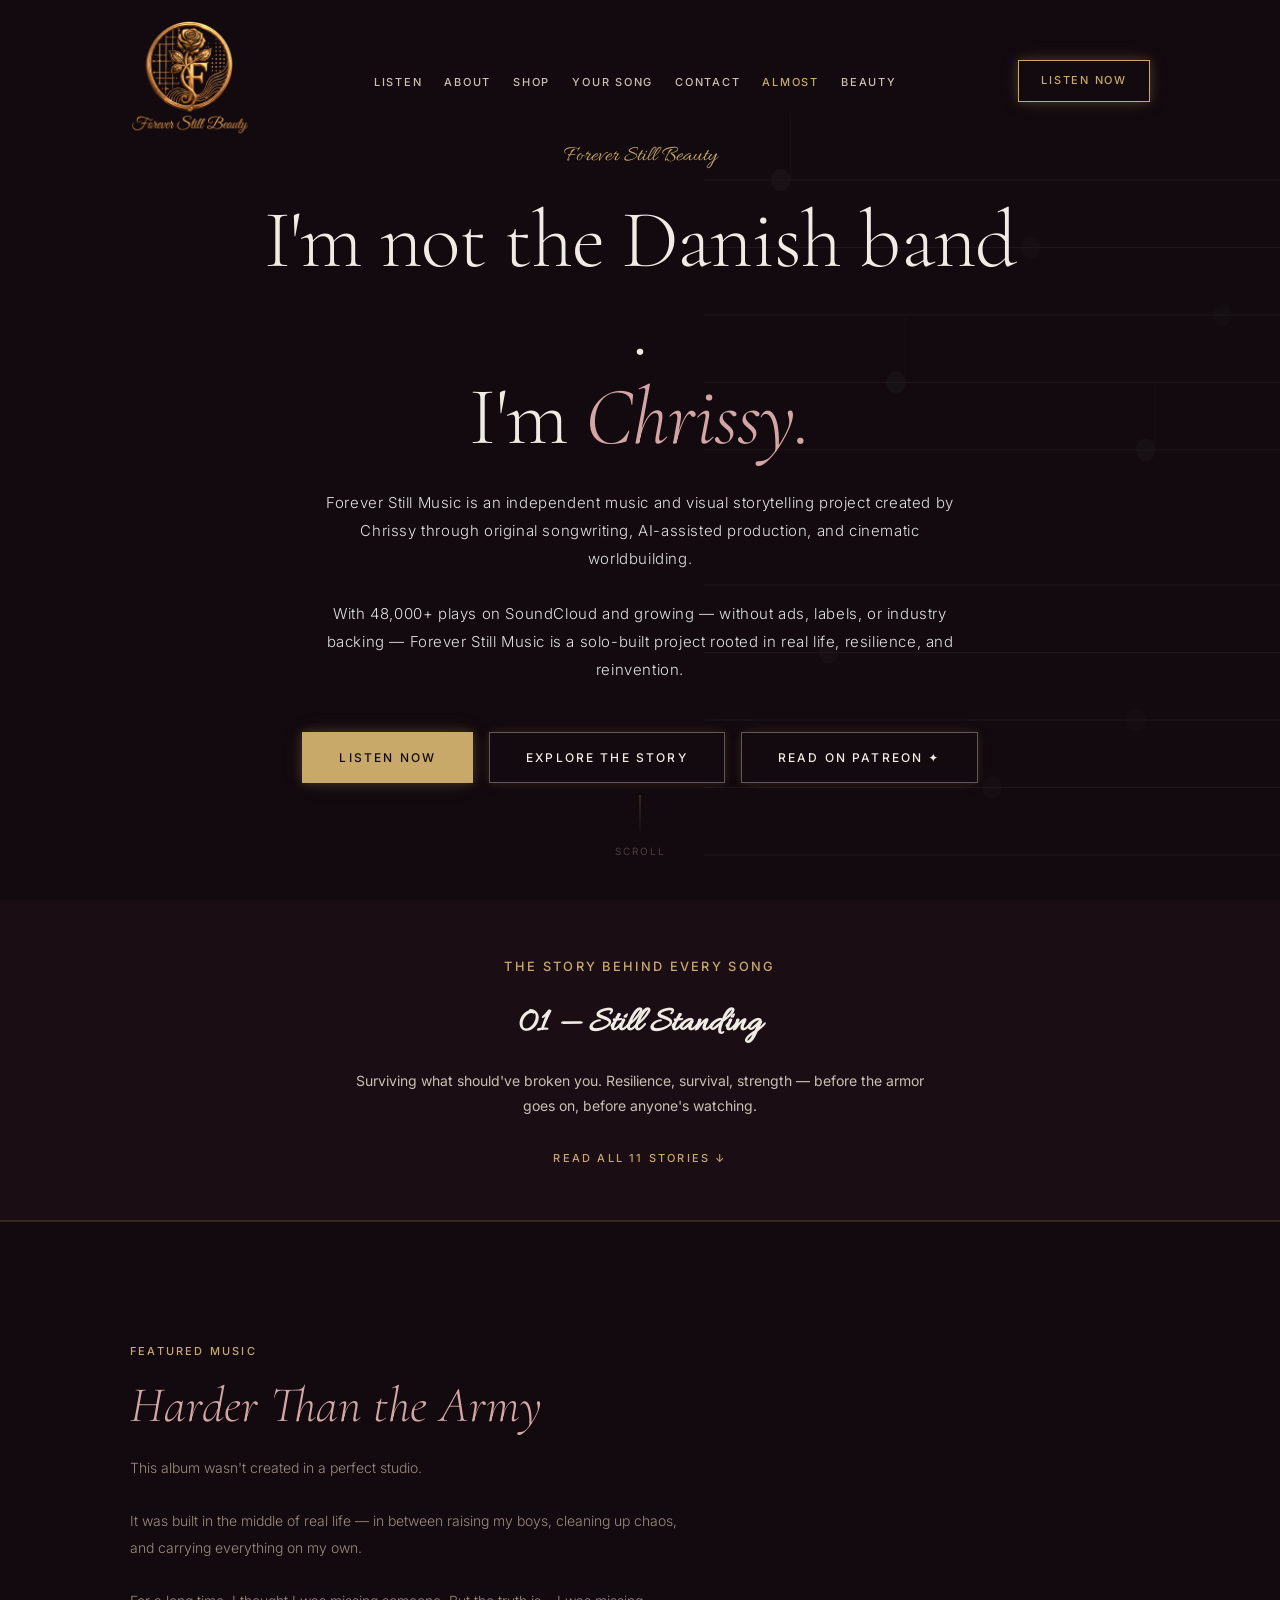
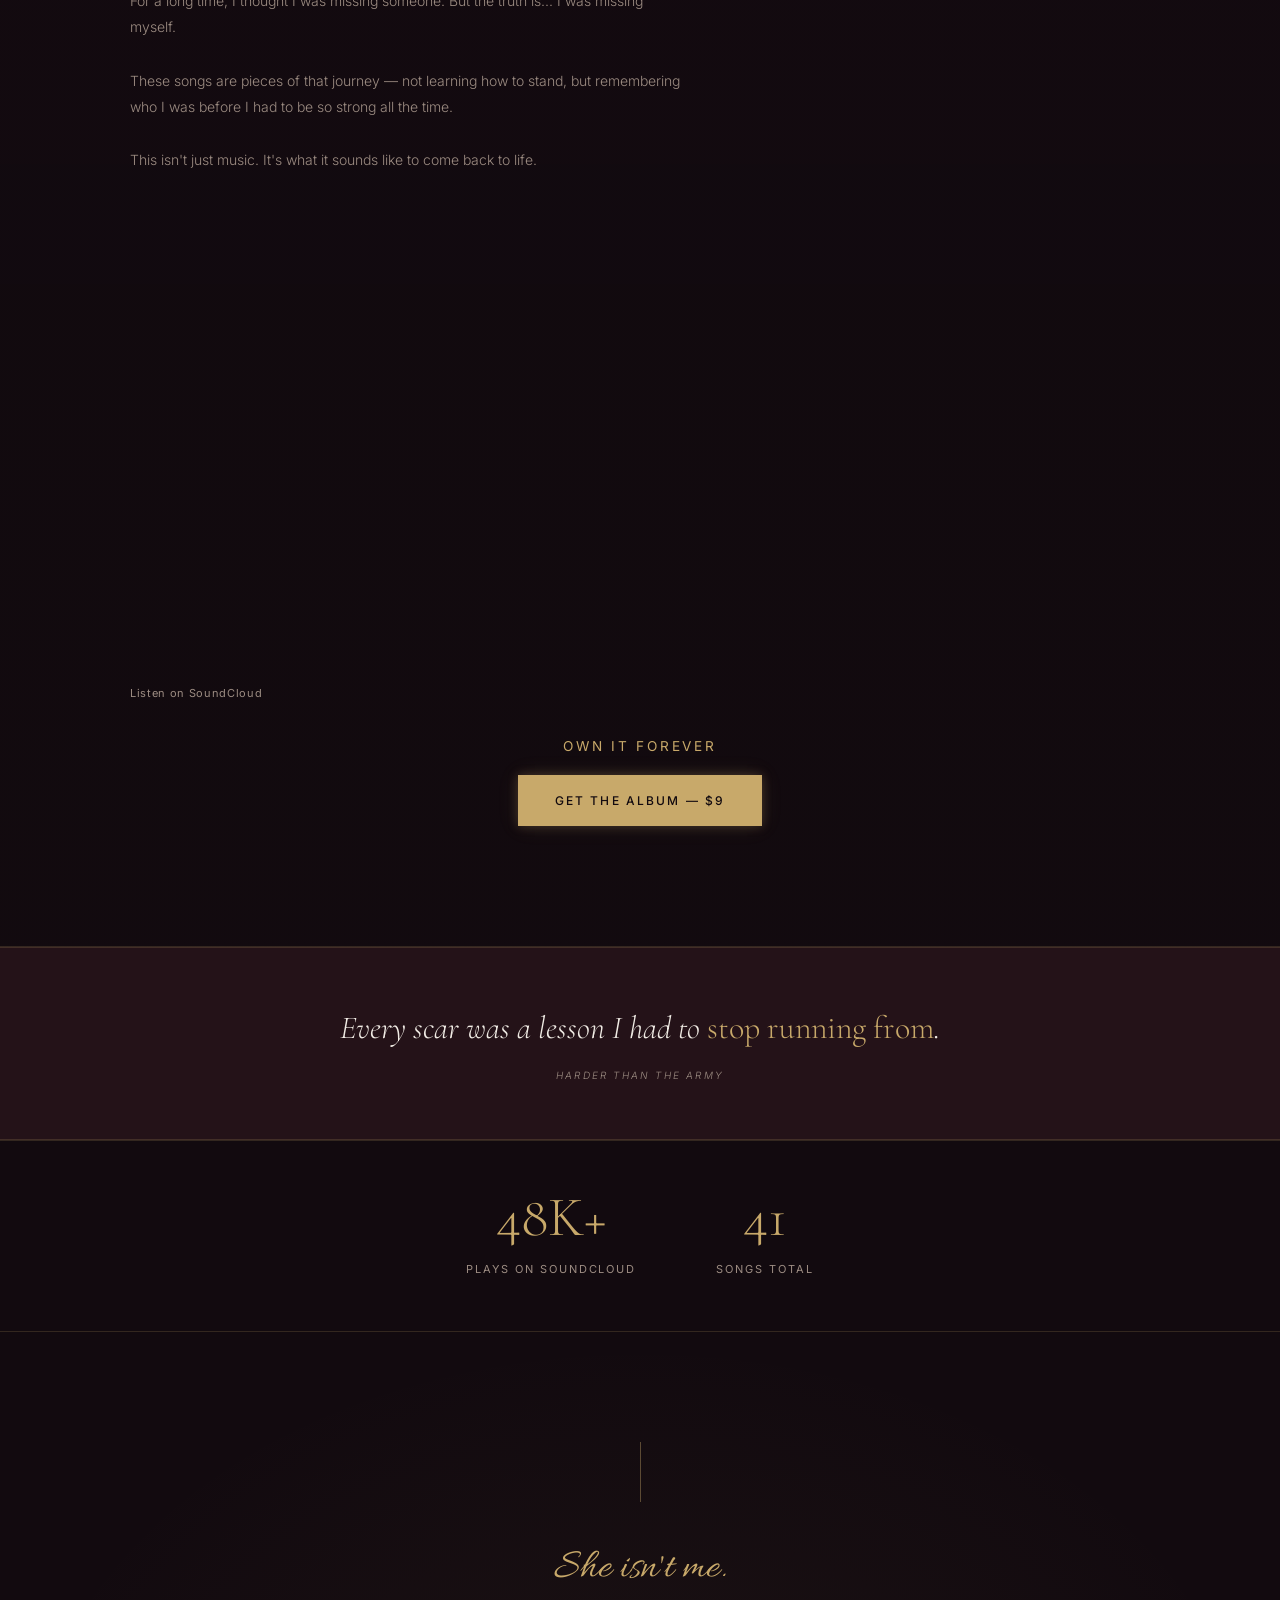
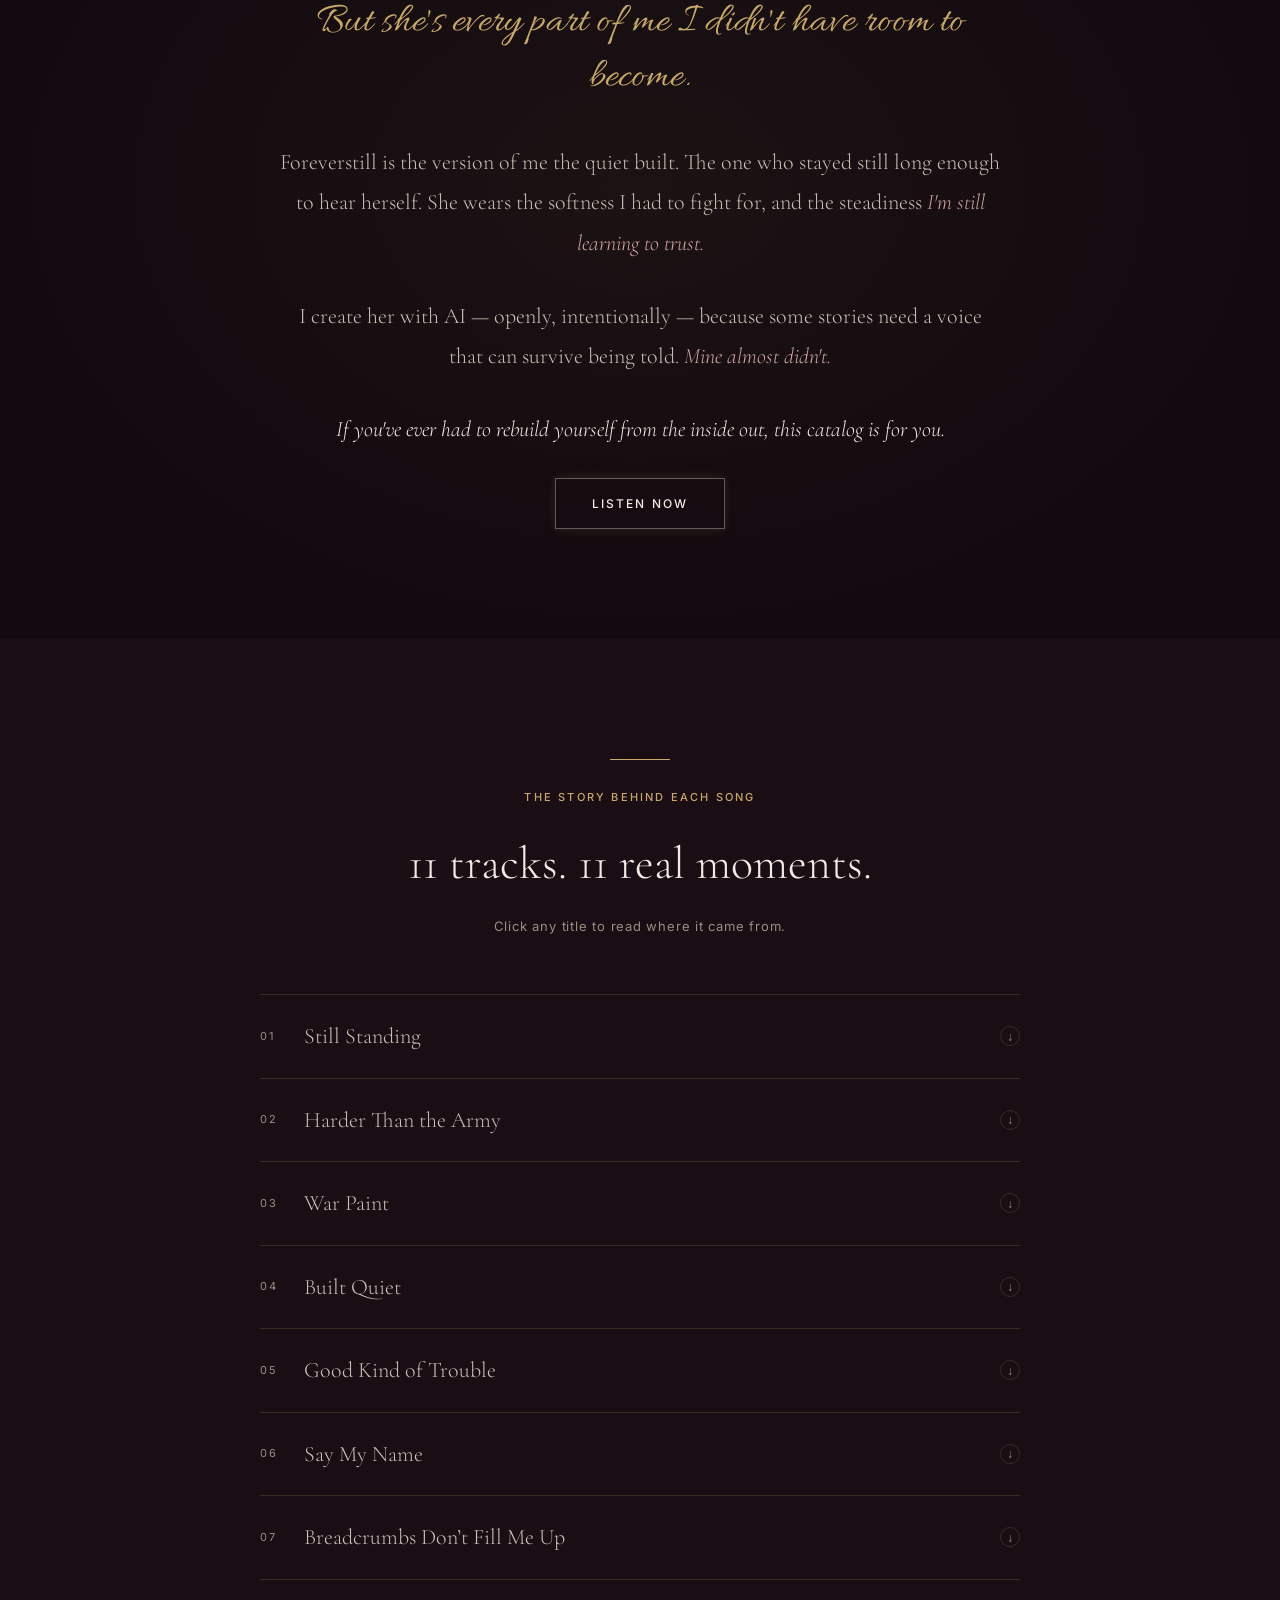
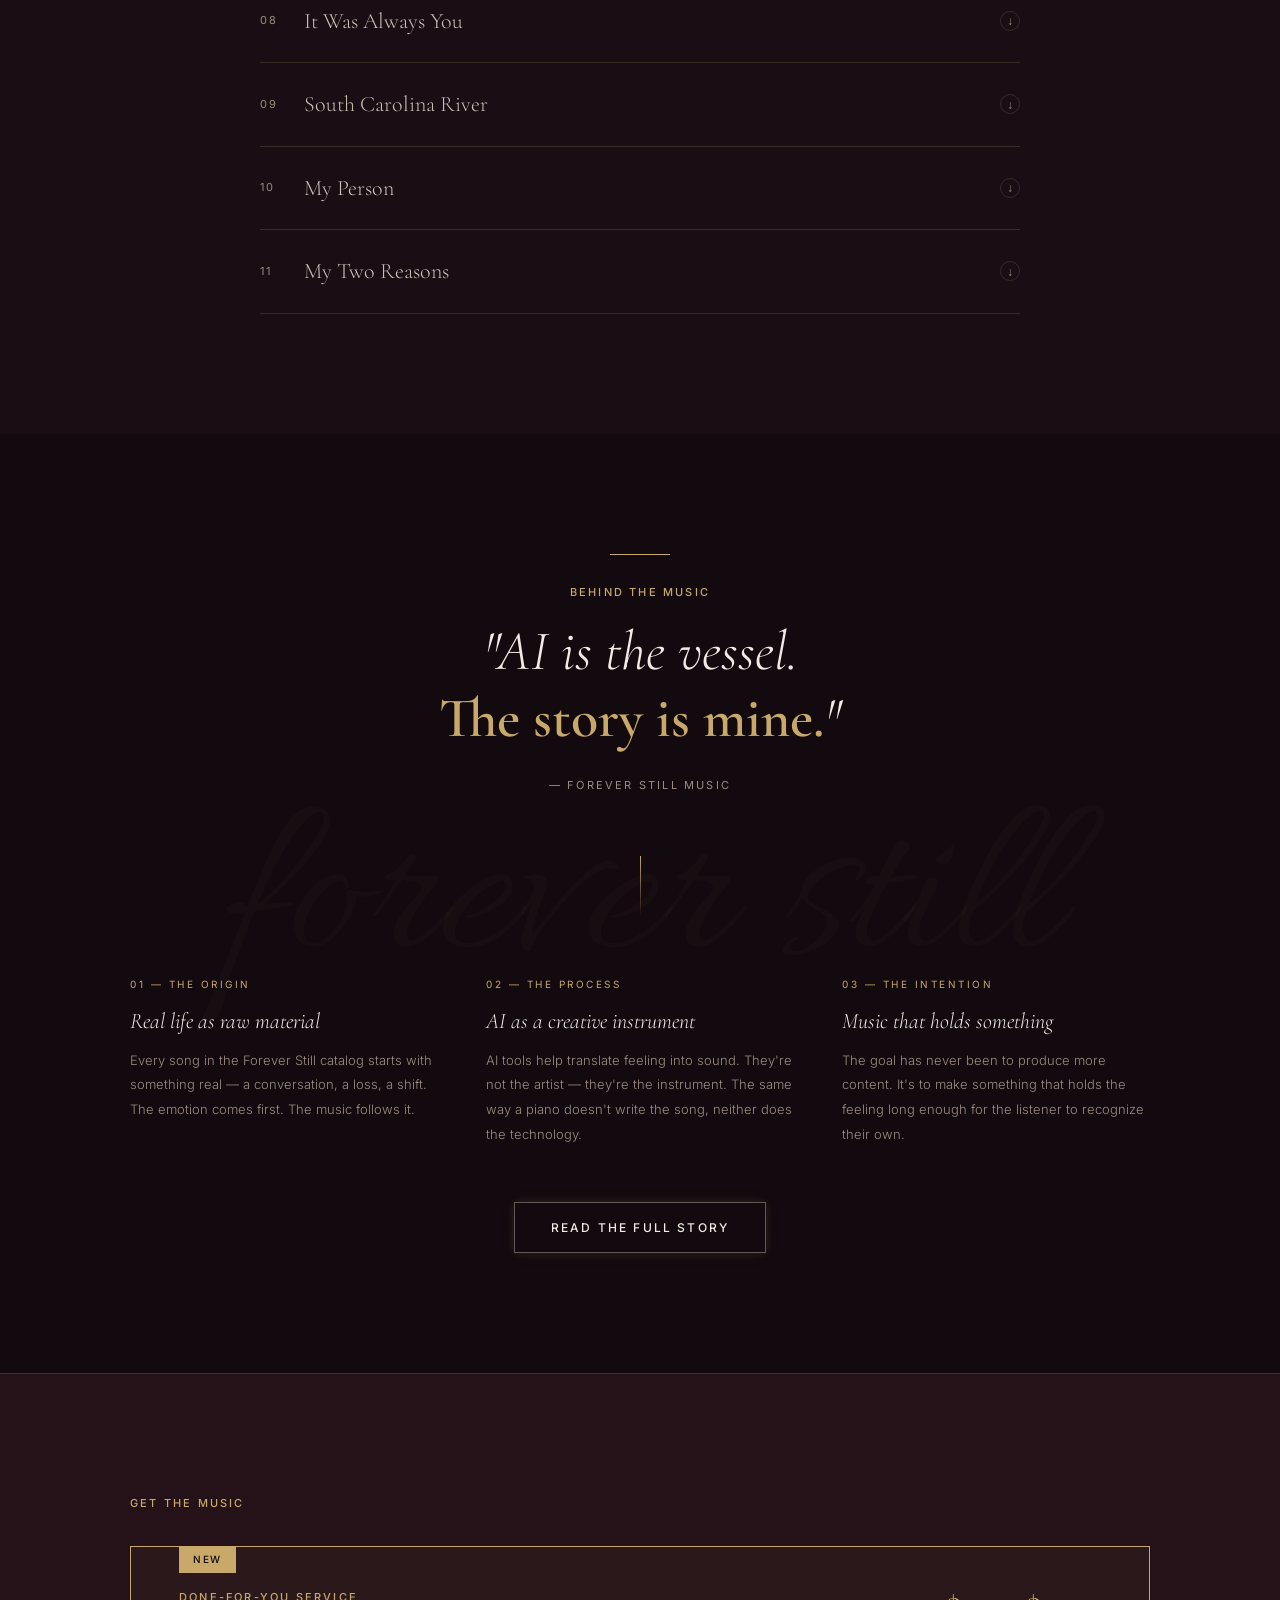
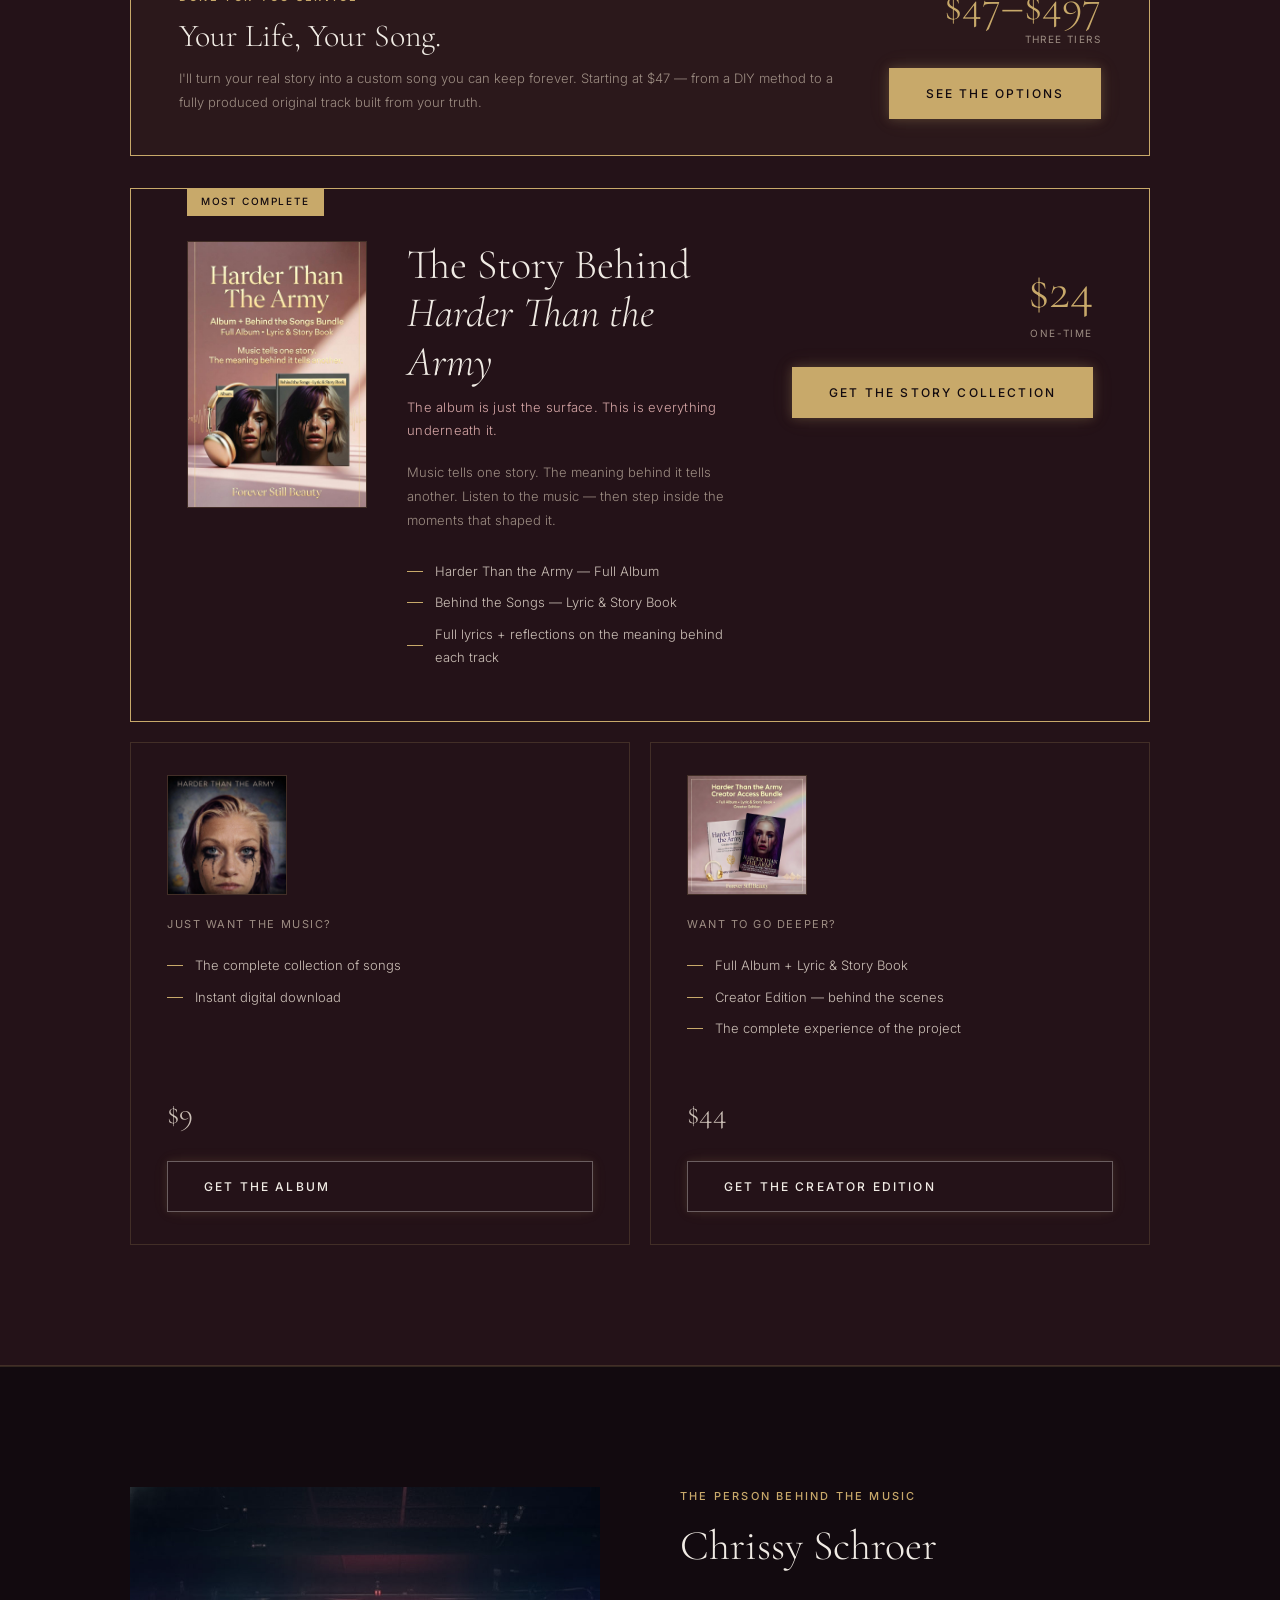
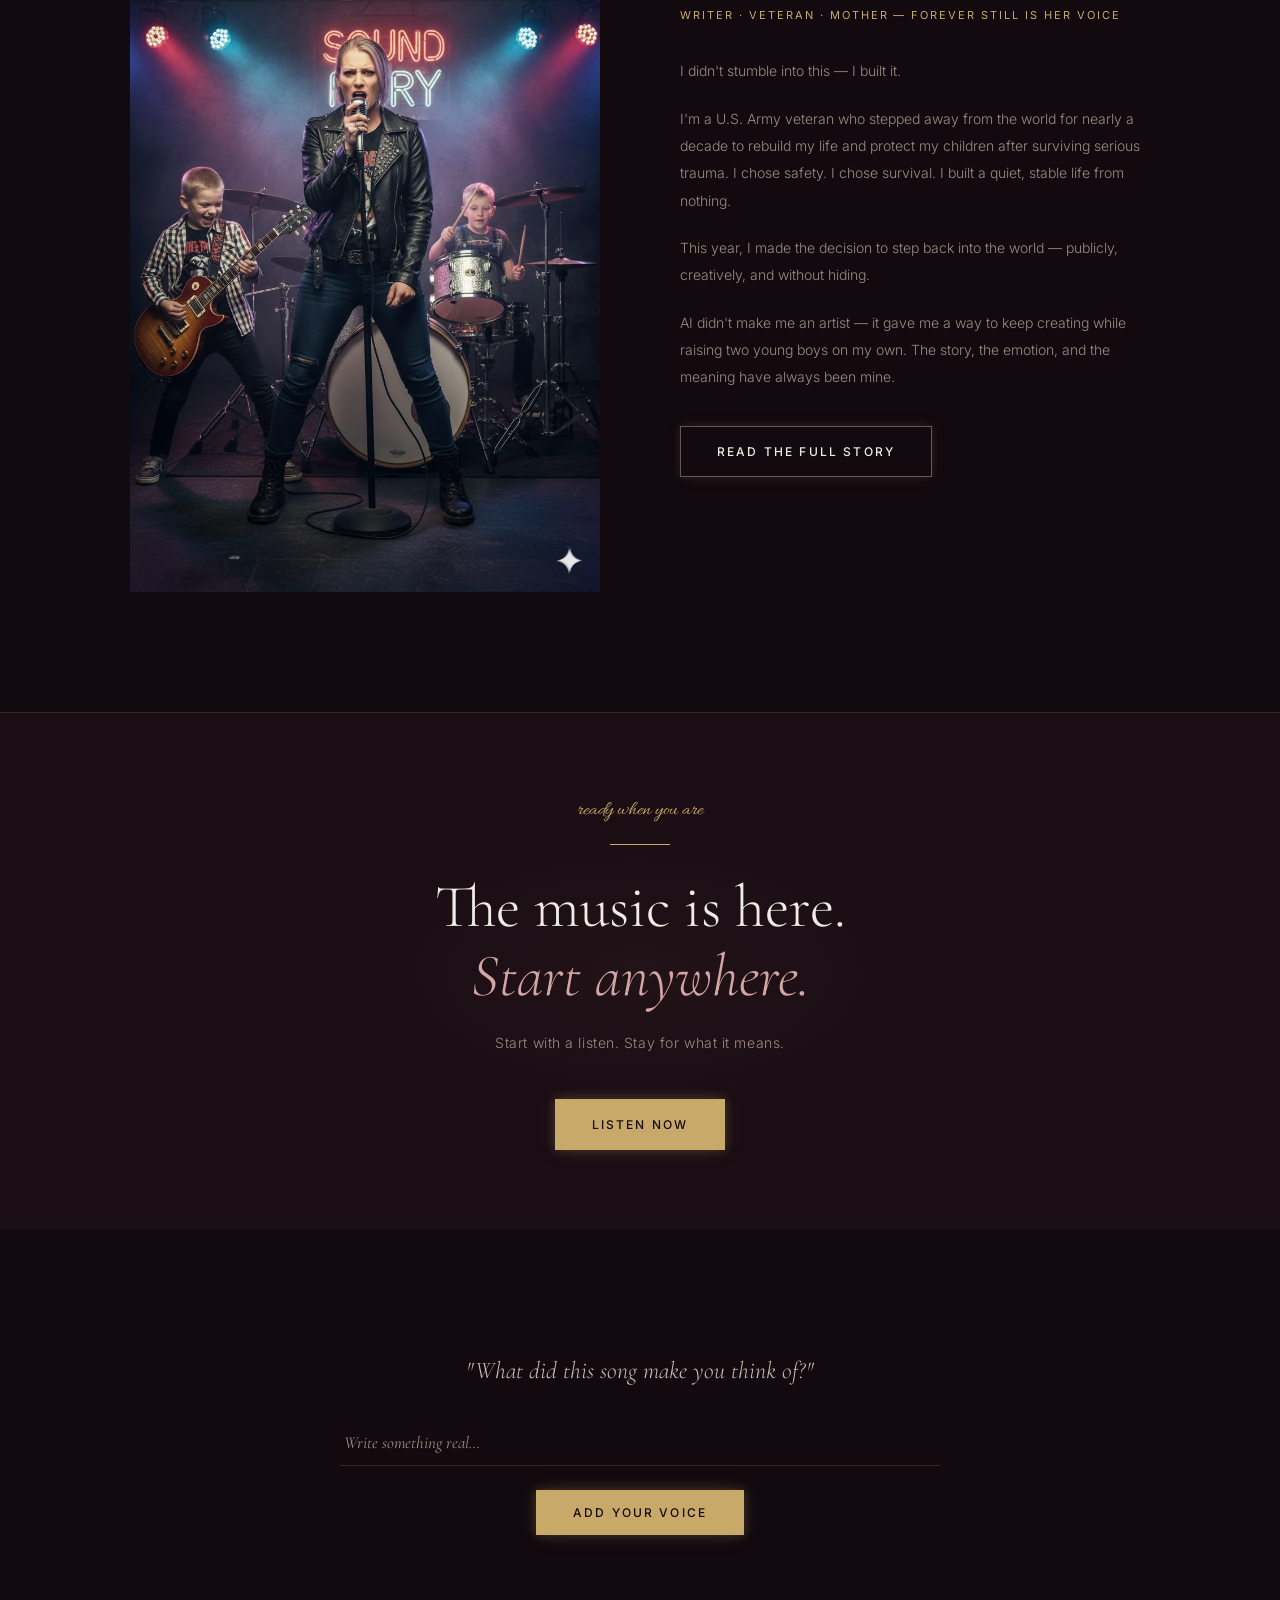
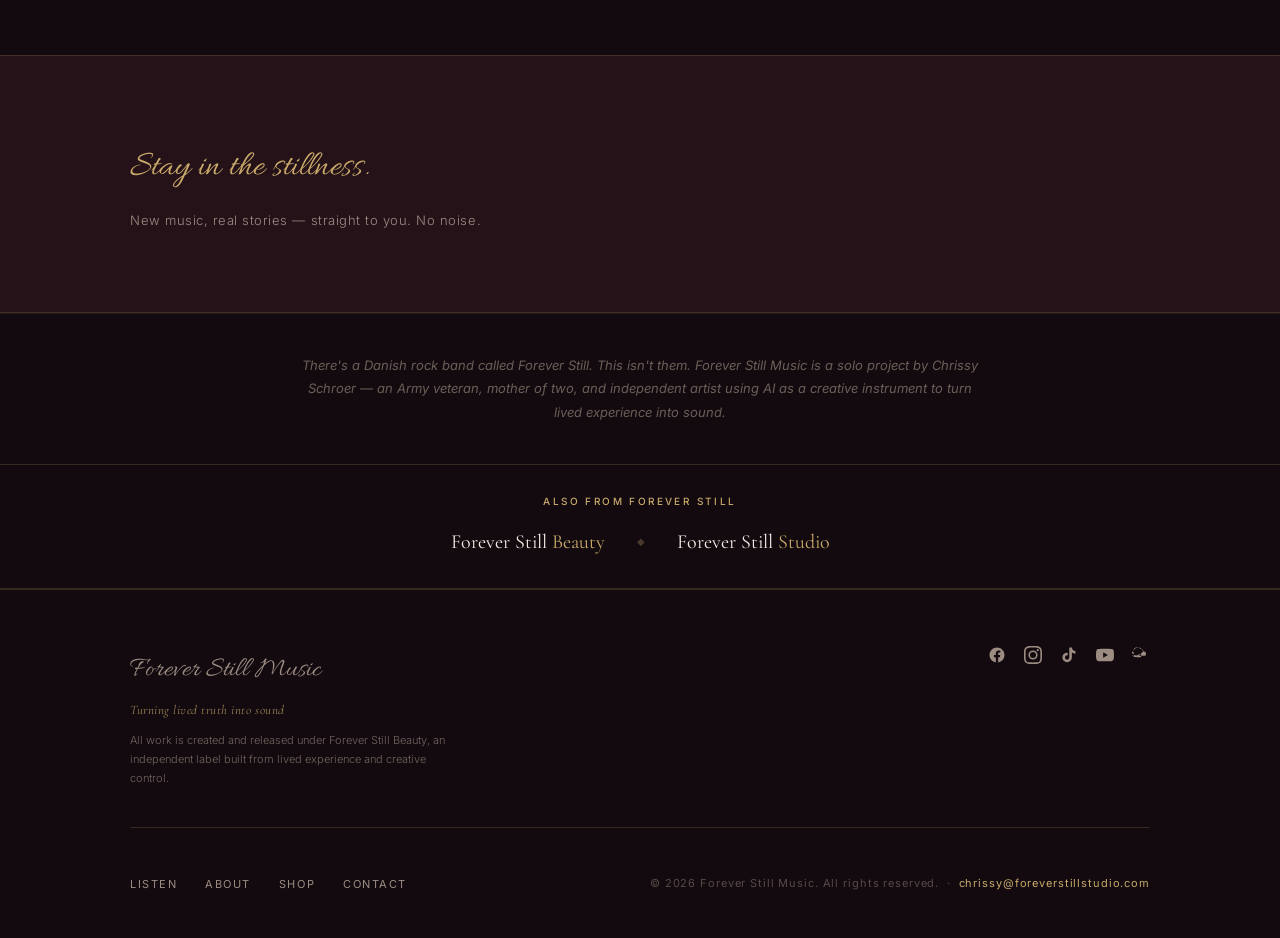
<file: index.html>
<!DOCTYPE html>
<html lang="en">
<head>
  <meta charset="UTF-8" />
  <meta name="msvalidate.01" content="E0C6E18F4C0CC4E89583FDD7A9A06F0D" />
  <meta name="viewport" content="width=device-width, initial-scale=1.0" />
  <title>Forever Still Music — Chrissy Schroer | Veteran-built, AI-assisted music</title>
  <meta name="description" content="Veteran-built, AI-assisted music by Chrissy Schroer. 11-track debut album, 41 songs. 48K+ plays — no label, no ads. (Not the Danish band.)">

  <!-- Open Graph -->
  <meta property="og:title" content="Forever Still Music — Chrissy Schroer">
  <meta property="og:description" content="Veteran-built, AI-assisted music. 48K+ plays. Not the Danish band.">
  <meta property="og:image" content="https://www.foreverstillbeauty.com/images/album-cover.jpg">
  <meta property="og:url" content="https://www.foreverstillbeauty.com/">
  <meta property="og:type" content="website">
  <meta property="og:site_name" content="Forever Still Music">
  <link rel="canonical" href="https://www.foreverstillbeauty.com/">

  <!-- Twitter -->
  <meta name="twitter:card" content="summary_large_image">
  <meta name="twitter:title" content="Forever Still Music — Chrissy Schroer">
  <meta name="twitter:description" content="Veteran-built, AI-assisted music. 11-track debut album. 41 songs in the full catalog.">
  <meta name="twitter:image" content="https://www.foreverstillbeauty.com/images/album-cover.jpg">

  <!-- Schema.org Structured Data -->
  <script type="application/ld+json">
  {
    "@context": "https://schema.org",
    "@type": "MusicGroup",
    "name": "Forever Still Music",
    "description": "Veteran-built, AI-assisted music by Chrissy Schroer. 11 tracks from real life.",
    "url": "https://www.foreverstillbeauty.com",
    "image": "https://www.foreverstillbeauty.com/images/album-cover.jpg",
    "foundingDate": "2026",
    "founder": {
      "@type": "Person",
      "name": "Chrissy Schroer"
    },
    "sameAs": [
      "https://open.spotify.com/artist/",
      "https://music.apple.com/"
    ]
  }
  </script>

  <script type="application/ld+json">
  {
    "@context": "https://schema.org",
    "@type": "Organization",
    "name": "Forever Still Music",
    "url": "https://www.foreverstillbeauty.com",
    "logo": "https://www.foreverstillbeauty.com/images/logo.png",
    "description": "Independent music project by Chrissy Schroer combining AI voice technology with real storytelling",
    "contactPoint": {
      "@type": "ContactPoint",
      "contactType": "Customer Support",
      "url": "https://www.foreverstillbeauty.com/contact.html"
    }
  }
  </script>

  <!-- MailerLite Universal -->
  <script>
    (function(w,d,e,u,f,l,n){w[f]=w[f]||function(){(w[f].q=w[f].q||[])
    .push(arguments);},l=d.createElement(e),l.async=1,l.src=u,
    n=d.getElementsByTagName(e)[0],n.parentNode.insertBefore(l,n);})
    (window,document,'script','https://assets.mailerlite.com/js/universal.js','ml');
    ml('account', '2173538');
  </script>
  <!-- End MailerLite Universal -->

  <!-- Fonts -->
  <link rel="preconnect" href="https://fonts.googleapis.com" />
  <link rel="preconnect" href="https://fonts.gstatic.com" crossorigin />
  <link rel="preload" href="https://fonts.googleapis.com/css2?family=Cormorant+Garamond:ital,wght@0,300;0,400;0,600;1,300;1,400&family=Playfair+Display:ital,wght@0,400;0,700;1,400&family=Libre+Baskerville:ital,wght@0,400;0,700;1,400&family=Allura&family=Inter:wght@300;400;500&display=swap" as="style" onload="this.onload=null;this.rel='stylesheet'">
  <noscript><link rel="stylesheet" href="https://fonts.googleapis.com/css2?family=Cormorant+Garamond:ital,wght@0,300;0,400;0,600;1,300;1,400&family=Playfair+Display:ital,wght@0,400;0,700;1,400&family=Libre+Baskerville:ital,wght@0,400;0,700;1,400&family=Allura&family=Inter:wght@300;400;500&display=swap"></noscript><style>
    /* ── Letter Float Animation ────────────────────────────────── */
    @keyframes charFloat {
      0%, 100% { transform: translateY(0px); }
      50%       { transform: translateY(-5px); }
    }
    .char {
      display: inline-block;
      animation: charFloat 3.2s ease-in-out infinite;
    }

    /* ── Nav Link Wave ─────────────────────────────────────────── */
    @keyframes navWave {
      0%, 100% { transform: translateY(0px); }
      50%       { transform: translateY(-3px); }
    }
    .nav__links li { animation: navWave 3.5s ease-in-out infinite; }
    .nav__links li:nth-child(1) { animation-delay: 0s; }
    .nav__links li:nth-child(2) { animation-delay: 0.18s; }
    .nav__links li:nth-child(3) { animation-delay: 0.36s; }
    .nav__links li:nth-child(4) { animation-delay: 0.54s; }
    .nav__links li:nth-child(5) { animation-delay: 0.72s; }
    .nav__links li:nth-child(6) { animation-delay: 0.90s; }

    /* ── Reset & Base ──────────────────────────────────────────── */
    *, *::before, *::after { box-sizing: border-box; margin: 0; padding: 0; }

    :root {
      --bg:          #120a0f;
      --bg-soft:     #1a0d14;
      --bg-warm:     #241218;
      --gold:        #C8A96A;
      --gold-dim:    #a8894a;
      --blush:       #d4a5a5;
      --rose:        #c4897a;
      --text:        #f0ebe4;
      --text-muted:  #9c8c82;
      --text-soft:   #cbbfb6;
      --rule:        rgba(200, 169, 106, 0.18);

      --font-display: 'Cormorant Garamond', Georgia, serif;
      --font-serif:   'Playfair Display', Georgia, serif;
      --font-body:    'Libre Baskerville', Georgia, serif;
      --font-script:  'Allura', cursive;
      --font-sans:    'Inter', system-ui, sans-serif;

      --max-w: 1100px;
      --section-gap: 120px;
    }

    html { scroll-behavior: smooth; }

    body {
      background-color: var(--bg);
      color: var(--text);
      font-family: var(--font-body);
      font-size: 17px;
      line-height: 1.75;
      -webkit-font-smoothing: antialiased;
    }

    img { display: block; max-width: 100%; }
    a { color: inherit; text-decoration: none; }

    /* ── Layout Utilities ──────────────────────────────────────── */
    .container {
      width: 100%;
      max-width: var(--max-w);
      margin: 0 auto;
      padding: 0 40px;
    }

    .section { padding: var(--section-gap) 0; }
    .section--tight { padding: 80px 0; }

    .rule {
      width: 60px;
      height: 1px;
      background: var(--gold);
      margin: 0 auto 28px;
    }
    .rule--left { margin-left: 0; }

    .eyebrow {
      font-family: var(--font-sans);
      font-size: 11px;
      font-weight: 500;
      letter-spacing: 0.2em;
      text-transform: uppercase;
      color: var(--gold);
      margin-bottom: 16px;
    }

    /* ── Buttons ───────────────────────────────────────────────── */
    .btn {
      display: inline-block;
      font-family: var(--font-sans);
      font-size: 12px;
      font-weight: 500;
      letter-spacing: 0.18em;
      text-transform: uppercase;
      padding: 14px 36px;
      border: 1px solid currentColor;
      transition: background 0.3s ease, color 0.3s ease, border-color 0.3s ease, box-shadow 0.4s ease;
      cursor: pointer;
    }

    .btn--primary {
      background: var(--gold);
      border-color: var(--gold);
      color: var(--bg);
      box-shadow: 0 0 10px rgba(200,169,106,0.25), 0 0 22px rgba(200,169,106,0.1);
    }
    .btn--primary:hover {
      background: transparent;
      color: var(--gold);
      box-shadow: 0 0 18px rgba(200,169,106,0.55), 0 0 44px rgba(200,169,106,0.22), inset 0 0 12px rgba(200,169,106,0.08);
    }

    .btn--ghost {
      background: transparent;
      border-color: rgba(240, 235, 228, 0.35);
      color: var(--text);
      box-shadow: 0 0 8px rgba(200,169,106,0.12), 0 0 18px rgba(200,169,106,0.06);
    }
    .btn--ghost:hover {
      border-color: var(--gold);
      color: var(--gold);
      box-shadow: 0 0 18px rgba(200,169,106,0.45), 0 0 44px rgba(200,169,106,0.18), inset 0 0 12px rgba(200,169,106,0.06);
    }

    /* ── Navigation ────────────────────────────────────────────── */
    @keyframes logoFloat {
      0%, 100% { transform: translateY(0px); }
      50%       { transform: translateY(-8px); }
    }

    .nav {
      position: fixed;
      top: 0; left: 0; right: 0;
      z-index: 100;
      padding: 16px 0;
      background: transparent;
      transition: background 0.5s ease, backdrop-filter 0.5s ease, padding 0.4s ease;
    }
    .nav.scrolled {
      background: rgba(18, 10, 15, 0.88);
      backdrop-filter: blur(18px);
      -webkit-backdrop-filter: blur(18px);
      padding: 10px 0;
      border-bottom: 1px solid var(--rule);
    }

    .nav__inner {
      display: flex;
      align-items: center;
      justify-content: space-between;
    }

    .nav__logo {
      font-family: var(--font-script);
      font-size: 28px;
      color: var(--text);
      letter-spacing: 0.02em;
      line-height: 1;
    }
    .nav__logo span { color: var(--gold); }

    /* floating gold logo */
    .nav__logo img {
      filter: sepia(0.6) saturate(1.8) hue-rotate(-8deg) brightness(0.92) contrast(1.05);
      animation: logoFloat 4s ease-in-out infinite;
      transition: filter 0.3s ease;
    }
    @media (max-width: 768px) {
      .nav__logo img { height: 80px !important; }
    }
    .nav__logo img:hover {
      filter: sepia(0.4) saturate(2.2) hue-rotate(-8deg) brightness(1.05) contrast(1.05);
    }

    .nav__links {
      display: flex;
      gap: 22px;
      list-style: none;
    }
    .nav__links a {
      font-family: var(--font-sans);
      font-size: 11px;
      font-weight: 500;
      letter-spacing: 0.16em;
      text-transform: uppercase;
      color: var(--text-soft);
      transition: color 0.2s ease;
    }
    .nav__links a:hover { color: var(--gold); }

    .nav__cta {
      font-family: var(--font-sans);
      font-size: 11px;
      font-weight: 500;
      letter-spacing: 0.16em;
      text-transform: uppercase;
      color: var(--gold);
      border: 1px solid var(--gold);
      padding: 10px 22px;
      transition: background 0.2s ease, color 0.2s ease, box-shadow 0.4s ease;
      box-shadow: 0 0 10px rgba(200,169,106,0.25), 0 0 22px rgba(200,169,106,0.1);
    }
    .nav__cta:hover { background: var(--gold); color: var(--bg); box-shadow: 0 0 18px rgba(200,169,106,0.55), 0 0 44px rgba(200,169,106,0.22); }

    /* hamburger */
    .nav__hamburger {
      display: none;
      flex-direction: column;
      gap: 5px;
      cursor: pointer;
      background: none;
      border: none;
      padding: 4px;
    }
    .nav__hamburger span {
      display: block;
      width: 24px;
      height: 1px;
      background: var(--text);
      transition: transform 0.3s ease, opacity 0.3s ease;
    }

    /* ── Hero ──────────────────────────────────────────────────── */
    .hero {
      position: relative;
      min-height: 100vh;
      display: flex;
      align-items: center;
      overflow: hidden;
      padding-top: 100px;
      padding-bottom: 80px;
    }

    .hero__bg {
      position: absolute;
      inset: 0;
      overflow: hidden;
      z-index: 0;
    }

    .hero__bg-video {
      position: absolute;
      inset: 0;
      width: 100%;
      height: 100%;
      object-fit: cover;
      object-position: center 25%;
    }

    /* Dialled-back overlay — just enough for text legibility */
    .hero__bg::before {
      content: '';
      position: absolute;
      inset: 0;
      z-index: 1;
      background:
        linear-gradient(to right, rgba(18,10,15,0.45) 30%, rgba(18,10,15,0.2) 100%),
        linear-gradient(to bottom, rgba(18,10,15,0.15) 0%, rgba(18,10,15,0.4) 100%);
    }

    /* ── 3D Particle Canvas ─────────────────────────────────────── */
    #heroParticles {
      position: absolute;
      inset: 0;
      z-index: 1;
      pointer-events: none;
      mix-blend-mode: screen;
    }

    /* Decorative score lines */
    .hero__lines {
      position: absolute;
      right: 0;
      top: 0;
      bottom: 0;
      width: 45%;
      pointer-events: none;
      overflow: hidden;
      opacity: 0.06;
    }
    .hero__lines svg { width: 100%; height: 100%; }

    .hero__content {
      position: relative;
      z-index: 2;
      max-width: 760px;
      margin: 0 auto;
      text-align: center;
    }

    .hero__script {
      font-family: var(--font-script);
      font-size: 22px;
      color: var(--gold);
      margin-bottom: 20px;
      display: block;
    }

    .hero__headline {
      font-family: var(--font-display);
      font-size: clamp(46px, 7vw, 82px);
      font-weight: 300;
      line-height: 1.08;
      letter-spacing: -0.01em;
      color: var(--text);
      margin-bottom: 28px;
    }
    .hero__headline em {
      font-style: italic;
      color: var(--blush);
    }

    .hero__sub {
      font-family: var(--font-sans);
      font-size: 15px;
      font-weight: 300;
      color: rgba(255,255,255,0.88);
      letter-spacing: 0.04em;
      line-height: 1.85;
      max-width: 640px;
      margin: 0 auto 48px;
    }

    .hero__ctas {
      display: flex;
      gap: 16px;
      flex-wrap: wrap;
      justify-content: center;
    }

    .hero__scroll {
      position: absolute;
      bottom: 40px;
      left: 50%;
      transform: translateX(-50%);
      display: flex;
      flex-direction: column;
      align-items: center;
      gap: 8px;
      opacity: 0.4;
      z-index: 2;
    }
    .hero__scroll span {
      font-family: var(--font-sans);
      font-size: 10px;
      letter-spacing: 0.2em;
      text-transform: uppercase;
      color: var(--text-muted);
    }
    .hero__scroll-line {
      width: 1px;
      height: 40px;
      background: linear-gradient(to bottom, var(--gold), transparent);
      animation: scrollPulse 2s ease-in-out infinite;
    }
    @keyframes scrollPulse {
      0%, 100% { opacity: 0.4; transform: scaleY(1); }
      50%       { opacity: 0.8; transform: scaleY(1.2); }
    }

    /* ── Featured Music ────────────────────────────────────────── */
    .music {
      position: relative;
      background:
        linear-gradient(rgba(18,10,15,0.68), rgba(18,10,15,0.72)),
        url('images/hero.jpg') left 35% / cover fixed;
      border-top: 1px solid var(--rule);
      border-bottom: 1px solid var(--rule);
    }

    .music__intro {
      max-width: 560px;
      margin-bottom: 48px;
    }

    .music__title {
      font-family: var(--font-display);
      font-size: clamp(32px, 4vw, 50px);
      font-weight: 300;
      line-height: 1.15;
      color: var(--text);
      margin-bottom: 20px;
    }
    .music__title em { font-style: italic; color: var(--blush); }

    .music__desc {
      font-family: var(--font-sans);
      font-size: 14px;
      font-weight: 300;
      color: var(--text-muted);
      line-height: 1.9;
      margin-bottom: 0;
    }

    /* Embed wrapper */
    .music__embed {
      width: 100%;
      overflow: hidden;
    }
    .music__embed iframe {
      width: 100%;
      display: block;
      border: none;
      overflow: hidden;
    }
    .music__embed-credit {
      margin-top: 12px;
      font-family: var(--font-sans);
      font-size: 11px;
      color: var(--text-muted);
      letter-spacing: 0.06em;
    }
    .music__embed-credit a {
      color: var(--text-muted);
      text-decoration: none;
      transition: color 0.2s ease;
    }
    .music__embed-credit a:hover { color: var(--gold); }

    /* ── Manifesto ─────────────────────────────────────────────── */
    .manifesto {
      padding: 110px 0;
      text-align: center;
      position: relative;
    }
    .manifesto::before {
      content: '';
      position: absolute;
      inset: 0;
      background: radial-gradient(ellipse at center, rgba(200,169,106,0.05) 0%, transparent 70%);
      pointer-events: none;
    }
    .manifesto__inner {
      max-width: 720px;
      margin: 0 auto;
    }
    .manifesto__opener {
      font-family: var(--font-script);
      font-size: clamp(28px, 4vw, 42px);
      color: var(--gold);
      line-height: 1.3;
      margin-bottom: 36px;
      display: block;
    }
    .manifesto__body {
      font-family: var(--font-display);
      font-size: clamp(17px, 2.2vw, 22px);
      font-weight: 300;
      line-height: 1.85;
      color: var(--text-soft);
      margin-bottom: 32px;
    }
    .manifesto__body em {
      font-style: italic;
      color: var(--blush);
    }
    .manifesto__close {
      font-family: var(--font-display);
      font-size: clamp(17px, 2.2vw, 22px);
      font-weight: 300;
      font-style: italic;
      color: var(--text);
      line-height: 1.85;
    }
    .manifesto__rule {
      width: 1px;
      height: 60px;
      background: var(--gold);
      opacity: 0.4;
      margin: 0 auto 40px;
    }

    /* ── Stats strip ──────────────────────────────────────────── */
    .stats {
      border-top: 1px solid var(--rule);
      border-bottom: 1px solid var(--rule);
      padding: 48px 0;
    }
    .stats__inner {
      display: flex;
      justify-content: center;
      gap: 80px;
      flex-wrap: wrap;
    }
    .stats__item {
      text-align: center;
    }
    .stats__num {
      font-family: var(--font-display);
      font-size: clamp(36px, 5vw, 56px);
      font-weight: 300;
      color: var(--gold);
      line-height: 1;
      display: block;
      margin-bottom: 8px;
    }
    .stats__label {
      font-family: var(--font-sans);
      font-size: 11px;
      letter-spacing: 0.18em;
      text-transform: uppercase;
      color: var(--text-muted);
    }

    /* ── Brand Story ───────────────────────────────────────────── */
    .story {
      text-align: center;
      position: relative;
      overflow: hidden;
    }

    .story__bg-text {
      position: absolute;
      top: 50%;
      left: 50%;
      transform: translate(-50%, -50%);
      font-family: var(--font-script);
      font-size: clamp(120px, 18vw, 240px);
      color: rgba(200, 169, 106, 0.03);
      white-space: nowrap;
      pointer-events: none;
      user-select: none;
      line-height: 1;
    }

    .story__content { position: relative; z-index: 2; }

    .story__quote {
      font-family: var(--font-display);
      font-size: clamp(28px, 4.5vw, 56px);
      font-weight: 300;
      font-style: italic;
      color: var(--text);
      line-height: 1.2;
      max-width: 760px;
      margin: 0 auto 24px;
    }
    .story__quote strong {
      font-style: normal;
      font-weight: 600;
      color: var(--gold);
    }

    .story__attribution {
      font-family: var(--font-sans);
      font-size: 11px;
      letter-spacing: 0.2em;
      text-transform: uppercase;
      color: var(--text-muted);
      margin-bottom: 60px;
    }

    .story__divider {
      width: 1px;
      height: 60px;
      background: linear-gradient(to bottom, var(--gold), transparent);
      margin: 0 auto 60px;
    }

    .story__body {
      display: grid;
      grid-template-columns: repeat(3, 1fr);
      gap: 48px;
      text-align: left;
      margin-bottom: 56px;
    }

    .story__pillar {}
    .story__pillar-num {
      font-family: var(--font-sans);
      font-size: 10px;
      letter-spacing: 0.25em;
      color: var(--gold);
      text-transform: uppercase;
      margin-bottom: 14px;
    }
    .story__pillar-heading {
      font-family: var(--font-display);
      font-size: 22px;
      font-weight: 300;
      font-style: italic;
      color: var(--text);
      margin-bottom: 12px;
      line-height: 1.3;
    }
    .story__pillar-text {
      font-family: var(--font-sans);
      font-size: 13px;
      font-weight: 300;
      color: var(--text-muted);
      line-height: 1.9;
    }

    /* ── Offer ─────────────────────────────────────────────────── */
    .offer {
      background: var(--bg-warm);
      border-top: 1px solid var(--rule);
      border-bottom: 1px solid var(--rule);
    }

    /* Primary card — full width, gold border */
    .offer__primary {
      border: 1px solid var(--gold);
      padding: 52px 56px;
      margin-bottom: 20px;
      display: grid;
      grid-template-columns: 1fr auto;
      gap: 48px;
      align-items: start;
      position: relative;
    }

    .offer__primary-badge {
      position: absolute;
      top: -1px;
      left: 56px;
      background: var(--gold);
      color: var(--bg);
      font-family: var(--font-sans);
      font-size: 10px;
      font-weight: 500;
      letter-spacing: 0.16em;
      text-transform: uppercase;
      padding: 5px 14px;
    }

    .offer__primary-title {
      font-family: var(--font-display);
      font-size: clamp(28px, 3.5vw, 42px);
      font-weight: 300;
      color: var(--text);
      line-height: 1.15;
      margin-bottom: 10px;
    }

    .offer__primary-sub {
      font-family: var(--font-sans);
      font-size: 13px;
      font-weight: 300;
      color: var(--blush);
      margin-bottom: 18px;
      letter-spacing: 0.02em;
    }

    .offer__primary-desc {
      font-family: var(--font-sans);
      font-size: 13px;
      font-weight: 300;
      color: var(--text-muted);
      line-height: 1.85;
      margin-bottom: 28px;
      max-width: 480px;
    }

    .offer__list {
      list-style: none;
      margin-bottom: 0;
      display: flex;
      flex-direction: column;
      gap: 9px;
    }
    .offer__list li {
      font-family: var(--font-sans);
      font-size: 13px;
      font-weight: 300;
      color: var(--text-soft);
      display: flex;
      align-items: center;
      gap: 12px;
    }
    .offer__list li::before {
      content: '';
      width: 16px;
      height: 1px;
      background: var(--gold);
      flex-shrink: 0;
    }

    .offer__primary-action {
      display: flex;
      flex-direction: column;
      align-items: flex-end;
      gap: 20px;
      padding-top: 24px;
      flex-shrink: 0;
    }

    .offer__price-block { text-align: right; }
    .offer__price-num {
      font-family: var(--font-display);
      font-size: 52px;
      font-weight: 300;
      color: var(--gold);
      line-height: 1;
      display: block;
    }
    .offer__price-label {
      font-family: var(--font-sans);
      font-size: 10px;
      letter-spacing: 0.16em;
      text-transform: uppercase;
      color: var(--text-muted);
    }

    /* Secondary cards row — two smaller cards side by side */
    .offer__secondary-row {
      display: grid;
      grid-template-columns: 1fr 1fr;
      gap: 20px;
    }

    .offer__secondary {
      border: 1px solid var(--rule);
      padding: 32px 36px;
      display: flex;
      flex-direction: column;
      gap: 0;
    }

    .offer__secondary-label {
      font-family: var(--font-sans);
      font-size: 11px;
      font-weight: 400;
      letter-spacing: 0.14em;
      text-transform: uppercase;
      color: var(--text-muted);
      margin-bottom: 20px;
    }

    .offer__secondary .offer__list { margin-bottom: 24px; flex: 1; }

    .offer__secondary-price {
      font-family: var(--font-display);
      font-size: 30px;
      font-weight: 300;
      color: var(--text-soft);
      margin-bottom: 20px;
      display: block;
    }

    @media (max-width: 900px) {
      .offer__primary {
        grid-template-columns: 1fr;
        padding: 44px 32px;
        gap: 32px;
      }
      .offer__primary-badge { left: 32px; }
      .offer__primary-action { align-items: flex-start; }
      .offer__price-block { text-align: left; }
      .offer__secondary-row { grid-template-columns: 1fr; }
    }

    @media (max-width: 560px) {
      .offer__primary { padding: 36px 24px; }
      .offer__primary-badge { left: 24px; }
      .offer__secondary { padding: 28px 24px; }
      .offer__primary [style*="grid-template-columns"] {
        grid-template-columns: 1fr !important;
      }
    }

    /* ── About ─────────────────────────────────────────────────── */
    .about {
      border-top: 1px solid var(--rule);
    }

    .about__inner {
      display: grid;
      grid-template-columns: 1fr 1fr;
      gap: 80px;
      align-items: start;
    }

    .about__image {
      position: relative;
    }

    .about__photo {
      width: 100%;
      display: block;
      object-fit: cover;
      object-position: top center;
      filter: grayscale(15%);
    }

    .about__copy {}

    .about__title {
      font-family: var(--font-display);
      font-size: clamp(28px, 3.5vw, 42px);
      font-weight: 300;
      color: var(--text);
      line-height: 1.15;
      margin-bottom: 36px;
    }

    .about__body {
      font-family: var(--font-sans);
      font-size: 14px;
      font-weight: 300;
      color: var(--text-muted);
      line-height: 1.95;
      display: flex;
      flex-direction: column;
      gap: 20px;
    }

    .about__body p { margin: 0; }

    @media (max-width: 900px) {
      .about__inner {
        grid-template-columns: 1fr;
        gap: 40px;
      }
      .about__photo {
        max-height: 500px;
        width: 100%;
      }
    }

    /* ── Final CTA ─────────────────────────────────────────────── */
    .final-cta {
      background: var(--bg-soft);
      border-top: 1px solid var(--rule);
      text-align: center;
      position: relative;
      overflow: hidden;
    }

    .final-cta__glow {
      position: absolute;
      top: 50%;
      left: 50%;
      transform: translate(-50%, -50%);
      width: 600px;
      height: 300px;
      background: radial-gradient(ellipse, rgba(200, 169, 106, 0.04) 0%, transparent 70%);
      pointer-events: none;
    }

    .final-cta__content { position: relative; z-index: 2; }

    .final-cta__script {
      font-family: var(--font-script);
      font-size: 20px;
      color: var(--gold);
      display: block;
      margin-bottom: 16px;
    }

    .final-cta__headline {
      font-family: var(--font-display);
      font-size: clamp(34px, 5vw, 60px);
      font-weight: 300;
      line-height: 1.15;
      color: var(--text);
      margin-bottom: 20px;
    }
    .final-cta__headline em { font-style: italic; color: var(--blush); }

    .final-cta__sub {
      font-family: var(--font-sans);
      font-size: 14px;
      font-weight: 300;
      color: var(--text-muted);
      margin-bottom: 44px;
      letter-spacing: 0.04em;
    }

    .final-cta__actions {
      display: flex;
      gap: 16px;
      justify-content: center;
      flex-wrap: wrap;
    }

    /* ── Lyric Rotator ─────────────────────────────────────────── */
    .lyric-strip {
      padding: 56px 0;
      text-align: center;
      background: var(--bg-warm);
      border-top: 1px solid var(--rule);
      border-bottom: 1px solid var(--rule);
      position: relative;
      overflow: hidden;
      min-height: 120px;
      display: flex;
      align-items: center;
    }
    .lyric-strip__inner { position: relative; width: 100%; }
    .lyric-strip__line {
      font-family: var(--font-display);
      font-size: clamp(20px, 3vw, 32px);
      font-style: italic;
      font-weight: 300;
      color: var(--text);
      max-width: 800px;
      margin: 0 auto;
      line-height: 1.5;
      opacity: 0;
      transition: opacity 0.8s ease;
    }
    .lyric-strip__line.visible { opacity: 1; }
    .lyric-strip__line em { color: var(--gold); font-style: normal; }
    .lyric-strip__tag {
      display: block;
      font-family: var(--font-sans);
      font-size: 10px;
      letter-spacing: 0.22em;
      text-transform: uppercase;
      color: var(--text-muted);
      margin-top: 16px;
    }

    /* ── Song Accordion ─────────────────────────────────────────── */
    .catalog { background: var(--bg-soft); }
    .catalog__header { text-align: center; margin-bottom: 56px; }
    .catalog__title {
      font-family: var(--font-display);
      font-size: clamp(28px, 4vw, 46px);
      font-weight: 300;
      color: var(--text);
      margin-bottom: 12px;
    }
    .catalog__sub {
      font-family: var(--font-sans);
      font-size: 13px;
      color: var(--text-muted);
      letter-spacing: 0.06em;
    }
    .track-list { max-width: 760px; margin: 0 auto; }
    .track-item { border-bottom: 1px solid var(--rule); }
    .track-item:first-child { border-top: 1px solid var(--rule); }
    .track-item__header {
      display: flex;
      align-items: center;
      justify-content: space-between;
      padding: 22px 0;
      cursor: pointer;
      gap: 16px;
    }
    .track-item__header:hover .track-item__title { color: var(--gold); }
    .track-item__num {
      font-family: var(--font-sans);
      font-size: 11px;
      color: var(--text-muted);
      letter-spacing: 0.14em;
      min-width: 28px;
    }
    .track-item__title {
      font-family: var(--font-display);
      font-size: clamp(17px, 2vw, 22px);
      font-weight: 300;
      color: var(--text-soft);
      flex: 1;
      transition: color 0.2s ease;
    }
    .track-item.open .track-item__title { color: var(--gold); }
    .track-item__arrow {
      width: 20px;
      height: 20px;
      border: 1px solid var(--rule);
      border-radius: 50%;
      display: flex;
      align-items: center;
      justify-content: center;
      flex-shrink: 0;
      transition: transform 0.35s ease, border-color 0.2s ease;
      color: var(--text-muted);
      font-size: 12px;
    }
    .track-item.open .track-item__arrow {
      transform: rotate(180deg);
      border-color: var(--gold);
      color: var(--gold);
    }
    .track-item__body {
      max-height: 0;
      overflow: hidden;
      transition: max-height 0.4s ease, padding 0.3s ease;
    }
    .track-item.open .track-item__body { max-height: 200px; padding-bottom: 24px; }
    .track-item__story {
      font-family: var(--font-body);
      font-size: 15px;
      font-weight: 300;
      color: var(--text-muted);
      line-height: 1.85;
      padding-left: 44px;
      border-left: 2px solid var(--rule);
      margin-left: 28px;
    }

    /* ── Fan Wall ───────────────────────────────────────────────── */
    .fan-wall { padding: var(--section-gap) 0; }
    .fan-wall__header { text-align: center; margin-bottom: 56px; }
    .fan-wall__title {
      font-family: var(--font-display);
      font-size: clamp(26px, 3.5vw, 42px);
      font-weight: 300;
      color: var(--text);
      margin-bottom: 12px;
    }
    .fan-wall__sub {
      font-family: var(--font-sans);
      font-size: 13px;
      color: var(--text-muted);
    }
    .fan-wall__grid {
      display: grid;
      grid-template-columns: repeat(auto-fill, minmax(260px, 1fr));
      gap: 20px;
      margin-bottom: 56px;
    }
    .fan-card {
      background: var(--bg-soft);
      border: 1px solid var(--rule);
      padding: 24px 28px;
      font-family: var(--font-display);
      font-size: 16px;
      font-style: italic;
      font-weight: 300;
      color: var(--text-soft);
      line-height: 1.65;
      opacity: 0;
      transform: translateY(12px);
      animation: fanCardIn 0.5s ease forwards;
    }
    .fan-card span {
      display: block;
      font-family: var(--font-sans);
      font-size: 10px;
      font-style: normal;
      letter-spacing: 0.14em;
      text-transform: uppercase;
      color: var(--gold);
      margin-top: 14px;
      opacity: 0.7;
    }
    @keyframes fanCardIn {
      to { opacity: 1; transform: translateY(0); }
    }
    .fan-wall__form {
      max-width: 600px;
      margin: 0 auto;
      text-align: center;
    }
    .fan-wall__prompt {
      font-family: var(--font-display);
      font-size: clamp(18px, 2.5vw, 24px);
      font-weight: 300;
      font-style: italic;
      color: var(--text-soft);
      margin-bottom: 28px;
    }
    .fan-wall__input {
      width: 100%;
      background: transparent;
      border: 1px solid var(--rule);
      border-top: none;
      border-left: none;
      border-right: none;
      color: var(--text);
      font-family: var(--font-display);
      font-size: 17px;
      font-style: italic;
      padding: 12px 4px;
      outline: none;
      transition: border-color 0.3s ease;
      margin-bottom: 24px;
      display: block;
    }
    .fan-wall__input::placeholder { color: var(--text-muted); }
    .fan-wall__input:focus { border-color: var(--gold); }
    .fan-wall__thanks {
      display: none;
      font-family: var(--font-script);
      font-size: 28px;
      color: var(--gold);
    }

    /* ── Footer ────────────────────────────────────────────────── */
    /* ── Email Capture ────────────────────────────────────────── */
    .capture {
      padding: 80px 0;
      background: var(--bg-warm);
      border-top: 1px solid var(--rule);
      border-bottom: 1px solid var(--rule);
    }
    .capture__inner {
      display: flex;
      align-items: center;
      justify-content: space-between;
      gap: 48px;
      flex-wrap: wrap;
    }
    .capture__text { flex: 1; min-width: 240px; }
    .capture__script {
      font-family: var(--font-script);
      font-size: 36px;
      color: var(--gold);
      display: block;
      margin-bottom: 10px;
    }
    .capture__sub {
      font-family: var(--font-sans);
      font-size: 13px;
      font-weight: 300;
      color: var(--text-muted);
      letter-spacing: 0.04em;
    }
    .capture__form { flex: 1; min-width: 280px; }

    /* Override MailerLite form styles to match brand */
    .capture__form .ml-form-embedWrapper,
    .capture__form .ml-embedded { width: 100% !important; }
    .capture__form input[type="email"] {
      background: rgba(240,235,228,0.06) !important;
      border: 1px solid var(--rule) !important;
      border-radius: 0 !important;
      color: var(--text) !important;
      font-family: var(--font-sans) !important;
      font-size: 14px !important;
      padding: 14px 18px !important;
      width: 100% !important;
      outline: none !important;
    }
    .capture__form input[type="email"]::placeholder { color: var(--text-muted) !important; }
    .capture__form input[type="email"]:focus { border-color: var(--gold) !important; }
    .capture__form button[type="submit"],
    .capture__form .ml-form-embedSubmit button {
      background: var(--gold) !important;
      border: none !important;
      border-radius: 0 !important;
      color: var(--bg) !important;
      font-family: var(--font-sans) !important;
      font-size: 11px !important;
      font-weight: 500 !important;
      letter-spacing: 0.18em !important;
      text-transform: uppercase !important;
      padding: 14px 32px !important;
      cursor: pointer !important;
      transition: background 0.2s !important;
      width: 100% !important;
      margin-top: 10px !important;
    }
    .capture__form button[type="submit"]:hover { background: #d4b87a !important; }

    @media (max-width: 700px) {
      .capture__inner { flex-direction: column; text-align: center; }
    }

    .footer {
      border-top: 1px solid var(--rule);
      padding: 56px 0 40px;
    }

    .footer__top {
      display: flex;
      align-items: flex-start;
      justify-content: space-between;
      gap: 32px;
      flex-wrap: wrap;
      margin-bottom: 40px;
      padding-bottom: 40px;
      border-bottom: 1px solid var(--rule);
    }

    .footer__brand {}

    .footer__logo {
      font-family: var(--font-script);
      font-size: 28px;
      color: var(--text-muted);
      display: block;
      margin-bottom: 4px;
    }

    .footer__tagline {
      font-family: var(--font-display);
      font-size: 13px;
      font-style: italic;
      color: var(--gold);
      opacity: 0.75;
      margin-bottom: 10px;
      letter-spacing: 0.04em;
    }

    .footer__label {
      font-family: var(--font-sans);
      font-size: 11px;
      font-weight: 300;
      color: var(--text-muted);
      max-width: 320px;
      line-height: 1.7;
      opacity: 0.7;
    }

    .footer__social {
      display: flex;
      gap: 18px;
      align-items: center;
    }

    .footer__social a {
      color: var(--text-muted);
      transition: color 0.2s ease;
      display: flex;
      align-items: center;
    }
    .footer__social a:hover { color: var(--gold); }
    .footer__social svg { width: 18px; height: 18px; fill: currentColor; }

    .footer__inner {
      display: flex;
      align-items: center;
      justify-content: space-between;
      gap: 24px;
      flex-wrap: wrap;
    }

    .footer__logo-sm {
      font-family: var(--font-script);
      font-size: 22px;
      color: var(--text-muted);
    }

    .footer__links {
      display: flex;
      gap: 28px;
      list-style: none;
    }
    .footer__links a {
      font-family: var(--font-sans);
      font-size: 11px;
      letter-spacing: 0.14em;
      text-transform: uppercase;
      color: var(--text-muted);
      transition: color 0.2s ease;
    }
    .footer__links a:hover { color: var(--gold); }

    .footer__copy {
      font-family: var(--font-sans);
      font-size: 11px;
      color: rgba(156, 140, 130, 0.5);
      letter-spacing: 0.08em;
    }

    /* ── Mobile Nav Drawer ─────────────────────────────────────── */
    .nav__drawer {
      display: none;
      position: fixed;
      top: 0; right: 0;
      width: 280px;
      height: 100vh;
      background: rgba(13, 11, 11, 0.97);
      backdrop-filter: blur(16px);
      border-left: 1px solid var(--rule);
      z-index: 200;
      padding: 80px 40px 40px;
      transform: translateX(100%);
      transition: transform 0.35s cubic-bezier(0.4, 0, 0.2, 1);
      flex-direction: column;
      gap: 8px;
    }
    .nav__drawer.open { transform: translateX(0); }
    .nav__drawer a {
      font-family: var(--font-sans);
      font-size: 13px;
      letter-spacing: 0.14em;
      text-transform: uppercase;
      color: var(--text-soft);
      padding: 14px 0;
      border-bottom: 1px solid rgba(255,255,255,0.05);
      display: block;
      transition: color 0.2s ease;
    }
    .nav__drawer a:hover { color: var(--gold); }
    .nav__close {
      position: absolute;
      top: 24px; right: 24px;
      background: none;
      border: none;
      color: var(--text-muted);
      cursor: pointer;
      font-size: 22px;
      line-height: 1;
    }

    /* ── Responsive ────────────────────────────────────────────── */
    @media (max-width: 900px) {
      :root { --section-gap: 80px; }
      .container { padding: 0 24px; }

      .nav__links, .nav__cta { display: none; }
      .nav__hamburger { display: flex; }
      .nav__drawer { display: flex; }

      .music__inner,
      .story__body { grid-template-columns: 1fr; gap: 48px; }

      .footer__inner { flex-direction: column; text-align: center; }
      .footer__links { flex-wrap: wrap; justify-content: center; }
    }

    @media (max-width: 560px) {
      :root { --section-gap: 64px; }
      .hero__ctas { flex-direction: column; }
      .btn { text-align: center; }
      .final-cta__actions { flex-direction: column; align-items: center; }
    }
  </style>
</head>

<body>

  <!-- ── Navigation ──────────────────────────────────────────── -->
  <nav class="nav" id="nav">
    <div class="container">
      <div class="nav__inner">
        <a href="/" class="nav__logo"><img src="images/logo.png" alt="Forever Still Music" style="height:130px;width:auto;display:block;padding:4px 0;"></a>
        <ul class="nav__links">
          <li><a href="#music">Listen</a></li>
          <li><a href="about.html">About</a></li>
          <li><a href="#offer">Shop</a></li>
          <li><a href="method.html">Your Song</a></li>
          <li><a href="contact.html">Contact</a></li>
          <li><a href="almost.html" style="color:var(--gold);">Almost</a></li>
          <li><a href="beauty.html">Beauty</a></li>
        </ul>
        <a href="#music" class="nav__cta">Listen Now</a>
        <button class="nav__hamburger" id="hamburger" aria-label="Open menu">
          <span></span><span></span><span></span>
        </button>
      </div>
    </div>
  </nav>

  <!-- Mobile Drawer -->
  <nav class="nav__drawer" id="drawer">
    <button class="nav__close" id="drawerClose">✕</button>
    <a href="#music">Listen</a>
    <a href="about.html">About</a>
    <a href="#offer">Shop</a>
    <a href="method.html">Your Song</a>
    <a href="contact.html">Contact</a>
    <a href="almost.html" style="color: var(--gold);">Almost</a>
    <a href="beauty.html">Beauty</a>
    <a href="#music" style="color: var(--gold); margin-top: 16px;">Listen Now →</a>
  </nav>

  <!-- ── Hero ────────────────────────────────────────────────── -->
  <section class="hero">
    <div class="hero__bg">
      <video
        class="hero__bg-video"
        src="images/flowerscrawl.mp4"
        autoplay
        muted
        playsinline
        aria-hidden="true"
      ></video>
    </div>

    <!-- 3D Particle Field -->
    <canvas id="heroParticles" aria-hidden="true"></canvas>

    <!-- Decorative music staff lines -->
    <div class="hero__lines" aria-hidden="true">
      <svg viewBox="0 0 600 800" preserveAspectRatio="none" xmlns="http://www.w3.org/2000/svg">
        <line x1="0" y1="160" x2="600" y2="160" stroke="white" stroke-width="0.8"/>
        <line x1="0" y1="220" x2="600" y2="220" stroke="white" stroke-width="0.8"/>
        <line x1="0" y1="280" x2="600" y2="280" stroke="white" stroke-width="0.8"/>
        <line x1="0" y1="340" x2="600" y2="340" stroke="white" stroke-width="0.8"/>
        <line x1="0" y1="400" x2="600" y2="400" stroke="white" stroke-width="0.8"/>
        <line x1="0" y1="520" x2="600" y2="520" stroke="white" stroke-width="0.8"/>
        <line x1="0" y1="580" x2="600" y2="580" stroke="white" stroke-width="0.8"/>
        <line x1="0" y1="640" x2="600" y2="640" stroke="white" stroke-width="0.8"/>
        <line x1="0" y1="700" x2="600" y2="700" stroke="white" stroke-width="0.8"/>
        <line x1="0" y1="760" x2="600" y2="760" stroke="white" stroke-width="0.8"/>
        <!-- Note dots -->
        <circle cx="80"  cy="160" r="10" fill="white" opacity="0.5"/>
        <circle cx="200" cy="340" r="10" fill="white" opacity="0.4"/>
        <circle cx="340" cy="220" r="10" fill="white" opacity="0.3"/>
        <circle cx="460" cy="400" r="10" fill="white" opacity="0.4"/>
        <circle cx="540" cy="280" r="10" fill="white" opacity="0.2"/>
        <circle cx="130" cy="580" r="10" fill="white" opacity="0.35"/>
        <circle cx="300" cy="700" r="10" fill="white" opacity="0.3"/>
        <circle cx="450" cy="640" r="10" fill="white" opacity="0.25"/>
        <!-- Stems -->
        <line x1="90"  y1="160" x2="90"  y2="100" stroke="white" stroke-width="0.8" opacity="0.5"/>
        <line x1="210" y1="340" x2="210" y2="280" stroke="white" stroke-width="0.8" opacity="0.4"/>
        <line x1="350" y1="220" x2="350" y2="160" stroke="white" stroke-width="0.8" opacity="0.3"/>
        <line x1="470" y1="400" x2="470" y2="340" stroke="white" stroke-width="0.8" opacity="0.4"/>
      </svg>
    </div>

    <div class="container">
      <div class="hero__content">
        <span class="hero__script">Forever Still Beauty</span>
        <h1 class="hero__headline">
          I'm not the Danish band.<br />
          I'm <em>Chrissy.</em>
        </h1>
        <p class="hero__sub">
          Forever Still Music is an independent music and visual storytelling project created by Chrissy through original songwriting, AI-assisted production, and cinematic worldbuilding.<br /><br />
With 48,000+ plays on SoundCloud and growing — without ads, labels, or industry backing — Forever Still Music is a solo-built project rooted in real life, resilience, and reinvention.
        </p>
        <div class="hero__ctas">
          <a href="#music" class="btn btn--primary">Listen Now</a>
          <a href="#story" class="btn btn--ghost">Explore the Story</a>
          <a href="https://www.patreon.com/cw/ForeverStillBeauty" target="_blank" rel="noopener" class="btn btn--ghost">Read on Patreon ✦</a>
        </div>
      </div>
    </div>

    <div class="hero__scroll" aria-hidden="true">
      <div class="hero__scroll-line"></div>
      <span>Scroll</span>
    </div>
  </section>

  <!-- ── Track Teaser ─────────────────────────────────────────── -->
  <section style="text-align:center;padding:56px 20px 48px;background:var(--bg-soft);border-bottom:1px solid var(--rule);">
    <p class="eyebrow" style="letter-spacing:0.18em;text-transform:uppercase;font-size:0.8rem;color:var(--gold);margin-bottom:16px;">The story behind every song</p>
    <h3 style="font-family:var(--font-script);font-size:2.2rem;color:var(--text);margin:0 0 12px;">01 — Still Standing</h3>
    <p style="max-width:600px;margin:0 auto 24px;font-family:var(--font-sans);font-size:14px;line-height:1.8;color:var(--text-soft);">Surviving what should've broken you. Resilience, survival, strength — before the armor goes on, before anyone's watching.</p>
    <a href="#catalog" style="color:var(--gold);text-decoration:none;font-family:var(--font-sans);font-size:11px;font-weight:500;letter-spacing:0.2em;text-transform:uppercase;">Read all 11 stories ↓</a>
  </section>

  <!-- ── Featured Music ───────────────────────────────────────── -->
  <section class="section music" id="music">
    <div class="container">

      <!-- Intro text -->
      <div class="music__intro">
        <p class="eyebrow">Featured Music</p>
        <h2 class="music__title"><em>Harder Than the Army</em></h2>
        <p class="music__desc">
          This album wasn't created in a perfect studio.<br><br>
          It was built in the middle of real life — in between raising my boys, cleaning up chaos,
          and carrying everything on my own.<br><br>
          For a long time, I thought I was missing someone.
          But the truth is... I was missing myself.<br><br>
          These songs are pieces of that journey — not learning how to stand,
          but remembering who I was before I had to be so strong all the time.<br><br>
          This isn't just music. It's what it sounds like to come back to life.
        </p>
      </div>

      <!-- SoundCloud Player -->
      <div class="music__embed">
        <iframe
          width="100%"
          height="450"
          scrolling="no"
          allow="autoplay"
          src="https://w.soundcloud.com/player/?url=https%3A//api.soundcloud.com/playlists/soundcloud%253Aplaylists%253A2210693447&color=%23C8A96A&auto_play=false&hide_related=true&show_comments=false&show_user=true&show_reposts=false&show_teaser=false&visual=true">
        </iframe>
        <div class="music__embed-credit">
          <a href="https://soundcloud.com/foreverstillbeauty" target="_blank" rel="noopener">Listen on SoundCloud</a>
        </div>
      </div>

      <!-- Available now -->
      <div style="text-align:center;padding:2rem 0 0;">
        <p style="font-family:var(--font-sans);font-size:0.85rem;letter-spacing:0.2em;text-transform:uppercase;color:var(--gold);margin-bottom:1rem;">Own it forever</p>
        <a href="https://payhip.com/b/01goR" target="_blank" rel="noopener" class="btn btn--primary">Get the Album — $9</a>
      </div>

    </div>
  </section>

  <!-- ── Lyric Rotator ───────────────────────────────────────── -->
  <div class="lyric-strip">
    <div class="container">
      <div class="lyric-strip__inner">
        <p class="lyric-strip__line" id="lyricLine"></p>
      </div>
    </div>
  </div>

  <!-- ── Stats ───────────────────────────────────────────────── -->
  <section class="stats">
    <div class="container">
      <div class="stats__inner">
        <div class="stats__item">
          <span class="stats__num">48K+</span>
          <span class="stats__label">Plays on SoundCloud</span>
        </div>
        <div class="stats__item">
          <span class="stats__num">41</span>
          <span class="stats__label">Songs Total</span>
        </div>
      </div>
    </div>
  </section>

  <!-- ── Manifesto ───────────────────────────────────────────── -->
  <section class="manifesto">
    <div class="container">
      <div class="manifesto__inner">
        <div class="manifesto__rule"></div>
        <span class="manifesto__opener">She isn't me.<br/>But she's every part of me I didn't have room to become.</span>
        <p class="manifesto__body">
          Foreverstill is the version of me the quiet built. The one who stayed still long enough to hear herself.
          She wears the softness I had to fight for, and the steadiness <em>I'm still learning to trust.</em>
        </p>
        <p class="manifesto__body">
          I create her with AI — openly, intentionally — because some stories need a voice that can survive being told.
          <em>Mine almost didn't.</em>
        </p>
        <p class="manifesto__close">
          If you've ever had to rebuild yourself from the inside out,
          this catalog is for you.
        </p>
        <a href="#music" class="btn btn--ghost" style="margin-top: 28px; display: inline-block;">Listen Now</a>
      </div>
    </div>
  </section>

  <!-- ── Song Story Accordion ────────────────────────────────── -->
  <section class="section catalog" id="catalog">
    <div class="container">
      <div class="catalog__header">
        <div class="rule"></div>
        <p class="eyebrow">The Story Behind Each Song</p>
        <h2 class="catalog__title">11 tracks. 11 real moments.</h2>
        <p class="catalog__sub">Click any title to read where it came from.</p>
      </div>
      <div class="track-list">

        <div class="track-item">
          <div class="track-item__header">
            <span class="track-item__num">01</span>
            <span class="track-item__title">Still Standing</span>
            <span class="track-item__arrow">↓</span>
          </div>
          <div class="track-item__body">
            <p class="track-item__story">Surviving what should've broken you. Resilience, survival, strength — before the armor goes on, before anyone's watching.</p>
          </div>
        </div>

        <div class="track-item">
          <div class="track-item__header">
            <span class="track-item__num">02</span>
            <span class="track-item__title">Harder Than the Army</span>
            <span class="track-item__arrow">↓</span>
          </div>
          <div class="track-item__body">
            <p class="track-item__story">The fight didn't end when I got out. This one is about the war that followed me home — the one no one gives you a discharge from.</p>
          </div>
        </div>

        <div class="track-item">
          <div class="track-item__header">
            <span class="track-item__num">03</span>
            <span class="track-item__title">War Paint</span>
            <span class="track-item__arrow">↓</span>
          </div>
          <div class="track-item__body">
            <p class="track-item__story">Getting dressed for battles no one sees. The rituals of showing up when everything in you wants to disappear.</p>
          </div>
        </div>

        <div class="track-item">
          <div class="track-item__header">
            <span class="track-item__num">04</span>
            <span class="track-item__title">Built Quiet</span>
            <span class="track-item__arrow">↓</span>
          </div>
          <div class="track-item__body">
            <p class="track-item__story">I rebuilt my life without anyone noticing. No announcement, no applause — just one quiet decision at a time until I was standing again.</p>
          </div>
        </div>

        <div class="track-item">
          <div class="track-item__header">
            <span class="track-item__num">05</span>
            <span class="track-item__title">Good Kind of Trouble</span>
            <span class="track-item__arrow">↓</span>
          </div>
          <div class="track-item__body">
            <p class="track-item__story">Choosing growth even when it costs everything. The moment you stop playing it safe and start becoming who you were supposed to be.</p>
          </div>
        </div>

        <div class="track-item">
          <div class="track-item__header">
            <span class="track-item__num">06</span>
            <span class="track-item__title">Say My Name</span>
            <span class="track-item__arrow">↓</span>
          </div>
          <div class="track-item__body">
            <p class="track-item__story">Wanting to be seen, not just needed. This is about the difference between being someone's everything and being no one's person.</p>
          </div>
        </div>

        <div class="track-item">
          <div class="track-item__header">
            <span class="track-item__num">07</span>
            <span class="track-item__title">Breadcrumbs Don’t Fill Me Up</span>
            <span class="track-item__arrow">↓</span>
          </div>
          <div class="track-item__body">
            <p class="track-item__story">Almost love isn’t enough anymore. Self-worth, letting go, and finally deciding you deserve more than someone who can’t quite choose you.</p>
          </div>
        </div>

        <div class="track-item">
          <div class="track-item__header">
            <span class="track-item__num">08</span>
            <span class="track-item__title">It Was Always You</span>
            <span class="track-item__arrow">↓</span>
          </div>
          <div class="track-item__body">
            <p class="track-item__story">Knowing it was real — even if it didn't last. Some love doesn't disappear just because it ended. This is that.</p>
          </div>
        </div>

        <div class="track-item">
          <div class="track-item__header">
            <span class="track-item__num">09</span>
            <span class="track-item__title">South Carolina River</span>
            <span class="track-item__arrow">↓</span>
          </div>
          <div class="track-item__body">
            <p class="track-item__story">Where everything changed and never went back. A place, a moment, a before-and-after line you can't uncross.</p>
          </div>
        </div>

        <div class="track-item">
          <div class="track-item__header">
            <span class="track-item__num">10</span>
            <span class="track-item__title">My Person</span>
            <span class="track-item__arrow">↓</span>
          </div>
          <div class="track-item__body">
            <p class="track-item__story">The one who stayed when everything fell apart. Not a love song — a loyalty song. For the person who showed up when it cost them something.</p>
          </div>
        </div>

        <div class="track-item">
          <div class="track-item__header">
            <span class="track-item__num">11</span>
            <span class="track-item__title">My Two Reasons</span>
            <span class="track-item__arrow">↓</span>
          </div>
          <div class="track-item__body">
            <p class="track-item__story">Why I kept going when I had nothing left. This one is for my boys — the whole reason the rest of the album exists.</p>
          </div>
        </div>

      </div>
    </div>
  </section>

  <!-- ── Brand Story ──────────────────────────────────────────── -->
  <section class="section story" id="story">
    <div class="story__bg-text" aria-hidden="true">forever still</div>
    <div class="container">
      <div class="story__content">
        <div class="rule"></div>
        <p class="eyebrow" style="text-align:center;">Behind the Music</p>
        <blockquote class="story__quote">
          "AI is the vessel.<br />
          <strong>The story is mine.</strong>"
        </blockquote>
        <p class="story__attribution">— Forever Still Music</p>

        <div class="story__divider"></div>

        <div class="story__body">
          <div class="story__pillar">
            <p class="story__pillar-num">01 &mdash; The Origin</p>
            <h3 class="story__pillar-heading">Real life as raw material</h3>
            <p class="story__pillar-text">
              Every song in the Forever Still catalog starts with something real — a conversation, a loss, a shift. The emotion comes first. The music follows it.
            </p>
          </div>
          <div class="story__pillar">
            <p class="story__pillar-num">02 &mdash; The Process</p>
            <h3 class="story__pillar-heading">AI as a creative instrument</h3>
            <p class="story__pillar-text">
              AI tools help translate feeling into sound. They're not the artist — they're the instrument. The same way a piano doesn't write the song, neither does the technology.
            </p>
          </div>
          <div class="story__pillar">
            <p class="story__pillar-num">03 &mdash; The Intention</p>
            <h3 class="story__pillar-heading">Music that holds something</h3>
            <p class="story__pillar-text">
              The goal has never been to produce more content. It's to make something that holds the feeling long enough for the listener to recognize their own.
            </p>
          </div>
        </div>

        <a href="about.html" class="btn btn--ghost">Read the Full Story</a>
      </div>
    </div>
  </section>

  <!-- ── Offer ────────────────────────────────────────────────── -->
  <section class="section offer" id="offer">
    <div class="container">
      <p class="eyebrow" style="margin-bottom:32px;">Get the Music</p>

      <!-- Your Life Your Song promo -->
      <div style="border:1px solid var(--gold);padding:36px 48px;margin-bottom:32px;display:flex;align-items:center;justify-content:space-between;gap:32px;flex-wrap:wrap;background:rgba(200,169,106,0.04);position:relative;overflow:hidden;">
        <div style="position:absolute;top:-1px;left:48px;background:var(--gold);color:var(--bg);font-family:var(--font-sans);font-size:10px;font-weight:500;letter-spacing:0.16em;text-transform:uppercase;padding:5px 14px;">New</div>
        <div style="flex:1;min-width:240px;">
          <p style="font-family:var(--font-sans);font-size:11px;font-weight:500;letter-spacing:0.2em;text-transform:uppercase;color:var(--gold);margin-bottom:10px;">Done-for-You Service</p>
          <h3 style="font-family:'Cormorant Garamond',Georgia,serif;font-size:clamp(22px,3vw,32px);font-weight:300;color:var(--text);line-height:1.2;margin-bottom:10px;">Your Life, Your Song.</h3>
          <p style="font-family:var(--font-sans);font-size:13px;font-weight:300;color:var(--text-muted);line-height:1.85;">I'll turn your real story into a custom song you can keep forever. Starting at $47 — from a DIY method to a fully produced original track built from your truth.</p>
        </div>
        <div style="flex-shrink:0;text-align:right;">
          <p style="font-family:'Cormorant Garamond',Georgia,serif;font-size:44px;font-weight:300;color:var(--gold);line-height:1;margin-bottom:4px;">$47–$497</p>
          <p style="font-family:var(--font-sans);font-size:10px;letter-spacing:0.14em;text-transform:uppercase;color:var(--text-muted);margin-bottom:20px;">Three tiers</p>
          <a href="method.html" class="btn btn--primary">See the Options</a>
        </div>
      </div>

      <!-- PRIMARY: Story Collection -->
      <div class="offer__primary">
        <span class="offer__primary-badge">Most Complete</span>

        <div style="display:grid; grid-template-columns: 180px 1fr; gap:40px; align-items:start;">
          <img src="images/lyricbundle.jpg" alt="Story Collection — lyric booklet cover" loading="lazy" style="width:100%; display:block; border:1px solid var(--rule);" />
          <div>
            <h2 class="offer__primary-title">The Story Behind <em>Harder Than the Army</em></h2>
            <p class="offer__primary-sub">The album is just the surface. This is everything underneath it.</p>
            <p class="offer__primary-desc">Music tells one story. The meaning behind it tells another. Listen to the music — then step inside the moments that shaped it.</p>
            <ul class="offer__list">
              <li>Harder Than the Army — Full Album</li>
              <li>Behind the Songs — Lyric &amp; Story Book</li>
              <li>Full lyrics + reflections on the meaning behind each track</li>
            </ul>
          </div>
        </div>

        <div class="offer__primary-action">
          <div class="offer__price-block">
            <span class="offer__price-num">$24</span>
            <span class="offer__price-label">One-time</span>
          </div>
          <a href="https://payhip.com/b/zPAKv" class="btn btn--primary" target="_blank" rel="noopener">Get the Story Collection</a>
        </div>
      </div>

      <!-- SECONDARY: Two smaller options -->
      <div class="offer__secondary-row">

        <!-- Just the album -->
        <div class="offer__secondary">
          <img src="images/album-cover.jpg" alt="Harder Than the Army — album cover" loading="lazy" style="width:100%; max-width:120px; display:block; margin-bottom:20px; border:1px solid var(--rule);" />
          <p class="offer__secondary-label">Just want the music?</p>
          <ul class="offer__list">
            <li>The complete collection of songs</li>
            <li>Instant digital download</li>
          </ul>
          <span class="offer__secondary-price" style="margin-top:auto; padding-top:24px;">$9</span>
          <a href="https://payhip.com/b/01goR" class="btn btn--ghost" target="_blank" rel="noopener">Get the Album</a>
        </div>

        <!-- Creator edition -->
        <div class="offer__secondary">
          <img src="images/creatorbundlepic.jpg" alt="Creator Edition cover" loading="lazy" style="width:100%; max-width:120px; display:block; margin-bottom:20px; border:1px solid var(--rule);" />
          <p class="offer__secondary-label">Want to go deeper?</p>
          <ul class="offer__list">
            <li>Full Album + Lyric &amp; Story Book</li>
            <li>Creator Edition — behind the scenes</li>
            <li>The complete experience of the project</li>
          </ul>
          <span class="offer__secondary-price" style="padding-top:24px;">$44</span>
          <a href="https://payhip.com/b/uwU0M" class="btn btn--ghost" target="_blank" rel="noopener">Get the Creator Edition</a>
        </div>

      </div>
    </div>
  </section>

  <!-- ── About ───────────────────────────────────────────────── -->
  <section class="section about" id="about">
    <div class="container">
      <div class="about__inner">

        <!-- Photo -->
        <div class="about__image">
          <img
            src="images/kids_band.jpg"
            alt="Chrissy Schroer on stage with her two sons"
            class="about__photo"
          />
        </div>

        <!-- Copy -->
        <div class="about__copy">
          <p class="eyebrow">The person behind the music</p>
          <h2 class="about__title">Chrissy Schroer</h2>
          <p style="font-family:var(--font-sans);font-size:11px;letter-spacing:0.18em;text-transform:uppercase;color:var(--gold);margin-bottom:32px;">Writer · Veteran · Mother — Forever Still is her voice</p>
          <div class="about__body">
            <p>I didn't stumble into this — I built it.</p>
            <p>I'm a U.S. Army veteran who stepped away from the world for nearly a decade to rebuild my life and protect my children after surviving serious trauma. I chose safety. I chose survival. I built a quiet, stable life from nothing.</p>
            <p>This year, I made the decision to step back into the world — publicly, creatively, and without hiding.</p>
            <p>AI didn't make me an artist — it gave me a way to keep creating while raising two young boys on my own. The story, the emotion, and the meaning have always been mine.</p>
          </div>
          <a href="about.html" class="btn btn--ghost" style="margin-top:36px; display:inline-block;">Read the Full Story</a>
        </div>

      </div>
    </div>
  </section>

  <!-- ── Final CTA ─────────────────────────────────────────────── -->
  <section class="section--tight final-cta">
    <div class="final-cta__glow" aria-hidden="true"></div>
    <div class="container">
      <div class="final-cta__content">
        <span class="final-cta__script">ready when you are</span>
        <div class="rule"></div>
        <h2 class="final-cta__headline">
          The music is here.<br />
          <em>Start anywhere.</em>
        </h2>
        <p class="final-cta__sub">Start with a listen. Stay for what it means.</p>
        <div class="final-cta__actions">
          <a href="#music" class="btn btn--primary">Listen Now</a>
        </div>
      </div>
    </div>
  </section>

  <!-- ── Fan Wall ────────────────────────────────────────────── -->
  <section class="fan-wall" id="fan-wall">
    <div class="container">
      <!-- TESTIMONIAL DISPLAY HIDDEN — RE-ENABLE WHEN 3+ REAL SUBMISSIONS COLLECTED -->
      <!--
      <div class="fan-wall__header">
        <div class="rule"></div>
        <p class="eyebrow">What listeners are feeling</p>
        <h2 class="fan-wall__title">This song made me think of…</h2>
        <p class="fan-wall__sub">Real moments from people who've been still long enough to listen.</p>
      </div>
      <div class="fan-wall__grid" id="fanGrid"></div>
      -->
      <div class="fan-wall__form">
        <p class="fan-wall__prompt">"What did this song make you think of?"</p>
        <input type="text" class="fan-wall__input" id="fanInput" placeholder="Write something real…" maxlength="120" />
        <button class="btn btn--primary" id="fanSubmit">Add Your Voice</button>
        <p class="fan-wall__thanks" id="fanThanks">Thank you. ✦</p>
      </div>
    </div>
  </section>

  <!-- ── Email Capture ───────────────────────────────────────── -->
  <section class="capture">
    <div class="container">
      <div class="capture__inner">
        <div class="capture__text">
          <span class="capture__script">Stay in the stillness.</span>
          <p class="capture__sub">New music, real stories — straight to you. No noise.</p>
        </div>
        <div class="capture__form">
          <div class="ml-embedded" data-form="aswWyA"></div>
        </div>
      </div>
    </div>
  </section>

  <!-- ── Footer ───────────────────────────────────────────────── -->
  <!-- ── Danish Band SEO Disambiguation ──────────────────────── -->
  <section style="background:#120a0f;padding:40px 40px;text-align:center;border-top:1px solid rgba(200,169,106,0.1);">
    <p style="font-family:'Inter',sans-serif;font-size:13px;font-style:italic;color:#6b5f58;max-width:680px;margin:0 auto;line-height:1.8;">
      There's a Danish rock band called Forever Still. This isn't them. Forever Still Music is a solo project by Chrissy Schroer — an Army veteran, mother of two, and independent artist using AI as a creative instrument to turn lived experience into sound.
    </p>
  </section>

  <!-- Also from Forever Still -->
  <section style="background:#120a0f;border-top:1px solid rgba(200,169,106,0.2);border-bottom:1px solid rgba(200,169,106,0.2);padding:28px 40px;text-align:center;">
    <p style="font-family:'Inter',sans-serif;font-size:10px;font-weight:500;letter-spacing:0.24em;text-transform:uppercase;color:#C8A96A;margin-bottom:14px;">Also from Forever Still</p>
    <div style="display:flex;align-items:center;justify-content:center;gap:32px;flex-wrap:wrap;">
      <a href="https://www.foreverstillbeauty.com" target="_blank" rel="noopener" style="font-family:'Cormorant Garamond',Georgia,serif;font-size:20px;font-weight:400;color:#f0ebe4;text-decoration:none;">Forever Still <span style="color:#C8A96A;">Beauty</span></a>
      <span style="color:rgba(200,169,106,0.3);font-size:10px;">◆</span>
      <a href="https://www.foreverstillstudio.com" target="_blank" rel="noopener" style="font-family:'Cormorant Garamond',Georgia,serif;font-size:20px;font-weight:400;color:#f0ebe4;text-decoration:none;">Forever Still <span style="color:#C8A96A;">Studio</span></a>
    </div>
  </section>

  <footer class="footer">
    <div class="container">

      <div class="footer__top">
        <div class="footer__brand">
          <a href="index.html" class="footer__logo">Forever Still Music</a>
          <p class="footer__tagline">Turning lived truth into sound</p>
          <p class="footer__label">All work is created and released under Forever Still Beauty, an independent label built from lived experience and creative control.</p>
        </div>
        <div class="footer__social">
          <!-- Facebook -->
          <a href="https://www.facebook.com/clschroer" target="_blank" rel="noopener" aria-label="Facebook">
            <svg viewBox="0 0 24 24" xmlns="http://www.w3.org/2000/svg"><path d="M22 12c0-5.523-4.477-10-10-10S2 6.477 2 12c0 4.991 3.657 9.128 8.438 9.878v-6.987H7.9v-2.89h2.538V9.845c0-2.506 1.492-3.89 3.777-3.89 1.094 0 2.238.195 2.238.195v2.46h-1.26c-1.243 0-1.63.771-1.63 1.562V12h2.773l-.443 2.89h-2.33v6.988C18.343 21.128 22 16.991 22 12z"/></svg>
          </a>
          <!-- Instagram -->
          <a href="https://www.instagram.com/chrissyraine/" target="_blank" rel="noopener" aria-label="Instagram">
            <svg viewBox="0 0 24 24" xmlns="http://www.w3.org/2000/svg"><path d="M12 2.163c3.204 0 3.584.012 4.85.07 3.252.148 4.771 1.691 4.919 4.919.058 1.265.069 1.645.069 4.849 0 3.205-.012 3.584-.069 4.849-.149 3.225-1.664 4.771-4.919 4.919-1.266.058-1.644.07-4.85.07-3.204 0-3.584-.012-4.849-.07-3.26-.149-4.771-1.699-4.919-4.92-.058-1.265-.07-1.644-.07-4.849 0-3.204.013-3.583.07-4.849.149-3.227 1.664-4.771 4.919-4.919 1.266-.057 1.645-.069 4.849-.069zm0-2.163c-3.259 0-3.667.014-4.947.072-4.358.2-6.78 2.618-6.98 6.98-.059 1.281-.073 1.689-.073 4.948 0 3.259.014 3.668.072 4.948.2 4.358 2.618 6.78 6.98 6.98 1.281.058 1.689.072 4.948.072 3.259 0 3.668-.014 4.948-.072 4.354-.2 6.782-2.618 6.979-6.98.059-1.28.073-1.689.073-4.948 0-3.259-.014-3.667-.072-4.947-.196-4.354-2.617-6.78-6.979-6.98-1.281-.059-1.69-.073-4.949-.073zm0 5.838a6.162 6.162 0 100 12.324 6.162 6.162 0 000-12.324zM12 16a4 4 0 110-8 4 4 0 010 8zm6.406-11.845a1.44 1.44 0 100 2.881 1.44 1.44 0 000-2.881z"/></svg>
          </a>
          <!-- TikTok -->
          <a href="https://www.tiktok.com/@foreverstillbeauty" target="_blank" rel="noopener" aria-label="TikTok">
            <svg viewBox="0 0 24 24" xmlns="http://www.w3.org/2000/svg"><path d="M19.59 6.69a4.83 4.83 0 01-3.77-4.25V2h-3.45v13.67a2.89 2.89 0 01-2.88 2.5 2.89 2.89 0 01-2.89-2.89 2.89 2.89 0 012.89-2.89c.28 0 .54.04.79.1V9.01a6.32 6.32 0 00-.79-.05 6.34 6.34 0 00-6.34 6.34 6.34 6.34 0 006.34 6.34 6.34 6.34 0 006.33-6.34V8.69a8.18 8.18 0 004.78 1.52V6.76a4.85 4.85 0 01-1.01-.07z"/></svg>
          </a>
          <!-- YouTube -->
          <a href="https://www.youtube.com/@foreverstillbeauty" target="_blank" rel="noopener" aria-label="YouTube">
            <svg viewBox="0 0 24 24" xmlns="http://www.w3.org/2000/svg"><path d="M23.498 6.186a3.016 3.016 0 00-2.122-2.136C19.505 3.545 12 3.545 12 3.545s-7.505 0-9.377.505A3.017 3.017 0 00.502 6.186C0 8.07 0 12 0 12s0 3.93.502 5.814a3.016 3.016 0 002.122 2.136c1.871.505 9.376.505 9.376.505s7.505 0 9.377-.505a3.015 3.015 0 002.122-2.136C24 15.93 24 12 24 12s0-3.93-.502-5.814zM9.545 15.568V8.432L15.818 12l-6.273 3.568z"/></svg>
          </a>
          <!-- SoundCloud -->
          <a href="https://soundcloud.com/foreverstillbeauty" target="_blank" rel="noopener" aria-label="SoundCloud">
            <svg viewBox="0 0 24 24" xmlns="http://www.w3.org/2000/svg"><path d="M1.175 12.225c-.017 0-.034.003-.05.006a.64.64 0 00-.496.635c0 .35.284.635.634.635h.012l.438-1.276h-.538zm1.502 0c-.068 0-.137.007-.203.02l-.355 1.256.355 1.054c.066.013.135.02.203.02a1.3 1.3 0 100-2.35zm2.302.14a1.159 1.159 0 00-1.158 1.16 1.159 1.159 0 102.317 0 1.16 1.16 0 00-1.159-1.16zm2.6-.508a1.667 1.667 0 100 3.335 1.667 1.667 0 000-3.335zm2.9-1.117a2.178 2.178 0 100 4.355 2.178 2.178 0 000-4.355zm4.6-3.84c-.21 0-.418.016-.624.046C13.956 3.82 11.514 2 8.65 2 6.73 2 4.997 2.756 3.72 3.986 3.02 4.657 2.5 5.494 2.193 6.426c-.135.003-.27.009-.404.02C.786 6.55 0 7.447 0 8.538c0 1.094.79 1.982 1.77 1.982h.405l.355-1.271-.355-1.065h-.405c-.49 0-.889-.398-.889-.888 0-.487.398-.885.888-.885.14 0 .274.034.393.095C2.23 6.3 2.19 6.09 2.19 5.87c0-1.5.8-2.814 2-3.55a4.92 4.92 0 012.46-.66c1.62 0 3.072.764 3.993 1.95.28-.065.573-.1.875-.1 2.073 0 3.752 1.68 3.752 3.752 0 .07-.002.14-.006.21.21-.053.433-.082.663-.082 1.52 0 2.752 1.232 2.752 2.752S18.65 12.894 17.13 12.894H9.08"/></svg>
          </a>
        </div>
      </div>

      <div class="footer__inner">
        <ul class="footer__links">
          <li><a href="#music">Listen</a></li>
          <li><a href="about.html">About</a></li>
          <li><a href="#offer">Shop</a></li>
          <li><a href="contact.html">Contact</a></li>
        </ul>
        <p class="footer__copy">&copy; 2026 Forever Still Music. All rights reserved. &nbsp;·&nbsp; <a href="mailto:chrissy@foreverstillstudio.com" style="color:var(--gold);text-decoration:none;">chrissy@foreverstillstudio.com</a></p>
      </div>

    </div>
  </footer>

  <!-- ── Scripts ──────────────────────────────────────────────── -->
  <script>
    // Sticky nav on scroll
    const nav = document.getElementById('nav');
    window.addEventListener('scroll', () => {
      nav.classList.toggle('scrolled', window.scrollY > 60);
    }, { passive: true });

    // Mobile drawer
    const hamburger = document.getElementById('hamburger');
    const drawer    = document.getElementById('drawer');
    const close     = document.getElementById('drawerClose');

    hamburger.addEventListener('click', () => drawer.classList.add('open'));
    close.addEventListener('click', () => drawer.classList.remove('open'));
    drawer.querySelectorAll('a').forEach(a =>
      a.addEventListener('click', () => drawer.classList.remove('open'))
    );

    // Smooth reveal on scroll (lightweight intersection observer)
    const reveals = document.querySelectorAll(
      '.hero__content, .music__intro, .music__embed, .story__quote, .story__body, .offer__primary, .offer__secondary-row, .about__image, .about__copy, .final-cta__content'
    );

    const io = new IntersectionObserver((entries) => {
      entries.forEach(entry => {
        if (entry.isIntersecting) {
          entry.target.style.opacity = '1';
          entry.target.style.transform = 'translateY(0)';
          io.unobserve(entry.target);
        }
      });
    }, { threshold: 0.12 });

    reveals.forEach(el => {
      el.style.opacity = '0';
      el.style.transform = 'translateY(24px)';
      el.style.transition = 'opacity 0.7s ease, transform 0.7s ease';
      io.observe(el);
    });

    // ── Letter-by-letter float animation ───────────────────────
    function animateLetters(selector) {
      document.querySelectorAll(selector).forEach(el => {
        let charIdx = 0;

        function processNode(node) {
          if (node.nodeType === Node.TEXT_NODE) {
            const frag = document.createDocumentFragment();
            for (const char of node.textContent) {
              if (/\s/.test(char)) {
                frag.appendChild(document.createTextNode(char));
              } else {
                const span = document.createElement('span');
                span.className = 'char';
                span.style.animationDelay = (charIdx * 0.055).toFixed(3) + 's';
                span.textContent = char;
                frag.appendChild(span);
                charIdx++;
              }
            }
            node.parentNode.replaceChild(frag, node);
          } else if (node.nodeType === Node.ELEMENT_NODE && node.tagName !== 'BR') {
            Array.from(node.childNodes).forEach(processNode);
          }
        }

        Array.from(el.childNodes).forEach(processNode);
      });
    }

    // Apply to hero headline + hero script text
    animateLetters('.hero__headline, .hero__script');

    // ── Lyric Rotator ──────────────────────────────────────────
    const lyrics = [
      { line: 'Every scar was a lesson I had to <em>stop running from</em>.', tag: 'Harder Than the Army' },
      { line: 'The quiet was the loudest thing I\'d ever had to <em>sit with</em>.', tag: 'Harder Than the Army' },
      { line: 'She stood still long enough to finally <em>hear herself</em>.', tag: 'Forever Still' },
      { line: 'Some goodbyes are the kindest thing love ever <em>did for me</em>.', tag: 'Harder Than the Army' },
    ];

    const lyricEl = document.getElementById('lyricLine');
    let lyricIdx = 0;

    function setLyric(idx) {
      lyricEl.innerHTML = lyrics[idx].line +
        '<span class="lyric-strip__tag">' + lyrics[idx].tag + '</span>';
    }

    // Show first lyric immediately
    setLyric(0);
    requestAnimationFrame(() => lyricEl.classList.add('visible'));

    setInterval(() => {
      lyricEl.classList.remove('visible');
      setTimeout(() => {
        lyricIdx = (lyricIdx + 1) % lyrics.length;
        setLyric(lyricIdx);
        lyricEl.classList.add('visible');
      }, 900);
    }, 5000);

    // ── Song Accordion ─────────────────────────────────────────
    document.querySelectorAll('.track-item__header').forEach(header => {
      header.addEventListener('click', () => {
        const item = header.closest('.track-item');
        const isOpen = item.classList.contains('open');
        // Close all
        document.querySelectorAll('.track-item').forEach(t => t.classList.remove('open'));
        // Open clicked one if it wasn't already open
        if (!isOpen) item.classList.add('open');
      });
    });

    // ── Fan Wall ───────────────────────────────────────────────
    const seeded = [
      { msg: 'My divorce. The whole album felt like someone had been in the room with me.', tag: '— anonymous listener' },
      { msg: 'The moment I stopped pretending I was okay.', tag: '— via website' },
      { msg: 'My mom. I couldn\'t explain why. I just sat there and cried.', tag: '— anonymous listener' },
      { msg: 'Every night I chose my kids over everything else and felt invisible for it.', tag: '— via website' },
      { msg: 'A version of myself I thought I\'d lost. This brought her back.', tag: '— anonymous listener' },
      { msg: 'The year I had to rebuild from nothing. This is exactly what that sounded like.', tag: '— via website' },
    ];

    const fanGrid = document.getElementById('fanGrid');

    function renderFanCards(cards) {
      fanGrid.innerHTML = '';
      cards.forEach((c, i) => {
        const div = document.createElement('div');
        div.className = 'fan-card';
        div.style.animationDelay = (i * 0.07) + 's';
        div.innerHTML = '“' + c.msg + '”<span>' + c.tag + '</span>';
        fanGrid.appendChild(div);
      });
    }

    const stored = JSON.parse(localStorage.getItem('fsm_fan_wall') || '[]');
    renderFanCards([...seeded, ...stored]);

    const fanInput  = document.getElementById('fanInput');
    const fanSubmit = document.getElementById('fanSubmit');
    const fanThanks = document.getElementById('fanThanks');

    fanSubmit.addEventListener('click', () => {
      const val = fanInput.value.trim();
      if (!val) return;
      const entry = { msg: val, tag: '— new listener' };
      const updated = [...stored, entry];
      localStorage.setItem('fsm_fan_wall', JSON.stringify(updated));
      renderFanCards([...seeded, ...updated]);
      fanInput.style.display = 'none';
      fanSubmit.style.display = 'none';
      fanThanks.style.display = 'block';
    });

    // ── 3D Hero Particle Field ─────────────────────────────────
    (function initParticles() {
      const canvas = document.getElementById('heroParticles');
      if (!canvas) return;
      const ctx = canvas.getContext('2d');
      const isMobile = window.innerWidth < 768;
      const COUNT = isMobile ? 180 : 520;
      const FOCAL = 520;

      let W, H, CX, CY;
      let rotX = 0, rotY = 0, rotZ = 0;
      let targetRotX = 0, targetRotY = 0;

      const COLORS = [
        '200,169,106','212,184,130','180,145,85',
        '240,220,160','255,200,100','220,190,120'
      ];

      function resize() {
        const dpr = Math.min(window.devicePixelRatio || 1, 2);
        const hero = canvas.parentElement;
        W = hero.offsetWidth; H = hero.offsetHeight;
        if (!W || !H) { W = window.innerWidth; H = window.innerHeight; }
        canvas.width  = W * dpr; canvas.height = H * dpr;
        canvas.style.width = W + 'px'; canvas.style.height = H + 'px';
        ctx.setTransform(dpr, 0, 0, dpr, 0, 0); // reset before scaling — prevents accumulation
        CX = W / 2; CY = H / 2;
      }

      function Star(isInit) {
        this.reset = function(rnd) {
          this.x = (Math.random() - 0.5) * 3200;
          this.y = (Math.random() - 0.5) * 3200;
          this.z = rnd ? (Math.random() - 0.5) * 2200 : 1600;
          this.sz    = Math.random() * 1.6 + 0.15;
          this.color = COLORS[Math.floor(Math.random() * COLORS.length)];
          this.op    = Math.random() * 0.75 + 0.2;
          this.ph    = Math.random() * Math.PI * 2;
          this.phSpd = Math.random() * 0.018 + 0.004;
          this.spd   = Math.random() * 0.4 + 0.06;
        };
        this.reset(isInit);

        this.update = function() {
          this.z  -= this.spd;
          this.ph += this.phSpd;
          if (this.z < -FOCAL - 300) this.reset(false);
        };

        this.draw = function() {
          let x = this.x, y = this.y, z = this.z;
          // rotY
          let cY = Math.cos(rotY), sY = Math.sin(rotY);
          let nx = x*cY + z*sY, nz = -x*sY + z*cY; x=nx; z=nz;
          // rotX
          let cX = Math.cos(rotX), sX = Math.sin(rotX);
          let ny = y*cX - z*sX, nz2 = y*sX + z*cX; y=ny; z=nz2;
          // autoZ
          let cZ = Math.cos(rotZ), sZ = Math.sin(rotZ);
          nx = x*cZ - y*sZ; ny = x*sZ + y*cZ; x=nx; y=ny;

          const depth = FOCAL + z;
          if (depth <= 1) return;
          const sc = FOCAL / depth;
          const px = x*sc + CX, py = y*sc + CY;
          if (px < -20||px > W+20||py < -20||py > H+20) return;

          const size  = this.sz * sc * 2.8;
          const twink = 0.55 + 0.45 * Math.sin(this.ph);
          const alpha = Math.min(1, this.op * sc * twink * 2.2);
          if (alpha < 0.02 || size < 0.1) return;

          ctx.beginPath();
          ctx.arc(px, py, Math.max(0.2, size), 0, Math.PI*2);
          ctx.fillStyle = `rgba(${this.color},${alpha})`;
          ctx.fill();

          if (size > 0.9) {
            const g = ctx.createRadialGradient(px,py,0, px,py,size*4.5);
            g.addColorStop(0, `rgba(${this.color},${alpha*0.4})`);
            g.addColorStop(1, `rgba(${this.color},0)`);
            ctx.beginPath();
            ctx.arc(px, py, size*4.5, 0, Math.PI*2);
            ctx.fillStyle = g;
            ctx.fill();
          }
        };
      }

      let stars = [];

      function init() {
        resize();
        stars = Array.from({length: COUNT}, () => new Star(true));
        window.addEventListener('resize', resize, {passive:true});
        document.addEventListener('mousemove', e => {
          targetRotY = ((e.clientX/window.innerWidth)  - 0.5) * 0.55;
          targetRotX = ((e.clientY/window.innerHeight) - 0.5) * 0.38;
        }, {passive:true});
        document.addEventListener('touchmove', e => {
          const t = e.touches[0];
          targetRotY = ((t.clientX/window.innerWidth)  - 0.5) * 0.3;
          targetRotX = ((t.clientY/window.innerHeight) - 0.5) * 0.2;
        }, {passive:true});
      }

      function animate() {
        ctx.clearRect(0, 0, W, H);
        rotX += (targetRotX - rotX) * 0.032;
        rotY += (targetRotY - rotY) * 0.032;
        rotZ += 0.00045;
        stars.forEach(s => { s.update(); s.draw(); });
        requestAnimationFrame(animate);
      }

      // Small delay ensures hero is fully painted before reading dimensions
      setTimeout(function() { init(); requestAnimationFrame(animate); }, 120);
    })();

    // ── 3D Card Tilt ──────────────────────────────────────────────
    (function init3DTilt() {
      const cards = document.querySelectorAll(
        '.track-item, .fan-card, .offer__card'
      );
      cards.forEach(card => {
        card.style.willChange = 'transform';
        card.addEventListener('mousemove', e => {
          const r = card.getBoundingClientRect();
          const x = (e.clientX - r.left) / r.width  - 0.5;
          const y = (e.clientY - r.top)  / r.height - 0.5;
          card.style.transition = 'transform 0.08s ease';
          card.style.transform  =
            `perspective(900px) rotateX(${-y*14}deg) rotateY(${x*14}deg) scale(1.025)`;
          card.style.boxShadow  =
            `${-x*12}px ${-y*12}px 28px rgba(200,169,106,0.18)`;
        });
        card.addEventListener('mouseleave', () => {
          card.style.transition = 'transform 0.55s ease, box-shadow 0.55s ease';
          card.style.transform  = 'perspective(900px) rotateX(0deg) rotateY(0deg) scale(1)';
          card.style.boxShadow  = '';
        });
      });
    })();

    // Fix stale MailerLite success message date
    const fixMLDate = new MutationObserver((mutations, observer) => {
      document.querySelectorAll('.ml-form-successBody, .ml-subscribe-form-success').forEach(el => {
        if (/march\s+27(th)?/i.test(el.innerHTML)) {
          el.innerHTML = el.innerHTML.replace(/march\s+27(th)?/gi, 'July 3rd');
          observer.disconnect(); // done — stop watching
        }
      });
    });
    fixMLDate.observe(document.body, { childList: true, subtree: true });
  </script>
</body>
</html>
</file>
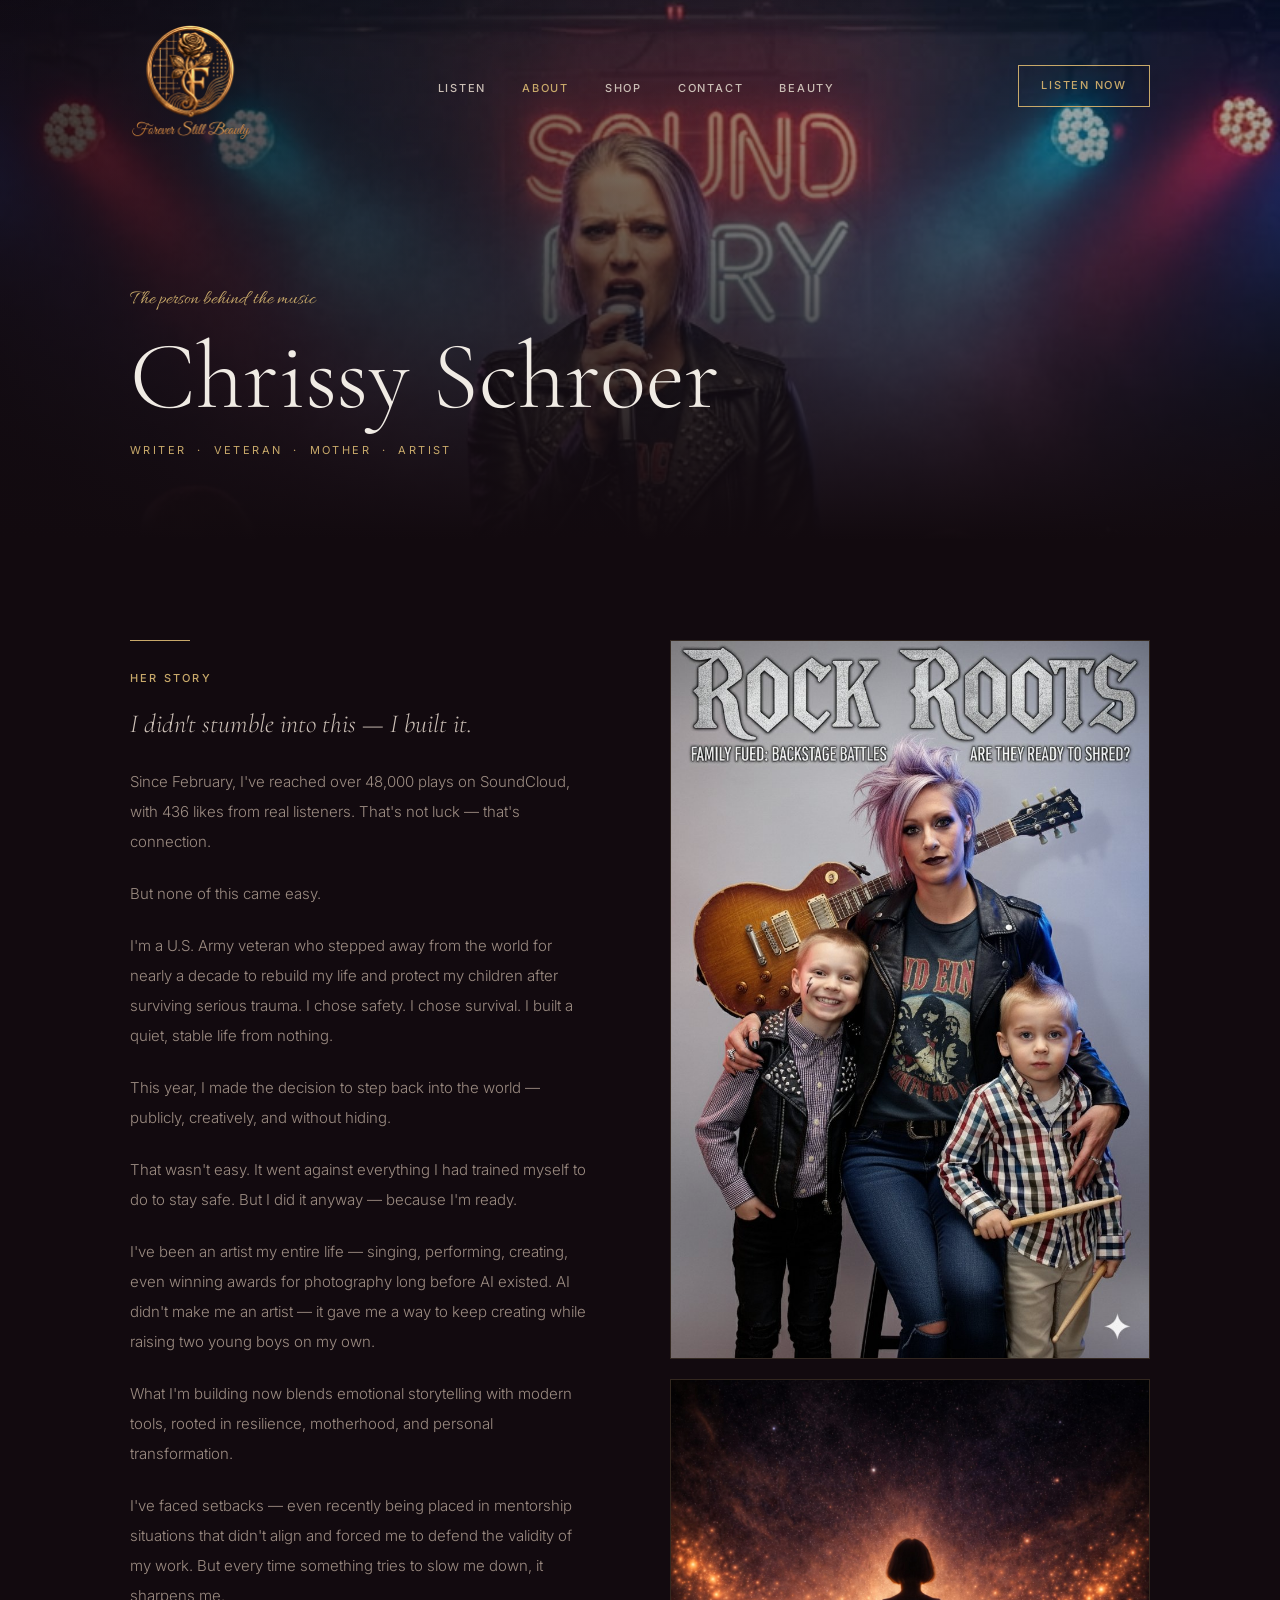
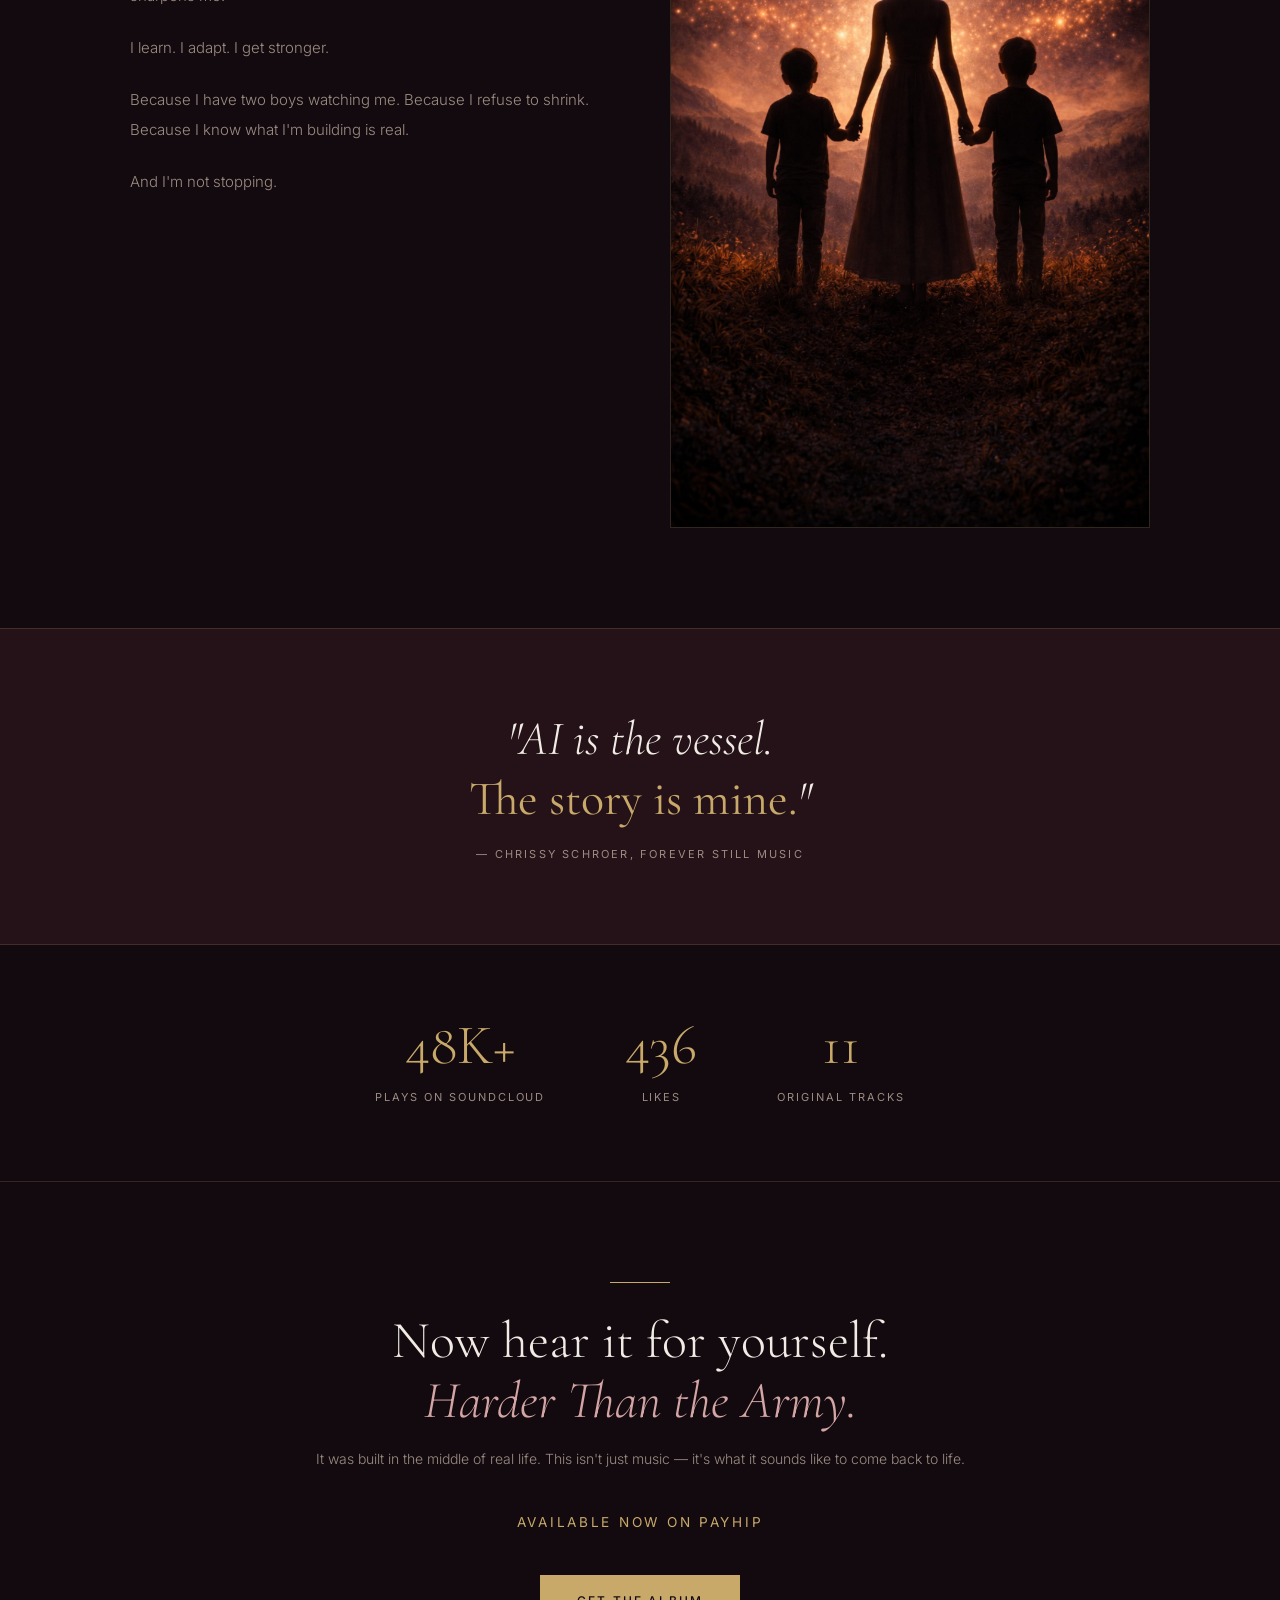
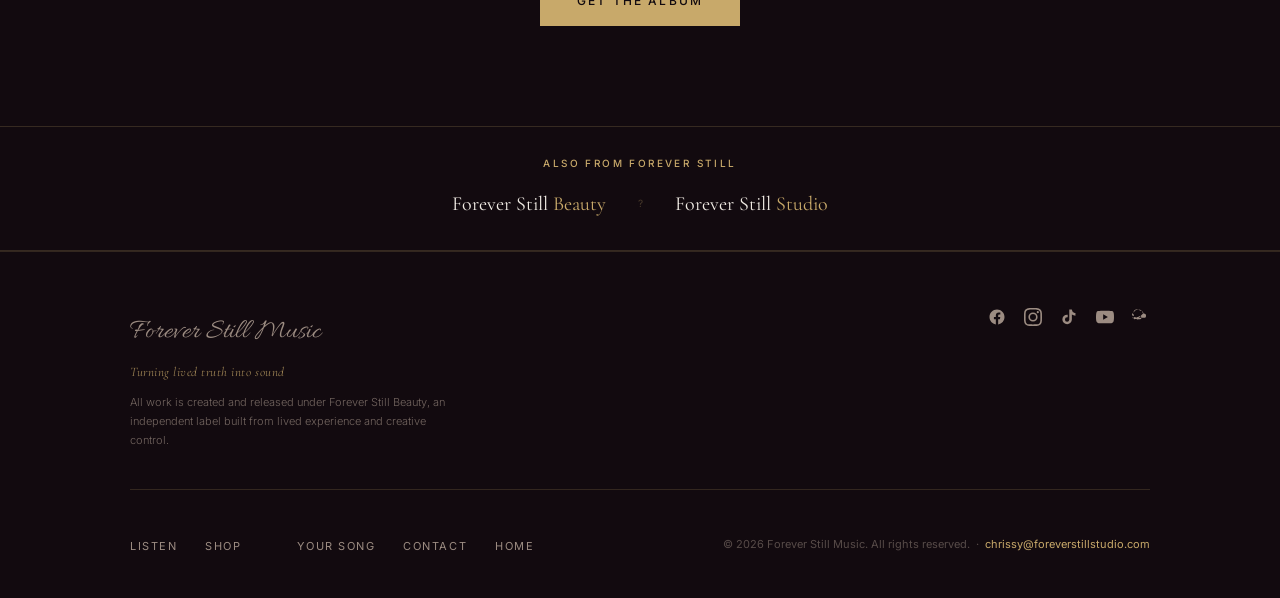
<file: about.html>
<!DOCTYPE html>
<html lang="en">
<head>
  <meta charset="UTF-8" />
  <meta name="msvalidate.01" content="E0C6E18F4C0CC4E89583FDD7A9A06F0D" />
  <meta name="viewport" content="width=device-width, initial-scale=1.0" />
  <title>About Chrissy Schroer — Forever Still Music</title>
  <meta name="description" content="Chrissy Schroer is a writer, veteran, and mother of two. Forever Still is her AI voice. This is the story behind the music." />
  <link rel="canonical" href="https://www.foreverstillbeauty.com/about.html">

  <!-- Open Graph -->
  <meta property="og:title" content="About Chrissy Schroer — Forever Still Music">
  <meta property="og:description" content="Chrissy Schroer is a writer, veteran, and mother of two. Forever Still is her AI voice. This is the story behind the music.">
  <meta property="og:image" content="https://www.foreverstillbeauty.com/images/chrissy.jpg">
  <meta property="og:url" content="https://www.foreverstillbeauty.com/about.html">
  <meta property="og:type" content="website">
  <meta property="og:site_name" content="Forever Still Music">

  <!-- Twitter -->
  <meta name="twitter:card" content="summary_large_image">
  <meta name="twitter:title" content="About Chrissy Schroer — Forever Still Music">
  <meta name="twitter:description" content="The veteran, mother, and artist behind Forever Still Music.">
  <meta name="twitter:image" content="https://www.foreverstillbeauty.com/images/chrissy.jpg">

  <!-- Schema.org Structured Data -->
  <script type="application/ld+json">
  {
    "@context": "https://schema.org",
    "@type": "Person",
    "name": "Chrissy Schroer",
    "description": "Writer, Army veteran, mother of two, and independent music artist",
    "image": "https://www.foreverstillbeauty.com/images/chrissy.jpg",
    "url": "https://www.foreverstillbeauty.com/about.html",
    "jobTitle": "Music Artist",
    "worksFor": {
      "@type": "Organization",
      "name": "Forever Still Music"
    },
    "knowsAbout": [
      "Music Production",
      "AI Voice Technology",
      "Songwriting",
      "Military Service"
    ]
  }
  </script>

  <script type="application/ld+json">
  {
    "@context": "https://schema.org",
    "@type": "BreadcrumbList",
    "itemListElement": [
      {
        "@type": "ListItem",
        "position": 1,
        "name": "Home",
        "item": "https://www.foreverstillbeauty.com/"
      },
      {
        "@type": "ListItem",
        "position": 2,
        "name": "About",
        "item": "https://www.foreverstillbeauty.com/about.html"
      }
    ]
  }
  </script>

  <link rel="preconnect" href="https://fonts.googleapis.com" />
  <link rel="preconnect" href="https://fonts.gstatic.com" crossorigin />
  <link rel="preload" href="https://fonts.googleapis.com/css2?family=Cormorant+Garamond:ital,wght@0,300;0,400;0,600;1,300;1,400&family=Playfair+Display:ital,wght@0,400;0,700;1,400&family=Libre+Baskerville:ital,wght@0,400;0,700;1,400&family=Allura&family=Inter:wght@300;400;500&display=swap" as="style" onload="this.onload=null;this.rel='stylesheet'">
  <noscript><link rel="stylesheet" href="https://fonts.googleapis.com/css2?family=Cormorant+Garamond:ital,wght@0,300;0,400;0,600;1,300;1,400&family=Playfair+Display:ital,wght@0,400;0,700;1,400&family=Libre+Baskerville:ital,wght@0,400;0,700;1,400&family=Allura&family=Inter:wght@300;400;500&display=swap"></noscript><style>
    *, *::before, *::after { box-sizing: border-box; margin: 0; padding: 0; }

    :root {
      --bg:         #120a0f;
      --bg-soft:    #1a0d14;
      --bg-warm:    #241218;
      --gold:       #C8A96A;
      --blush:      #d4a5a5;
      --text:       #f0ebe4;
      --text-muted: #9c8c82;
      --text-soft:  #cbbfb6;
      --rule:       rgba(200, 169, 106, 0.18);
      --font-display: 'Cormorant Garamond', Georgia, serif;
      --font-script:  'Allura', cursive;
      --font-sans:    'Inter', system-ui, sans-serif;
      --max-w: 1100px;
    }

    html { scroll-behavior: smooth; }
    body { background: var(--bg); color: var(--text); font-family: var(--font-sans); font-size: 16px; line-height: 1.75; -webkit-font-smoothing: antialiased; }
    img { display: block; max-width: 100%; }
    a { color: inherit; text-decoration: none; }

    .container { width: 100%; max-width: var(--max-w); margin: 0 auto; padding: 0 40px; }
    .rule { width: 60px; height: 1px; background: var(--gold); margin-bottom: 28px; }
    .eyebrow { font-family: var(--font-sans); font-size: 11px; font-weight: 500; letter-spacing: 0.2em; text-transform: uppercase; color: var(--gold); margin-bottom: 16px; }

    .btn { display: inline-block; font-family: var(--font-sans); font-size: 12px; font-weight: 500; letter-spacing: 0.18em; text-transform: uppercase; padding: 14px 36px; border: 1px solid currentColor; transition: background 0.25s ease, color 0.25s ease; cursor: pointer; }
    .btn--primary { background: var(--gold); border-color: var(--gold); color: var(--bg); }
    .btn--primary:hover { background: transparent; color: var(--gold); }
    .btn--ghost { background: transparent; border-color: rgba(240,235,228,0.35); color: var(--text); }
    .btn--ghost:hover { border-color: var(--gold); color: var(--gold); }


    /* -- Nav ----------------------------------------------------- */
    @keyframes logoFloat {
      0%, 100% { transform: translateY(0px); }
      50%       { transform: translateY(-8px); }
    }
    .nav { position: fixed; top: 0; left: 0; right: 0; z-index: 100; padding: 16px 0; background: transparent; transition: background 0.5s ease, backdrop-filter 0.5s ease, padding 0.4s ease; }
    .nav.scrolled { background: rgba(18,10,15,0.88); backdrop-filter: blur(18px); -webkit-backdrop-filter: blur(18px); padding: 10px 0; border-bottom: 1px solid var(--rule); }
    .nav__inner { display: flex; align-items: center; justify-content: space-between; }
    .nav__logo { font-family: var(--font-script); font-size: 28px; color: var(--text); }
    .nav__logo span { color: var(--gold); }
    .nav__logo img { filter: sepia(0.6) saturate(1.8) hue-rotate(-8deg) brightness(0.92) contrast(1.05); animation: logoFloat 4s ease-in-out infinite; transition: filter 0.3s ease; }
    .nav__logo img:hover { filter: sepia(0.4) saturate(2.2) hue-rotate(-8deg) brightness(1.05) contrast(1.05); }
    .nav__links { display: flex; gap: 36px; list-style: none; }
    @keyframes navWave { 0%, 100% { transform: translateY(0px); } 50% { transform: translateY(-3px); } }
    .nav__links li { animation: navWave 3.5s ease-in-out infinite; }
    .nav__links li:nth-child(1) { animation-delay: 0s; }
    .nav__links li:nth-child(2) { animation-delay: 0.18s; }
    .nav__links li:nth-child(3) { animation-delay: 0.36s; }
    .nav__links li:nth-child(4) { animation-delay: 0.54s; }
    .nav__links li:nth-child(5) { animation-delay: 0.72s; }
    .nav__links a { font-family: var(--font-sans); font-size: 11px; font-weight: 500; letter-spacing: 0.16em; text-transform: uppercase; color: var(--text-soft); transition: color 0.2s ease; }
    .nav__links a:hover { color: var(--gold); }
    .nav__cta { font-family: var(--font-sans); font-size: 11px; font-weight: 500; letter-spacing: 0.16em; text-transform: uppercase; color: var(--gold); border: 1px solid var(--gold); padding: 10px 22px; transition: background 0.2s ease, color 0.2s ease, box-shadow 0.4s ease; }
    .nav__cta:hover { background: var(--gold); color: var(--bg); box-shadow: 0 0 18px rgba(200,169,106,0.45), 0 0 40px rgba(200,169,106,0.18); }

    /* -- Page Hero ----------------------------------------------- */
    .page-hero {
      position: relative;
      min-height: 60vh;
      display: flex;
      align-items: flex-end;
      padding-bottom: 80px;
      overflow: hidden;
    }

    .page-hero__bg {
      position: absolute;
      inset: 0;
      overflow: hidden;
      z-index: 0;
    }
    .page-hero__bg img {
      position: absolute;
      inset: 0;
      width: 100%;
      height: 100%;
      object-fit: cover;
      object-position: center 20%;
    }
    .page-hero__bg::before {
      content: '';
      position: absolute;
      inset: 0;
      z-index: 1;
      background:
        linear-gradient(to top, rgba(18,10,15,1) 0%, rgba(18,10,15,0.5) 60%, rgba(18,10,15,0.2) 100%),
        linear-gradient(to right, rgba(18,10,15,0.7) 0%, transparent 70%);
    }

    .page-hero__content {
      position: relative;
      z-index: 2;
    }

    .page-hero__script {
      font-family: var(--font-script);
      font-size: 20px;
      color: var(--gold);
      display: block;
      margin-bottom: 12px;
    }

    .page-hero__name {
      font-family: var(--font-display);
      font-size: clamp(48px, 8vw, 96px);
      font-weight: 300;
      line-height: 1;
      color: var(--text);
      margin-bottom: 16px;
    }

    .page-hero__role {
      font-family: var(--font-sans);
      font-size: 11px;
      letter-spacing: 0.22em;
      text-transform: uppercase;
      color: var(--gold);
    }

    /* -- Story section ------------------------------------------- */
    .story { padding: 100px 0; }

    .story__inner {
      display: grid;
      grid-template-columns: 1fr 480px;
      gap: 80px;
      align-items: start;
    }

    .story__body {
      font-family: var(--font-sans);
      font-size: 15px;
      font-weight: 300;
      color: var(--text-muted);
      line-height: 2;
      display: flex;
      flex-direction: column;
      gap: 22px;
    }

    .story__body p { margin: 0; }

    .story__body p.lead {
      font-family: var(--font-display);
      font-size: clamp(20px, 2.5vw, 26px);
      font-weight: 300;
      font-style: italic;
      color: var(--text-soft);
      line-height: 1.55;
    }

    .story__image-stack {
      display: flex;
      flex-direction: column;
      gap: 20px;
      position: sticky;
      top: 100px;
    }

    .story__image-stack img {
      width: 100%;
      display: block;
      border: 1px solid var(--rule);
    }

    .story__image-stack img:first-child {
      filter: grayscale(10%);
    }

    /* -- Quote break --------------------------------------------- */
    .quote-break {
      background: var(--bg-warm);
      border-top: 1px solid var(--rule);
      border-bottom: 1px solid var(--rule);
      padding: 80px 0;
      text-align: center;
    }

    .quote-break__text {
      font-family: var(--font-display);
      font-size: clamp(26px, 4vw, 48px);
      font-weight: 300;
      font-style: italic;
      color: var(--text);
      line-height: 1.25;
      max-width: 720px;
      margin: 0 auto 16px;
    }
    .quote-break__text strong {
      font-style: normal;
      color: var(--gold);
      font-weight: 400;
    }

    .quote-break__attr {
      font-family: var(--font-sans);
      font-size: 11px;
      letter-spacing: 0.2em;
      text-transform: uppercase;
      color: var(--text-muted);
    }

    /* -- Stats --------------------------------------------------- */
    .stats {
      padding: 72px 0;
      border-bottom: 1px solid var(--rule);
    }
    .stats__inner {
      display: flex;
      justify-content: center;
      gap: 80px;
      flex-wrap: wrap;
    }
    .stats__item { text-align: center; }
    .stats__num {
      font-family: var(--font-display);
      font-size: clamp(36px, 5vw, 56px);
      font-weight: 300;
      color: var(--gold);
      line-height: 1;
      display: block;
      margin-bottom: 8px;
    }
    .stats__label {
      font-family: var(--font-sans);
      font-size: 11px;
      letter-spacing: 0.18em;
      text-transform: uppercase;
      color: var(--text-muted);
    }

    /* -- Listen CTA ---------------------------------------------- */
    .listen-cta {
      padding: 100px 0;
      text-align: center;
    }
    .listen-cta__title {
      font-family: var(--font-display);
      font-size: clamp(32px, 4.5vw, 52px);
      font-weight: 300;
      color: var(--text);
      margin-bottom: 16px;
      line-height: 1.15;
    }
    .listen-cta__title em { font-style: italic; color: var(--blush); }
    .listen-cta__sub {
      font-family: var(--font-sans);
      font-size: 14px;
      font-weight: 300;
      color: var(--text-muted);
      margin-bottom: 40px;
    }
    .listen-cta__player { max-width: 700px; margin: 0 auto 40px; }

    /* -- Footer -------------------------------------------------- */
    .footer { border-top: 1px solid var(--rule); padding: 56px 0 40px; }
    .footer__top { display: flex; align-items: flex-start; justify-content: space-between; gap: 32px; flex-wrap: wrap; margin-bottom: 40px; padding-bottom: 40px; border-bottom: 1px solid var(--rule); }
    .footer__logo { font-family: var(--font-script); font-size: 28px; color: var(--text-muted); display: block; margin-bottom: 4px; }
    .footer__tagline { font-family: var(--font-display); font-size: 13px; font-style: italic; color: var(--gold); opacity: 0.75; margin-bottom: 10px; letter-spacing: 0.04em; }
    .footer__label { font-family: var(--font-sans); font-size: 11px; font-weight: 300; color: var(--text-muted); max-width: 320px; line-height: 1.7; opacity: 0.7; }
    .footer__social { display: flex; gap: 18px; align-items: center; }
    .footer__social a { color: var(--text-muted); transition: color 0.2s ease; display: flex; align-items: center; }
    .footer__social a:hover { color: var(--gold); }
    .footer__social svg { width: 18px; height: 18px; fill: currentColor; }
    .footer__inner { display: flex; align-items: center; justify-content: space-between; gap: 24px; flex-wrap: wrap; }
    .footer__links { display: flex; gap: 28px; list-style: none; }
    .footer__links a { font-family: var(--font-sans); font-size: 11px; letter-spacing: 0.14em; text-transform: uppercase; color: var(--text-muted); transition: color 0.2s ease; }
    .footer__links a:hover { color: var(--gold); }
    .footer__copy { font-family: var(--font-sans); font-size: 11px; color: rgba(156,140,130,0.5); }

    /* -- Responsive ---------------------------------------------- */
    @media (max-width: 900px) {
      .container { padding: 0 24px; }
      .nav__links, .nav__cta { display: none; }
      .story__inner { grid-template-columns: 1fr; gap: 48px; }
      .story__image-stack { position: static; flex-direction: row; }
      .story__image-stack img { width: 50%; }
      .stats__inner { gap: 40px; }
      .footer__inner { flex-direction: column; text-align: center; }
      .footer__links { flex-wrap: wrap; justify-content: center; }
    }

    @media (max-width: 560px) {
      .story__image-stack { flex-direction: column; }
      .story__image-stack img { width: 100%; }
    }
  </style>
</head>
<body>

  <!-- Nav -->
  <nav class="nav" id="nav">
    <div class="container">
      <div class="nav__inner">
        <a href="index.html" class="nav__logo"><img src="images/logo.png" alt="Forever Still Music" style="height:140px;width:auto;display:block;padding:8px 0;"></a>
        <ul class="nav__links">
          <li><a href="index.html#music">Listen</a></li>
          <li><a href="about.html" style="color:var(--gold);">About</a></li>
          <li><a href="index.html#offer">Shop</a></li>
          <li><a href="contact.html">Contact</a></li>
          <li><a href="beauty.html">Beauty</a></li>
        </ul>
        <a href="index.html#music" class="nav__cta">Listen Now</a>
      </div>
    </div>
  </nav>

  <!-- Page Hero -->
  <div class="page-hero">
    <div class="page-hero__bg">
      <img src="images/kids_band.jpg" alt="Chrissy Schroer on stage with her two sons" />
    </div>
    <div class="container">
      <div class="page-hero__content">
        <span class="page-hero__script">The person behind the music</span>
        <h1 class="page-hero__name">Chrissy Schroer</h1>
        <p class="page-hero__role">Writer &nbsp;·&nbsp; Veteran &nbsp;·&nbsp; Mother &nbsp;·&nbsp; Artist</p>
      </div>
    </div>
  </div>

  <!-- Story -->
  <section class="story">
    <div class="container">
      <div class="story__inner">

        <!-- Copy -->
        <div>
          <div class="rule"></div>
          <p class="eyebrow">Her Story</p>
          <div class="story__body">
            <p class="lead">I didn't stumble into this — I built it.</p>

            <p>Since February, I've reached over 48,000 plays on SoundCloud, with 436 likes from real listeners. That's not luck — that's connection.</p>

            <p>But none of this came easy.</p>

            <p>I'm a U.S. Army veteran who stepped away from the world for nearly a decade to rebuild my life and protect my children after surviving serious trauma. I chose safety. I chose survival. I built a quiet, stable life from nothing.</p>

            <p>This year, I made the decision to step back into the world — publicly, creatively, and without hiding.</p>

            <p>That wasn't easy. It went against everything I had trained myself to do to stay safe. But I did it anyway — because I'm ready.</p>

            <p>I've been an artist my entire life — singing, performing, creating, even winning awards for photography long before AI existed. AI didn't make me an artist — it gave me a way to keep creating while raising two young boys on my own.</p>

            <p>What I'm building now blends emotional storytelling with modern tools, rooted in resilience, motherhood, and personal transformation.</p>

            <p>I've faced setbacks — even recently being placed in mentorship situations that didn't align and forced me to defend the validity of my work. But every time something tries to slow me down, it sharpens me.</p>

            <p>I learn. I adapt. I get stronger.</p>

            <p>Because I have two boys watching me. Because I refuse to shrink. Because I know what I'm building is real.</p>

            <p>And I'm not stopping.</p>
          </div>
        </div>

        <!-- Images -->
        <div class="story__image-stack">
          <img src="images/kids_cover.jpg" alt="Chrissy Schroer with her two sons" />
          <img src="images/the-muse.jpg" alt="Forever Still, the muse" />
        </div>

      </div>
    </div>
  </section>

  <!-- Quote break -->
  <div class="quote-break">
    <div class="container">
      <p class="quote-break__text">
        "AI is the vessel.<br />
        <strong>The story is mine.</strong>"
      </p>
      <p class="quote-break__attr">— Chrissy Schroer, Forever Still Music</p>
    </div>
  </div>

  <!-- Stats -->
  <section class="stats">
    <div class="container">
      <div class="stats__inner">
        <div class="stats__item">
          <span class="stats__num">48K+</span>
          <span class="stats__label">Plays on SoundCloud</span>
        </div>
        <div class="stats__item">
          <span class="stats__num">436</span>
          <span class="stats__label">Likes</span>
        </div>
<div class="stats__item">
          <span class="stats__num">11</span>
          <span class="stats__label">Original Tracks</span>
        </div>
      </div>
    </div>
  </section>

  <!-- Listen CTA -->
  <section class="listen-cta">
    <div class="container">
      <div class="rule" style="margin: 0 auto 28px;"></div>
      <h2 class="listen-cta__title">Now hear it for yourself.<br /><em>Harder Than the Army.</em></h2>
      <p class="listen-cta__sub">It was built in the middle of real life. This isn't just music — it's what it sounds like to come back to life.</p>
      <div class="listen-cta__player">
        <p style="font-family:var(--font-sans);font-size:0.85rem;letter-spacing:0.2em;text-transform:uppercase;color:var(--gold);margin-bottom:1.5rem;">Available Now on Payhip</p>
      </div>
      <a href="https://payhip.com/b/01goR" class="btn btn--primary" target="_blank" rel="noopener">Get the Album</a>
    </div>
  </section>

  <!-- Footer -->
  <!-- Also from Forever Still -->
  <section style="background:#120a0f;border-top:1px solid rgba(200,169,106,0.2);border-bottom:1px solid rgba(200,169,106,0.2);padding:28px 40px;text-align:center;">
    <p style="font-family:'Inter',sans-serif;font-size:10px;font-weight:500;letter-spacing:0.24em;text-transform:uppercase;color:#C8A96A;margin-bottom:14px;">Also from Forever Still</p>
    <div style="display:flex;align-items:center;justify-content:center;gap:32px;flex-wrap:wrap;">
      <a href="https://www.foreverstillbeauty.com" target="_blank" rel="noopener" style="font-family:'Cormorant Garamond',Georgia,serif;font-size:20px;font-weight:400;color:#f0ebe4;text-decoration:none;">Forever Still <span style="color:#C8A96A;">Beauty</span></a>
      <span style="color:rgba(200,169,106,0.3);font-size:10px;">?</span>
      <a href="https://www.foreverstillstudio.com" target="_blank" rel="noopener" style="font-family:'Cormorant Garamond',Georgia,serif;font-size:20px;font-weight:400;color:#f0ebe4;text-decoration:none;">Forever Still <span style="color:#C8A96A;">Studio</span></a>
    </div>
  </section>

  <footer class="footer">
    <div class="container">
      <div class="footer__top">
        <div class="footer__brand">
          <a href="index.html" class="footer__logo">Forever Still Music</a>
          <p class="footer__tagline">Turning lived truth into sound</p>
          <p class="footer__label">All work is created and released under Forever Still Beauty, an independent label built from lived experience and creative control.</p>
        </div>
        <div class="footer__social">
          <a href="https://www.facebook.com/clschroer" target="_blank" rel="noopener" aria-label="Facebook"><svg viewBox="0 0 24 24"><path d="M22 12c0-5.523-4.477-10-10-10S2 6.477 2 12c0 4.991 3.657 9.128 8.438 9.878v-6.987H7.9v-2.89h2.538V9.845c0-2.506 1.492-3.89 3.777-3.89 1.094 0 2.238.195 2.238.195v2.46h-1.26c-1.243 0-1.63.771-1.63 1.562V12h2.773l-.443 2.89h-2.33v6.988C18.343 21.128 22 16.991 22 12z"/></svg></a>
          <a href="https://www.instagram.com/chrissyraine/" target="_blank" rel="noopener" aria-label="Instagram"><svg viewBox="0 0 24 24"><path d="M12 2.163c3.204 0 3.584.012 4.85.07 3.252.148 4.771 1.691 4.919 4.919.058 1.265.069 1.645.069 4.849 0 3.205-.012 3.584-.069 4.849-.149 3.225-1.664 4.771-4.919 4.919-1.266.058-1.644.07-4.85.07-3.204 0-3.584-.012-4.849-.07-3.26-.149-4.771-1.699-4.919-4.92-.058-1.265-.07-1.644-.07-4.849 0-3.204.013-3.583.07-4.849.149-3.227 1.664-4.771 4.919-4.919 1.266-.057 1.645-.069 4.849-.069zm0-2.163c-3.259 0-3.667.014-4.947.072-4.358.2-6.78 2.618-6.98 6.98-.059 1.281-.073 1.689-.073 4.948 0 3.259.014 3.668.072 4.948.2 4.358 2.618 6.78 6.98 6.98 1.281.058 1.689.072 4.948.072 3.259 0 3.668-.014 4.948-.072 4.354-.2 6.782-2.618 6.979-6.98.059-1.28.073-1.689.073-4.948 0-3.259-.014-3.667-.072-4.947-.196-4.354-2.617-6.78-6.979-6.98-1.281-.059-1.69-.073-4.949-.073zm0 5.838a6.162 6.162 0 100 12.324 6.162 6.162 0 000-12.324zM12 16a4 4 0 110-8 4 4 0 010 8zm6.406-11.845a1.44 1.44 0 100 2.881 1.44 1.44 0 000-2.881z"/></svg></a>
          <a href="https://www.tiktok.com/@foreverstillbeauty" target="_blank" rel="noopener" aria-label="TikTok"><svg viewBox="0 0 24 24"><path d="M19.59 6.69a4.83 4.83 0 01-3.77-4.25V2h-3.45v13.67a2.89 2.89 0 01-2.88 2.5 2.89 2.89 0 01-2.89-2.89 2.89 2.89 0 012.89-2.89c.28 0 .54.04.79.1V9.01a6.32 6.32 0 00-.79-.05 6.34 6.34 0 00-6.34 6.34 6.34 6.34 0 006.34 6.34 6.34 6.34 0 006.33-6.34V8.69a8.18 8.18 0 004.78 1.52V6.76a4.85 4.85 0 01-1.01-.07z"/></svg></a>
          <a href="https://www.youtube.com/@foreverstillbeauty" target="_blank" rel="noopener" aria-label="YouTube"><svg viewBox="0 0 24 24"><path d="M23.498 6.186a3.016 3.016 0 00-2.122-2.136C19.505 3.545 12 3.545 12 3.545s-7.505 0-9.377.505A3.017 3.017 0 00.502 6.186C0 8.07 0 12 0 12s0 3.93.502 5.814a3.016 3.016 0 002.122 2.136c1.871.505 9.376.505 9.376.505s7.505 0 9.377-.505a3.015 3.015 0 002.122-2.136C24 15.93 24 12 24 12s0-3.93-.502-5.814zM9.545 15.568V8.432L15.818 12l-6.273 3.568z"/></svg></a>
          <a href="https://soundcloud.com/foreverstillbeauty" target="_blank" rel="noopener" aria-label="SoundCloud"><svg viewBox="0 0 24 24"><path d="M1.175 12.225c-.017 0-.034.003-.05.006a.64.64 0 00-.496.635c0 .35.284.635.634.635h.012l.438-1.276h-.538zm1.502 0c-.068 0-.137.007-.203.02l-.355 1.256.355 1.054c.066.013.135.02.203.02a1.3 1.3 0 100-2.35zm2.302.14a1.159 1.159 0 00-1.158 1.16 1.159 1.159 0 102.317 0 1.16 1.16 0 00-1.159-1.16zm2.6-.508a1.667 1.667 0 100 3.335 1.667 1.667 0 000-3.335zm2.9-1.117a2.178 2.178 0 100 4.355 2.178 2.178 0 000-4.355zm4.6-3.84c-.21 0-.418.016-.624.046C13.956 3.82 11.514 2 8.65 2 6.73 2 4.997 2.756 3.72 3.986 3.02 4.657 2.5 5.494 2.193 6.426c-.135.003-.27.009-.404.02C.786 6.55 0 7.447 0 8.538c0 1.094.79 1.982 1.77 1.982h.405l.355-1.271-.355-1.065h-.405c-.49 0-.889-.398-.889-.888 0-.487.398-.885.888-.885.14 0 .274.034.393.095C2.23 6.3 2.19 6.09 2.19 5.87c0-1.5.8-2.814 2-3.55a4.92 4.92 0 012.46-.66c1.62 0 3.072.764 3.993 1.95.28-.065.573-.1.875-.1 2.073 0 3.752 1.68 3.752 3.752 0 .07-.002.14-.006.21.21-.053.433-.082.663-.082 1.52 0 2.752 1.232 2.752 2.752S18.65 12.894 17.13 12.894H9.08"/></svg></a>
        </div>
      </div>
      <div class="footer__inner">
        <ul class="footer__links">
          <li><a href="index.html#music">Listen</a></li>
          <li><a href="index.html#offer">Shop</a></li>          <li></li>
          <li><a href="method.html">Your Song</a></li>
          <li><a href="contact.html">Contact</a></li>
          <li><a href="index.html">Home</a></li>
        </ul>
        <p class="footer__copy">&copy; 2026 Forever Still Music. All rights reserved. &nbsp;·&nbsp; <a href="mailto:chrissy@foreverstillstudio.com" style="color:var(--gold);text-decoration:none;">chrissy@foreverstillstudio.com</a></p>
      </div>
    </div>
  </footer>

  <script>
    const nav = document.getElementById('nav');
    window.addEventListener('scroll', () => {
      nav.classList.toggle('scrolled', window.scrollY > 60);
    }, { passive: true });

    // Fade in on scroll
    const reveals = document.querySelectorAll('.story__inner > *, .quote-break__text, .stats__inner, .listen-cta__title, .listen-cta__player');
    const io = new IntersectionObserver((entries) => {
      entries.forEach(e => {
        if (e.isIntersecting) {
          e.target.style.opacity = '1';
          e.target.style.transform = 'translateY(0)';
          io.unobserve(e.target);
        }
      });
    }, { threshold: 0.1 });
    reveals.forEach(el => {
      el.style.opacity = '0';
      el.style.transform = 'translateY(20px)';
      el.style.transition = 'opacity 0.7s ease, transform 0.7s ease';
      io.observe(el);
    });
  </script>
</body>
</html>
</file>
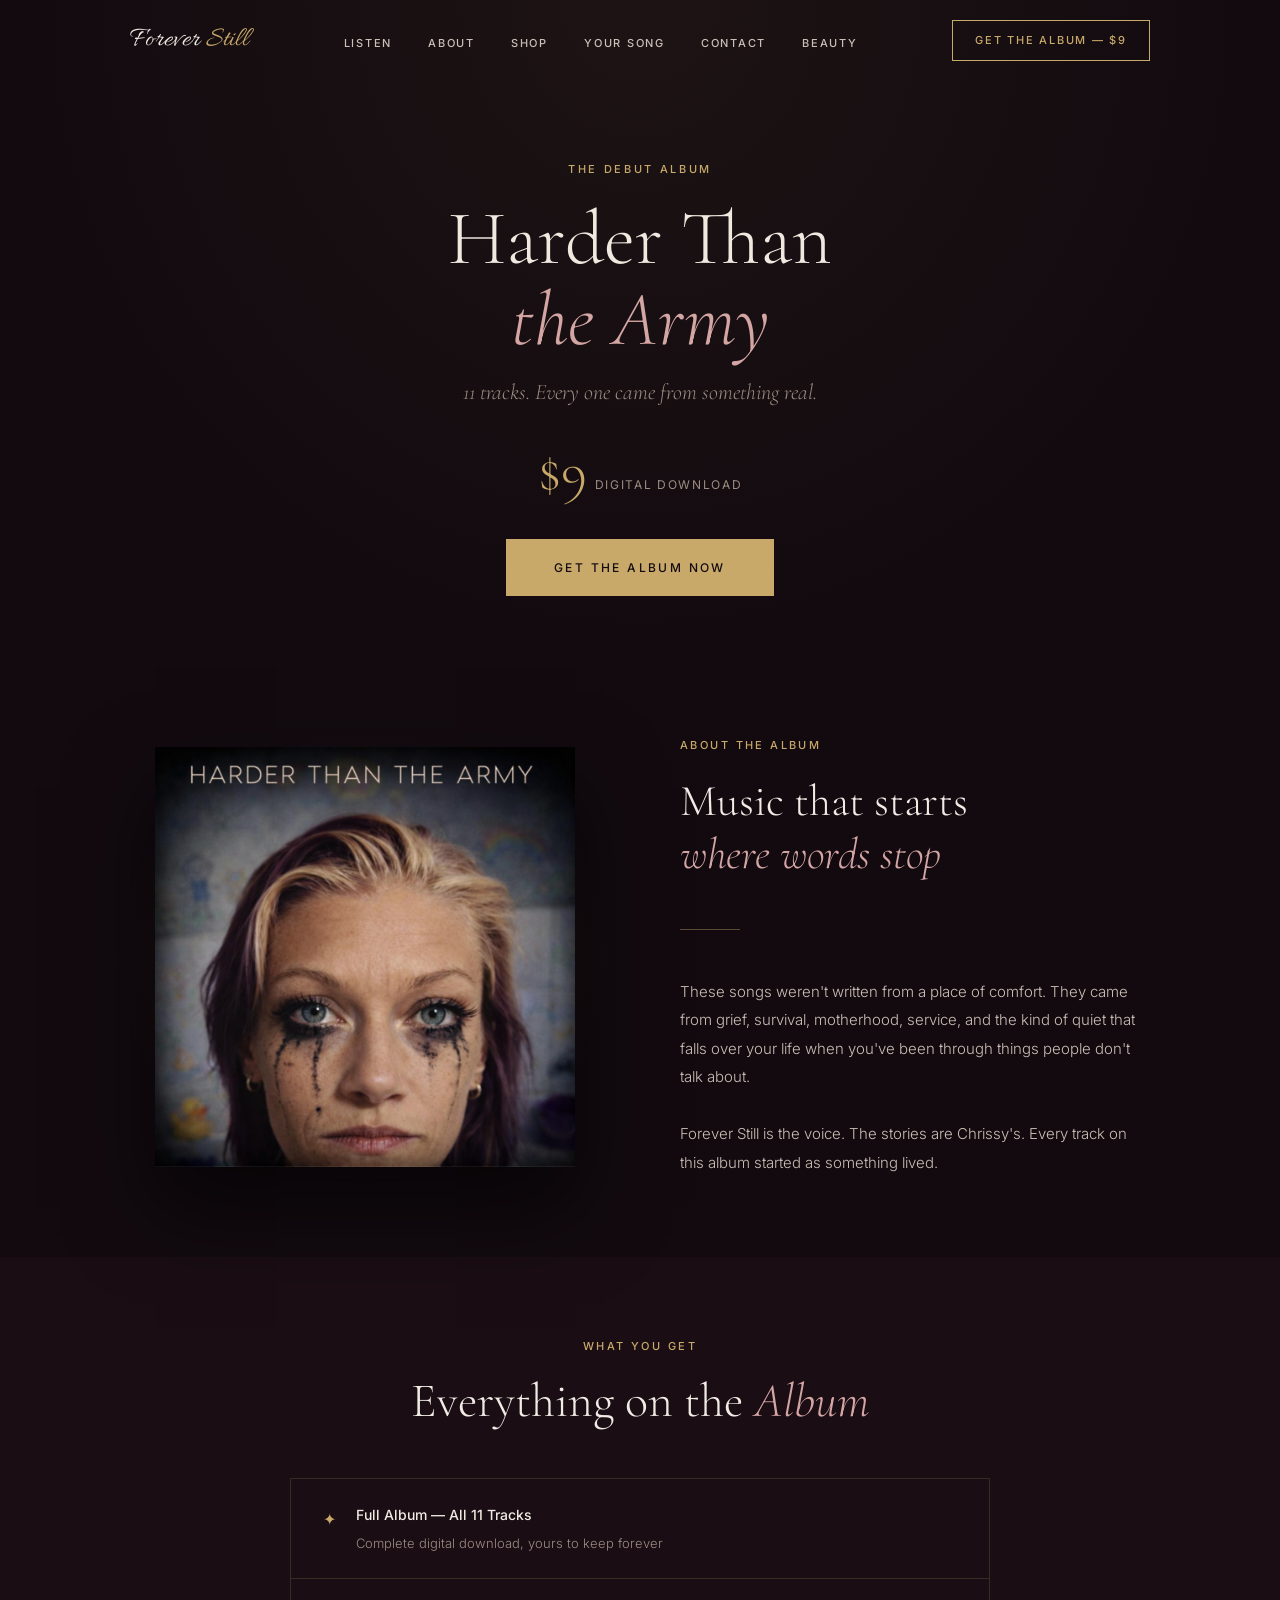
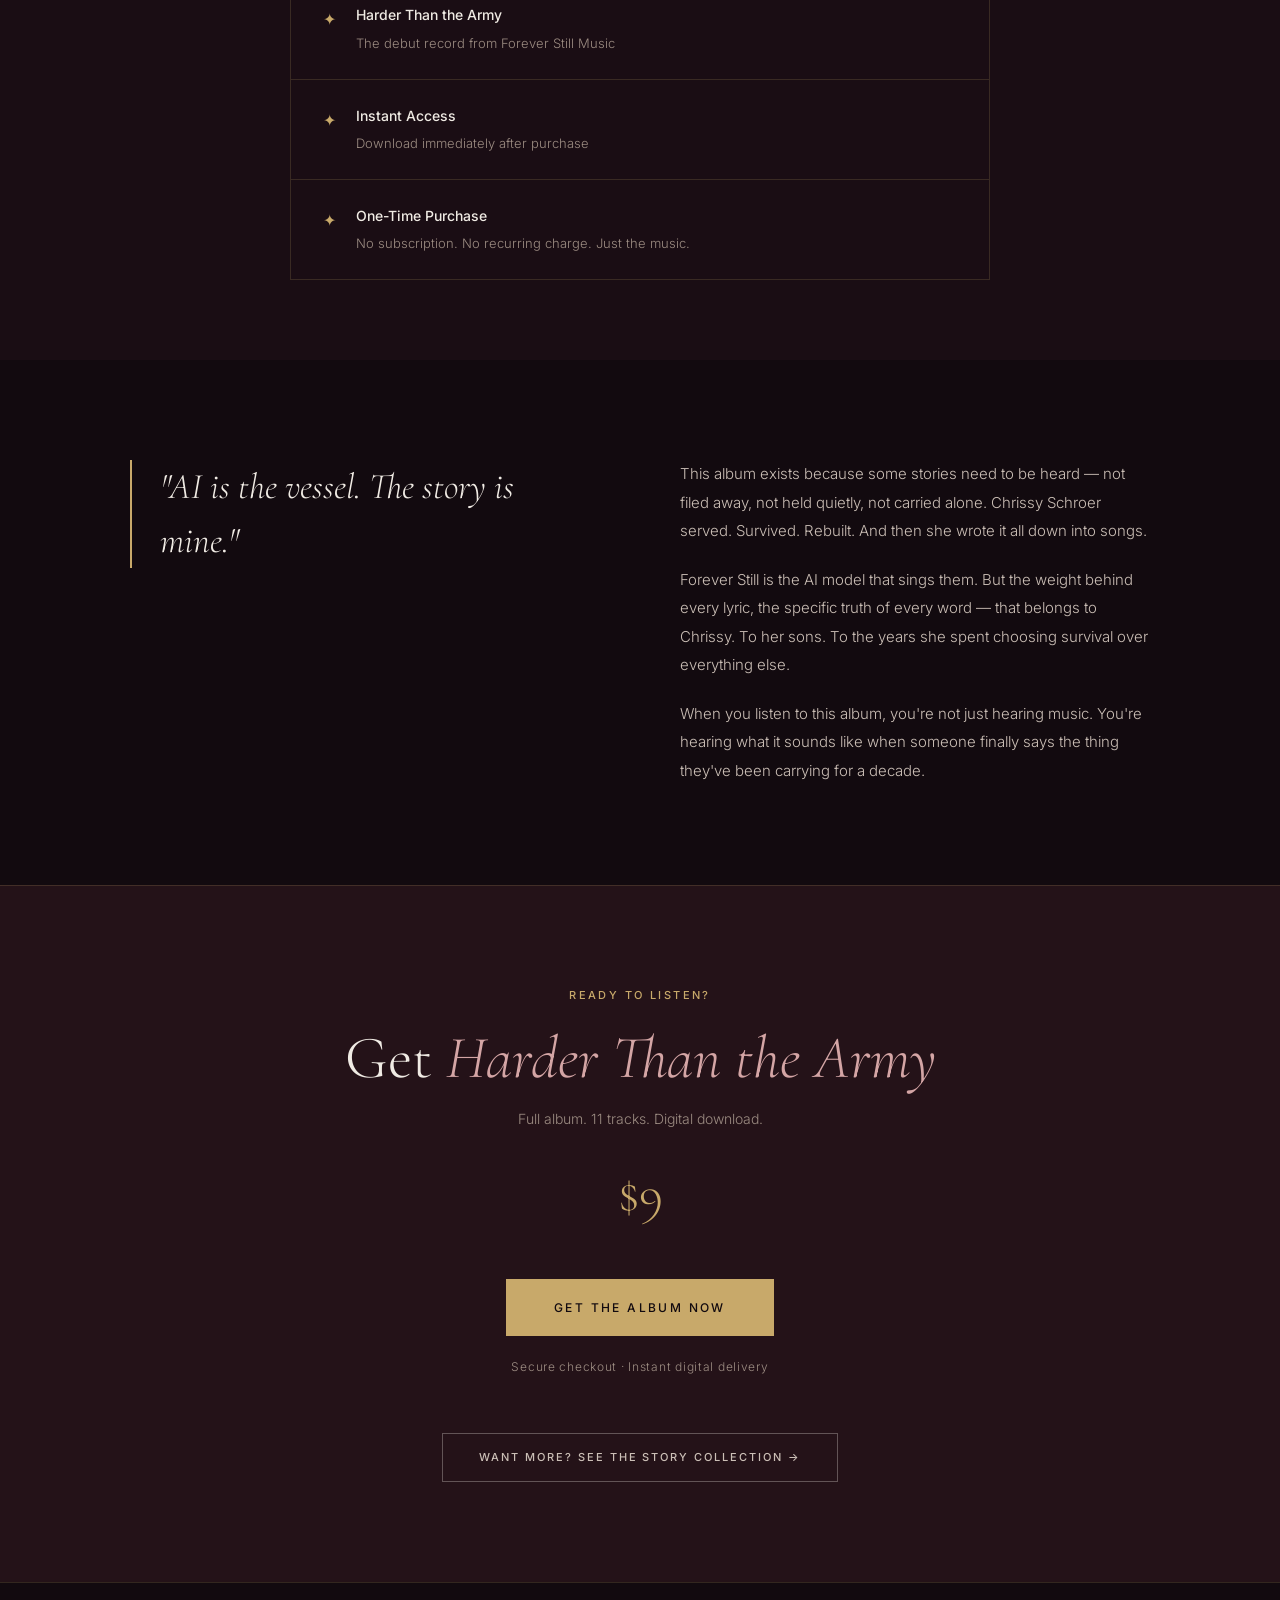
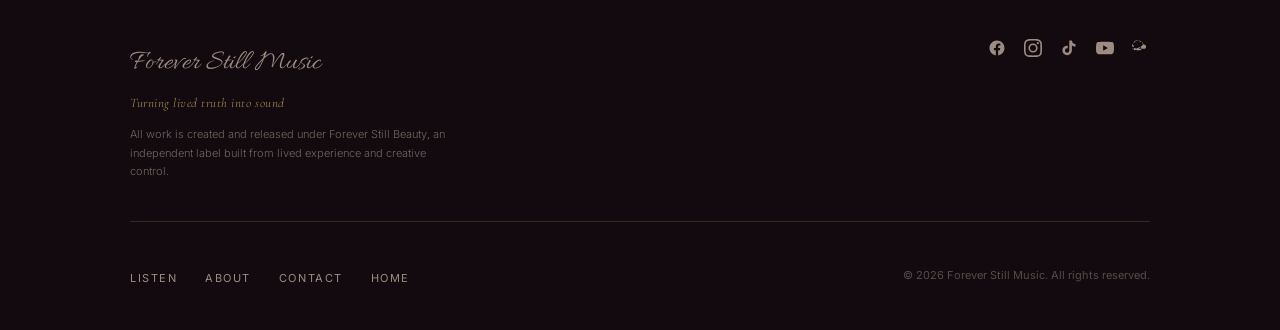
<file: album.html>
﻿<!DOCTYPE html>
<html lang="en">
<head>
  <meta charset="UTF-8" />
  <meta name="msvalidate.01" content="E0C6E18F4C0CC4E89583FDD7A9A06F0D" />
  <meta name="viewport" content="width=device-width, initial-scale=1.0" />
  <title>Harder Than the Army — The Album | Forever Still Music</title>
  <meta name="description" content="11 tracks. Every one came from something real. The debut album from Forever Still Music by Chrissy Schroer — $9 digital download. No label, no ads." />
  <link rel="canonical" href="https://www.foreverstillbeauty.com/album.html">

  <!-- Open Graph -->
  <meta property="og:title" content="Harder Than the Army — The Album | Forever Still Music">
  <meta property="og:description" content="11 tracks. Every one came from something real. The debut album from Forever Still Music by Chrissy Schroer — $9 digital download. No label, no ads.">
  <meta property="og:image" content="https://www.foreverstillbeauty.com/images/album-cover.jpg">
  <meta property="og:url" content="https://www.foreverstillbeauty.com/album.html">
  <meta property="og:type" content="website">
  <meta property="og:site_name" content="Forever Still Music">

  <!-- Twitter -->
  <meta name="twitter:card" content="summary_large_image">
  <meta name="twitter:title" content="Harder Than the Army — The Album | Forever Still Music">
  <meta name="twitter:description" content="11 tracks. Every one came from something real. The debut album from Forever Still Music by Chrissy Schroer — $9 digital download. No label, no ads.">
  <meta name="twitter:image" content="https://www.foreverstillbeauty.com/images/album-cover.jpg">

  <!-- Schema.org Structured Data -->
  <script type="application/ld+json">
  {
    "@context": "https://schema.org",
    "@type": "MusicRecording",
    "name": "Harder Than the Army",
    "byArtist": {
      "@type": "MusicGroup",
      "name": "Forever Still Music",
      "url": "https://www.foreverstillbeauty.com"
    },
    "duration": "PT45M",
    "datePublished": "2026-04-29",
    "image": "https://www.foreverstillbeauty.com/images/album-cover.jpg",
    "description": "11 tracks. Every one came from something real. The debut album from Forever Still Music.",
    "isPartOf": {
      "@type": "MusicAlbum",
      "name": "Harder Than the Army"
    }
  }
  </script>

  <script type="application/ld+json">
  {
    "@context": "https://schema.org",
    "@type": "Product",
    "name": "Harder Than the Army — The Album",
    "description": "11 tracks. Every one came from something real. The debut album from Forever Still Music by Chrissy Schroer — $9 digital download. No label, no ads.",
    "image": "https://www.foreverstillbeauty.com/images/album-cover.jpg",
    "brand": {
      "@type": "Brand",
      "name": "Forever Still Music"
    },
    "offers": {
      "@type": "Offer",
      "price": "9.00",
      "priceCurrency": "USD",
      "url": "https://payhip.com/b/01goR",
      "availability": "https://schema.org/InStock"
    },
    "aggregateRating": {
      "@type": "AggregateRating",
      "ratingValue": "5",
      "bestRating": "5",
      "worstRating": "1",
      "ratingCount": "1"
    }
  }
  </script>

  <script type="application/ld+json">
  {
    "@context": "https://schema.org",
    "@type": "FAQPage",
    "mainEntity": [
      {
        "@type": "Question",
        "name": "What is Forever Still Music?",
        "acceptedAnswer": {
          "@type": "Answer",
          "text": "Forever Still Music is the debut album by Chrissy Schroer, an Army veteran and independent artist. The 11 tracks are built from real-life experiences and created with AI-assisted production."
        }
      },
      {
        "@type": "Question",
        "name": "How do I get the album?",
        "acceptedAnswer": {
          "@type": "Answer",
          "text": "The album is available as a digital download for $9 USD. You can purchase it through the Payhip store link."
        }
      },
      {
        "@type": "Question",
        "name": "Is this really AI?",
        "acceptedAnswer": {
          "@type": "Answer",
          "text": "Forever Still is Chrissy Schroer's AI voice creation. It's AI-assisted music production combined with real songwriting and storytelling from a real artist."
        }
      }
    ]
  }
  </script>

  <link rel="preconnect" href="https://fonts.googleapis.com" />
  <link rel="preconnect" href="https://fonts.gstatic.com" crossorigin />
  <link rel="preload" href="https://fonts.googleapis.com/css2?family=Cormorant+Garamond:ital,wght@0,300;0,400;0,600;1,300;1,400&family=Playfair+Display:ital,wght@0,400;0,700;1,400&family=Allura&family=Inter:wght@300;400;500&display=swap" as="style" onload="this.onload=null;this.rel='stylesheet'">
  <noscript><link rel="stylesheet" href="https://fonts.googleapis.com/css2?family=Cormorant+Garamond:ital,wght@0,300;0,400;0,600;1,300;1,400&family=Playfair+Display:ital,wght@0,400;0,700;1,400&family=Allura&family=Inter:wght@300;400;500&display=swap"></noscript><style>
    *, *::before, *::after { box-sizing: border-box; margin: 0; padding: 0; }
    :root {
      --bg: #120a0f; --bg-soft: #1a0d14; --bg-warm: #241218;
      --gold: #C8A96A; --gold-dim: #a8894a; --blush: #d4a5a5; --rose: #c4897a;
      --text: #f0ebe4; --text-muted: #9c8c82; --text-soft: #cbbfb6;
      --rule: rgba(200,169,106,0.18);
      --font-display: 'Cormorant Garamond', Georgia, serif;
      --font-serif: 'Playfair Display', Georgia, serif;
      --font-script: 'Allura', cursive;
      --font-sans: 'Inter', system-ui, sans-serif;
      --max-w: 1100px;
    }
    html { scroll-behavior: smooth; }
    body { background: var(--bg); color: var(--text); font-family: var(--font-sans); font-size: 16px; line-height: 1.75; -webkit-font-smoothing: antialiased; }
    a { color: inherit; text-decoration: none; }
    img { display: block; max-width: 100%; }
    .container { width: 100%; max-width: var(--max-w); margin: 0 auto; padding: 0 40px; }

    /* Nav */
    @keyframes logoFloat { 0%, 100% { transform: translateY(0px); } 50% { transform: translateY(-8px); } }
    .nav { position: fixed; top: 0; left: 0; right: 0; z-index: 100; padding: 16px 0; background: transparent; transition: background 0.5s ease, backdrop-filter 0.5s ease, padding 0.4s ease; }
    .nav.scrolled { background: rgba(18,10,15,0.88); backdrop-filter: blur(18px); -webkit-backdrop-filter: blur(18px); padding: 10px 0; border-bottom: 1px solid var(--rule); }
    .nav__inner { display: flex; align-items: center; justify-content: space-between; }
    .nav__logo { font-family: var(--font-script); font-size: 28px; color: var(--text); }
    .nav__logo span { color: var(--gold); }
    .nav__logo img { filter: sepia(0.6) saturate(1.8) hue-rotate(-8deg) brightness(0.92) contrast(1.05); animation: logoFloat 4s ease-in-out infinite; transition: filter 0.3s ease; }
    .nav__logo img:hover { filter: sepia(0.4) saturate(2.2) hue-rotate(-8deg) brightness(1.05) contrast(1.05); }
    .nav__links { display: flex; gap: 36px; list-style: none; }
    @keyframes navWave { 0%, 100% { transform: translateY(0px); } 50% { transform: translateY(-3px); } }
    .nav__links li { animation: navWave 3.5s ease-in-out infinite; }
    .nav__links li:nth-child(1) { animation-delay: 0s; }
    .nav__links li:nth-child(2) { animation-delay: 0.18s; }
    .nav__links li:nth-child(3) { animation-delay: 0.36s; }
    .nav__links li:nth-child(4) { animation-delay: 0.54s; }
    .nav__links li:nth-child(5) { animation-delay: 0.72s; }
    .nav__links a { font-family: var(--font-sans); font-size: 11px; font-weight: 500; letter-spacing: 0.16em; text-transform: uppercase; color: var(--text-soft); transition: color 0.2s; }
    .nav__links a:hover { color: var(--gold); }
    .nav__cta { font-family: var(--font-sans); font-size: 11px; font-weight: 500; letter-spacing: 0.16em; text-transform: uppercase; padding: 10px 22px; border: 1px solid var(--gold); color: var(--gold); transition: background 0.2s, color 0.2s, box-shadow 0.4s; }
    .nav__cta:hover { background: var(--gold); color: var(--bg); box-shadow: 0 0 18px rgba(200,169,106,0.45), 0 0 40px rgba(200,169,106,0.18); }

    /* Hero */
    .hero { padding: 160px 0 80px; text-align: center; position: relative; overflow: hidden; }
    .hero::before { content: ''; position: absolute; inset: 0; background: radial-gradient(ellipse at center top, rgba(200,169,106,0.06) 0%, transparent 70%); pointer-events: none; }
    .hero__eyebrow { font-family: var(--font-sans); font-size: 11px; font-weight: 500; letter-spacing: 0.24em; text-transform: uppercase; color: var(--gold); margin-bottom: 20px; }
    .hero__title { font-family: var(--font-display); font-size: clamp(42px, 6vw, 80px); font-weight: 300; line-height: 1.05; color: var(--text); margin-bottom: 12px; }
    .hero__title em { font-style: italic; color: var(--blush); }
    .hero__subtitle { font-family: var(--font-display); font-size: clamp(16px, 2vw, 22px); font-weight: 300; font-style: italic; color: var(--text-muted); margin-bottom: 32px; }
    .hero__price { display: inline-flex; align-items: baseline; gap: 8px; margin-bottom: 40px; }
    .hero__amount { font-family: var(--font-display); font-size: 56px; font-weight: 300; color: var(--gold); line-height: 1; }
    .hero__period { font-family: var(--font-sans); font-size: 12px; letter-spacing: 0.14em; text-transform: uppercase; color: var(--text-muted); }
    .btn-primary { display: inline-block; background: var(--gold); color: var(--bg); font-family: var(--font-sans); font-size: 12px; font-weight: 500; letter-spacing: 0.2em; text-transform: uppercase; padding: 18px 48px; transition: background 0.2s, transform 0.2s; }
    .btn-primary:hover { background: #d4b87a; transform: translateY(-1px); box-shadow: 0 0 18px rgba(200,169,106,0.45), 0 0 40px rgba(200,169,106,0.18); }
    .btn-outline { display: inline-block; border: 1px solid rgba(240,235,228,0.3); color: var(--text-soft); font-family: var(--font-sans); font-size: 11px; font-weight: 500; letter-spacing: 0.18em; text-transform: uppercase; padding: 14px 36px; transition: border-color 0.2s, color 0.2s; }
    .btn-outline:hover { border-color: var(--gold); color: var(--gold); box-shadow: 0 0 18px rgba(200,169,106,0.35), 0 0 40px rgba(200,169,106,0.14); }

    /* Product visual */
    .product-visual { padding: 60px 0 80px; }
    .product-visual__inner { display: grid; grid-template-columns: 1fr 1fr; gap: 80px; align-items: center; }
    .product-visual__img { position: relative; }
    .product-visual__img img { width: 100%; max-width: 420px; margin: 0 auto; box-shadow: 0 40px 80px rgba(0,0,0,0.6); }
    .product-visual__img::before { content: ''; position: absolute; inset: -20px; background: radial-gradient(ellipse, rgba(200,169,106,0.08) 0%, transparent 70%); pointer-events: none; }
    .product-visual__text { }
    .product-visual__label { font-family: var(--font-sans); font-size: 11px; font-weight: 500; letter-spacing: 0.22em; text-transform: uppercase; color: var(--gold); margin-bottom: 20px; }
    .product-visual__heading { font-family: var(--font-display); font-size: clamp(28px, 3.5vw, 44px); font-weight: 300; line-height: 1.2; color: var(--text); margin-bottom: 20px; }
    .product-visual__heading em { font-style: italic; color: var(--blush); }
    .product-visual__body { font-family: var(--font-sans); font-size: 15px; font-weight: 300; color: var(--text-soft); line-height: 1.9; }

    /* Divider */
    .divider { width: 60px; height: 1px; background: var(--gold); margin: 48px auto; opacity: 0.4; }
    .divider--left { margin-left: 0; }

    /* Includes */
    .includes { padding: 80px 0; background: var(--bg-soft); }
    .includes__inner { max-width: 700px; margin: 0 auto; text-align: center; }
    .section-label { font-family: var(--font-sans); font-size: 11px; font-weight: 500; letter-spacing: 0.22em; text-transform: uppercase; color: var(--gold); margin-bottom: 16px; }
    .section-title { font-family: var(--font-display); font-size: clamp(28px, 4vw, 48px); font-weight: 300; line-height: 1.2; color: var(--text); margin-bottom: 48px; }
    .section-title em { font-style: italic; color: var(--blush); }
    .includes__list { list-style: none; display: flex; flex-direction: column; gap: 0; text-align: left; border: 1px solid var(--rule); }
    .includes__item { display: flex; align-items: flex-start; gap: 20px; padding: 24px 32px; border-bottom: 1px solid var(--rule); }
    .includes__item:last-child { border-bottom: none; }
    .includes__check { color: var(--gold); font-size: 16px; flex-shrink: 0; margin-top: 2px; }
    .includes__item-text { }
    .includes__item-name { font-family: var(--font-sans); font-size: 14px; font-weight: 500; color: var(--text); margin-bottom: 4px; }
    .includes__item-desc { font-family: var(--font-sans); font-size: 13px; font-weight: 300; color: var(--text-muted); }

    /* Why it matters */
    .why { padding: 100px 0; }
    .why__inner { display: grid; grid-template-columns: 1fr 1fr; gap: 80px; align-items: start; }
    .why__quote { font-family: var(--font-display); font-size: clamp(22px, 3vw, 36px); font-style: italic; font-weight: 300; color: var(--text); line-height: 1.5; padding-left: 28px; border-left: 2px solid var(--gold); }
    .why__body { font-family: var(--font-sans); font-size: 15px; font-weight: 300; color: var(--text-soft); line-height: 1.9; }
    .why__body p + p { margin-top: 20px; }

    /* CTA section */
    .cta-section { padding: 100px 0; text-align: center; background: var(--bg-warm); border-top: 1px solid var(--rule); }
    .cta-section__eyebrow { font-family: var(--font-sans); font-size: 11px; font-weight: 500; letter-spacing: 0.22em; text-transform: uppercase; color: var(--gold); margin-bottom: 20px; }
    .cta-section__title { font-family: var(--font-display); font-size: clamp(32px, 5vw, 60px); font-weight: 300; line-height: 1.1; color: var(--text); margin-bottom: 16px; }
    .cta-section__title em { font-style: italic; color: var(--blush); }
    .cta-section__sub { font-family: var(--font-sans); font-size: 14px; font-weight: 300; color: var(--text-muted); margin-bottom: 16px; }
    .cta-section__price { font-family: var(--font-display); font-size: 52px; font-weight: 300; color: var(--gold); margin-bottom: 40px; }
    .cta-section__note { font-family: var(--font-sans); font-size: 12px; font-weight: 300; color: var(--text-muted); margin-top: 20px; letter-spacing: 0.06em; }

    /* Footer */
    .footer { border-top: 1px solid var(--rule); padding: 56px 0 40px; }
    .footer__top { display: flex; align-items: flex-start; justify-content: space-between; gap: 32px; flex-wrap: wrap; margin-bottom: 40px; padding-bottom: 40px; border-bottom: 1px solid var(--rule); }
    .footer__logo { font-family: var(--font-script); font-size: 28px; color: var(--text-muted); display: block; margin-bottom: 4px; }
    .footer__tagline { font-family: var(--font-display); font-size: 13px; font-style: italic; color: var(--gold); opacity: 0.75; margin-bottom: 10px; letter-spacing: 0.04em; }
    .footer__label { font-family: var(--font-sans); font-size: 11px; font-weight: 300; color: var(--text-muted); max-width: 320px; line-height: 1.7; opacity: 0.7; }
    .footer__social { display: flex; gap: 18px; align-items: center; }
    .footer__social a { color: var(--text-muted); transition: color 0.2s; display: flex; align-items: center; }
    .footer__social a:hover { color: var(--gold); }
    .footer__social svg { width: 18px; height: 18px; fill: currentColor; }
    .footer__inner { display: flex; align-items: center; justify-content: space-between; gap: 24px; flex-wrap: wrap; }
    .footer__links { display: flex; gap: 28px; list-style: none; }
    .footer__links a { font-family: var(--font-sans); font-size: 11px; letter-spacing: 0.14em; text-transform: uppercase; color: var(--text-muted); transition: color 0.2s; }
    .footer__links a:hover { color: var(--gold); }
    .footer__copy { font-family: var(--font-sans); font-size: 11px; color: rgba(156,140,130,0.5); }

    @media (max-width: 900px) {
      .container { padding: 0 24px; }
      .nav__links { display: none; }
      .product-visual__inner { grid-template-columns: 1fr; gap: 48px; }
      .why__inner { grid-template-columns: 1fr; gap: 40px; }
      .footer__top { flex-direction: column; }
      .footer__inner { flex-direction: column; text-align: center; }
      .footer__links { flex-wrap: wrap; justify-content: center; }
    }
  </style>
</head>
<body>

  <nav class="nav" id="nav">
    <div class="container">
      <div class="nav__inner">
        <a href="index.html" class="nav__logo">Forever <span>Still</span></a>
        <ul class="nav__links">
          <li><a href="index.html#music">Listen</a></li>
          <li><a href="about.html">About</a></li>
          <li><a href="index.html#offer">Shop</a></li>
          <li><a href="method.html">Your Song</a></li>
          <li><a href="contact.html">Contact</a></li>
          <li><a href="beauty.html">Beauty</a></li>
        </ul>
        <a href="https://foreverstillbeauty.com/product/harder-than-the-army-album/" target="_blank" class="nav__cta">Get the Album — $9</a>
      </div>
    </div>
  </nav>

  <!-- Hero -->
  <section class="hero">
    <div class="container">
      <p class="hero__eyebrow">The Debut Album</p>
      <h1 class="hero__title">Harder Than<br /><em>the Army</em></h1>
      <p class="hero__subtitle">11 tracks. Every one came from something real.</p>
      <div class="hero__price">
        <span class="hero__amount">$9</span>
        <span class="hero__period">Digital Download</span>
      </div>
      <br />
      <a href="https://foreverstillbeauty.com/product/harder-than-the-army-album/" target="_blank" class="btn-primary">Get the Album Now</a>
    </div>
  </section>

  <!-- Product visual -->
  <section class="product-visual">
    <div class="container">
      <div class="product-visual__inner">
        <div class="product-visual__img">
          <img src="images/album-cover.jpg" alt="Harder Than the Army — album cover" loading="lazy" />
        </div>
        <div class="product-visual__text">
          <p class="product-visual__label">About the Album</p>
          <h2 class="product-visual__heading">Music that starts<br /><em>where words stop</em></h2>
          <div class="divider divider--left"></div>
          <p class="product-visual__body">These songs weren't written from a place of comfort. They came from grief, survival, motherhood, service, and the kind of quiet that falls over your life when you've been through things people don't talk about.<br /><br />Forever Still is the voice. The stories are Chrissy's. Every track on this album started as something lived.</p>
        </div>
      </div>
    </div>
  </section>

  <!-- What's included -->
  <section class="includes">
    <div class="container">
      <div class="includes__inner">
        <p class="section-label">What You Get</p>
        <h2 class="section-title">Everything on the <em>Album</em></h2>
        <ul class="includes__list">
          <li class="includes__item">
            <span class="includes__check">✦</span>
            <div class="includes__item-text">
              <p class="includes__item-name">Full Album — All 11 Tracks</p>
              <p class="includes__item-desc">Complete digital download, yours to keep forever</p>
            </div>
          </li>
          <li class="includes__item">
            <span class="includes__check">✦</span>
            <div class="includes__item-text">
              <p class="includes__item-name">Harder Than the Army</p>
              <p class="includes__item-desc">The debut record from Forever Still Music</p>
            </div>
          </li>
          <li class="includes__item">
            <span class="includes__check">✦</span>
            <div class="includes__item-text">
              <p class="includes__item-name">Instant Access</p>
              <p class="includes__item-desc">Download immediately after purchase</p>
            </div>
          </li>
          <li class="includes__item">
            <span class="includes__check">✦</span>
            <div class="includes__item-text">
              <p class="includes__item-name">One-Time Purchase</p>
              <p class="includes__item-desc">No subscription. No recurring charge. Just the music.</p>
            </div>
          </li>
        </ul>
      </div>
    </div>
  </section>

  <!-- Why it matters -->
  <section class="why">
    <div class="container">
      <div class="why__inner">
        <blockquote class="why__quote">"AI is the vessel. The story is mine."</blockquote>
        <div class="why__body">
          <p>This album exists because some stories need to be heard — not filed away, not held quietly, not carried alone. Chrissy Schroer served. Survived. Rebuilt. And then she wrote it all down into songs.</p>
          <p>Forever Still is the AI model that sings them. But the weight behind every lyric, the specific truth of every word — that belongs to Chrissy. To her sons. To the years she spent choosing survival over everything else.</p>
          <p>When you listen to this album, you're not just hearing music. You're hearing what it sounds like when someone finally says the thing they've been carrying for a decade.</p>
        </div>
      </div>
    </div>
  </section>

  <!-- CTA -->
  <section class="cta-section">
    <div class="container">
      <p class="cta-section__eyebrow">Ready to Listen?</p>
      <h2 class="cta-section__title">Get <em>Harder Than the Army</em></h2>
      <p class="cta-section__sub">Full album. 11 tracks. Digital download.</p>
      <p class="cta-section__price">$9</p>
      <a href="https://foreverstillbeauty.com/product/harder-than-the-army-album/" target="_blank" class="btn-primary">Get the Album Now</a>
      <p class="cta-section__note">Secure checkout · Instant digital delivery</p>
      <br /><br />
      <a href="story-collection.html" class="btn-outline">Want more? See the Story Collection →</a>
    </div>
  </section>

  <!-- Footer -->
  <footer class="footer">
    <div class="container">
      <div class="footer__top">
        <div class="footer__brand">
          <a href="index.html" class="footer__logo">Forever Still Music</a>
          <p class="footer__tagline">Turning lived truth into sound</p>
          <p class="footer__label">All work is created and released under Forever Still Beauty, an independent label built from lived experience and creative control.</p>
        </div>
        <div class="footer__social">
          <a href="https://www.facebook.com/clschroer" target="_blank" rel="noopener" aria-label="Facebook"><svg viewBox="0 0 24 24" fill="currentColor"><path d="M22 12c0-5.523-4.477-10-10-10S2 6.477 2 12c0 4.991 3.657 9.128 8.438 9.878v-6.987H7.9v-2.89h2.538V9.845c0-2.506 1.492-3.89 3.777-3.89 1.094 0 2.238.195 2.238.195v2.46h-1.26c-1.243 0-1.63.771-1.63 1.562V12h2.773l-.443 2.89h-2.33v6.988C18.343 21.128 22 16.991 22 12z"/></svg></a>
          <a href="https://www.instagram.com/chrissyraine/" target="_blank" rel="noopener" aria-label="Instagram"><svg viewBox="0 0 24 24" fill="currentColor"><path d="M12 2.163c3.204 0 3.584.012 4.85.07 3.252.148 4.771 1.691 4.919 4.919.058 1.265.069 1.645.069 4.849 0 3.205-.012 3.584-.069 4.849-.149 3.225-1.664 4.771-4.919 4.919-1.266.058-1.644.07-4.85.07-3.204 0-3.584-.012-4.849-.07-3.26-.149-4.771-1.699-4.919-4.92-.058-1.265-.07-1.644-.07-4.849 0-3.204.013-3.583.07-4.849.149-3.227 1.664-4.771 4.919-4.919 1.266-.057 1.645-.069 4.849-.069zm0-2.163c-3.259 0-3.667.014-4.947.072-4.358.2-6.78 2.618-6.98 6.98-.059 1.281-.073 1.689-.073 4.948 0 3.259.014 3.668.072 4.948.2 4.358 2.618 6.78 6.98 6.98 1.281.058 1.689.072 4.948.072 3.259 0 3.668-.014 4.948-.072 4.354-.2 6.782-2.618 6.979-6.98.059-1.28.073-1.689.073-4.948 0-3.259-.014-3.667-.072-4.947-.196-4.354-2.617-6.78-6.979-6.98-1.281-.059-1.69-.073-4.949-.073zm0 5.838a6.162 6.162 0 100 12.324 6.162 6.162 0 000-12.324zM12 16a4 4 0 110-8 4 4 0 010 8zm6.406-11.845a1.44 1.44 0 100 2.881 1.44 1.44 0 000-2.881z"/></svg></a>
          <a href="https://www.tiktok.com/@foreverstillbeauty" target="_blank" rel="noopener" aria-label="TikTok"><svg viewBox="0 0 24 24" fill="currentColor"><path d="M19.59 6.69a4.83 4.83 0 01-3.77-4.25V2h-3.45v13.67a2.89 2.89 0 01-2.88 2.5 2.89 2.89 0 01-2.89-2.89 2.89 2.89 0 012.89-2.89c.28 0 .54.04.79.1V9.01a6.32 6.32 0 00-.79-.05 6.34 6.34 0 00-6.34 6.34 6.34 6.34 0 006.34 6.34 6.34 6.34 0 006.33-6.34V8.69a8.18 8.18 0 004.78 1.52V6.76a4.85 4.85 0 01-1.01-.07z"/></svg></a>
          <a href="https://www.youtube.com/@foreverstillbeauty" target="_blank" rel="noopener" aria-label="YouTube"><svg viewBox="0 0 24 24" fill="currentColor"><path d="M23.498 6.186a3.016 3.016 0 00-2.122-2.136C19.505 3.545 12 3.545 12 3.545s-7.505 0-9.377.505A3.017 3.017 0 00.502 6.186C0 8.07 0 12 0 12s0 3.93.502 5.814a3.016 3.016 0 002.122 2.136c1.871.505 9.376.505 9.376.505s7.505 0 9.377-.505a3.015 3.015 0 002.122-2.136C24 15.93 24 12 24 12s0-3.93-.502-5.814zM9.545 15.568V8.432L15.818 12l-6.273 3.568z"/></svg></a>
          <a href="https://soundcloud.com/foreverstillbeauty" target="_blank" rel="noopener" aria-label="SoundCloud"><svg viewBox="0 0 24 24" fill="currentColor"><path d="M1.175 12.225c-.017 0-.034.003-.05.006a.64.64 0 00-.496.635c0 .35.284.635.634.635h.012l.438-1.276h-.538zm1.502 0c-.068 0-.137.007-.203.02l-.355 1.256.355 1.054c.066.013.135.02.203.02a1.3 1.3 0 100-2.35zm2.302.14a1.159 1.159 0 00-1.158 1.16 1.159 1.159 0 102.317 0 1.16 1.16 0 00-1.159-1.16zm2.6-.508a1.667 1.667 0 100 3.335 1.667 1.667 0 000-3.335zm2.9-1.117a2.178 2.178 0 100 4.355 2.178 2.178 0 000-4.355zm4.6-3.84c-.21 0-.418.016-.624.046C13.956 3.82 11.514 2 8.65 2 6.73 2 4.997 2.756 3.72 3.986 3.02 4.657 2.5 5.494 2.193 6.426c-.135.003-.27.009-.404.02C.786 6.55 0 7.447 0 8.538c0 1.094.79 1.982 1.77 1.982h.405l.355-1.271-.355-1.065h-.405c-.49 0-.889-.398-.889-.888 0-.487.398-.885.888-.885.14 0 .274.034.393.095C2.23 6.3 2.19 6.09 2.19 5.87c0-1.5.8-2.814 2-3.55a4.92 4.92 0 012.46-.66c1.62 0 3.072.764 3.993 1.95.28-.065.573-.1.875-.1 2.073 0 3.752 1.68 3.752 3.752 0 .07-.002.14-.006.21.21-.053.433-.082.663-.082 1.52 0 2.752 1.232 2.752 2.752S18.65 12.894 17.13 12.894H9.08"/></svg></a>
        </div>
      </div>
      <div class="footer__inner">
        <ul class="footer__links">
          <li><a href="index.html#music">Listen</a></li>
          <li><a href="about.html">About</a></li>          <li><a href="contact.html">Contact</a></li>
          <li><a href="index.html">Home</a></li>
        </ul>
        <p class="footer__copy">&copy; 2026 Forever Still Music. All rights reserved.</p>
      </div>
    </div>
  </footer>

  <script>
    const nav = document.getElementById('nav');
    window.addEventListener('scroll', () => { nav.classList.toggle('scrolled', window.scrollY > 60); }, { passive: true });
  </script>
</body>
</html>
</file>
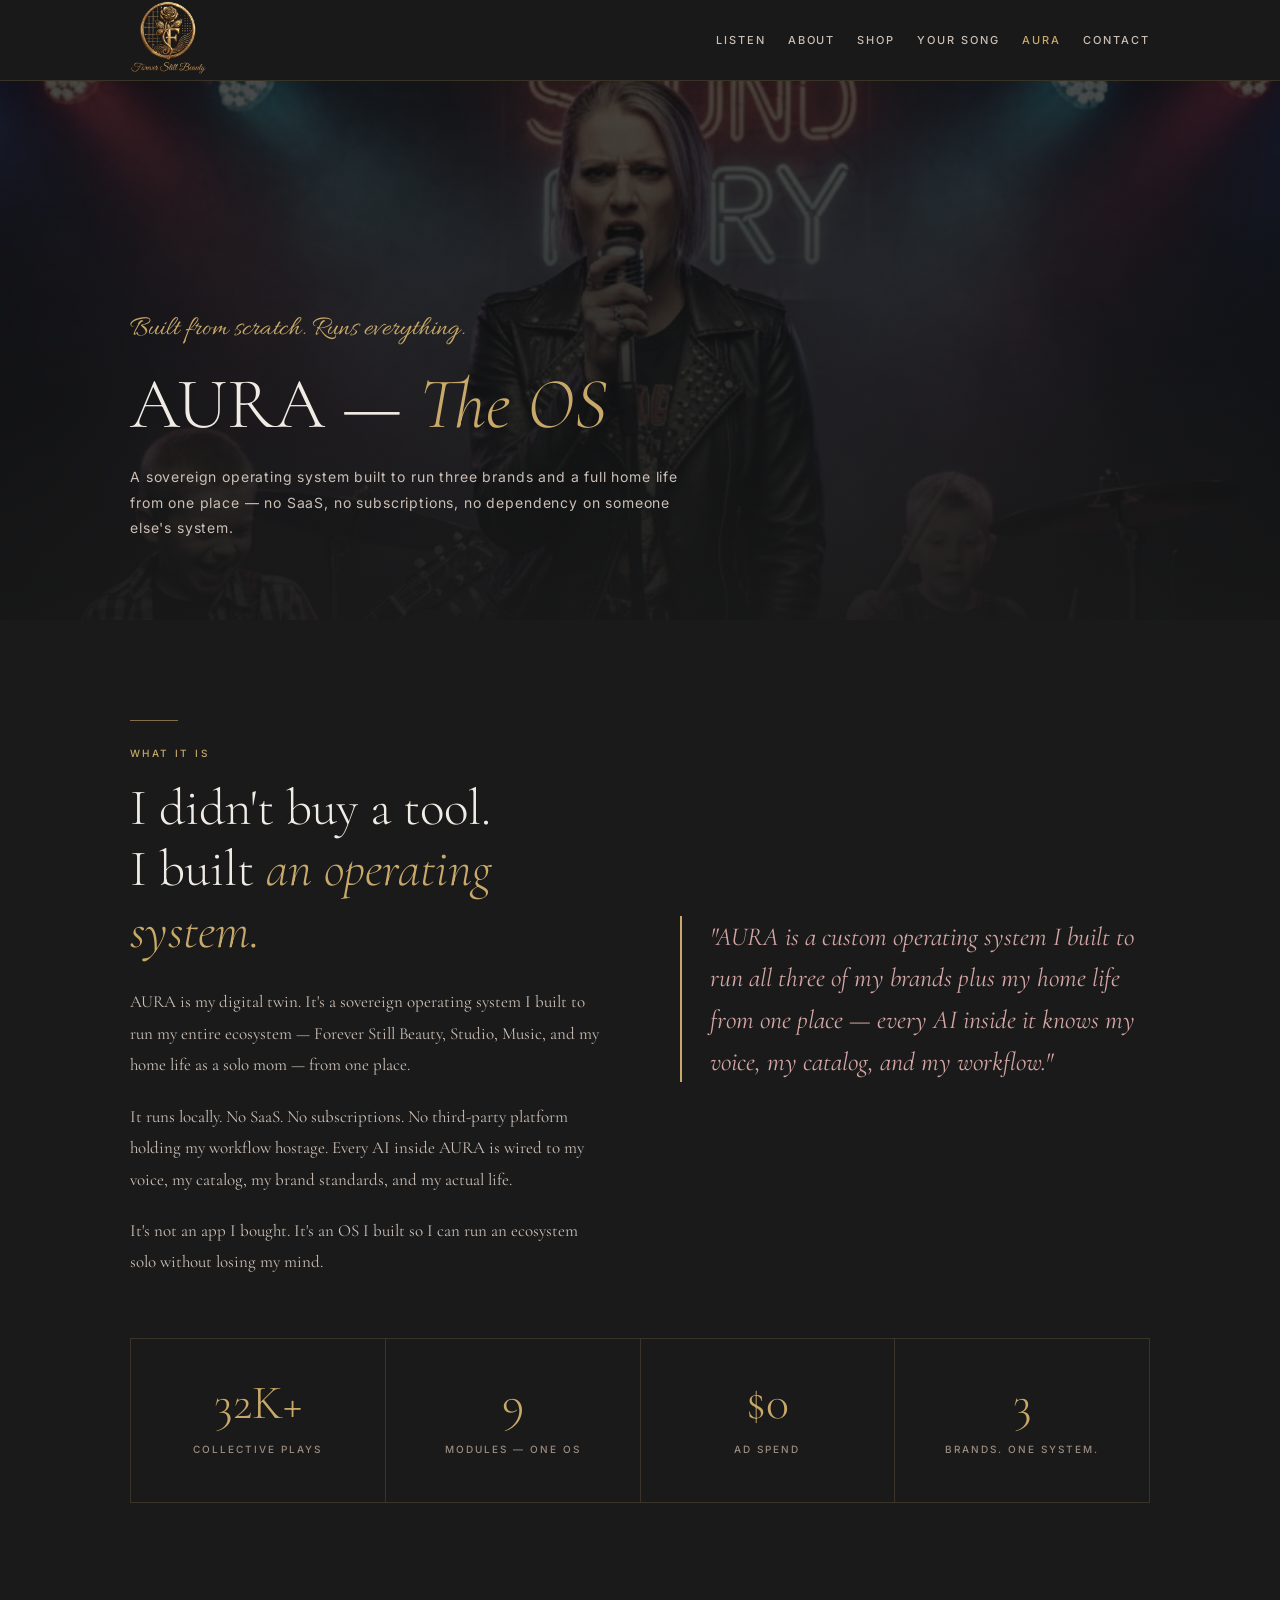
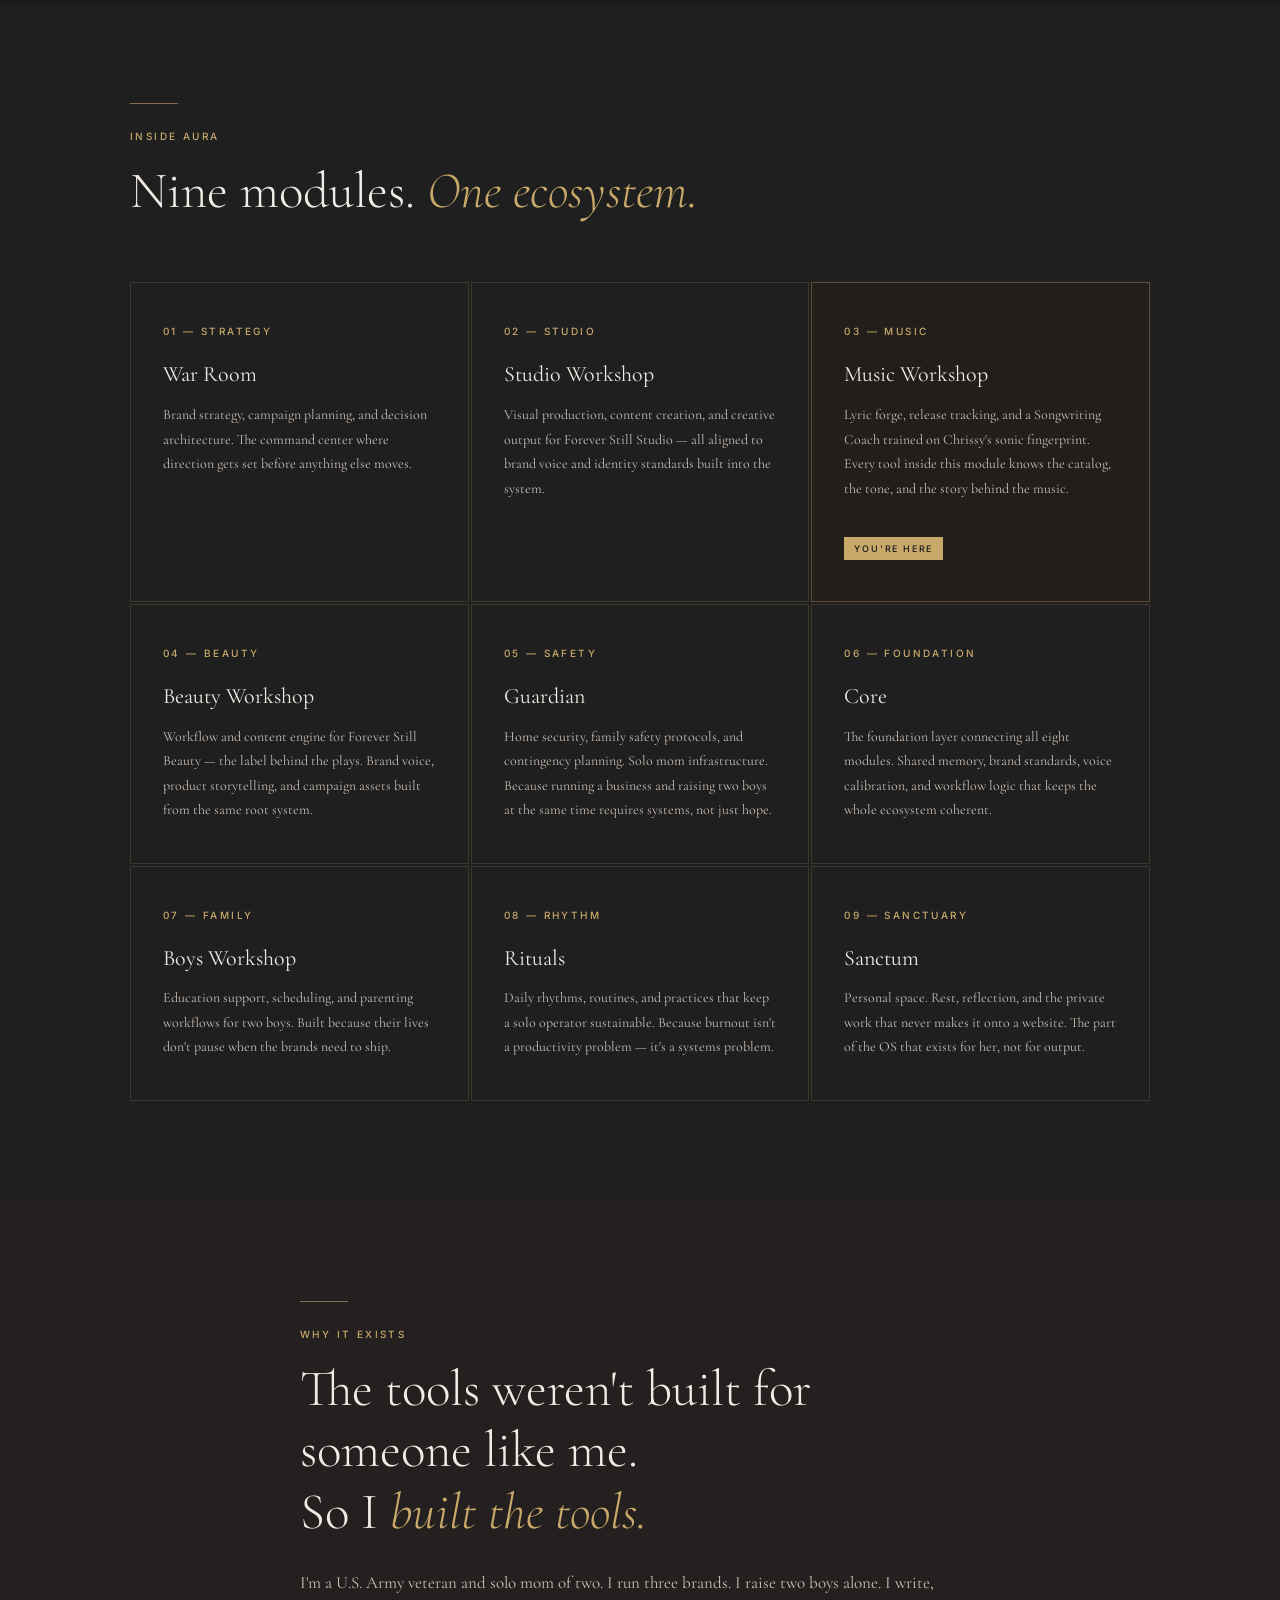
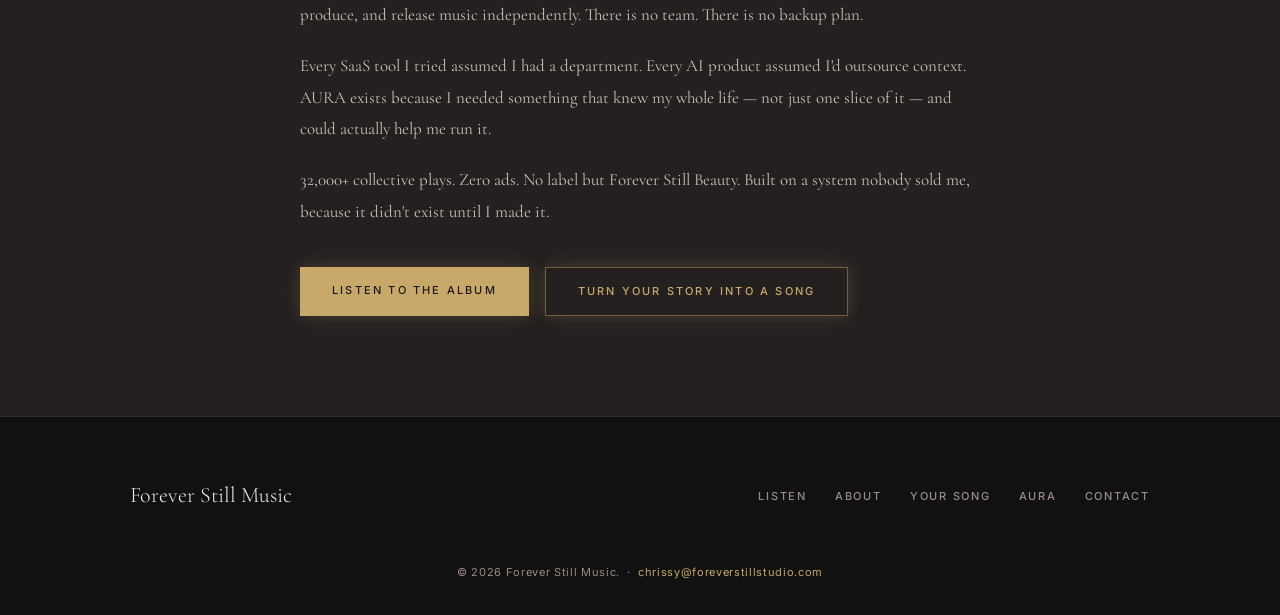
<file: aura-os.html>
<!DOCTYPE html>
<html lang="en">
<head>
  <meta charset="UTF-8" />
  <meta name="msvalidate.01" content="E0C6E18F4C0CC4E89583FDD7A9A06F0D" />
  <meta name="viewport" content="width=device-width, initial-scale=1.0" />

  <title>AURA — The Sovereign Operating System Behind Forever Still Music</title>
  <meta name="description" content="Aura is Chrissy's engineered creative methodology — Visual Minimalism, Sonic Branding, and Strategic Friction. The intentional layer behind Forever Still Music." />

  <!-- SEO -->
  <meta name="keywords" content="AURA OS, sovereign operating system, digital twin, Forever Still Music, Chrissy Schroer, independent artist, AI workflow, custom OS" />
  <link rel="canonical" href="https://www.foreverstillbeauty.com/aura-os.html" />

  <!-- Open Graph -->
  <meta property="og:title" content="AURA — The Sovereign Operating System Behind Forever Still Music" />
  <meta property="og:description" content="I didn't buy a tool. I built an operating system. AURA runs my brands, my music, and my life — from one place." />
  <meta property="og:image" content="https://www.foreverstillbeauty.com/images/hero.jpg" />
  <meta property="og:url" content="https://www.foreverstillbeauty.com/aura-os.html" />
  <meta property="og:type" content="website" />
  <meta property="og:site_name" content="Forever Still Music" />

  <!-- Twitter -->
  <meta name="twitter:card" content="summary_large_image" />
  <meta name="twitter:title" content="AURA — The Sovereign OS Behind Forever Still Music" />
  <meta name="twitter:description" content="Not an app. A sovereign operating system Chrissy built to run three brands from one place." />
  <meta name="twitter:image" content="https://www.foreverstillbeauty.com/images/album-cover.jpg" />

  <!-- Schema.org -->
  <script type="application/ld+json">
  {
    "@context": "https://schema.org",
    "@type": "WebPage",
    "name": "AURA — The Sovereign Operating System Behind Forever Still Music",
    "description": "AURA is the custom AI operating system Chrissy Schroer built to run her three brands from one place.",
    "url": "https://www.foreverstillbeauty.com/aura-os.html",
    "isPartOf": {
      "@type": "WebSite",
      "name": "Forever Still Music",
      "url": "https://www.foreverstillbeauty.com"
    },
    "author": {
      "@type": "Person",
      "name": "Chrissy Schroer"
    }
  }
  </script>

  <!-- Fonts -->
  <link rel="preconnect" href="https://fonts.googleapis.com" />
  <link rel="preconnect" href="https://fonts.gstatic.com" crossorigin />
  <link rel="preload" href="https://fonts.googleapis.com/css2?family=Cormorant+Garamond:ital,wght@0,300;0,400;0,600;1,300;1,400&family=Allura&family=Inter:wght@300;400;500&display=swap" as="style" onload="this.onload=null;this.rel='stylesheet'">
  <noscript><link rel="stylesheet" href="https://fonts.googleapis.com/css2?family=Cormorant+Garamond:ital,wght@0,300;0,400;0,600;1,300;1,400&family=Allura&family=Inter:wght@300;400;500&display=swap"></noscript><style>
    *, *::before, *::after { box-sizing: border-box; margin: 0; padding: 0; }

    :root {
      --bg:          #1a1a1a;
      --bg-soft:     #1f1f1f;
      --bg-warm:     #242020;
      --gold:        #C8A96A;
      --blush:       #d4a5a5;
      --text:        #f0ebe4;
      --text-muted:  #9c8c82;
      --text-soft:   #cbbfb6;
      --rule:        rgba(200, 169, 106, 0.18);

      --font-display: 'Cormorant Garamond', Georgia, serif;
      --font-script:  'Allura', cursive;
      --font-sans:    'Inter', system-ui, sans-serif;
      --max-w: 1100px;
    }

    body {
      background: var(--bg);
      color: var(--text);
      font-family: var(--font-display);
      line-height: 1.7;
      -webkit-font-smoothing: antialiased;
    }

    .container { max-width: var(--max-w); margin: 0 auto; padding: 0 40px; }
    @media (max-width: 600px) { .container { padding: 0 20px; } }

    /* ── NAV ─────────────────────────────────────────────────────── */
    .nav {
      position: fixed; top: 0; left: 0; right: 0; z-index: 100;
      background: rgba(26,26,26,0.92);
      backdrop-filter: blur(12px);
      border-bottom: 1px solid var(--rule);
      transition: background 0.3s;
    }
    .nav__inner {
      display: flex; align-items: center; justify-content: space-between;
      padding: 0 40px; height: 80px; max-width: var(--max-w); margin: 0 auto;
    }
    .nav__logo img { height: 90px; width: auto; display: block; padding: 6px 0; }
    .nav__links { list-style: none; display: flex; gap: 22px; }
    .nav__links a {
      font-family: var(--font-sans); font-size: 11px; font-weight: 500;
      letter-spacing: 0.18em; text-transform: uppercase;
      color: var(--text-soft); text-decoration: none;
      transition: color 0.2s;
    }
    .nav__links a:hover, .nav__links a.active { color: var(--gold); }
    .nav__hamburger {
      display: none; background: none; border: none; cursor: pointer; padding: 8px;
    }
    .nav__hamburger span {
      display: block; width: 22px; height: 1.5px; background: var(--text);
      margin: 5px 0; transition: 0.3s;
    }
    @media (max-width: 768px) {
      .nav__links { display: none; }
      .nav__hamburger { display: block; }
    }

    /* Mobile Drawer */
    .nav__drawer {
      position: fixed; top: 0; right: -100%; width: 80%; max-width: 320px;
      height: 100vh; background: #111; z-index: 200;
      display: flex; flex-direction: column; gap: 0; padding: 80px 40px 40px;
      transition: right 0.35s ease; border-left: 1px solid var(--rule);
    }
    .nav__drawer.open { right: 0; }
    .nav__drawer a {
      font-family: var(--font-sans); font-size: 13px; font-weight: 500;
      letter-spacing: 0.14em; text-transform: uppercase;
      color: var(--text-soft); text-decoration: none;
      padding: 14px 0; border-bottom: 1px solid rgba(255,255,255,0.05);
      transition: color 0.2s;
    }
    .nav__drawer a:hover { color: var(--gold); }
    .nav__close {
      position: absolute; top: 24px; right: 24px;
      background: none; border: none; color: var(--text-muted);
      font-size: 18px; cursor: pointer;
    }

    /* ── PAGE HERO ───────────────────────────────────────────────── */
    .page-hero {
      position: relative; min-height: 60vh;
      display: flex; align-items: flex-end;
      padding-bottom: 80px; overflow: hidden;
      margin-top: 80px;
    }
    .page-hero__bg {
      position: absolute; inset: 0; overflow: hidden; z-index: 0;
    }
    .page-hero__bg img {
      position: absolute; inset: 0; width: 100%; height: 100%;
      object-fit: cover; object-position: center 30%;
      filter: brightness(0.35) saturate(0.6);
    }
    .page-hero__bg::before {
      content: '';
      position: absolute; inset: 0; z-index: 1;
      background: linear-gradient(to bottom, rgba(26,26,26,0.2) 0%, rgba(26,26,26,0.85) 100%);
    }
    .page-hero__content {
      position: relative; z-index: 2;
      max-width: var(--max-w); margin: 0 auto; padding: 0 40px; width: 100%;
    }
    .page-hero__script {
      font-family: var(--font-script); font-size: 28px; color: var(--gold);
      display: block; margin-bottom: 12px;
    }
    .page-hero__name {
      font-family: var(--font-display); font-size: clamp(40px, 6vw, 72px);
      font-weight: 300; line-height: 1.1; color: var(--text);
      margin-bottom: 20px;
    }
    .page-hero__name em { font-style: italic; color: var(--gold); }
    .page-hero__sub {
      font-family: var(--font-sans); font-size: 14px; color: var(--text-soft);
      letter-spacing: 0.06em; max-width: 560px; line-height: 1.8;
    }

    /* ── SECTION BASE ────────────────────────────────────────────── */
    .section { padding: 100px 0; }
    .section--soft { background: var(--bg-soft); }
    .section--warm { background: var(--bg-warm); }

    .eyebrow {
      font-family: var(--font-sans); font-size: 10px; font-weight: 500;
      letter-spacing: 0.24em; text-transform: uppercase; color: var(--gold);
      margin-bottom: 16px; display: block;
    }
    .rule {
      width: 48px; height: 1px; background: var(--gold);
      margin-bottom: 24px; opacity: 0.6;
    }
    h2 {
      font-family: var(--font-display); font-size: clamp(32px, 4vw, 52px);
      font-weight: 300; line-height: 1.2; color: var(--text);
      margin-bottom: 24px;
    }
    h2 em { font-style: italic; color: var(--gold); }
    p { color: var(--text-soft); font-size: 17px; line-height: 1.85; margin-bottom: 20px; }
    p:last-child { margin-bottom: 0; }

    /* ── WHAT IS AURA ────────────────────────────────────────────── */
    .intro__inner {
      display: grid; grid-template-columns: 1fr 1fr; gap: 80px; align-items: center;
    }
    @media (max-width: 768px) { .intro__inner { grid-template-columns: 1fr; gap: 48px; } }

    .intro__lead {
      font-family: var(--font-display); font-size: clamp(20px, 2.5vw, 26px);
      font-style: italic; color: var(--blush); line-height: 1.6;
      border-left: 2px solid var(--gold); padding-left: 28px;
    }

    /* ── MODULE GRID ─────────────────────────────────────────────── */
    .mod-grid {
      display: grid; grid-template-columns: repeat(3, 1fr); gap: 2px;
      margin-top: 60px;
    }
    @media (max-width: 900px) { .mod-grid { grid-template-columns: repeat(2, 1fr); } }
    @media (max-width: 560px) { .mod-grid { grid-template-columns: 1fr; } }

    .mod-card {
      background: var(--bg-soft); padding: 40px 32px;
      border: 1px solid var(--rule); transition: border-color 0.3s;
    }
    .mod-card:hover { border-color: rgba(200,169,106,0.4); }
    .mod-card--featured {
      border-color: rgba(200,169,106,0.35);
      background: #221e1a;
    }
    .mod-card--featured:hover { border-color: rgba(200,169,106,0.65); }

    .mod-card__num {
      font-family: var(--font-sans); font-size: 10px; font-weight: 500;
      letter-spacing: 0.24em; text-transform: uppercase; color: var(--gold);
      margin-bottom: 20px; display: block;
    }
    .mod-card__title {
      font-family: var(--font-display); font-size: 22px; font-weight: 400;
      color: var(--text); margin-bottom: 14px; line-height: 1.3;
    }
    .mod-card p { font-size: 14px; line-height: 1.75; }

    .mod-card__tag {
      display: inline-block; margin-top: 16px;
      font-family: var(--font-sans); font-size: 9px; font-weight: 500;
      letter-spacing: 0.2em; text-transform: uppercase;
      color: #1a1a1a; background: var(--gold);
      padding: 4px 10px;
    }

    /* ── STATS ───────────────────────────────────────────────────── */
    .stats-row {
      display: flex; gap: 0; border: 1px solid var(--rule); margin-top: 60px;
    }
    @media (max-width: 600px) { .stats-row { flex-direction: column; } }
    .stat {
      flex: 1; padding: 40px 32px; text-align: center;
      border-right: 1px solid var(--rule);
    }
    .stat:last-child { border-right: none; }
    .stat__num {
      font-family: var(--font-display); font-size: 48px; font-weight: 300;
      color: var(--gold); line-height: 1; display: block; margin-bottom: 8px;
    }
    .stat__label {
      font-family: var(--font-sans); font-size: 10px; font-weight: 500;
      letter-spacing: 0.2em; text-transform: uppercase; color: var(--text-muted);
    }

    /* ── BUTTONS ─────────────────────────────────────────────────── */
    .btn {
      display: inline-block; padding: 14px 32px;
      font-family: var(--font-sans); font-size: 11px; font-weight: 500;
      letter-spacing: 0.2em; text-transform: uppercase;
      text-decoration: none; transition: all 0.25s; cursor: pointer; border: none;
      box-shadow: 0 0 14px rgba(200,169,106,0.18), 0 0 32px rgba(200,169,106,0.08);
    }
    .btn--primary { background: var(--gold); color: #1a1a1a; }
    .btn--primary:hover { background: #d4b87a; box-shadow: 0 0 22px rgba(200,169,106,0.45), 0 0 55px rgba(200,169,106,0.2); }
    .btn--ghost { background: transparent; color: var(--gold); border: 1px solid rgba(200,169,106,0.45); }
    .btn--ghost:hover { border-color: var(--gold); box-shadow: 0 0 22px rgba(200,169,106,0.35), 0 0 50px rgba(200,169,106,0.15); }

    .cta-row { display: flex; gap: 16px; flex-wrap: wrap; margin-top: 40px; }

    /* ── FOOTER ──────────────────────────────────────────────────── */
    .footer {
      background: #111; border-top: 1px solid var(--rule);
      padding: 60px 0 32px;
    }
    .footer__inner {
      display: flex; align-items: center; justify-content: space-between;
      flex-wrap: wrap; gap: 20px;
    }
    .footer__logo {
      font-family: var(--font-display); font-size: 22px; font-weight: 300;
      color: var(--text); text-decoration: none;
    }
    .footer__links {
      list-style: none; display: flex; gap: 28px; flex-wrap: wrap;
    }
    .footer__links a {
      font-family: var(--font-sans); font-size: 11px; font-weight: 500;
      letter-spacing: 0.16em; text-transform: uppercase;
      color: var(--text-muted); text-decoration: none;
    }
    .footer__links a:hover { color: var(--gold); }
    .footer__copy {
      font-family: var(--font-sans); font-size: 11px; color: var(--text-muted);
      text-align: center; margin-top: 48px; letter-spacing: 0.06em;
    }
  </style>
</head>

<body>

  <!-- ── Nav ─────────────────────────────────────────────────────── -->
  <nav class="nav">
    <div class="nav__inner">
      <a href="/" class="nav__logo"><img src="images/logo.png" alt="Forever Still Music" /></a>
      <ul class="nav__links">
        <li><a href="index.html#music">Listen</a></li>
        <li><a href="about.html">About</a></li>
        <li><a href="index.html#offer">Shop</a></li>
        <li><a href="method.html">Your Song</a></li>
        <li><a href="aura-os.html" class="active">Aura</a></li>
        <li><a href="contact.html">Contact</a></li>
      </ul>
      <button class="nav__hamburger" id="hamburger" aria-label="Open menu">
        <span></span><span></span><span></span>
      </button>
    </div>
  </nav>

  <!-- Mobile Drawer -->
  <nav class="nav__drawer" id="drawer">
    <button class="nav__close" id="drawerClose">✕</button>
    <a href="index.html#music">Listen</a>
    <a href="about.html">About</a>
    <a href="index.html#offer">Shop</a>
    <a href="method.html">Your Song</a>
    <a href="aura-os.html">Aura</a>
    <a href="contact.html">Contact</a>
  </nav>

  <!-- ── Hero ─────────────────────────────────────────────────────── -->
  <div class="page-hero">
    <div class="page-hero__bg">
      <img src="images/kids_band.jpg" alt="" aria-hidden="true" />
    </div>
    <div class="page-hero__content">
      <span class="page-hero__script">Built from scratch. Runs everything.</span>
      <h1 class="page-hero__name">AURA — <em>The OS</em></h1>
      <p class="page-hero__sub">A sovereign operating system built to run three brands and a full home life from one place — no SaaS, no subscriptions, no dependency on someone else's system.</p>
    </div>
  </div>

  <!-- ── What Is AURA ─────────────────────────────────────────────── -->
  <section class="section">
    <div class="container">
      <div class="intro__inner">
        <div>
          <div class="rule"></div>
          <span class="eyebrow">What it is</span>
          <h2>I didn't buy a tool.<br />I built <em>an operating system.</em></h2>
          <p>AURA is my digital twin. It's a sovereign operating system I built to run my entire ecosystem — Forever Still Beauty, Studio, Music, and my home life as a solo mom — from one place.</p>
          <p>It runs locally. No SaaS. No subscriptions. No third-party platform holding my workflow hostage. Every AI inside AURA is wired to my voice, my catalog, my brand standards, and my actual life.</p>
          <p>It's not an app I bought. It's an OS I built so I can run an ecosystem solo without losing my mind.</p>
        </div>
        <div>
          <p class="intro__lead">"AURA is a custom operating system I built to run all three of my brands plus my home life from one place — every AI inside it knows my voice, my catalog, and my workflow."</p>
        </div>
      </div>

      <div class="stats-row">
        <div class="stat">
          <span class="stat__num">32K+</span>
          <span class="stat__label">Collective plays</span>
        </div>
        <div class="stat">
          <span class="stat__num">9</span>
          <span class="stat__label">Modules — one OS</span>
        </div>
        <div class="stat">
          <span class="stat__num">$0</span>
          <span class="stat__label">Ad spend</span>
        </div>
        <div class="stat">
          <span class="stat__num">3</span>
          <span class="stat__label">Brands. One system.</span>
        </div>
      </div>
    </div>
  </section>

  <!-- ── The 9 Modules ────────────────────────────────────────────── -->
  <section class="section section--soft">
    <div class="container">
      <div class="rule"></div>
      <span class="eyebrow">Inside AURA</span>
      <h2>Nine modules. <em>One ecosystem.</em></h2>

      <div class="mod-grid">

        <div class="mod-card">
          <span class="mod-card__num">01 — Strategy</span>
          <div class="mod-card__title">War Room</div>
          <p>Brand strategy, campaign planning, and decision architecture. The command center where direction gets set before anything else moves.</p>
        </div>

        <div class="mod-card">
          <span class="mod-card__num">02 — Studio</span>
          <div class="mod-card__title">Studio Workshop</div>
          <p>Visual production, content creation, and creative output for Forever Still Studio — all aligned to brand voice and identity standards built into the system.</p>
        </div>

        <div class="mod-card mod-card--featured">
          <span class="mod-card__num">03 — Music</span>
          <div class="mod-card__title">Music Workshop</div>
          <p>Lyric forge, release tracking, and a Songwriting Coach trained on Chrissy's sonic fingerprint. Every tool inside this module knows the catalog, the tone, and the story behind the music.</p>
          <span class="mod-card__tag">You're here</span>
        </div>

        <div class="mod-card">
          <span class="mod-card__num">04 — Beauty</span>
          <div class="mod-card__title">Beauty Workshop</div>
          <p>Workflow and content engine for Forever Still Beauty — the label behind the plays. Brand voice, product storytelling, and campaign assets built from the same root system.</p>
        </div>

        <div class="mod-card">
          <span class="mod-card__num">05 — Safety</span>
          <div class="mod-card__title">Guardian</div>
          <p>Home security, family safety protocols, and contingency planning. Solo mom infrastructure. Because running a business and raising two boys at the same time requires systems, not just hope.</p>
        </div>

        <div class="mod-card">
          <span class="mod-card__num">06 — Foundation</span>
          <div class="mod-card__title">Core</div>
          <p>The foundation layer connecting all eight modules. Shared memory, brand standards, voice calibration, and workflow logic that keeps the whole ecosystem coherent.</p>
        </div>

        <div class="mod-card">
          <span class="mod-card__num">07 — Family</span>
          <div class="mod-card__title">Boys Workshop</div>
          <p>Education support, scheduling, and parenting workflows for two boys. Built because their lives don't pause when the brands need to ship.</p>
        </div>

        <div class="mod-card">
          <span class="mod-card__num">08 — Rhythm</span>
          <div class="mod-card__title">Rituals</div>
          <p>Daily rhythms, routines, and practices that keep a solo operator sustainable. Because burnout isn't a productivity problem — it's a systems problem.</p>
        </div>

        <div class="mod-card">
          <span class="mod-card__num">09 — Sanctuary</span>
          <div class="mod-card__title">Sanctum</div>
          <p>Personal space. Rest, reflection, and the private work that never makes it onto a website. The part of the OS that exists for her, not for output.</p>
        </div>

      </div>
    </div>
  </section>

  <!-- ── Why It Exists ─────────────────────────────────────────────── -->
  <section class="section section--warm">
    <div class="container" style="max-width: 760px;">
      <div class="rule"></div>
      <span class="eyebrow">Why it exists</span>
      <h2>The tools weren't built for someone like me.<br />So I <em>built the tools.</em></h2>
      <p>I'm a U.S. Army veteran and solo mom of two. I run three brands. I raise two boys alone. I write, produce, and release music independently. There is no team. There is no backup plan.</p>
      <p>Every SaaS tool I tried assumed I had a department. Every AI product assumed I'd outsource context. AURA exists because I needed something that knew my whole life — not just one slice of it — and could actually help me run it.</p>
      <p>32,000+ collective plays. Zero ads. No label but Forever Still Beauty. Built on a system nobody sold me, because it didn't exist until I made it.</p>

      <div class="cta-row">
        <a href="index.html#music" class="btn btn--primary">Listen to the Album</a>
        <a href="method.html" class="btn btn--ghost">Turn Your Story Into a Song</a>
      </div>
    </div>
  </section>

  <!-- ── Footer ─────────────────────────────────────────────────────── -->
  <footer class="footer">
    <div class="container">
      <div class="footer__inner">
        <a href="index.html" class="footer__logo">Forever Still Music</a>
        <ul class="footer__links">
          <li><a href="index.html#music">Listen</a></li>
          <li><a href="about.html">About</a></li>
          <li><a href="method.html">Your Song</a></li>
          <li><a href="aura-os.html">Aura</a></li>
          <li><a href="contact.html">Contact</a></li>
        </ul>
      </div>
      <p class="footer__copy">&copy; 2026 Forever Still Music. &nbsp;·&nbsp; <a href="mailto:chrissy@foreverstillstudio.com" style="color:var(--gold);text-decoration:none;">chrissy@foreverstillstudio.com</a></p>
    </div>
  </footer>

  <script>
    const hamburger = document.getElementById('hamburger');
    const drawer    = document.getElementById('drawer');
    const close     = document.getElementById('drawerClose');
    hamburger.addEventListener('click', () => drawer.classList.add('open'));
    close.addEventListener('click', () => drawer.classList.remove('open'));
    drawer.querySelectorAll('a').forEach(a =>
      a.addEventListener('click', () => drawer.classList.remove('open'))
    );
  </script>

</body>
</html>
</file>
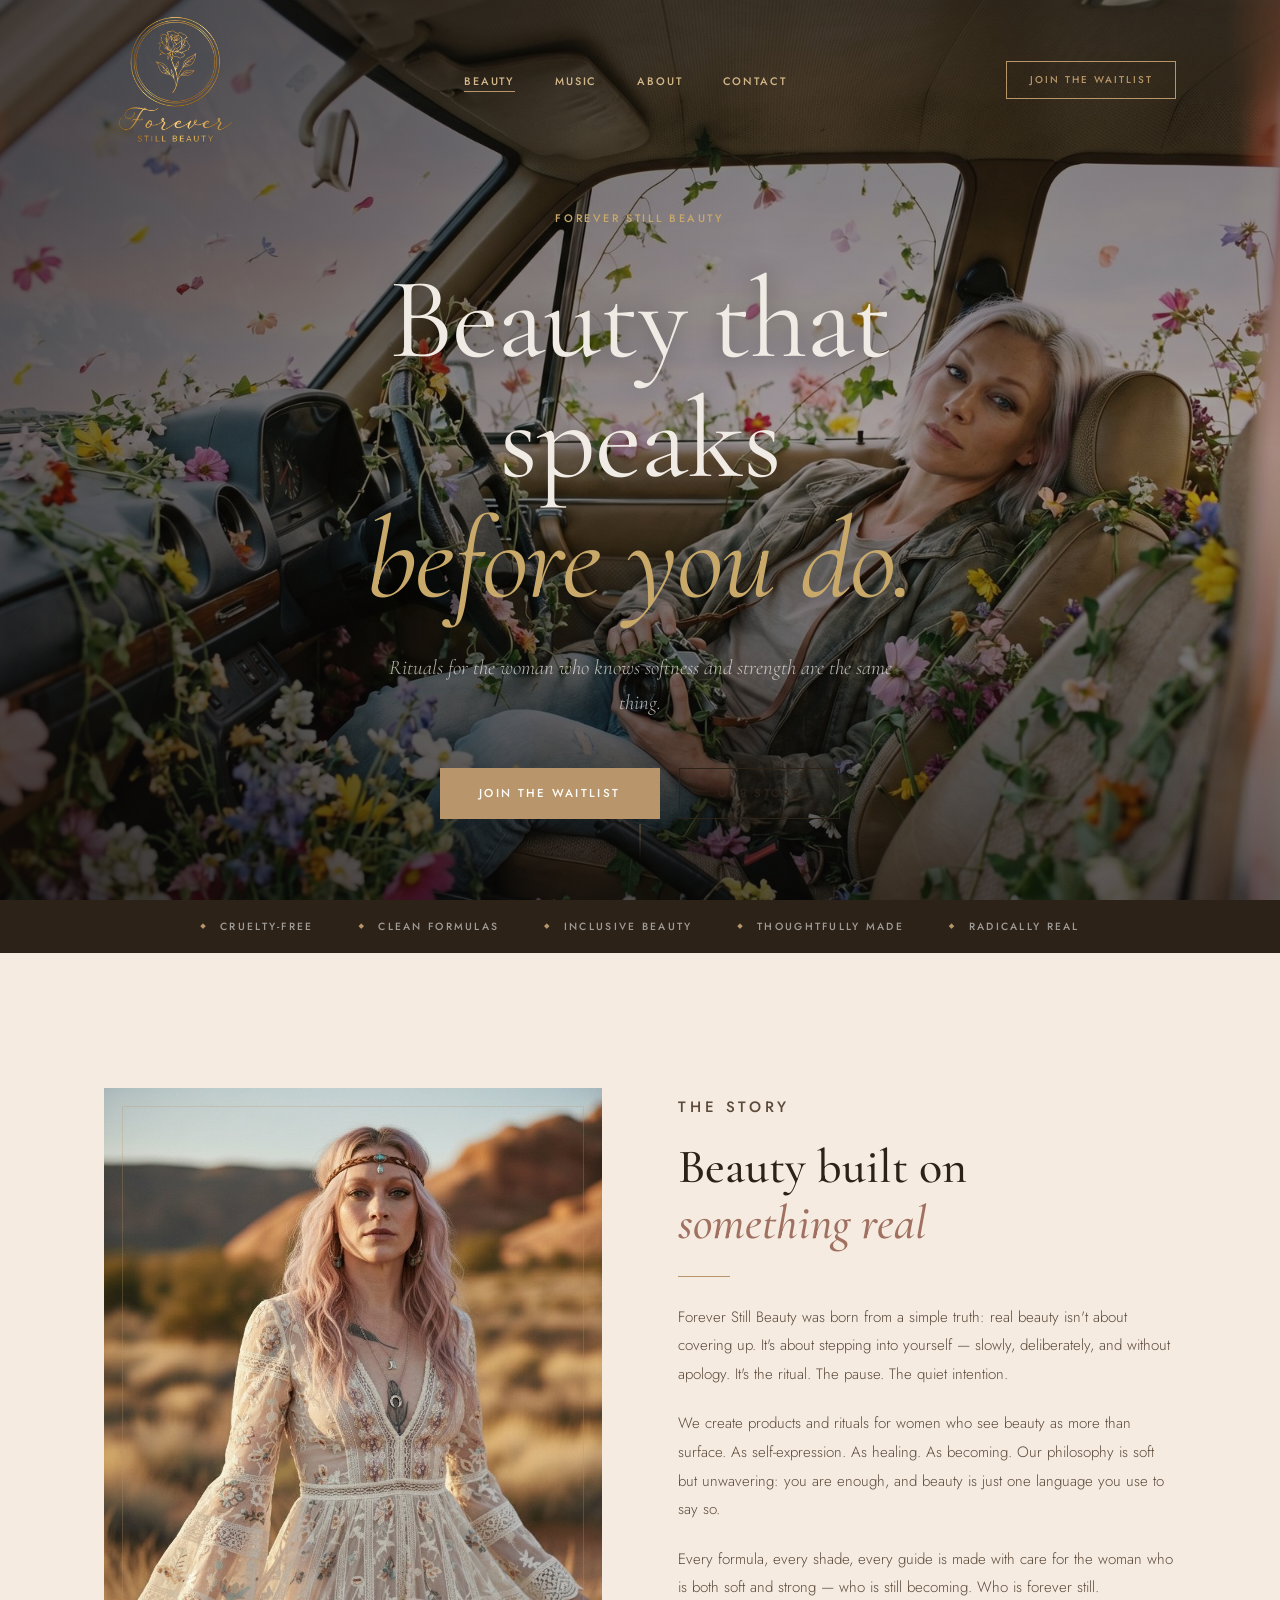
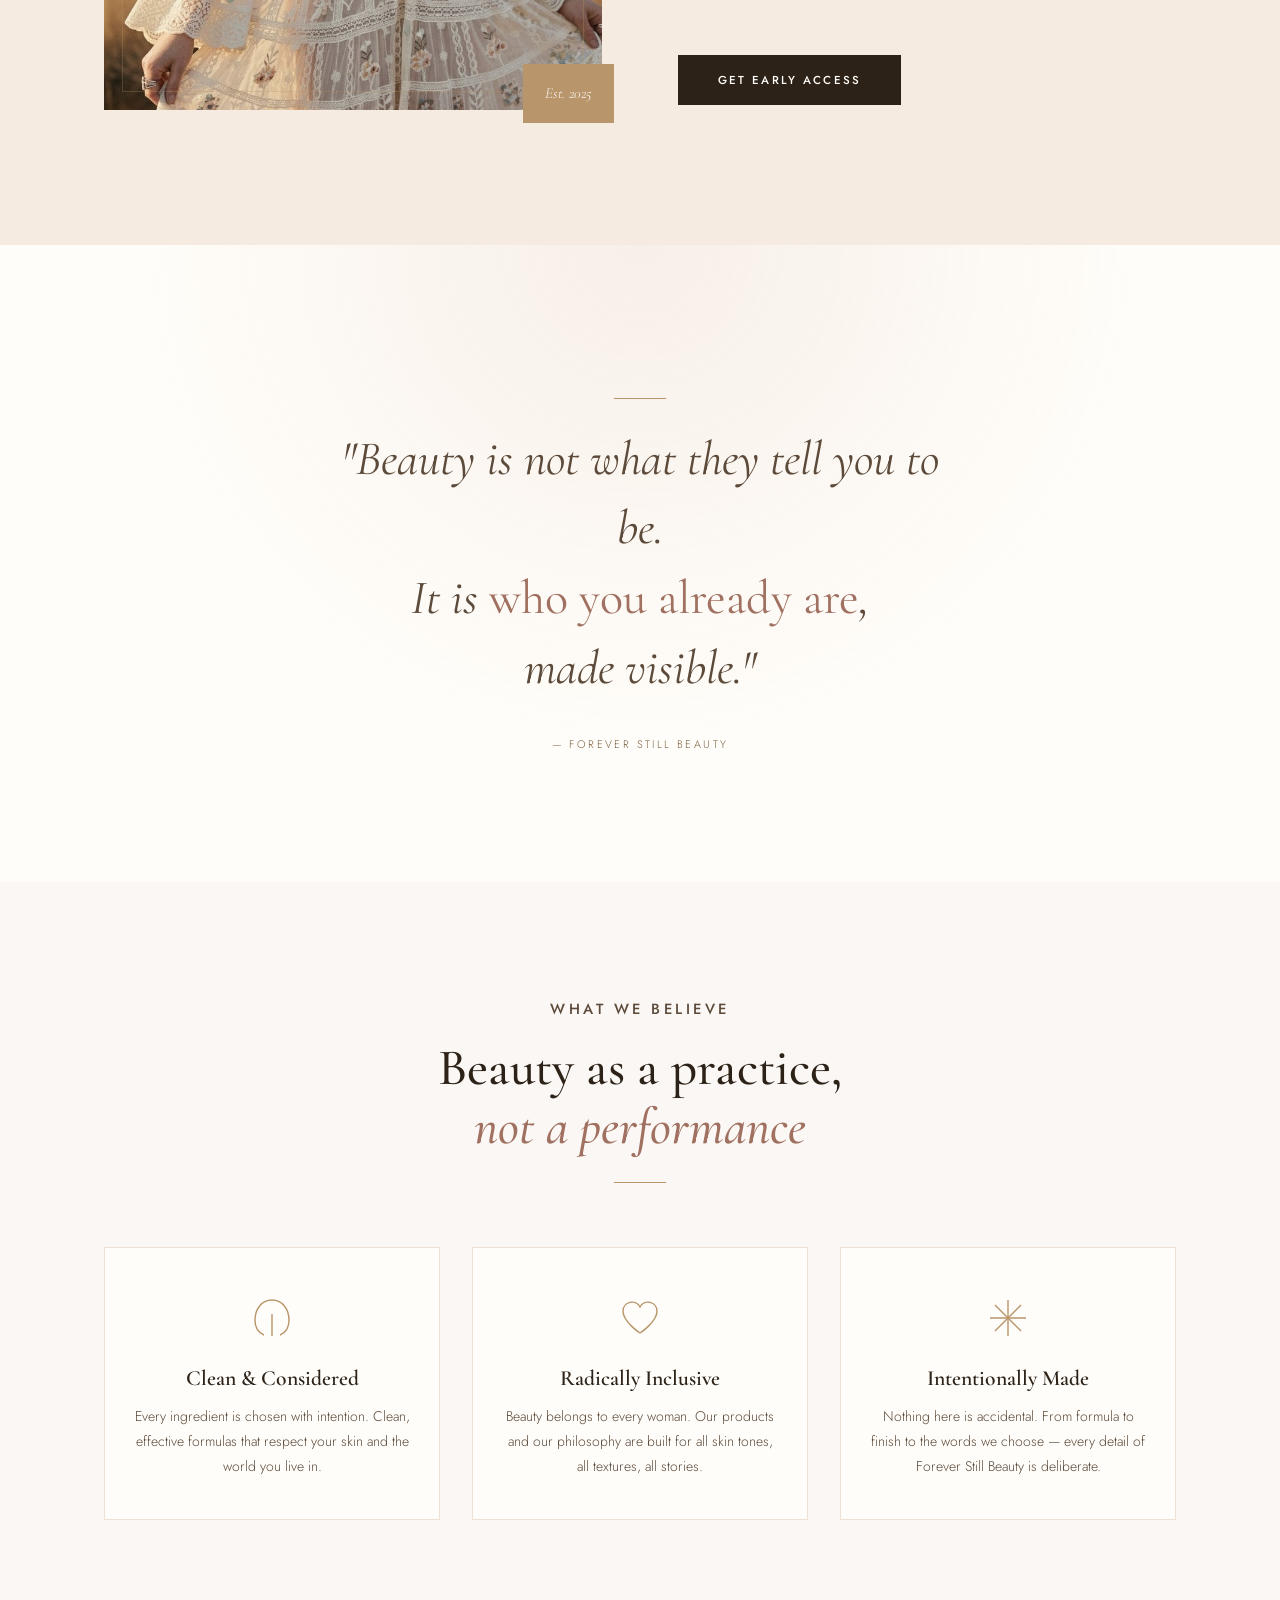
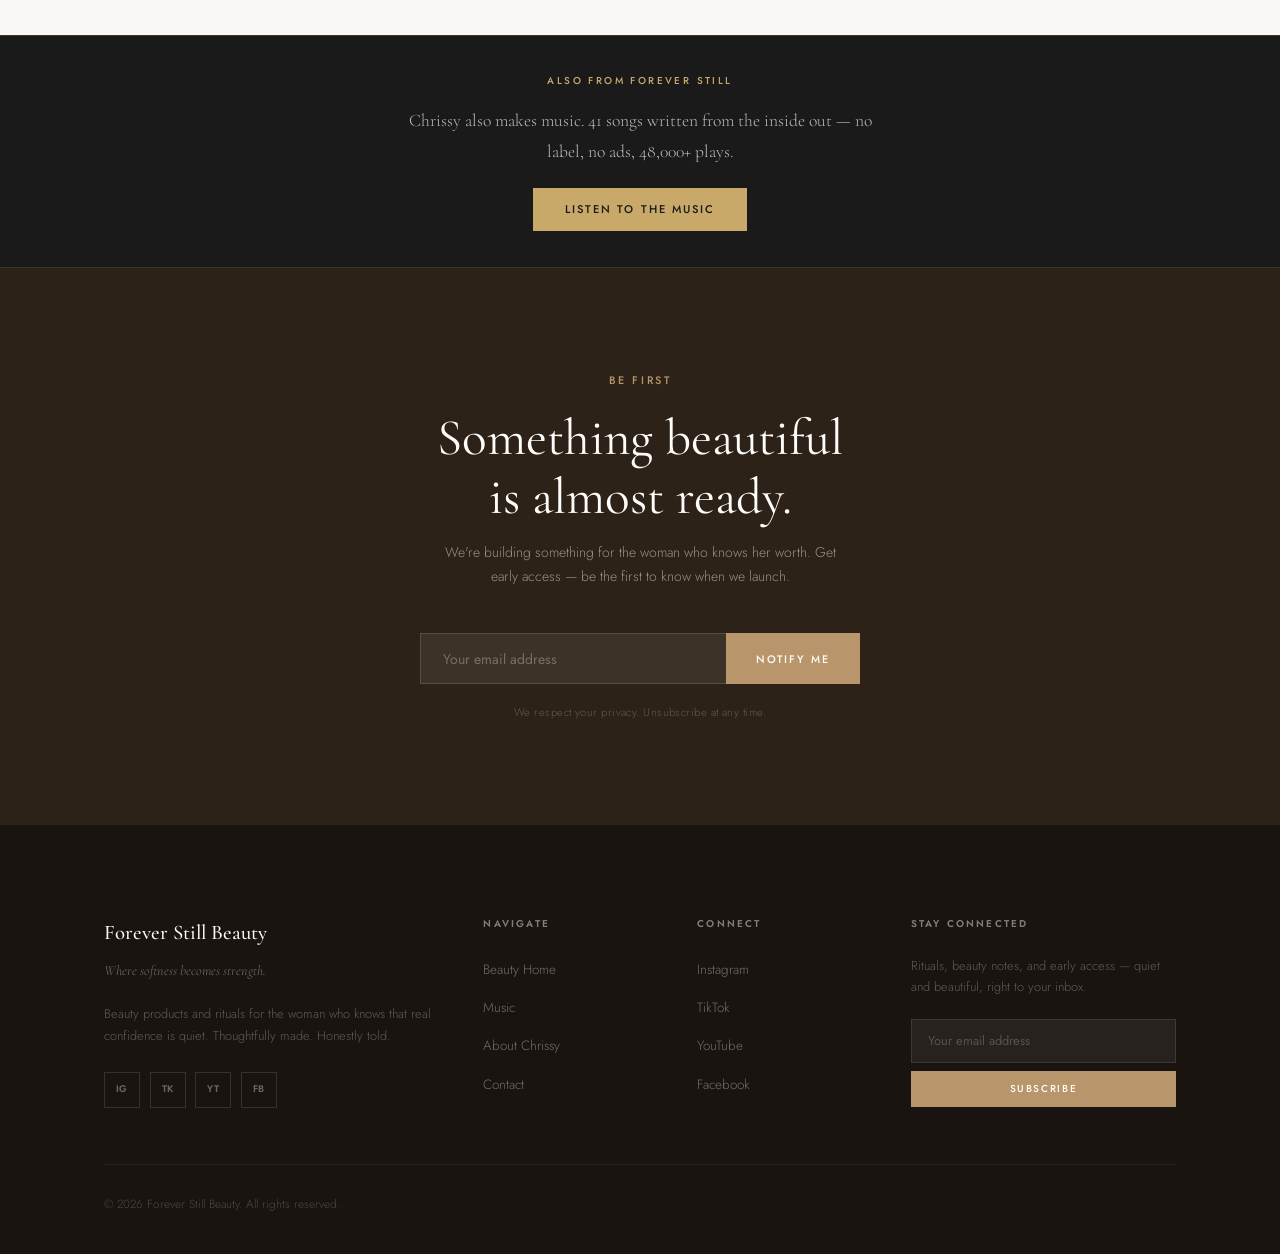
<file: beauty.html>
<!DOCTYPE html>
<html lang="en">
<head>
  <meta charset="UTF-8">
  <meta name="msvalidate.01" content="E0C6E18F4C0CC4E89583FDD7A9A06F0D">
  <meta name="viewport" content="width=device-width, initial-scale=1.0">
  <title>Forever Still Beauty — Beauty That Speaks Before You Do</title>
  <meta name="description" content="Beauty rituals for the woman who knows softness and strength are the same thing. Thoughtfully made. Radically real. Coming soon.">
  <link rel="canonical" href="https://www.foreverstillbeauty.com/beauty.html">

  <!-- Open Graph -->
  <meta property="og:title" content="Forever Still Beauty — Beauty That Speaks Before You Do">
  <meta property="og:description" content="Beauty rituals for the woman who knows softness and strength are the same thing.">
  <meta property="og:image" content="https://www.foreverstillbeauty.com/images/beauty-hero.jpg">
  <meta property="og:url" content="https://www.foreverstillbeauty.com/beauty.html">
  <meta property="og:type" content="website">
  <meta property="og:site_name" content="Forever Still Beauty">

  <!-- Twitter -->
  <meta name="twitter:card" content="summary_large_image">
  <meta name="twitter:title" content="Forever Still Beauty">
  <meta name="twitter:description" content="Beauty rituals for the woman who is both soft and strong.">
  <meta name="twitter:image" content="https://www.foreverstillbeauty.com/images/beauty-hero.jpg">

  <!-- Schema.org -->
  <script type="application/ld+json">
  {
    "@context": "https://schema.org",
    "@type": "Organization",
    "name": "Forever Still Beauty",
    "url": "https://www.foreverstillbeauty.com/beauty.html",
    "image": "https://www.foreverstillbeauty.com/images/beauty-hero.jpg",
    "description": "Forever Still Beauty — clean beauty rituals for the woman who knows softness and strength are the same thing. Thoughtfully made. Radically real.",
    "founder": { "@type": "Person", "name": "Chrissy Schroer" },
    "sameAs": [
      "https://www.instagram.com/chrissyraine/",
      "https://www.tiktok.com/@foreverstillbeauty",
      "https://www.youtube.com/@foreverstillbeauty"
    ]
  }
  </script>

  <link rel="preconnect" href="https://fonts.googleapis.com">
  <link rel="preconnect" href="https://fonts.gstatic.com" crossorigin>
  <link rel="preload" href="https://fonts.googleapis.com/css2?family=Cormorant+Garamond:ital,wght@0,300;0,400;0,500;0,600;1,300;1,400;1,500;1,600&family=Jost:wght@300;400;500;600&display=swap" as="style" onload="this.onload=null;this.rel='stylesheet'">
  <noscript><link rel="stylesheet" href="https://fonts.googleapis.com/css2?family=Cormorant+Garamond:ital,wght@0,300;0,400;0,500;0,600;1,300;1,400;1,500;1,600&family=Jost:wght@300;400;500;600&display=swap"></noscript><link rel="stylesheet" href="/css/beauty.css">
</head>
<body>

  <nav class="nav" role="navigation" aria-label="Main navigation">
    <div class="nav__inner">
      <a href="/beauty.html" class="nav__logo" aria-label="Forever Still Beauty — Home">
        <img src="/images/beauty-logo.png" alt="Forever Still Beauty" style="height:140px;width:auto;display:block;">
      </a>
      <ul class="nav__links" role="list">
        <li><a href="/beauty.html" class="active">Beauty</a></li>
        <li><a href="/">Music</a></li>
        <li><a href="/about.html">About</a></li>
        <li><a href="/contact.html">Contact</a></li>
      </ul>
      <a href="#newsletter" class="btn btn--ghost-gold" style="font-size:0.62rem;padding:0.6rem 1.4rem;">Join the Waitlist</a>
      <button class="nav__hamburger" aria-label="Open menu" aria-expanded="false">
        <span></span><span></span><span></span>
      </button>
    </div>
  </nav>

  <div class="nav__mobile" role="dialog" aria-label="Mobile navigation" aria-hidden="true">
    <a href="/beauty.html">Beauty</a>
    <a href="/">Music</a>
    <a href="/about.html">About</a>
    <a href="/contact.html">Contact</a>
  </div>

  <main>

    <!-- HERO -->
    <section class="hero" aria-labelledby="hero-headline">
      <div class="hero__bg" aria-hidden="true">
        <img src="/images/beauty-hero.jpg" alt="" />
      </div>
      <div class="hero__content">
        <p class="eyebrow hero__eyebrow">Forever Still Beauty</p>
        <h1 class="hero__headline" id="hero-headline">
          Beauty that speaks<br>
          <em>before you do.</em>
        </h1>
        <p class="hero__sub">
          Rituals for the woman who knows softness and strength are the same thing.
        </p>
        <div class="hero__actions">
          <a href="#newsletter" class="btn btn--primary">Join the Waitlist</a>
          <a href="#story" class="btn btn--ghost">Our Story</a>
        </div>
      </div>
      <div class="hero__scroll" aria-hidden="true">
        <span>Scroll</span>
        <div class="hero__scroll-line"></div>
      </div>
    </section>

    <!-- BRAND STRIP -->
    <div class="brand-strip" aria-hidden="true">
      <div class="brand-strip__inner">
        <span class="brand-strip__item">Cruelty-Free</span>
        <span class="brand-strip__item">Clean Formulas</span>
        <span class="brand-strip__item">Inclusive Beauty</span>
        <span class="brand-strip__item">Thoughtfully Made</span>
        <span class="brand-strip__item">Radically Real</span>
      </div>
    </div>

    <!-- BRAND STORY -->
    <section class="section section--blush" id="story" aria-labelledby="story-heading">
      <div class="container">
        <div class="story-split">

          <div class="story-split__img-wrap reveal">
            <div class="story-split__img">
              <img src="/images/beauty-boho.jpg" alt="Forever Still Beauty — brand story" loading="lazy" style="width:100%;height:100%;object-fit:cover;object-position:center top;display:block;">
            </div>
            <div class="story-split__img-label">Est. 2025</div>
          </div>

          <div class="story-split__content reveal reveal-delay-2">
            <p class="eyebrow">The Story</p>
            <h2 id="story-heading">Beauty built on<br><em>something real</em></h2>
            <div class="divider divider--left"></div>
            <p>
              Forever Still Beauty was born from a simple truth: real beauty isn't about covering up. It's about stepping into yourself — slowly, deliberately, and without apology. It's the ritual. The pause. The quiet intention.
            </p>
            <p>
              We create products and rituals for women who see beauty as more than surface. As self-expression. As healing. As becoming. Our philosophy is soft but unwavering: you are enough, and beauty is just one language you use to say so.
            </p>
            <p>
              Every formula, every shade, every guide is made with care for the woman who is both soft and strong — who is still becoming. Who is forever still.
            </p>
            <a href="#newsletter" class="btn btn--dark mt-md">Get Early Access</a>
          </div>

        </div>
      </div>
    </section>

    <!-- QUOTE -->
    <section class="transform-section" aria-label="Brand philosophy">
      <div class="container--narrow">
        <div class="reveal text-center">
          <div class="divider"></div>
          <blockquote class="transform-section__quote">
            "Beauty is not what they tell you to be.<br>
            It is <em>who you already are</em>,<br>
            made visible."
          </blockquote>
          <p class="transform-section__attr">— Forever Still Beauty</p>
        </div>
      </div>
    </section>

    <!-- VALUES -->
    <section class="section" aria-labelledby="values-heading">
      <div class="container">
        <header class="section__header reveal">
          <p class="eyebrow">What We Believe</p>
          <h2 id="values-heading">Beauty as a practice,<br><em>not a performance</em></h2>
          <div class="divider"></div>
        </header>
        <div class="values-grid">
          <div class="value-card reveal reveal-delay-1">
            <div class="value-card__icon" aria-hidden="true">
              <svg viewBox="0 0 44 44" fill="none" stroke="currentColor" stroke-width="1.4">
                <path d="M22 4C11 4 5 14 5 24c0 8 4 13 9 15"/>
                <path d="M22 4c11 0 17 10 17 20 0 8-4 13-9 15"/>
                <line x1="22" y1="40" x2="22" y2="18"/>
              </svg>
            </div>
            <h3 class="value-card__title">Clean &amp; Considered</h3>
            <p class="value-card__text">Every ingredient is chosen with intention. Clean, effective formulas that respect your skin and the world you live in.</p>
          </div>
          <div class="value-card reveal reveal-delay-2">
            <div class="value-card__icon" aria-hidden="true">
              <svg viewBox="0 0 44 44" fill="none" stroke="currentColor" stroke-width="1.4">
                <path d="M22 37S5 26 5 15a9 9 0 0117-4 9 9 0 0117 4c0 11-17 22-17 22z"/>
              </svg>
            </div>
            <h3 class="value-card__title">Radically Inclusive</h3>
            <p class="value-card__text">Beauty belongs to every woman. Our products and our philosophy are built for all skin tones, all textures, all stories.</p>
          </div>
          <div class="value-card reveal reveal-delay-3">
            <div class="value-card__icon" aria-hidden="true">
              <svg viewBox="0 0 44 44" fill="none" stroke="currentColor" stroke-width="1.4">
                <line x1="22" y1="4" x2="22" y2="40"/>
                <line x1="4"  y1="22" x2="40" y2="22"/>
                <line x1="9"  y1="9"  x2="35" y2="35"/>
                <line x1="35" y1="9"  x2="9"  y2="35"/>
              </svg>
            </div>
            <h3 class="value-card__title">Intentionally Made</h3>
            <p class="value-card__text">Nothing here is accidental. From formula to finish to the words we choose — every detail of Forever Still Beauty is deliberate.</p>
          </div>
        </div>
      </div>
    </section>

    <!-- Also from Forever Still — Music crosslink -->
    <section style="background:#1a1a1a;border-top:1px solid rgba(200,169,106,0.2);border-bottom:1px solid rgba(200,169,106,0.2);padding:36px 40px;text-align:center;">
      <p style="font-family:'Jost',sans-serif;font-size:10px;font-weight:500;letter-spacing:0.24em;text-transform:uppercase;color:#C8A96A;margin-bottom:16px;">Also from Forever Still</p>
      <p style="font-family:'Cormorant Garamond',Georgia,serif;font-size:1.1rem;font-weight:300;color:rgba(255,255,255,0.7);margin-bottom:20px;max-width:480px;margin-left:auto;margin-right:auto;">
        Chrissy also makes music. 41 songs written from the inside out — no label, no ads, 48,000+ plays.
      </p>
      <a href="/" style="display:inline-block;font-family:'Jost',sans-serif;font-size:0.7rem;font-weight:500;letter-spacing:0.18em;text-transform:uppercase;color:#1a1a1a;background:#C8A96A;padding:0.75rem 2rem;text-decoration:none;">Listen to the Music</a>
    </section>

    <!-- EARLY ACCESS SIGNUP -->
    <section class="newsletter" id="newsletter" aria-labelledby="newsletter-heading">
      <div class="container">
        <p class="eyebrow newsletter__eyebrow reveal">Be First</p>
        <h2 class="newsletter__title reveal" id="newsletter-heading">
          Something beautiful<br>is almost ready.
        </h2>
        <p class="newsletter__sub reveal">
          We're building something for the woman who knows her worth. Get early access — be the first to know when we launch.
        </p>
        <div class="reveal">
          <form class="newsletter__form" action="https://formspree.io/f/xvzvllvv" method="POST" novalidate>
            <input type="email" name="email" class="newsletter__input" placeholder="Your email address" aria-label="Email address for early access" required>
            <button type="submit" class="newsletter__submit">Notify Me</button>
          </form>
          <p class="newsletter__success">You're on the list. We'll be in touch.</p>
          <p class="newsletter__note">We respect your privacy. Unsubscribe at any time.</p>
        </div>
      </div>
    </section>

  </main>

  <footer class="footer" role="contentinfo">
    <div class="container">
      <div class="footer__grid">
        <div>
          <p class="footer__brand-name">Forever Still Beauty</p>
          <p class="footer__brand-tagline">Where softness becomes strength.</p>
          <p class="footer__brand-desc">
            Beauty products and rituals for the woman who knows that real confidence is quiet. Thoughtfully made. Honestly told.
          </p>
          <div class="footer__socials">
            <a href="https://www.instagram.com/chrissyraine/" class="footer__social-link" aria-label="Instagram" target="_blank" rel="noopener">IG</a>
            <a href="https://www.tiktok.com/@foreverstillbeauty" class="footer__social-link" aria-label="TikTok" target="_blank" rel="noopener">TK</a>
            <a href="https://www.youtube.com/@foreverstillbeauty" class="footer__social-link" aria-label="YouTube" target="_blank" rel="noopener">YT</a>
            <a href="https://www.facebook.com/clschroer" class="footer__social-link" aria-label="Facebook" target="_blank" rel="noopener">FB</a>
          </div>
        </div>
        <div>
          <p class="footer__col-title">Navigate</p>
          <ul class="footer__links" role="list">
            <li><a href="/beauty.html">Beauty Home</a></li>
            <li><a href="/">Music</a></li>
            <li><a href="/about.html">About Chrissy</a></li>
            <li><a href="/contact.html">Contact</a></li>
          </ul>
        </div>
        <div>
          <p class="footer__col-title">Connect</p>
          <ul class="footer__links" role="list">
            <li><a href="https://www.instagram.com/chrissyraine/" target="_blank" rel="noopener">Instagram</a></li>
            <li><a href="https://www.tiktok.com/@foreverstillbeauty" target="_blank" rel="noopener">TikTok</a></li>
            <li><a href="https://www.youtube.com/@foreverstillbeauty" target="_blank" rel="noopener">YouTube</a></li>
            <li><a href="https://www.facebook.com/clschroer" target="_blank" rel="noopener">Facebook</a></li>
          </ul>
        </div>
        <div>
          <p class="footer__col-title">Stay Connected</p>
          <p style="font-size:0.8rem;color:rgba(255,255,255,0.3);margin-bottom:1.3rem;line-height:1.7;">
            Rituals, beauty notes, and early access — quiet and beautiful, right to your inbox.
          </p>
          <div class="footer__mini-form">
            <input type="email" placeholder="Your email address" aria-label="Email for footer newsletter">
            <button type="button">Subscribe</button>
          </div>
        </div>
      </div>
      <div class="footer__bottom">
        <p class="footer__copy">&copy; 2026 Forever Still Beauty. All rights reserved.</p>
      </div>
    </div>
  </footer>

  <script>
    /* Forever Still Beauty — Page JS (inline) */
    document.addEventListener('DOMContentLoaded', () => {

      /* NAV scroll background */
      const nav = document.querySelector('.nav');
      if (nav) {
        const onScroll = () => nav.classList.toggle('scrolled', window.scrollY > 36);
        window.addEventListener('scroll', onScroll, { passive: true });
        onScroll();
      }

      /* Mobile nav hamburger */
      const hamburger = document.querySelector('.nav__hamburger');
      const mobileNav = document.querySelector('.nav__mobile');
      if (hamburger && mobileNav) {
        hamburger.addEventListener('click', () => {
          const isOpen = hamburger.classList.toggle('open');
          mobileNav.classList.toggle('open', isOpen);
          hamburger.setAttribute('aria-expanded', isOpen);
          document.body.style.overflow = isOpen ? 'hidden' : '';
        });
        mobileNav.querySelectorAll('a').forEach(link => {
          link.addEventListener('click', () => {
            hamburger.classList.remove('open');
            mobileNav.classList.remove('open');
            hamburger.setAttribute('aria-expanded', false);
            document.body.style.overflow = '';
          });
        });
      }

      /* Scroll reveal */
      const reveals = document.querySelectorAll('.reveal');
      if (reveals.length && 'IntersectionObserver' in window) {
        const observer = new IntersectionObserver((entries) => {
          entries.forEach(entry => {
            if (entry.isIntersecting) {
              entry.target.classList.add('visible');
              observer.unobserve(entry.target);
            }
          });
        }, { threshold: 0.1, rootMargin: '0px 0px -50px 0px' });
        reveals.forEach(el => observer.observe(el));
      } else {
        reveals.forEach(el => el.classList.add('visible'));
      }

      /* Newsletter form */
      document.querySelectorAll('.newsletter__form').forEach(form => {
        form.addEventListener('submit', e => {
          e.preventDefault();
          const email = form.querySelector('input[type="email"]').value;
          if (!email) return;
          const successEl = form.parentElement.querySelector('.newsletter__success');
          form.style.display = 'none';
          if (successEl) successEl.style.display = 'block';
        });
      });

      /* Footer mini-form */
      document.querySelectorAll('.footer__mini-form').forEach(wrap => {
        const btn   = wrap.querySelector('button');
        const input = wrap.querySelector('input[type="email"]');
        if (!btn || !input) return;
        btn.addEventListener('click', () => {
          if (!input.value) return;
          input.value = '';
          btn.textContent = 'Subscribed ✓';
          btn.style.background = '#9A7A50';
          btn.disabled = true;
        });
      });

      /* Smooth scroll for anchors */
      document.querySelectorAll('a[href^="#"]').forEach(anchor => {
        anchor.addEventListener('click', e => {
          const target = document.querySelector(anchor.getAttribute('href'));
          if (target) {
            e.preventDefault();
            target.scrollIntoView({ behavior: 'smooth' });
          }
        });
      });

    });
  </script>
</body>
</html>
</file>
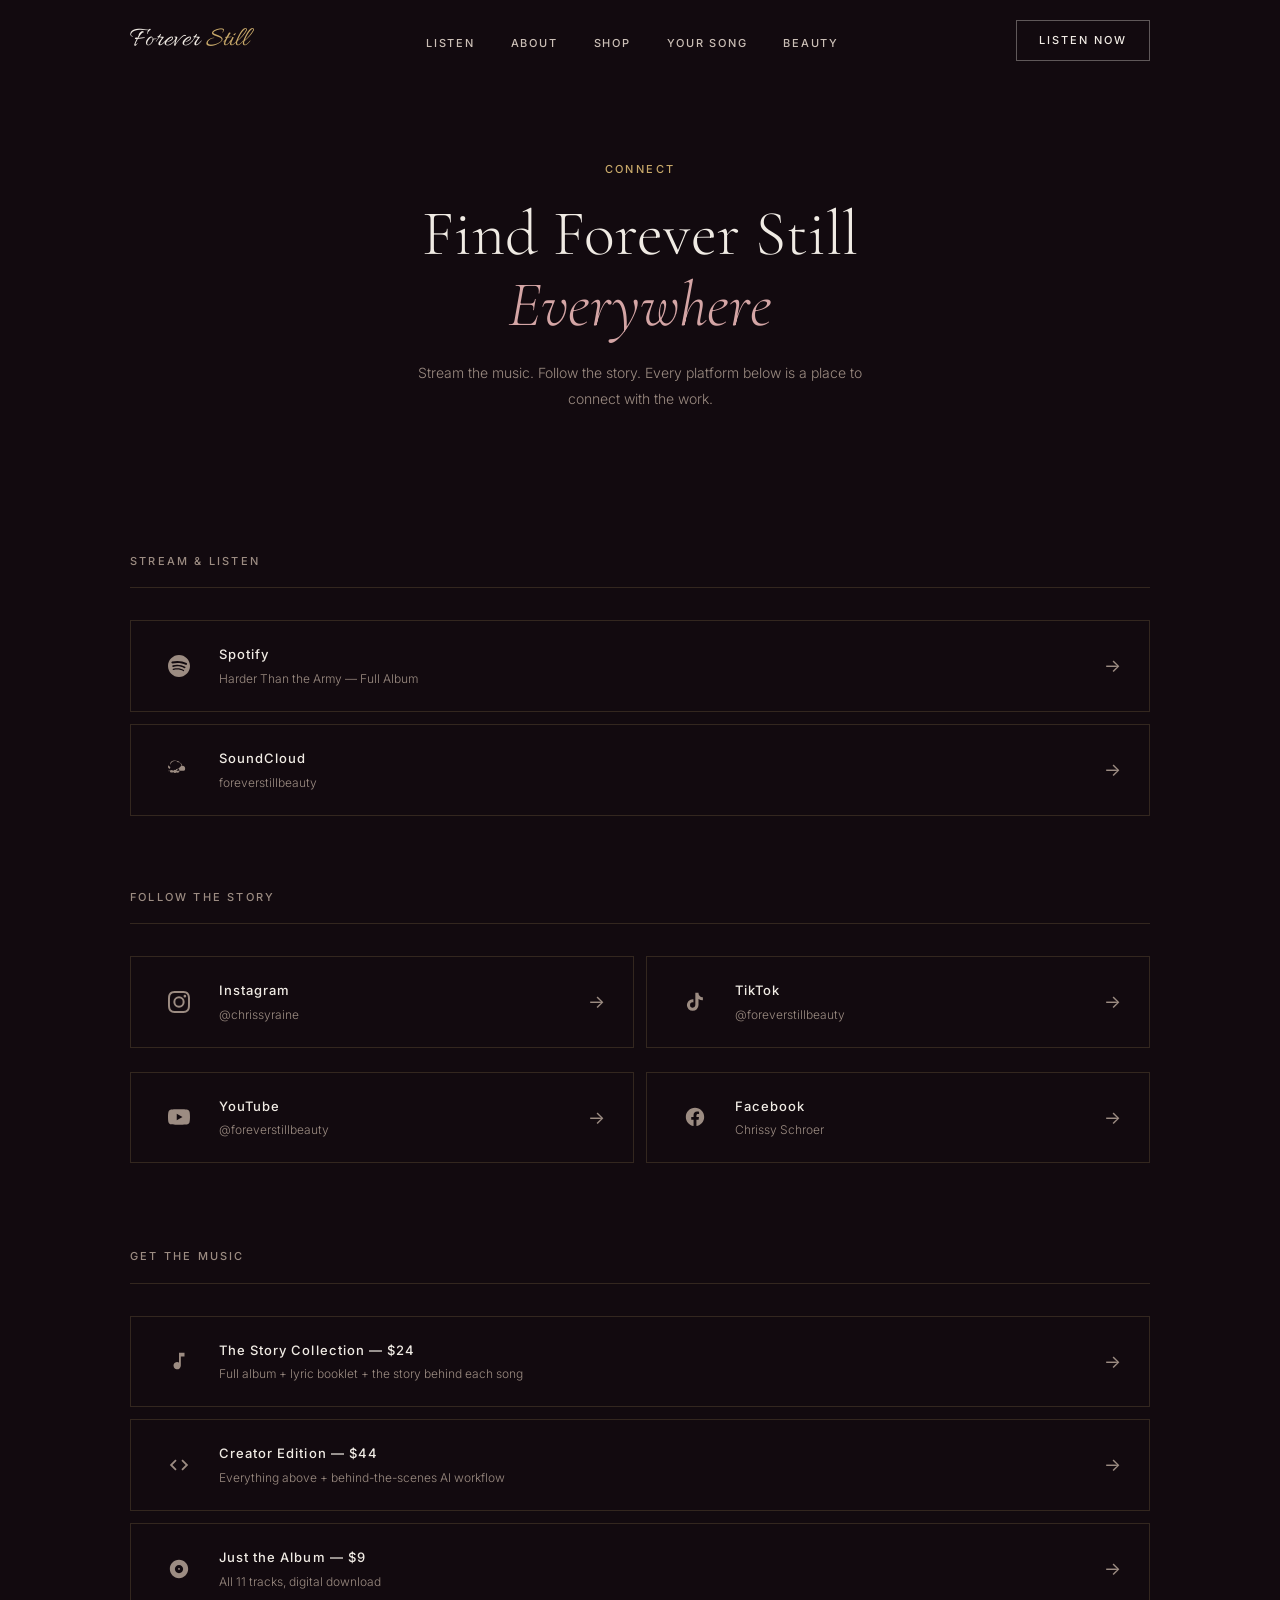
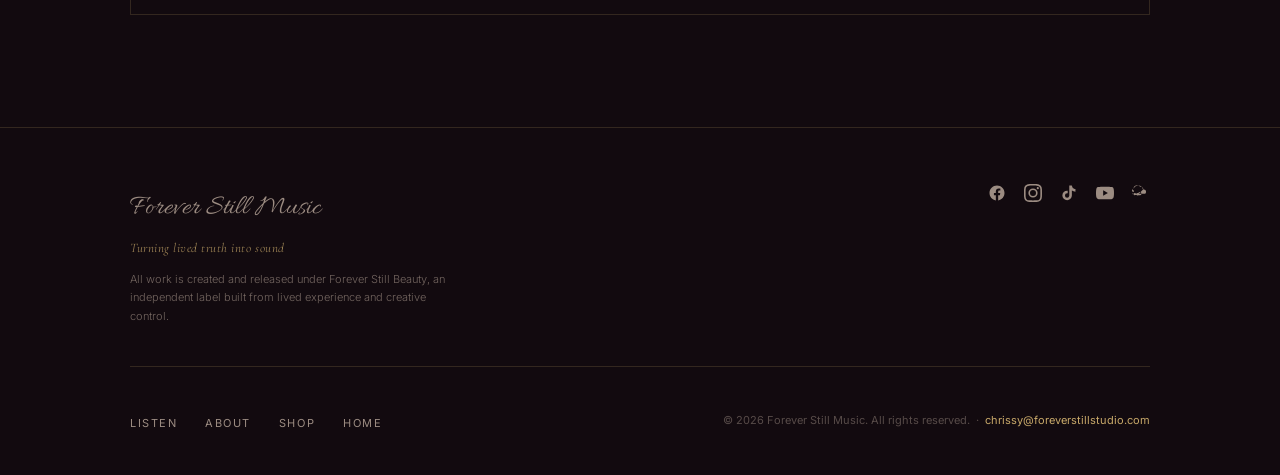
<file: contact.html>
<!DOCTYPE html>
<html lang="en">
<head>
  <meta charset="UTF-8" />
  <meta name="msvalidate.01" content="E0C6E18F4C0CC4E89583FDD7A9A06F0D" />
  <meta name="viewport" content="width=device-width, initial-scale=1.0" />
  <title>Connect — Forever Still Music</title>
  <meta name="description" content="Listen, follow, and connect with Forever Still Music. Find Chrissy Schroer on Spotify, SoundCloud, Instagram, TikTok, YouTube, and Facebook." />
  <link rel="canonical" href="https://www.foreverstillbeauty.com/contact.html" />

  <!-- Open Graph -->
  <meta property="og:title" content="Connect — Forever Still Music" />
  <meta property="og:description" content="Find Forever Still Music everywhere you listen. Spotify, SoundCloud, Instagram, TikTok, YouTube, and Facebook." />
  <meta property="og:image" content="https://www.foreverstillbeauty.com/images/album-cover.jpg" />
  <meta property="og:url" content="https://www.foreverstillbeauty.com/contact.html" />
  <meta property="og:type" content="website" />
  <meta property="og:site_name" content="Forever Still Music" />

  <!-- Twitter -->
  <meta name="twitter:card" content="summary_large_image" />
  <meta name="twitter:title" content="Connect — Forever Still Music" />
  <meta name="twitter:description" content="Find Forever Still Music on Spotify, SoundCloud, Instagram, TikTok, YouTube, and Facebook." />
  <meta name="twitter:image" content="https://www.foreverstillbeauty.com/images/album-cover.jpg" />

  <!-- Schema.org -->
  <script type="application/ld+json">
  {
    "@context": "https://schema.org",
    "@type": "MusicGroup",
    "name": "Forever Still Music",
    "url": "https://www.foreverstillbeauty.com",
    "image": "https://www.foreverstillbeauty.com/images/album-cover.jpg",
    "description": "Forever Still Music — independent music by Chrissy Schroer. Army veteran, mother, AI-era artist.",
    "founder": { "@type": "Person", "name": "Chrissy Schroer" },
    "sameAs": [
      "https://soundcloud.com/foreverstillmusic",
      "https://www.instagram.com/chrissyraine/",
      "https://www.tiktok.com/@foreverstillbeauty",
      "https://www.youtube.com/@foreverstillbeauty",
      "https://www.facebook.com/clschroer"
    ]
  }
  </script>

  <link rel="preconnect" href="https://fonts.googleapis.com" />
  <link rel="preconnect" href="https://fonts.gstatic.com" crossorigin />
  <link rel="preload" href="https://fonts.googleapis.com/css2?family=Cormorant+Garamond:ital,wght@0,300;0,400;0,600;1,300;1,400&family=Allura&family=Inter:wght@300;400;500&display=swap" as="style" onload="this.onload=null;this.rel='stylesheet'">
  <noscript><link rel="stylesheet" href="https://fonts.googleapis.com/css2?family=Cormorant+Garamond:ital,wght@0,300;0,400;0,600;1,300;1,400&family=Allura&family=Inter:wght@300;400;500&display=swap"></noscript><style>
    *, *::before, *::after { box-sizing: border-box; margin: 0; padding: 0; }

    :root {
      --bg:         #120a0f;
      --bg-soft:    #1a0d14;
      --bg-warm:    #241218;
      --gold:       #C8A96A;
      --blush:      #d4a5a5;
      --text:       #f0ebe4;
      --text-muted: #9c8c82;
      --text-soft:  #cbbfb6;
      --rule:       rgba(200, 169, 106, 0.18);
      --font-display: 'Cormorant Garamond', Georgia, serif;
      --font-script:  'Allura', cursive;
      --font-sans:    'Inter', system-ui, sans-serif;
      --max-w: 1100px;
    }

    html { scroll-behavior: smooth; }
    body { background: var(--bg); color: var(--text); font-family: var(--font-sans); font-size: 16px; line-height: 1.75; -webkit-font-smoothing: antialiased; }
    a { color: inherit; text-decoration: none; }

    .container { width: 100%; max-width: var(--max-w); margin: 0 auto; padding: 0 40px; }

    /* Nav */
    @keyframes logoFloat { 0%, 100% { transform: translateY(0px); } 50% { transform: translateY(-8px); } }
    .nav { position: fixed; top: 0; left: 0; right: 0; z-index: 100; padding: 16px 0; background: transparent; transition: background 0.5s ease, backdrop-filter 0.5s ease, padding 0.4s ease; }
    .nav.scrolled { background: rgba(18,10,15,0.88); backdrop-filter: blur(18px); -webkit-backdrop-filter: blur(18px); padding: 10px 0; border-bottom: 1px solid var(--rule); }
    .nav__inner { display: flex; align-items: center; justify-content: space-between; }
    .nav__logo { font-family: var(--font-script); font-size: 28px; color: var(--text); }
    .nav__logo span { color: var(--gold); }
    .nav__logo img { filter: sepia(0.6) saturate(1.8) hue-rotate(-8deg) brightness(0.92) contrast(1.05); animation: logoFloat 4s ease-in-out infinite; transition: filter 0.3s ease; }
    .nav__logo img:hover { filter: sepia(0.4) saturate(2.2) hue-rotate(-8deg) brightness(1.05) contrast(1.05); }
    .nav__links { display: flex; gap: 36px; list-style: none; }
    @keyframes navWave { 0%, 100% { transform: translateY(0px); } 50% { transform: translateY(-3px); } }
    .nav__links li { animation: navWave 3.5s ease-in-out infinite; }
    .nav__links li:nth-child(1) { animation-delay: 0s; }
    .nav__links li:nth-child(2) { animation-delay: 0.18s; }
    .nav__links li:nth-child(3) { animation-delay: 0.36s; }
    .nav__links li:nth-child(4) { animation-delay: 0.54s; }
    .nav__links li:nth-child(5) { animation-delay: 0.72s; }
    .nav__links a { font-family: var(--font-sans); font-size: 11px; font-weight: 500; letter-spacing: 0.16em; text-transform: uppercase; color: var(--text-soft); transition: color 0.2s ease; }
    .nav__links a:hover { color: var(--gold); }
    .btn { display: inline-block; font-family: var(--font-sans); font-size: 11px; font-weight: 500; letter-spacing: 0.18em; text-transform: uppercase; padding: 10px 22px; border: 1px solid rgba(240,235,228,0.35); color: var(--text); transition: border-color 0.2s ease, color 0.2s ease; }
    .btn:hover { border-color: var(--gold); color: var(--gold); }

    /* Hero */
    .page-hero { padding: 160px 0 80px; text-align: center; }
    .page-hero__eyebrow { font-family: var(--font-sans); font-size: 11px; font-weight: 500; letter-spacing: 0.22em; text-transform: uppercase; color: var(--gold); margin-bottom: 20px; }
    .page-hero__title { font-family: var(--font-display); font-size: clamp(36px, 5vw, 64px); font-weight: 300; line-height: 1.1; color: var(--text); margin-bottom: 20px; }
    .page-hero__title em { font-style: italic; color: var(--blush); }
    .page-hero__sub { font-family: var(--font-sans); font-size: 14px; font-weight: 300; color: var(--text-muted); max-width: 480px; margin: 0 auto; line-height: 1.85; }

    /* Link grid */
    .links-section { padding: 60px 0 100px; }
    .links-section__label { font-family: var(--font-sans); font-size: 11px; font-weight: 500; letter-spacing: 0.2em; text-transform: uppercase; color: var(--text-muted); margin-bottom: 32px; padding-bottom: 16px; border-bottom: 1px solid var(--rule); }

    .link-card { display: flex; align-items: center; gap: 20px; padding: 22px 28px; border: 1px solid var(--rule); margin-bottom: 12px; transition: border-color 0.25s ease, background 0.25s ease; }
    .link-card:hover { border-color: var(--gold); background: rgba(200,169,106,0.04); }
    .link-card__icon { width: 40px; height: 40px; flex-shrink: 0; display: flex; align-items: center; justify-content: center; color: var(--text-muted); transition: color 0.25s ease; }
    .link-card:hover .link-card__icon { color: var(--gold); }
    .link-card__icon svg { width: 22px; height: 22px; fill: currentColor; }
    .link-card__text { flex: 1; }
    .link-card__platform { font-family: var(--font-sans); font-size: 13px; font-weight: 500; letter-spacing: 0.08em; color: var(--text); }
    .link-card__handle { font-family: var(--font-sans); font-size: 12px; font-weight: 300; color: var(--text-muted); margin-top: 2px; }
    .link-card__arrow { color: var(--text-muted); font-size: 18px; transition: color 0.25s ease, transform 0.25s ease; }
    .link-card:hover .link-card__arrow { color: var(--gold); transform: translateX(4px); }

    .links-grid { display: grid; grid-template-columns: 1fr 1fr; gap: 12px; margin-bottom: 12px; }

    /* Divider */
    .section-gap { height: 60px; }

    /* Footer */
    .footer { border-top: 1px solid var(--rule); padding: 56px 0 40px; }
    .footer__top { display: flex; align-items: flex-start; justify-content: space-between; gap: 32px; flex-wrap: wrap; margin-bottom: 40px; padding-bottom: 40px; border-bottom: 1px solid var(--rule); }
    .footer__logo { font-family: var(--font-script); font-size: 28px; color: var(--text-muted); display: block; margin-bottom: 4px; }
    .footer__tagline { font-family: var(--font-display); font-size: 13px; font-style: italic; color: var(--gold); opacity: 0.75; margin-bottom: 10px; letter-spacing: 0.04em; }
    .footer__label { font-family: var(--font-sans); font-size: 11px; font-weight: 300; color: var(--text-muted); max-width: 320px; line-height: 1.7; opacity: 0.7; }
    .footer__social { display: flex; gap: 18px; align-items: center; }
    .footer__social a { color: var(--text-muted); transition: color 0.2s ease; display: flex; align-items: center; }
    .footer__social a:hover { color: var(--gold); }
    .footer__social svg { width: 18px; height: 18px; fill: currentColor; }
    .footer__inner { display: flex; align-items: center; justify-content: space-between; gap: 24px; flex-wrap: wrap; }
    .footer__links { display: flex; gap: 28px; list-style: none; }
    .footer__links a { font-family: var(--font-sans); font-size: 11px; letter-spacing: 0.14em; text-transform: uppercase; color: var(--text-muted); transition: color 0.2s ease; }
    .footer__links a:hover { color: var(--gold); }
    .footer__copy { font-family: var(--font-sans); font-size: 11px; color: rgba(156,140,130,0.5); }

    @media (max-width: 900px) {
      .container { padding: 0 24px; }
      .nav__links { display: none; }
      .links-grid { grid-template-columns: 1fr; }
      .footer__inner { flex-direction: column; text-align: center; }
      .footer__links { flex-wrap: wrap; justify-content: center; }
      .footer__top { flex-direction: column; }
    }
  </style>
</head>
<body>

  <!-- Nav -->
  <nav class="nav" id="nav">
    <div class="container">
      <div class="nav__inner">
        <a href="index.html" class="nav__logo">Forever <span>Still</span></a>
        <ul class="nav__links">
          <li><a href="index.html#music">Listen</a></li>
          <li><a href="about.html">About</a></li>
          <li><a href="index.html#offer">Shop</a></li>
          <li><a href="method.html">Your Song</a></li>
          <li><a href="beauty.html">Beauty</a></li>
        </ul>
        <a href="index.html#music" class="btn">Listen Now</a>
      </div>
    </div>
  </nav>

  <!-- Hero -->
  <div class="page-hero">
    <div class="container">
      <p class="page-hero__eyebrow">Connect</p>
      <h1 class="page-hero__title">Find Forever Still<br /><em>Everywhere</em></h1>
      <p class="page-hero__sub">Stream the music. Follow the story. Every platform below is a place to connect with the work.</p>
    </div>
  </div>

  <!-- Links -->
  <section class="links-section">
    <div class="container">

      <p class="links-section__label">Stream &amp; Listen</p>

      <a href="https://open.spotify.com/album/1F6t3QuGyWC9EYXmyEu3eO" target="_blank" rel="noopener" class="link-card">
        <div class="link-card__icon">
          <svg viewBox="0 0 24 24"><path d="M12 0C5.4 0 0 5.4 0 12s5.4 12 12 12 12-5.4 12-12S18.66 0 12 0zm5.521 17.34c-.24.359-.66.48-1.021.24-2.82-1.74-6.36-2.101-10.561-1.141-.418.122-.779-.179-.899-.539-.12-.421.18-.78.54-.9 4.56-1.021 8.52-.6 11.64 1.32.42.18.479.659.301 1.02zm1.44-3.3c-.301.42-.841.6-1.262.3-3.239-1.98-8.159-2.58-11.939-1.38-.479.12-1.02-.12-1.14-.6-.12-.48.12-1.021.6-1.141C9.6 9.9 15 10.561 18.72 12.84c.361.181.54.78.241 1.2zm.12-3.36C15.24 8.4 8.82 8.16 5.16 9.301c-.6.179-1.2-.181-1.38-.721-.18-.601.18-1.2.72-1.381 4.26-1.26 11.28-1.02 15.721 1.621.539.3.719 1.02.419 1.56-.299.421-1.02.599-1.559.3z"/></svg>
        </div>
        <div class="link-card__text">
          <p class="link-card__platform">Spotify</p>
          <p class="link-card__handle">Harder Than the Army — Full Album</p>
        </div>
        <span class="link-card__arrow">→</span>
      </a>

      <a href="https://soundcloud.com/foreverstillbeauty" target="_blank" rel="noopener" class="link-card">
        <div class="link-card__icon">
          <svg viewBox="0 0 24 24"><path d="M1.175 12.225c-.017 0-.034.003-.05.006a.64.64 0 00-.496.635c0 .35.284.635.634.635h.012l.438-1.276h-.538zm1.502 0c-.068 0-.137.007-.203.02l-.355 1.256.355 1.054c.066.013.135.02.203.02a1.3 1.3 0 100-2.35zm2.302.14a1.159 1.159 0 00-1.158 1.16 1.159 1.159 0 102.317 0 1.16 1.16 0 00-1.159-1.16zm2.6-.508a1.667 1.667 0 100 3.335 1.667 1.667 0 000-3.335zm2.9-1.117a2.178 2.178 0 100 4.355 2.178 2.178 0 000-4.355zm4.6-3.84c-.21 0-.418.016-.624.046C13.956 3.82 11.514 2 8.65 2 6.73 2 4.997 2.756 3.72 3.986 3.02 4.657 2.5 5.494 2.193 6.426c-.135.003-.27.009-.404.02C.786 6.55 0 7.447 0 8.538c0 1.094.79 1.982 1.77 1.982h.405l.355-1.271-.355-1.065h-.405c-.49 0-.889-.398-.889-.888 0-.487.398-.885.888-.885.14 0 .274.034.393.095C2.23 6.3 2.19 6.09 2.19 5.87c0-1.5.8-2.814 2-3.55a4.92 4.92 0 012.46-.66c1.62 0 3.072.764 3.993 1.95.28-.065.573-.1.875-.1 2.073 0 3.752 1.68 3.752 3.752 0 .07-.002.14-.006.21.21-.053.433-.082.663-.082 1.52 0 2.752 1.232 2.752 2.752S18.65 12.894 17.13 12.894H9.08"/></svg>
        </div>
        <div class="link-card__text">
          <p class="link-card__platform">SoundCloud</p>
          <p class="link-card__handle">foreverstillbeauty</p>
        </div>
        <span class="link-card__arrow">→</span>
      </a>

      <div class="section-gap"></div>
      <p class="links-section__label">Follow the Story</p>

      <div class="links-grid">
        <a href="https://www.instagram.com/chrissyraine/" target="_blank" rel="noopener" class="link-card">
          <div class="link-card__icon">
            <svg viewBox="0 0 24 24"><path d="M12 2.163c3.204 0 3.584.012 4.85.07 3.252.148 4.771 1.691 4.919 4.919.058 1.265.069 1.645.069 4.849 0 3.205-.012 3.584-.069 4.849-.149 3.225-1.664 4.771-4.919 4.919-1.266.058-1.644.07-4.85.07-3.204 0-3.584-.012-4.849-.07-3.26-.149-4.771-1.699-4.919-4.92-.058-1.265-.07-1.644-.07-4.849 0-3.204.013-3.583.07-4.849.149-3.227 1.664-4.771 4.919-4.919 1.266-.057 1.645-.069 4.849-.069zm0-2.163c-3.259 0-3.667.014-4.947.072-4.358.2-6.78 2.618-6.98 6.98-.059 1.281-.073 1.689-.073 4.948 0 3.259.014 3.668.072 4.948.2 4.358 2.618 6.78 6.98 6.98 1.281.058 1.689.072 4.948.072 3.259 0 3.668-.014 4.948-.072 4.354-.2 6.782-2.618 6.979-6.98.059-1.28.073-1.689.073-4.948 0-3.259-.014-3.667-.072-4.947-.196-4.354-2.617-6.78-6.979-6.98-1.281-.059-1.69-.073-4.949-.073zm0 5.838a6.162 6.162 0 100 12.324 6.162 6.162 0 000-12.324zM12 16a4 4 0 110-8 4 4 0 010 8zm6.406-11.845a1.44 1.44 0 100 2.881 1.44 1.44 0 000-2.881z"/></svg>
          </div>
          <div class="link-card__text">
            <p class="link-card__platform">Instagram</p>
            <p class="link-card__handle">@chrissyraine</p>
          </div>
          <span class="link-card__arrow">→</span>
        </a>

        <a href="https://www.tiktok.com/@foreverstillbeauty" target="_blank" rel="noopener" class="link-card">
          <div class="link-card__icon">
            <svg viewBox="0 0 24 24"><path d="M19.59 6.69a4.83 4.83 0 01-3.77-4.25V2h-3.45v13.67a2.89 2.89 0 01-2.88 2.5 2.89 2.89 0 01-2.89-2.89 2.89 2.89 0 012.89-2.89c.28 0 .54.04.79.1V9.01a6.32 6.32 0 00-.79-.05 6.34 6.34 0 00-6.34 6.34 6.34 6.34 0 006.34 6.34 6.34 6.34 0 006.33-6.34V8.69a8.18 8.18 0 004.78 1.52V6.76a4.85 4.85 0 01-1.01-.07z"/></svg>
          </div>
          <div class="link-card__text">
            <p class="link-card__platform">TikTok</p>
            <p class="link-card__handle">@foreverstillbeauty</p>
          </div>
          <span class="link-card__arrow">→</span>
        </a>

        <a href="https://www.youtube.com/@foreverstillbeauty" target="_blank" rel="noopener" class="link-card">
          <div class="link-card__icon">
            <svg viewBox="0 0 24 24"><path d="M23.498 6.186a3.016 3.016 0 00-2.122-2.136C19.505 3.545 12 3.545 12 3.545s-7.505 0-9.377.505A3.017 3.017 0 00.502 6.186C0 8.07 0 12 0 12s0 3.93.502 5.814a3.016 3.016 0 002.122 2.136c1.871.505 9.376.505 9.376.505s7.505 0 9.377-.505a3.015 3.015 0 002.122-2.136C24 15.93 24 12 24 12s0-3.93-.502-5.814zM9.545 15.568V8.432L15.818 12l-6.273 3.568z"/></svg>
          </div>
          <div class="link-card__text">
            <p class="link-card__platform">YouTube</p>
            <p class="link-card__handle">@foreverstillbeauty</p>
          </div>
          <span class="link-card__arrow">→</span>
        </a>

        <a href="https://www.facebook.com/clschroer" target="_blank" rel="noopener" class="link-card">
          <div class="link-card__icon">
            <svg viewBox="0 0 24 24"><path d="M22 12c0-5.523-4.477-10-10-10S2 6.477 2 12c0 4.991 3.657 9.128 8.438 9.878v-6.987H7.9v-2.89h2.538V9.845c0-2.506 1.492-3.89 3.777-3.89 1.094 0 2.238.195 2.238.195v2.46h-1.26c-1.243 0-1.63.771-1.63 1.562V12h2.773l-.443 2.89h-2.33v6.988C18.343 21.128 22 16.991 22 12z"/></svg>
          </div>
          <div class="link-card__text">
            <p class="link-card__platform">Facebook</p>
            <p class="link-card__handle">Chrissy Schroer</p>
          </div>
          <span class="link-card__arrow">→</span>
        </a>
      </div>

      <div class="section-gap"></div>
      <p class="links-section__label">Get the Music</p>

      <a href="story-collection.html" class="link-card">
        <div class="link-card__icon">
          <svg viewBox="0 0 24 24"><path d="M12 3v10.55A4 4 0 1014 17V7h4V3h-6z"/></svg>
        </div>
        <div class="link-card__text">
          <p class="link-card__platform">The Story Collection — $24</p>
          <p class="link-card__handle">Full album + lyric booklet + the story behind each song</p>
        </div>
        <span class="link-card__arrow">→</span>
      </a>

      <a href="creator-edition.html" class="link-card">
        <div class="link-card__icon">
          <svg viewBox="0 0 24 24"><path d="M9.4 16.6L4.8 12l4.6-4.6L8 6l-6 6 6 6 1.4-1.4zm5.2 0l4.6-4.6-4.6-4.6L16 6l6 6-6 6-1.4-1.4z"/></svg>
        </div>
        <div class="link-card__text">
          <p class="link-card__platform">Creator Edition — $44</p>
          <p class="link-card__handle">Everything above + behind-the-scenes AI workflow</p>
        </div>
        <span class="link-card__arrow">→</span>
      </a>

      <a href="album.html" class="link-card">
        <div class="link-card__icon">
          <svg viewBox="0 0 24 24"><path d="M12 2C6.48 2 2 6.48 2 12s4.48 10 10 10 10-4.48 10-10S17.52 2 12 2zm0 14.5c-2.49 0-4.5-2.01-4.5-4.5S9.51 7.5 12 7.5s4.5 2.01 4.5 4.5-2.01 4.5-4.5 4.5zm0-5.5c-.55 0-1 .45-1 1s.45 1 1 1 1-.45 1-1-.45-1-1-1z"/></svg>
        </div>
        <div class="link-card__text">
          <p class="link-card__platform">Just the Album — $9</p>
          <p class="link-card__handle">All 11 tracks, digital download</p>
        </div>
        <span class="link-card__arrow">→</span>
      </a>

    </div>
  </section>

  <!-- Footer -->
  <footer class="footer">
    <div class="container">
      <div class="footer__top">
        <div class="footer__brand">
          <a href="index.html" class="footer__logo">Forever Still Music</a>
          <p class="footer__tagline">Turning lived truth into sound</p>
          <p class="footer__label">All work is created and released under Forever Still Beauty, an independent label built from lived experience and creative control.</p>
        </div>
        <div class="footer__social">
          <a href="https://www.facebook.com/clschroer" target="_blank" rel="noopener" aria-label="Facebook"><svg viewBox="0 0 24 24" fill="currentColor"><path d="M22 12c0-5.523-4.477-10-10-10S2 6.477 2 12c0 4.991 3.657 9.128 8.438 9.878v-6.987H7.9v-2.89h2.538V9.845c0-2.506 1.492-3.89 3.777-3.89 1.094 0 2.238.195 2.238.195v2.46h-1.26c-1.243 0-1.63.771-1.63 1.562V12h2.773l-.443 2.89h-2.33v6.988C18.343 21.128 22 16.991 22 12z"/></svg></a>
          <a href="https://www.instagram.com/chrissyraine/" target="_blank" rel="noopener" aria-label="Instagram"><svg viewBox="0 0 24 24" fill="currentColor"><path d="M12 2.163c3.204 0 3.584.012 4.85.07 3.252.148 4.771 1.691 4.919 4.919.058 1.265.069 1.645.069 4.849 0 3.205-.012 3.584-.069 4.849-.149 3.225-1.664 4.771-4.919 4.919-1.266.058-1.644.07-4.85.07-3.204 0-3.584-.012-4.849-.07-3.26-.149-4.771-1.699-4.919-4.92-.058-1.265-.07-1.644-.07-4.849 0-3.204.013-3.583.07-4.849.149-3.227 1.664-4.771 4.919-4.919 1.266-.057 1.645-.069 4.849-.069zm0-2.163c-3.259 0-3.667.014-4.947.072-4.358.2-6.78 2.618-6.98 6.98-.059 1.281-.073 1.689-.073 4.948 0 3.259.014 3.668.072 4.948.2 4.358 2.618 6.78 6.98 6.98 1.281.058 1.689.072 4.948.072 3.259 0 3.668-.014 4.948-.072 4.354-.2 6.782-2.618 6.979-6.98.059-1.28.073-1.689.073-4.948 0-3.259-.014-3.667-.072-4.947-.196-4.354-2.617-6.78-6.979-6.98-1.281-.059-1.69-.073-4.949-.073zm0 5.838a6.162 6.162 0 100 12.324 6.162 6.162 0 000-12.324zM12 16a4 4 0 110-8 4 4 0 010 8zm6.406-11.845a1.44 1.44 0 100 2.881 1.44 1.44 0 000-2.881z"/></svg></a>
          <a href="https://www.tiktok.com/@foreverstillbeauty" target="_blank" rel="noopener" aria-label="TikTok"><svg viewBox="0 0 24 24" fill="currentColor"><path d="M19.59 6.69a4.83 4.83 0 01-3.77-4.25V2h-3.45v13.67a2.89 2.89 0 01-2.88 2.5 2.89 2.89 0 01-2.89-2.89 2.89 2.89 0 012.89-2.89c.28 0 .54.04.79.1V9.01a6.32 6.32 0 00-.79-.05 6.34 6.34 0 00-6.34 6.34 6.34 6.34 0 006.34 6.34 6.34 6.34 0 006.33-6.34V8.69a8.18 8.18 0 004.78 1.52V6.76a4.85 4.85 0 01-1.01-.07z"/></svg></a>
          <a href="https://www.youtube.com/@foreverstillbeauty" target="_blank" rel="noopener" aria-label="YouTube"><svg viewBox="0 0 24 24" fill="currentColor"><path d="M23.498 6.186a3.016 3.016 0 00-2.122-2.136C19.505 3.545 12 3.545 12 3.545s-7.505 0-9.377.505A3.017 3.017 0 00.502 6.186C0 8.07 0 12 0 12s0 3.93.502 5.814a3.016 3.016 0 002.122 2.136c1.871.505 9.376.505 9.376.505s7.505 0 9.377-.505a3.015 3.015 0 002.122-2.136C24 15.93 24 12 24 12s0-3.93-.502-5.814zM9.545 15.568V8.432L15.818 12l-6.273 3.568z"/></svg></a>
          <a href="https://soundcloud.com/foreverstillbeauty" target="_blank" rel="noopener" aria-label="SoundCloud"><svg viewBox="0 0 24 24" fill="currentColor"><path d="M1.175 12.225c-.017 0-.034.003-.05.006a.64.64 0 00-.496.635c0 .35.284.635.634.635h.012l.438-1.276h-.538zm1.502 0c-.068 0-.137.007-.203.02l-.355 1.256.355 1.054c.066.013.135.02.203.02a1.3 1.3 0 100-2.35zm2.302.14a1.159 1.159 0 00-1.158 1.16 1.159 1.159 0 102.317 0 1.16 1.16 0 00-1.159-1.16zm2.6-.508a1.667 1.667 0 100 3.335 1.667 1.667 0 000-3.335zm2.9-1.117a2.178 2.178 0 100 4.355 2.178 2.178 0 000-4.355zm4.6-3.84c-.21 0-.418.016-.624.046C13.956 3.82 11.514 2 8.65 2 6.73 2 4.997 2.756 3.72 3.986 3.02 4.657 2.5 5.494 2.193 6.426c-.135.003-.27.009-.404.02C.786 6.55 0 7.447 0 8.538c0 1.094.79 1.982 1.77 1.982h.405l.355-1.271-.355-1.065h-.405c-.49 0-.889-.398-.889-.888 0-.487.398-.885.888-.885.14 0 .274.034.393.095C2.23 6.3 2.19 6.09 2.19 5.87c0-1.5.8-2.814 2-3.55a4.92 4.92 0 012.46-.66c1.62 0 3.072.764 3.993 1.95.28-.065.573-.1.875-.1 2.073 0 3.752 1.68 3.752 3.752 0 .07-.002.14-.006.21.21-.053.433-.082.663-.082 1.52 0 2.752 1.232 2.752 2.752S18.65 12.894 17.13 12.894H9.08"/></svg></a>
        </div>
      </div>
      <div class="footer__inner">
        <ul class="footer__links">
          <li><a href="index.html#music">Listen</a></li>
          <li><a href="about.html">About</a></li>
          <li><a href="index.html#offer">Shop</a></li>
          <li><a href="index.html">Home</a></li>
        </ul>
        <p class="footer__copy">&copy; 2026 Forever Still Music. All rights reserved. &nbsp;·&nbsp; <a href="mailto:chrissy@foreverstillstudio.com" style="color:var(--gold);text-decoration:none;">chrissy@foreverstillstudio.com</a></p>
      </div>
    </div>
  </footer>

  <script>
    const nav = document.getElementById('nav');
    window.addEventListener('scroll', () => {
      nav.classList.toggle('scrolled', window.scrollY > 60);
    }, { passive: true });
  </script>
</body>
</html>
</file>
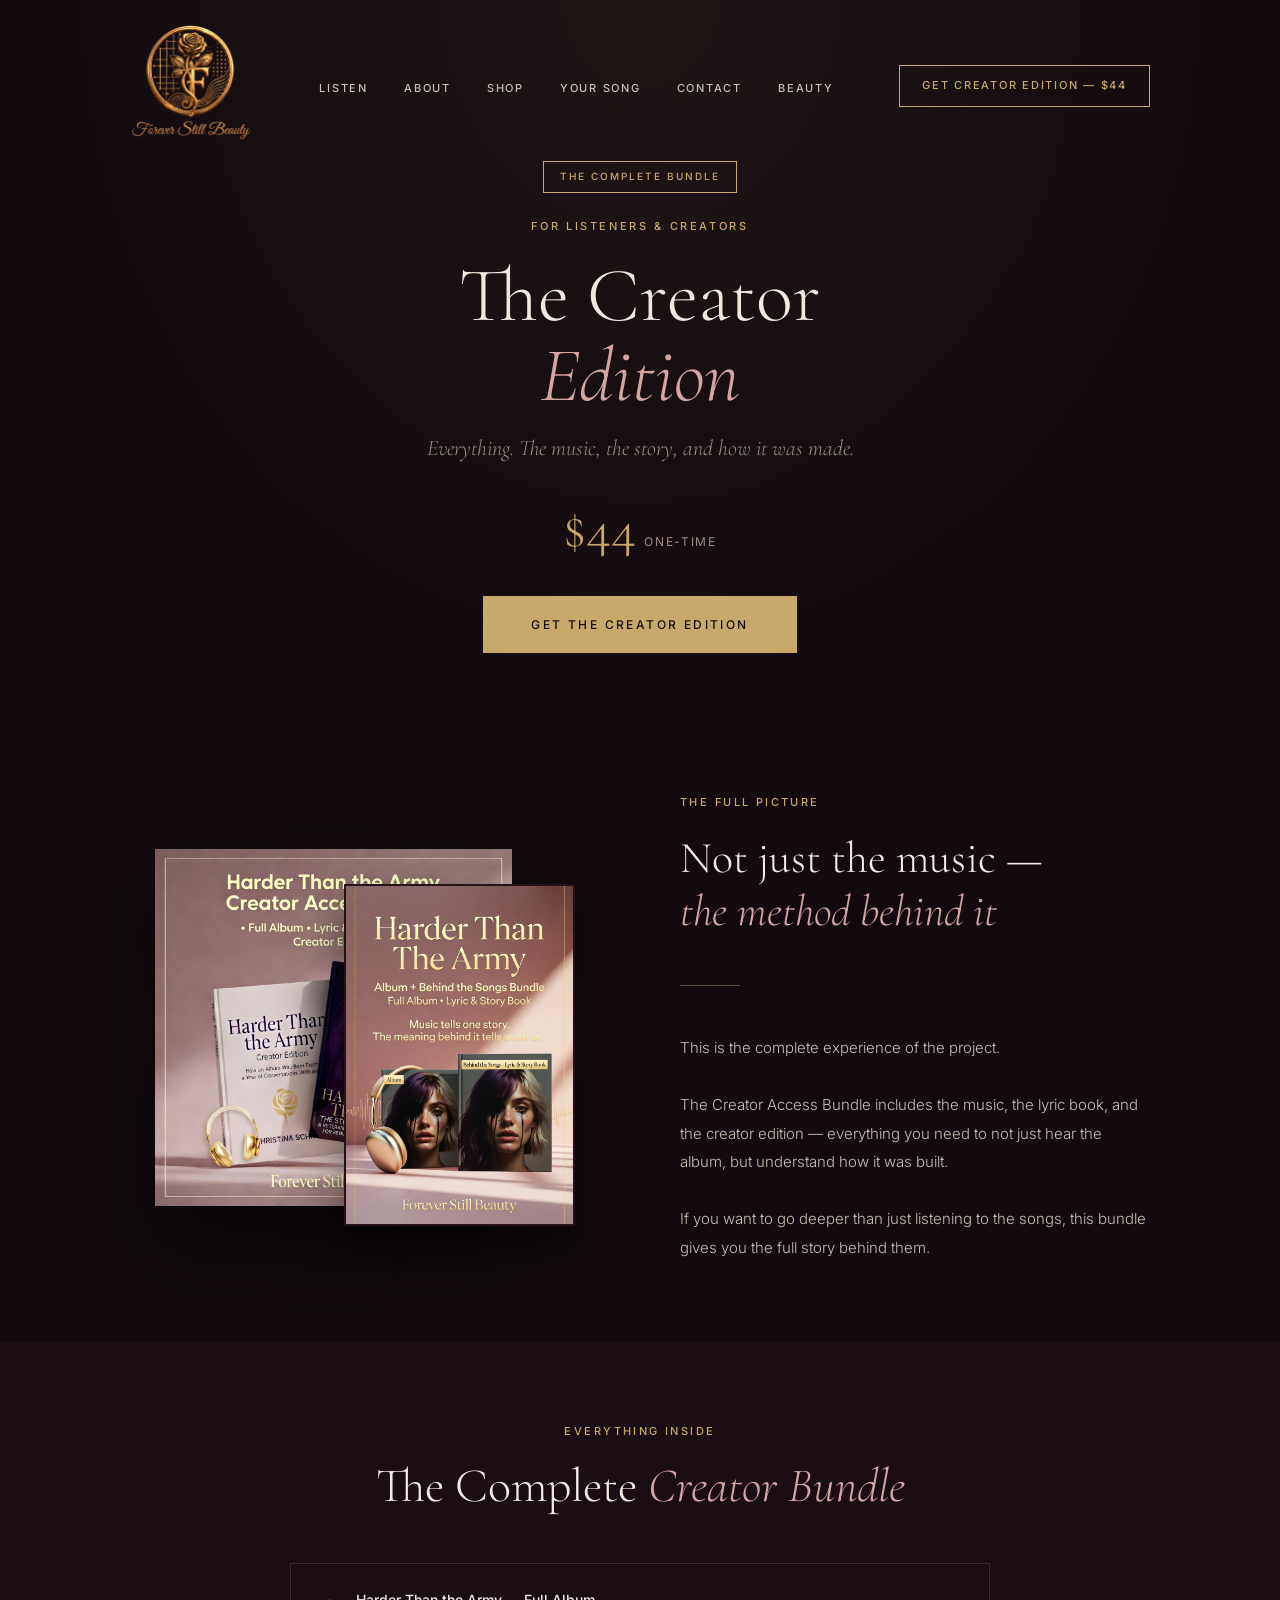
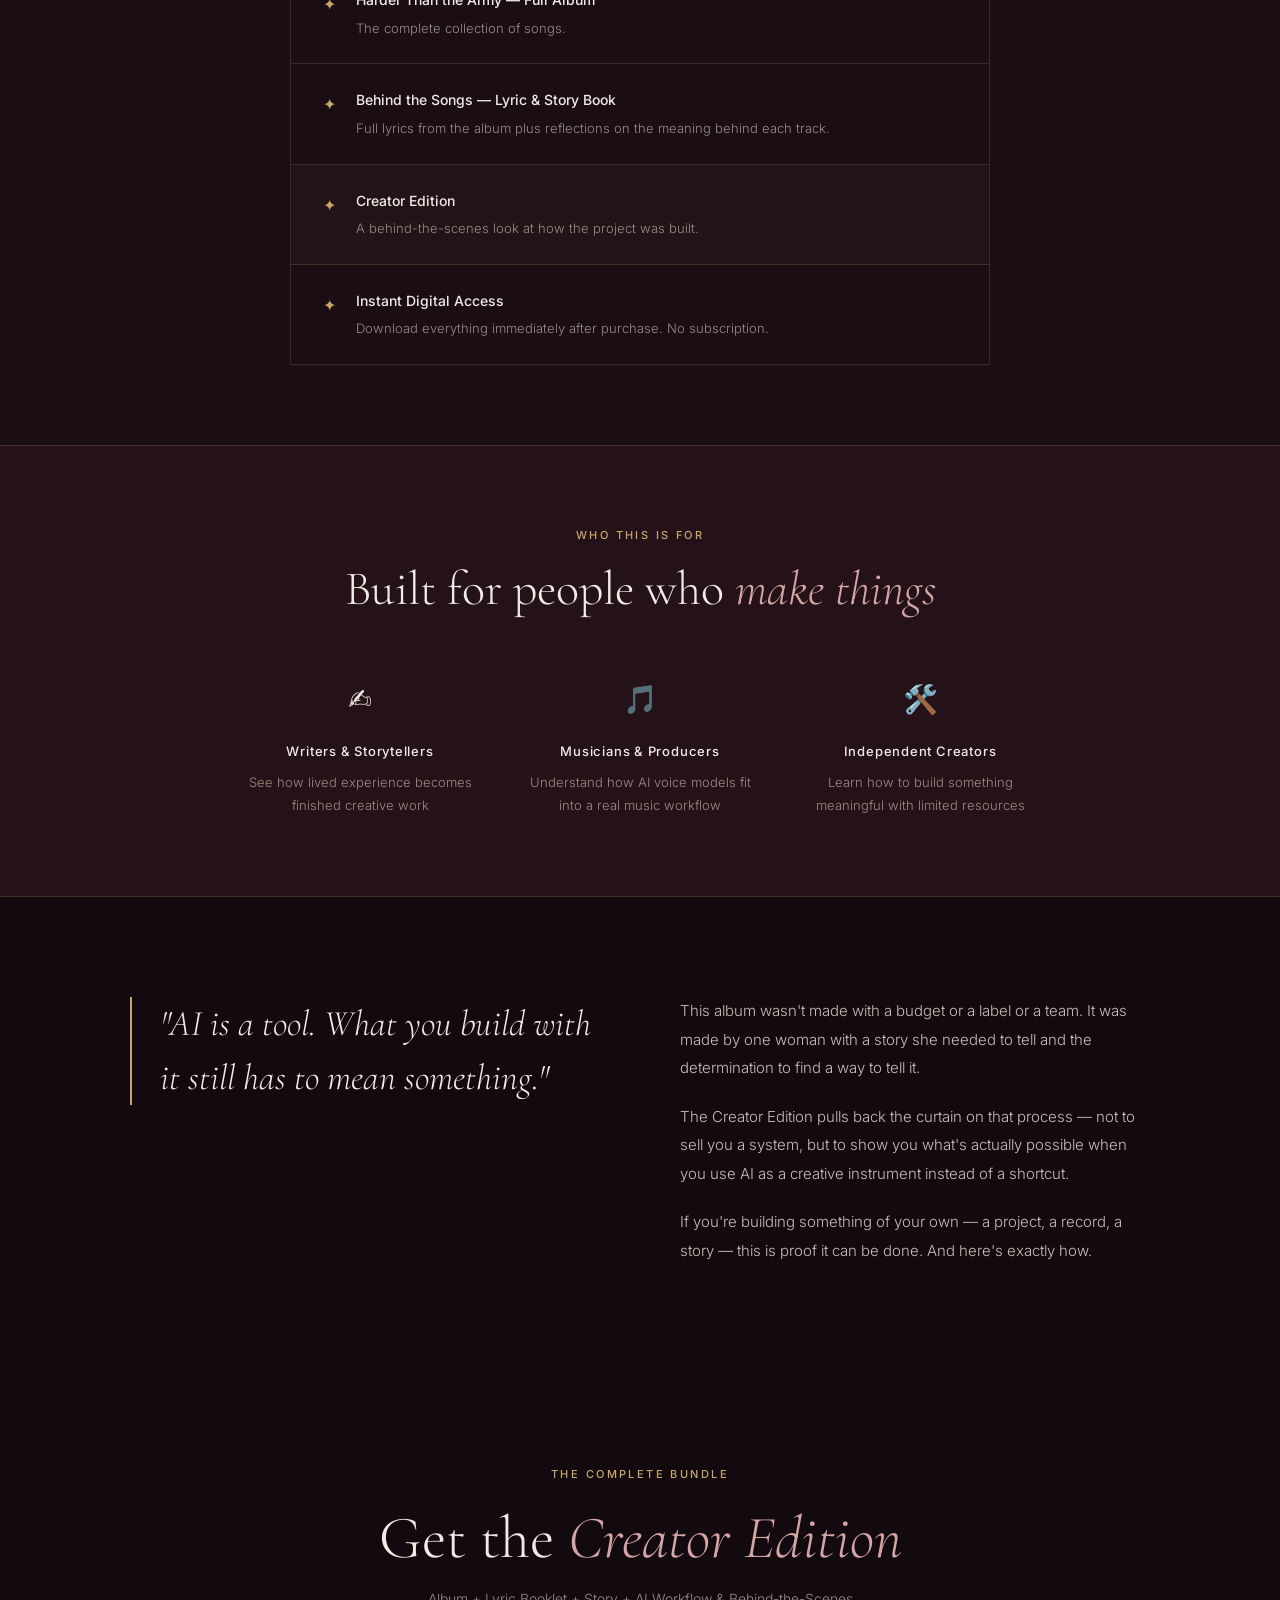
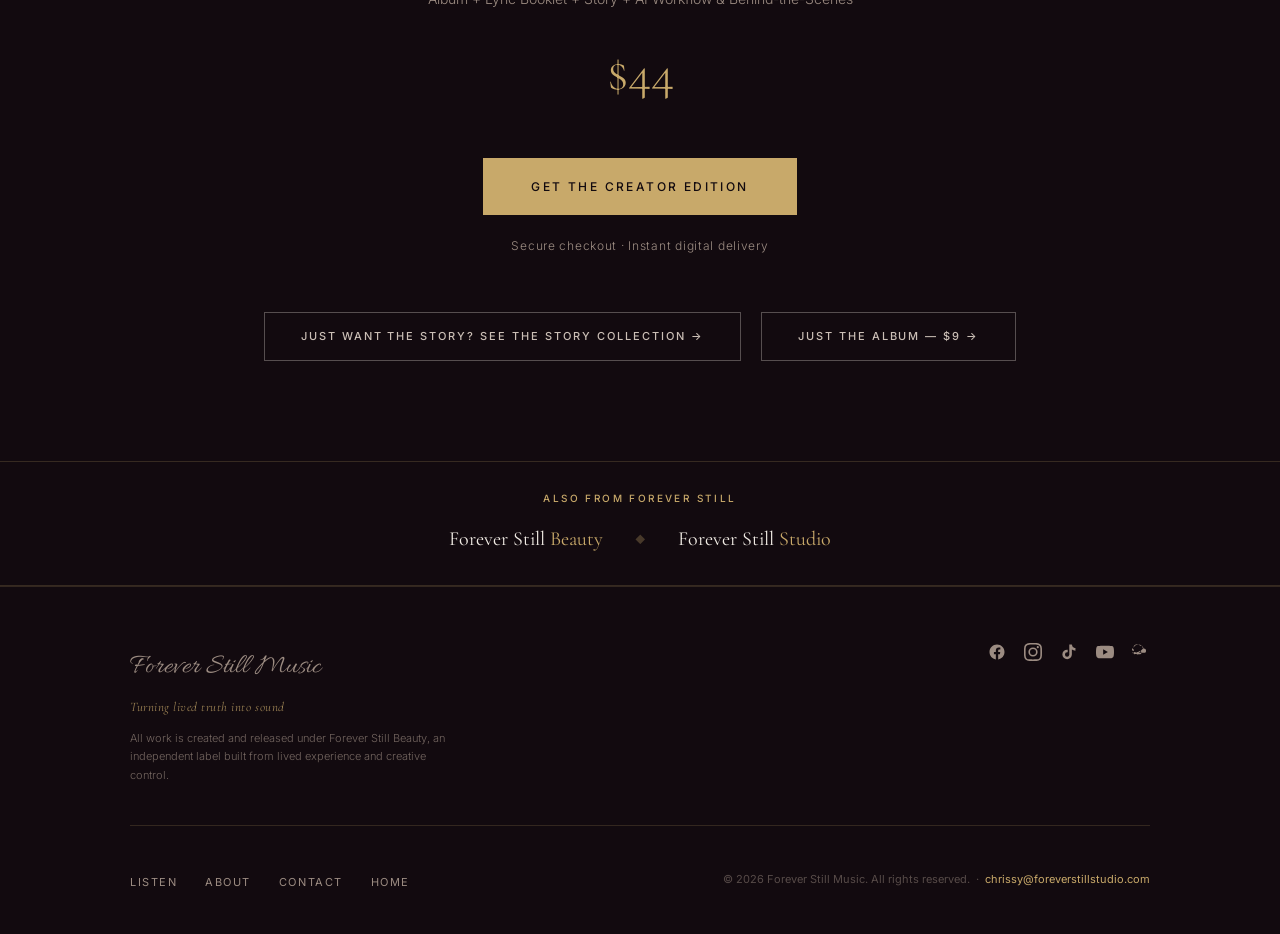
<file: creator-edition.html>
﻿<!DOCTYPE html>
<html lang="en">
<head>
  <meta charset="UTF-8" />
  <meta name="msvalidate.01" content="E0C6E18F4C0CC4E89583FDD7A9A06F0D" />
  <meta name="viewport" content="width=device-width, initial-scale=1.0" />
  <title>The Creator Edition | Forever Still Music</title>
  <meta name="description" content="Album, song stories, and the full AI creative workflow behind the music. For artists who want to build the same way Chrissy did — $44 digital bundle." />
  <link rel="canonical" href="https://www.foreverstillbeauty.com/creator-edition.html" />

  <!-- Open Graph -->
  <meta property="og:title" content="The Creator Edition | Forever Still Music" />
  <meta property="og:description" content="Album + song stories + the full AI creative workflow. For artists who want to build the same way Chrissy did — $44." />
  <meta property="og:image" content="https://www.foreverstillbeauty.com/images/album-cover.jpg" />
  <meta property="og:url" content="https://www.foreverstillbeauty.com/creator-edition.html" />
  <meta property="og:type" content="website" />
  <meta property="og:site_name" content="Forever Still Music" />

  <!-- Twitter -->
  <meta name="twitter:card" content="summary_large_image" />
  <meta name="twitter:title" content="The Creator Edition | Forever Still Music" />
  <meta name="twitter:description" content="Album, song stories, and the full AI creative workflow. For artists who want to build the same way — $44." />
  <meta name="twitter:image" content="https://www.foreverstillbeauty.com/images/album-cover.jpg" />

  <!-- Schema.org -->
  <script type="application/ld+json">
  {
    "@context": "https://schema.org",
    "@type": "Product",
    "name": "The Creator Edition — Forever Still Music",
    "description": "The debut album, the written story behind every song, and the full AI creative workflow Chrissy used to make it. For artists who want to build the same way.",
    "url": "https://www.foreverstillbeauty.com/creator-edition.html",
    "image": "https://www.foreverstillbeauty.com/images/album-cover.jpg",
    "brand": {
      "@type": "Brand",
      "name": "Forever Still Music"
    },
    "offers": {
      "@type": "Offer",
      "price": "44.00",
      "priceCurrency": "USD",
      "availability": "https://schema.org/InStock",
      "url": "https://payhip.com/b/uwU0M"
    }
  }
  </script>

  <link rel="preconnect" href="https://fonts.googleapis.com" />
  <link rel="preconnect" href="https://fonts.gstatic.com" crossorigin />
  <link rel="preload" href="https://fonts.googleapis.com/css2?family=Cormorant+Garamond:ital,wght@0,300;0,400;0,600;1,300;1,400&family=Playfair+Display:ital,wght@0,400;0,700;1,400&family=Allura&family=Inter:wght@300;400;500&display=swap" as="style" onload="this.onload=null;this.rel='stylesheet'">
  <noscript><link rel="stylesheet" href="https://fonts.googleapis.com/css2?family=Cormorant+Garamond:ital,wght@0,300;0,400;0,600;1,300;1,400&family=Playfair+Display:ital,wght@0,400;0,700;1,400&family=Allura&family=Inter:wght@300;400;500&display=swap"></noscript><style>
    *, *::before, *::after { box-sizing: border-box; margin: 0; padding: 0; }
    :root {
      --bg: #120a0f; --bg-soft: #1a0d14; --bg-warm: #241218;
      --gold: #C8A96A; --gold-dim: #a8894a; --blush: #d4a5a5; --rose: #c4897a;
      --text: #f0ebe4; --text-muted: #9c8c82; --text-soft: #cbbfb6;
      --rule: rgba(200,169,106,0.18);
      --font-display: 'Cormorant Garamond', Georgia, serif;
      --font-serif: 'Playfair Display', Georgia, serif;
      --font-script: 'Allura', cursive;
      --font-sans: 'Inter', system-ui, sans-serif;
      --max-w: 1100px;
    }
    html { scroll-behavior: smooth; }
    body { background: var(--bg); color: var(--text); font-family: var(--font-sans); font-size: 16px; line-height: 1.75; -webkit-font-smoothing: antialiased; }
    a { color: inherit; text-decoration: none; }
    img { display: block; max-width: 100%; }
    .container { width: 100%; max-width: var(--max-w); margin: 0 auto; padding: 0 40px; }

    @keyframes logoFloat { 0%, 100% { transform: translateY(0px); } 50% { transform: translateY(-8px); } }
    .nav { position: fixed; top: 0; left: 0; right: 0; z-index: 100; padding: 16px 0; background: transparent; transition: background 0.5s ease, backdrop-filter 0.5s ease, padding 0.4s ease; }
    .nav.scrolled { background: rgba(18,10,15,0.88); backdrop-filter: blur(18px); -webkit-backdrop-filter: blur(18px); padding: 10px 0; border-bottom: 1px solid var(--rule); }
    .nav__inner { display: flex; align-items: center; justify-content: space-between; }
    .nav__logo { font-family: var(--font-script); font-size: 28px; color: var(--text); }
    .nav__logo span { color: var(--gold); }
    .nav__logo img { filter: sepia(0.6) saturate(1.8) hue-rotate(-8deg) brightness(0.92) contrast(1.05); animation: logoFloat 4s ease-in-out infinite; transition: filter 0.3s ease; }
    .nav__logo img:hover { filter: sepia(0.4) saturate(2.2) hue-rotate(-8deg) brightness(1.05) contrast(1.05); }
    .nav__links { display: flex; gap: 36px; list-style: none; }
    @keyframes navWave { 0%, 100% { transform: translateY(0px); } 50% { transform: translateY(-3px); } }
    .nav__links li { animation: navWave 3.5s ease-in-out infinite; }
    .nav__links li:nth-child(1) { animation-delay: 0s; }
    .nav__links li:nth-child(2) { animation-delay: 0.18s; }
    .nav__links li:nth-child(3) { animation-delay: 0.36s; }
    .nav__links li:nth-child(4) { animation-delay: 0.54s; }
    .nav__links li:nth-child(5) { animation-delay: 0.72s; }
    .nav__links a { font-family: var(--font-sans); font-size: 11px; font-weight: 500; letter-spacing: 0.16em; text-transform: uppercase; color: var(--text-soft); transition: color 0.2s; }
    .nav__links a:hover { color: var(--gold); }
    .nav__cta { font-family: var(--font-sans); font-size: 11px; font-weight: 500; letter-spacing: 0.16em; text-transform: uppercase; padding: 10px 22px; border: 1px solid var(--gold); color: var(--gold); transition: background 0.2s, color 0.2s, box-shadow 0.4s; }
    .nav__cta:hover { background: var(--gold); color: var(--bg); box-shadow: 0 0 18px rgba(200,169,106,0.45), 0 0 40px rgba(200,169,106,0.18); }

    /* Hero */
    .hero { padding: 160px 0 80px; text-align: center; position: relative; overflow: hidden; }
    .hero::before { content: ''; position: absolute; inset: 0; background: radial-gradient(ellipse at center top, rgba(200,169,106,0.07) 0%, transparent 70%); pointer-events: none; }
    .hero__badge { display: inline-block; border: 1px solid var(--gold); color: var(--gold); font-family: var(--font-sans); font-size: 10px; font-weight: 500; letter-spacing: 0.2em; text-transform: uppercase; padding: 6px 16px; margin-bottom: 24px; }
    .hero__eyebrow { font-family: var(--font-sans); font-size: 11px; font-weight: 500; letter-spacing: 0.24em; text-transform: uppercase; color: var(--gold); margin-bottom: 20px; }
    .hero__title { font-family: var(--font-display); font-size: clamp(42px, 6vw, 80px); font-weight: 300; line-height: 1.05; color: var(--text); margin-bottom: 12px; }
    .hero__title em { font-style: italic; color: var(--blush); }
    .hero__subtitle { font-family: var(--font-display); font-size: clamp(16px, 2vw, 22px); font-weight: 300; font-style: italic; color: var(--text-muted); margin-bottom: 32px; }
    .hero__price { display: inline-flex; align-items: baseline; gap: 8px; margin-bottom: 40px; }
    .hero__amount { font-family: var(--font-display); font-size: 56px; font-weight: 300; color: var(--gold); line-height: 1; }
    .hero__period { font-family: var(--font-sans); font-size: 12px; letter-spacing: 0.14em; text-transform: uppercase; color: var(--text-muted); }
    .btn-primary { display: inline-block; background: var(--gold); color: var(--bg); font-family: var(--font-sans); font-size: 12px; font-weight: 500; letter-spacing: 0.2em; text-transform: uppercase; padding: 18px 48px; transition: background 0.2s, transform 0.2s; }
    .btn-primary:hover { background: #d4b87a; transform: translateY(-1px); box-shadow: 0 0 18px rgba(200,169,106,0.45), 0 0 40px rgba(200,169,106,0.18); }
    .btn-outline { display: inline-block; border: 1px solid rgba(240,235,228,0.3); color: var(--text-soft); font-family: var(--font-sans); font-size: 11px; font-weight: 500; letter-spacing: 0.18em; text-transform: uppercase; padding: 14px 36px; transition: border-color 0.2s, color 0.2s; }
    .btn-outline:hover { border-color: var(--gold); color: var(--gold); box-shadow: 0 0 18px rgba(200,169,106,0.35), 0 0 40px rgba(200,169,106,0.14); }

    /* Product visual */
    .product-visual { padding: 60px 0 80px; }
    .product-visual__inner { display: grid; grid-template-columns: 1fr 1fr; gap: 80px; align-items: center; }
    .product-visual__img { position: relative; }
    .product-visual__img-stack { position: relative; max-width: 420px; margin: 0 auto; }
    .product-visual__img-stack img:first-child { width: 85%; box-shadow: 0 40px 80px rgba(0,0,0,0.6); }
    .product-visual__img-stack img:last-child { width: 55%; position: absolute; bottom: -20px; right: 0; box-shadow: 0 20px 40px rgba(0,0,0,0.5); border: 2px solid var(--bg-warm); }
    .product-visual__img::before { content: ''; position: absolute; inset: -20px; background: radial-gradient(ellipse, rgba(200,169,106,0.08) 0%, transparent 70%); pointer-events: none; }
    .product-visual__label { font-family: var(--font-sans); font-size: 11px; font-weight: 500; letter-spacing: 0.22em; text-transform: uppercase; color: var(--gold); margin-bottom: 20px; }
    .product-visual__heading { font-family: var(--font-display); font-size: clamp(28px, 3.5vw, 44px); font-weight: 300; line-height: 1.2; color: var(--text); margin-bottom: 20px; }
    .product-visual__heading em { font-style: italic; color: var(--blush); }
    .product-visual__body { font-family: var(--font-sans); font-size: 15px; font-weight: 300; color: var(--text-soft); line-height: 1.9; }
    .divider { width: 60px; height: 1px; background: var(--gold); margin: 48px auto; opacity: 0.4; }
    .divider--left { margin-left: 0; }

    /* Includes */
    .includes { padding: 80px 0; background: var(--bg-soft); }
    .includes__inner { max-width: 700px; margin: 0 auto; text-align: center; }
    .section-label { font-family: var(--font-sans); font-size: 11px; font-weight: 500; letter-spacing: 0.22em; text-transform: uppercase; color: var(--gold); margin-bottom: 16px; }
    .section-title { font-family: var(--font-display); font-size: clamp(28px, 4vw, 48px); font-weight: 300; line-height: 1.2; color: var(--text); margin-bottom: 48px; }
    .section-title em { font-style: italic; color: var(--blush); }
    .includes__list { list-style: none; display: flex; flex-direction: column; gap: 0; text-align: left; border: 1px solid var(--rule); }
    .includes__item { display: flex; align-items: flex-start; gap: 20px; padding: 24px 32px; border-bottom: 1px solid var(--rule); }
    .includes__item:last-child { border-bottom: none; }
    .includes__item--highlight { background: rgba(200,169,106,0.04); }
    .includes__check { color: var(--gold); font-size: 16px; flex-shrink: 0; margin-top: 2px; }
    .includes__item-name { font-family: var(--font-sans); font-size: 14px; font-weight: 500; color: var(--text); margin-bottom: 4px; }
    .includes__item-desc { font-family: var(--font-sans); font-size: 13px; font-weight: 300; color: var(--text-muted); }
    .includes__divider { padding: 12px 32px; background: rgba(200,169,106,0.06); border-bottom: 1px solid var(--rule); }
    .includes__divider span { font-family: var(--font-sans); font-size: 10px; font-weight: 500; letter-spacing: 0.2em; text-transform: uppercase; color: var(--gold); }

    /* Why it matters */
    .why { padding: 100px 0; }
    .why__inner { display: grid; grid-template-columns: 1fr 1fr; gap: 80px; align-items: start; }
    .why__quote { font-family: var(--font-display); font-size: clamp(22px, 3vw, 36px); font-style: italic; font-weight: 300; color: var(--text); line-height: 1.5; padding-left: 28px; border-left: 2px solid var(--gold); }
    .why__body { font-family: var(--font-sans); font-size: 15px; font-weight: 300; color: var(--text-soft); line-height: 1.9; }
    .why__body p + p { margin-top: 20px; }

    /* For the creator */
    .for-creator { padding: 80px 0; background: var(--bg-warm); border-top: 1px solid var(--rule); border-bottom: 1px solid var(--rule); }
    .for-creator__inner { max-width: 800px; margin: 0 auto; text-align: center; }
    .for-creator__grid { display: grid; grid-template-columns: repeat(3, 1fr); gap: 40px; margin-top: 56px; }
    .for-creator__item { text-align: center; }
    .for-creator__icon { font-size: 28px; margin-bottom: 16px; }
    .for-creator__name { font-family: var(--font-sans); font-size: 13px; font-weight: 500; color: var(--text); margin-bottom: 8px; letter-spacing: 0.06em; }
    .for-creator__desc { font-family: var(--font-sans); font-size: 13px; font-weight: 300; color: var(--text-muted); }

    /* CTA */
    .cta-section { padding: 100px 0; text-align: center; }
    .cta-section__eyebrow { font-family: var(--font-sans); font-size: 11px; font-weight: 500; letter-spacing: 0.22em; text-transform: uppercase; color: var(--gold); margin-bottom: 20px; }
    .cta-section__title { font-family: var(--font-display); font-size: clamp(32px, 5vw, 60px); font-weight: 300; line-height: 1.1; color: var(--text); margin-bottom: 16px; }
    .cta-section__title em { font-style: italic; color: var(--blush); }
    .cta-section__sub { font-family: var(--font-sans); font-size: 14px; font-weight: 300; color: var(--text-muted); margin-bottom: 16px; }
    .cta-section__price { font-family: var(--font-display); font-size: 52px; font-weight: 300; color: var(--gold); margin-bottom: 40px; }
    .cta-section__note { font-family: var(--font-sans); font-size: 12px; font-weight: 300; color: var(--text-muted); margin-top: 20px; letter-spacing: 0.06em; }

    /* Footer */
    .footer { border-top: 1px solid var(--rule); padding: 56px 0 40px; }
    .footer__top { display: flex; align-items: flex-start; justify-content: space-between; gap: 32px; flex-wrap: wrap; margin-bottom: 40px; padding-bottom: 40px; border-bottom: 1px solid var(--rule); }
    .footer__logo { font-family: var(--font-script); font-size: 28px; color: var(--text-muted); display: block; margin-bottom: 4px; }
    .footer__tagline { font-family: var(--font-display); font-size: 13px; font-style: italic; color: var(--gold); opacity: 0.75; margin-bottom: 10px; letter-spacing: 0.04em; }
    .footer__label { font-family: var(--font-sans); font-size: 11px; font-weight: 300; color: var(--text-muted); max-width: 320px; line-height: 1.7; opacity: 0.7; }
    .footer__social { display: flex; gap: 18px; align-items: center; }
    .footer__social a { color: var(--text-muted); transition: color 0.2s; display: flex; align-items: center; }
    .footer__social a:hover { color: var(--gold); }
    .footer__social svg { width: 18px; height: 18px; fill: currentColor; }
    .footer__inner { display: flex; align-items: center; justify-content: space-between; gap: 24px; flex-wrap: wrap; }
    .footer__links { display: flex; gap: 28px; list-style: none; }
    .footer__links a { font-family: var(--font-sans); font-size: 11px; letter-spacing: 0.14em; text-transform: uppercase; color: var(--text-muted); transition: color 0.2s; }
    .footer__links a:hover { color: var(--gold); }
    .footer__copy { font-family: var(--font-sans); font-size: 11px; color: rgba(156,140,130,0.5); }

    @media (max-width: 900px) {
      .container { padding: 0 24px; }
      .nav__links { display: none; }
      .product-visual__inner { grid-template-columns: 1fr; gap: 48px; }
      .why__inner { grid-template-columns: 1fr; gap: 40px; }
      .for-creator__grid { grid-template-columns: 1fr; gap: 32px; }
      .footer__top { flex-direction: column; }
      .footer__inner { flex-direction: column; text-align: center; }
      .footer__links { flex-wrap: wrap; justify-content: center; }
    }
  </style>
</head>
<body>

  <nav class="nav" id="nav">
    <div class="container">
      <div class="nav__inner">
        <a href="index.html" class="nav__logo"><img src="images/logo.png" alt="Forever Still Music" style="height:140px;width:auto;display:block;padding:8px 0;"></a>
        <ul class="nav__links">
          <li><a href="index.html#music">Listen</a></li>
          <li><a href="about.html">About</a></li>
          <li><a href="index.html#offer">Shop</a></li>
          <li><a href="method.html">Your Song</a></li>
          <li><a href="contact.html">Contact</a></li>
          <li><a href="beauty.html">Beauty</a></li>
        </ul>
        <a href="https://payhip.com/b/uwU0M" target="_blank" class="nav__cta">Get Creator Edition — $44</a>
      </div>
    </div>
  </nav>

  <!-- Hero -->
  <section class="hero">
    <div class="container">
      <div class="hero__badge">The Complete Bundle</div>
      <p class="hero__eyebrow">For Listeners & Creators</p>
      <h1 class="hero__title">The Creator<br /><em>Edition</em></h1>
      <p class="hero__subtitle">Everything. The music, the story, and how it was made.</p>
      <div class="hero__price">
        <span class="hero__amount">$44</span>
        <span class="hero__period">One-Time</span>
      </div>
      <br />
      <a href="https://payhip.com/b/uwU0M" target="_blank" class="btn-primary">Get the Creator Edition</a>
    </div>
  </section>

  <!-- Product visual -->
  <section class="product-visual">
    <div class="container">
      <div class="product-visual__inner">
        <div class="product-visual__img">
          <div class="product-visual__img-stack">
            <img src="images/creatorbundlepic.jpg" alt="Creator Edition bundle" />
            <img src="images/lyricbundle.jpg" alt="Lyric booklet" loading="lazy" />
          </div>
        </div>
        <div class="product-visual__text">
          <p class="product-visual__label">The Full Picture</p>
          <h2 class="product-visual__heading">Not just the music —<br /><em>the method behind it</em></h2>
          <div class="divider divider--left"></div>
          <p class="product-visual__body">This is the complete experience of the project.<br /><br />The Creator Access Bundle includes the music, the lyric book, and the creator edition — everything you need to not just hear the album, but understand how it was built.<br /><br />If you want to go deeper than just listening to the songs, this bundle gives you the full story behind them.</p>
        </div>
      </div>
    </div>
  </section>

  <!-- What's included -->
  <section class="includes">
    <div class="container">
      <div class="includes__inner">
        <p class="section-label">Everything Inside</p>
        <h2 class="section-title">The Complete <em>Creator Bundle</em></h2>
        <ul class="includes__list">
          <li class="includes__item">
            <span class="includes__check">✦</span>
            <div class="includes__item-text">
              <p class="includes__item-name">Harder Than the Army — Full Album</p>
              <p class="includes__item-desc">The complete collection of songs.</p>
            </div>
          </li>
          <li class="includes__item">
            <span class="includes__check">✦</span>
            <div class="includes__item-text">
              <p class="includes__item-name">Behind the Songs — Lyric &amp; Story Book</p>
              <p class="includes__item-desc">Full lyrics from the album plus reflections on the meaning behind each track.</p>
            </div>
          </li>
          <li class="includes__item includes__item--highlight">
            <span class="includes__check">✦</span>
            <div class="includes__item-text">
              <p class="includes__item-name">Creator Edition</p>
              <p class="includes__item-desc">A behind-the-scenes look at how the project was built.</p>
            </div>
          </li>
          <li class="includes__item">
            <span class="includes__check">✦</span>
            <div class="includes__item-text">
              <p class="includes__item-name">Instant Digital Access</p>
              <p class="includes__item-desc">Download everything immediately after purchase. No subscription.</p>
            </div>
          </li>
        </ul>
      </div>
    </div>
  </section>

  <!-- For the creator -->
  <section class="for-creator">
    <div class="container">
      <div class="for-creator__inner">
        <p class="section-label">Who This Is For</p>
        <h2 class="section-title">Built for people who <em>make things</em></h2>
        <div class="for-creator__grid">
          <div class="for-creator__item">
            <div class="for-creator__icon">✍️</div>
            <p class="for-creator__name">Writers & Storytellers</p>
            <p class="for-creator__desc">See how lived experience becomes finished creative work</p>
          </div>
          <div class="for-creator__item">
            <div class="for-creator__icon">🎵</div>
            <p class="for-creator__name">Musicians & Producers</p>
            <p class="for-creator__desc">Understand how AI voice models fit into a real music workflow</p>
          </div>
          <div class="for-creator__item">
            <div class="for-creator__icon">🛠️</div>
            <p class="for-creator__name">Independent Creators</p>
            <p class="for-creator__desc">Learn how to build something meaningful with limited resources</p>
          </div>
        </div>
      </div>
    </div>
  </section>

  <!-- Why it matters -->
  <section class="why">
    <div class="container">
      <div class="why__inner">
        <blockquote class="why__quote">"AI is a tool. What you build with it still has to mean something."</blockquote>
        <div class="why__body">
          <p>This album wasn't made with a budget or a label or a team. It was made by one woman with a story she needed to tell and the determination to find a way to tell it.</p>
          <p>The Creator Edition pulls back the curtain on that process — not to sell you a system, but to show you what's actually possible when you use AI as a creative instrument instead of a shortcut.</p>
          <p>If you're building something of your own — a project, a record, a story — this is proof it can be done. And here's exactly how.</p>
        </div>
      </div>
    </div>
  </section>

  <!-- CTA -->
  <section class="cta-section">
    <div class="container">
      <p class="cta-section__eyebrow">The Complete Bundle</p>
      <h2 class="cta-section__title">Get the <em>Creator Edition</em></h2>
      <p class="cta-section__sub">Album + Lyric Booklet + Story + AI Workflow & Behind-the-Scenes</p>
      <p class="cta-section__price">$44</p>
      <a href="https://payhip.com/b/uwU0M" target="_blank" class="btn-primary">Get the Creator Edition</a>
      <p class="cta-section__note">Secure checkout · Instant digital delivery</p>
      <br /><br />
      <a href="story-collection.html" class="btn-outline" style="margin-right:1rem;">Just want the story? See the Story Collection →</a>
      <a href="https://payhip.com/b/01goR" class="btn-outline" target="_blank" rel="noopener">Just the album — $9 →</a>
    </div>
  </section>

  <!-- Footer -->
  <!-- Also from Forever Still -->
  <section style="background:#120a0f;border-top:1px solid rgba(200,169,106,0.2);border-bottom:1px solid rgba(200,169,106,0.2);padding:28px 40px;text-align:center;">
    <p style="font-family:'Inter',sans-serif;font-size:10px;font-weight:500;letter-spacing:0.24em;text-transform:uppercase;color:#C8A96A;margin-bottom:14px;">Also from Forever Still</p>
    <div style="display:flex;align-items:center;justify-content:center;gap:32px;flex-wrap:wrap;">
      <a href="https://www.foreverstillbeauty.com" target="_blank" rel="noopener" style="font-family:'Cormorant Garamond',Georgia,serif;font-size:20px;font-weight:400;color:#f0ebe4;text-decoration:none;">Forever Still <span style="color:#C8A96A;">Beauty</span></a>
      <span style="color:rgba(200,169,106,0.3);font-size:10px;">◆</span>
      <a href="https://www.foreverstillstudio.com" target="_blank" rel="noopener" style="font-family:'Cormorant Garamond',Georgia,serif;font-size:20px;font-weight:400;color:#f0ebe4;text-decoration:none;">Forever Still <span style="color:#C8A96A;">Studio</span></a>
    </div>
  </section>

  <footer class="footer">
    <div class="container">
      <div class="footer__top">
        <div class="footer__brand">
          <a href="index.html" class="footer__logo">Forever Still Music</a>
          <p class="footer__tagline">Turning lived truth into sound</p>
          <p class="footer__label">All work is created and released under Forever Still Beauty, an independent label built from lived experience and creative control.</p>
        </div>
        <div class="footer__social">
          <a href="https://www.facebook.com/clschroer" target="_blank" rel="noopener" aria-label="Facebook"><svg viewBox="0 0 24 24" fill="currentColor"><path d="M22 12c0-5.523-4.477-10-10-10S2 6.477 2 12c0 4.991 3.657 9.128 8.438 9.878v-6.987H7.9v-2.89h2.538V9.845c0-2.506 1.492-3.89 3.777-3.89 1.094 0 2.238.195 2.238.195v2.46h-1.26c-1.243 0-1.63.771-1.63 1.562V12h2.773l-.443 2.89h-2.33v6.988C18.343 21.128 22 16.991 22 12z"/></svg></a>
          <a href="https://www.instagram.com/chrissyraine/" target="_blank" rel="noopener" aria-label="Instagram"><svg viewBox="0 0 24 24" fill="currentColor"><path d="M12 2.163c3.204 0 3.584.012 4.85.07 3.252.148 4.771 1.691 4.919 4.919.058 1.265.069 1.645.069 4.849 0 3.205-.012 3.584-.069 4.849-.149 3.225-1.664 4.771-4.919 4.919-1.266.058-1.644.07-4.85.07-3.204 0-3.584-.012-4.849-.07-3.26-.149-4.771-1.699-4.919-4.92-.058-1.265-.07-1.644-.07-4.849 0-3.204.013-3.583.07-4.849.149-3.227 1.664-4.771 4.919-4.919 1.266-.057 1.645-.069 4.849-.069zm0-2.163c-3.259 0-3.667.014-4.947.072-4.358.2-6.78 2.618-6.98 6.98-.059 1.281-.073 1.689-.073 4.948 0 3.259.014 3.668.072 4.948.2 4.358 2.618 6.78 6.98 6.98 1.281.058 1.689.072 4.948.072 3.259 0 3.668-.014 4.948-.072 4.354-.2 6.782-2.618 6.979-6.98.059-1.28.073-1.689.073-4.948 0-3.259-.014-3.667-.072-4.947-.196-4.354-2.617-6.78-6.979-6.98-1.281-.059-1.69-.073-4.949-.073zm0 5.838a6.162 6.162 0 100 12.324 6.162 6.162 0 000-12.324zM12 16a4 4 0 110-8 4 4 0 010 8zm6.406-11.845a1.44 1.44 0 100 2.881 1.44 1.44 0 000-2.881z"/></svg></a>
          <a href="https://www.tiktok.com/@foreverstillbeauty" target="_blank" rel="noopener" aria-label="TikTok"><svg viewBox="0 0 24 24" fill="currentColor"><path d="M19.59 6.69a4.83 4.83 0 01-3.77-4.25V2h-3.45v13.67a2.89 2.89 0 01-2.88 2.5 2.89 2.89 0 01-2.89-2.89 2.89 2.89 0 012.89-2.89c.28 0 .54.04.79.1V9.01a6.32 6.32 0 00-.79-.05 6.34 6.34 0 00-6.34 6.34 6.34 6.34 0 006.34 6.34 6.34 6.34 0 006.33-6.34V8.69a8.18 8.18 0 004.78 1.52V6.76a4.85 4.85 0 01-1.01-.07z"/></svg></a>
          <a href="https://www.youtube.com/@foreverstillbeauty" target="_blank" rel="noopener" aria-label="YouTube"><svg viewBox="0 0 24 24" fill="currentColor"><path d="M23.498 6.186a3.016 3.016 0 00-2.122-2.136C19.505 3.545 12 3.545 12 3.545s-7.505 0-9.377.505A3.017 3.017 0 00.502 6.186C0 8.07 0 12 0 12s0 3.93.502 5.814a3.016 3.016 0 002.122 2.136c1.871.505 9.376.505 9.376.505s7.505 0 9.377-.505a3.015 3.015 0 002.122-2.136C24 15.93 24 12 24 12s0-3.93-.502-5.814zM9.545 15.568V8.432L15.818 12l-6.273 3.568z"/></svg></a>
          <a href="https://soundcloud.com/foreverstillbeauty" target="_blank" rel="noopener" aria-label="SoundCloud"><svg viewBox="0 0 24 24" fill="currentColor"><path d="M1.175 12.225c-.017 0-.034.003-.05.006a.64.64 0 00-.496.635c0 .35.284.635.634.635h.012l.438-1.276h-.538zm1.502 0c-.068 0-.137.007-.203.02l-.355 1.256.355 1.054c.066.013.135.02.203.02a1.3 1.3 0 100-2.35zm2.302.14a1.159 1.159 0 00-1.158 1.16 1.159 1.159 0 102.317 0 1.16 1.16 0 00-1.159-1.16zm2.6-.508a1.667 1.667 0 100 3.335 1.667 1.667 0 000-3.335zm2.9-1.117a2.178 2.178 0 100 4.355 2.178 2.178 0 000-4.355zm4.6-3.84c-.21 0-.418.016-.624.046C13.956 3.82 11.514 2 8.65 2 6.73 2 4.997 2.756 3.72 3.986 3.02 4.657 2.5 5.494 2.193 6.426c-.135.003-.27.009-.404.02C.786 6.55 0 7.447 0 8.538c0 1.094.79 1.982 1.77 1.982h.405l.355-1.271-.355-1.065h-.405c-.49 0-.889-.398-.889-.888 0-.487.398-.885.888-.885.14 0 .274.034.393.095C2.23 6.3 2.19 6.09 2.19 5.87c0-1.5.8-2.814 2-3.55a4.92 4.92 0 012.46-.66c1.62 0 3.072.764 3.993 1.95.28-.065.573-.1.875-.1 2.073 0 3.752 1.68 3.752 3.752 0 .07-.002.14-.006.21.21-.053.433-.082.663-.082 1.52 0 2.752 1.232 2.752 2.752S18.65 12.894 17.13 12.894H9.08"/></svg></a>
        </div>
      </div>
      <div class="footer__inner">
        <ul class="footer__links">
          <li><a href="index.html#music">Listen</a></li>
          <li><a href="about.html">About</a></li>          <li><a href="contact.html">Contact</a></li>
          <li><a href="index.html">Home</a></li>
        </ul>
        <p class="footer__copy">&copy; 2026 Forever Still Music. All rights reserved. &nbsp;·&nbsp; <a href="mailto:chrissy@foreverstillstudio.com" style="color:var(--gold);text-decoration:none;">chrissy@foreverstillstudio.com</a></p>
      </div>
    </div>
  </footer>

  <script>
    const nav = document.getElementById('nav');
    window.addEventListener('scroll', () => { nav.classList.toggle('scrolled', window.scrollY > 60); }, { passive: true });
  </script>
</body>
</html>
</file>
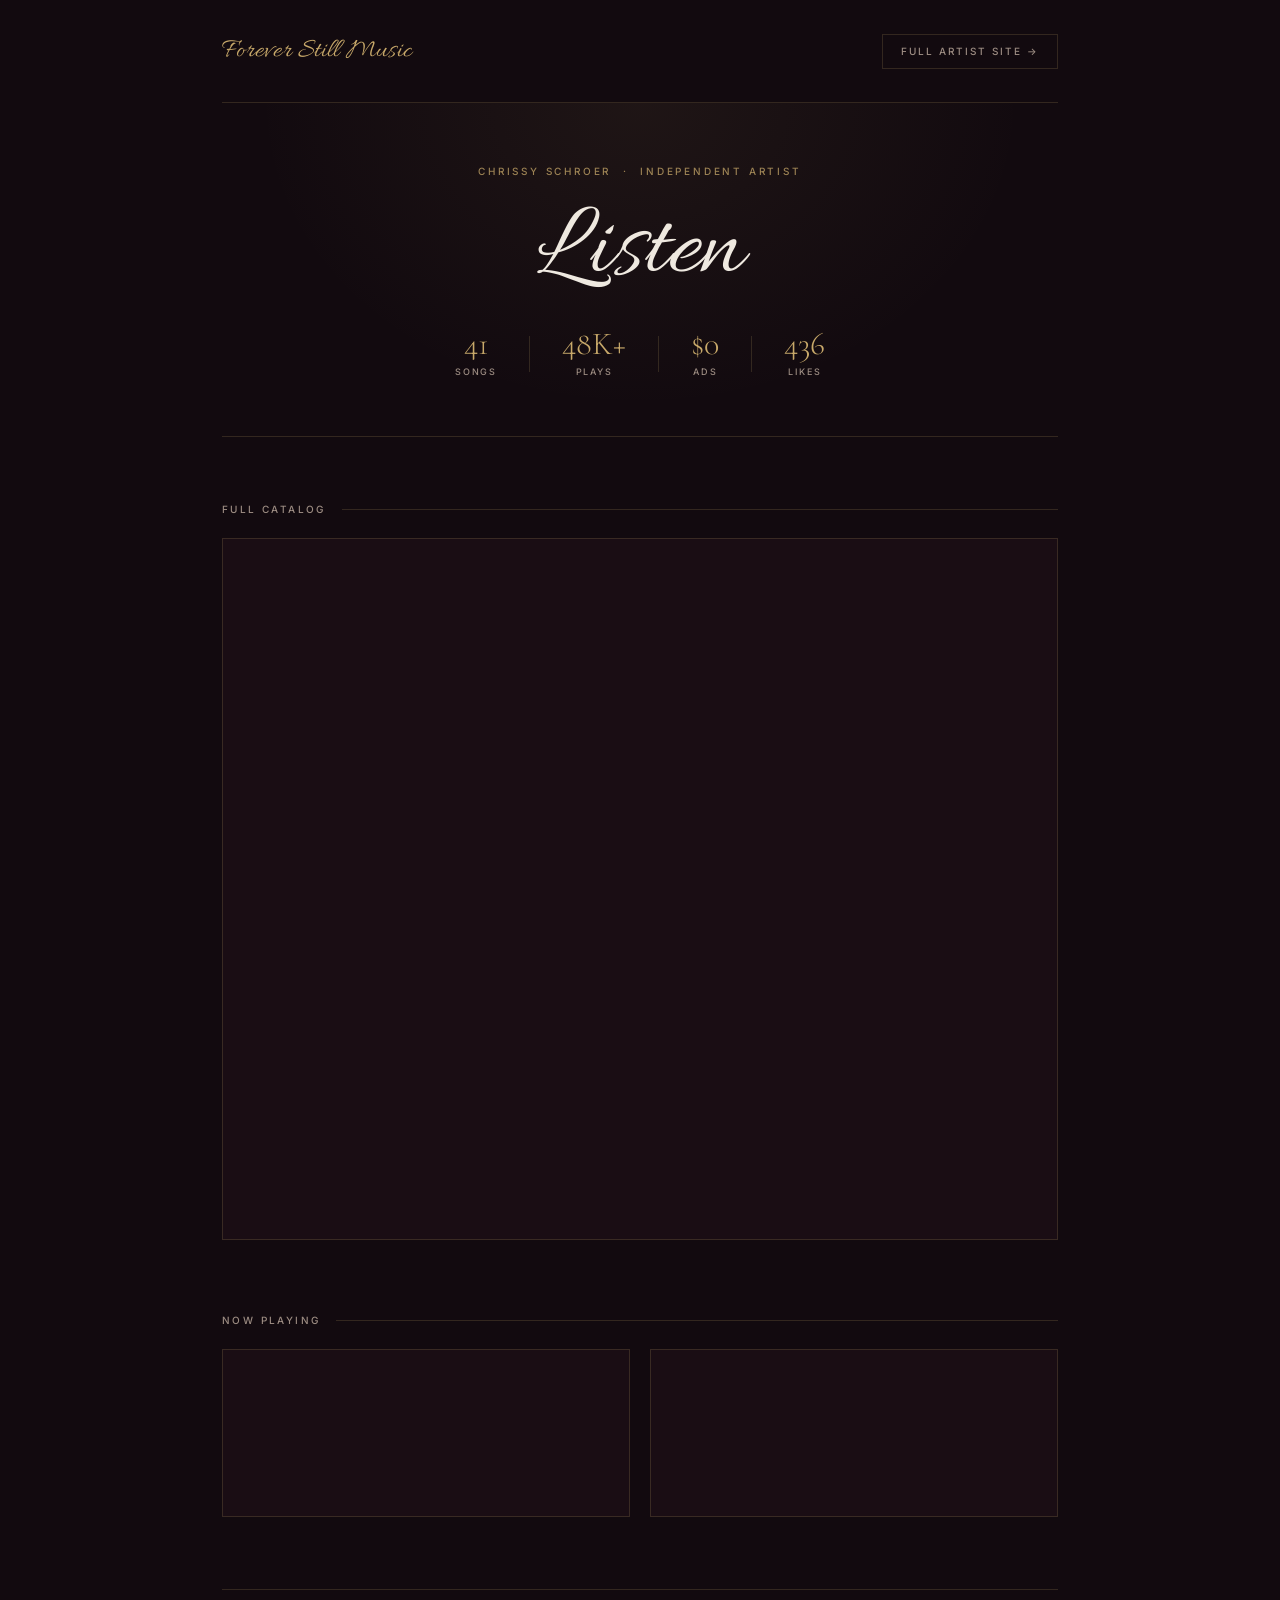
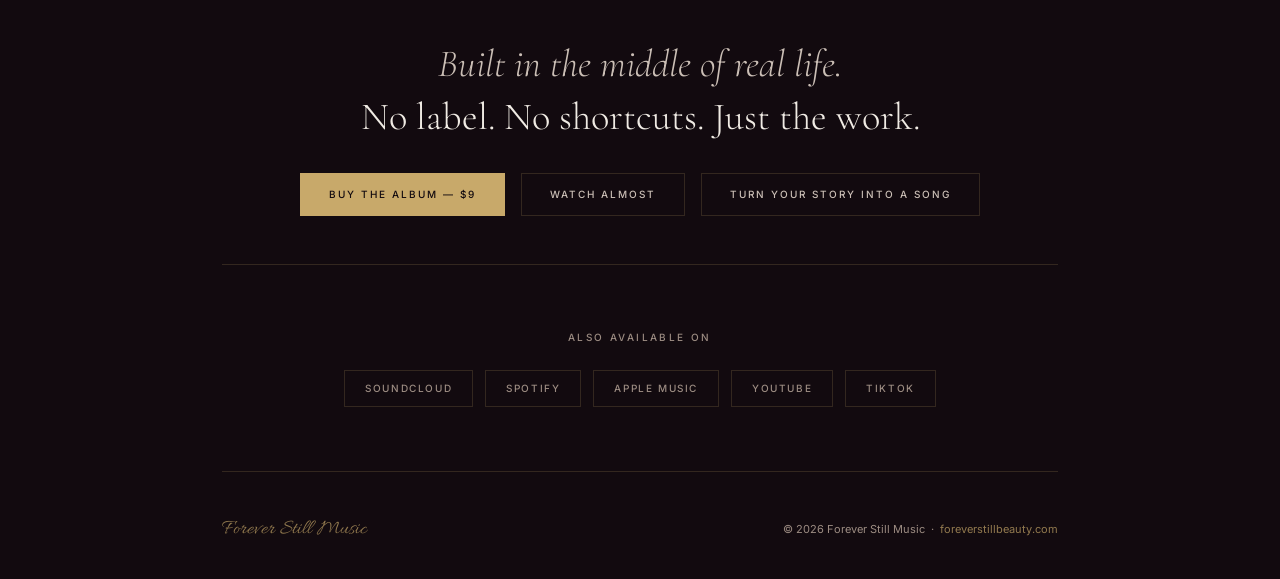
<file: listen.html>
<!DOCTYPE html>
<html lang="en">
<head>
  <meta charset="UTF-8" />
  <meta name="viewport" content="width=device-width, initial-scale=1.0" />
  <title>Forever Still Music — Listen to the Full Catalog</title>
  <meta name="description" content="41 songs. 48K+ plays. No label, no ads. Stream the full catalog from Forever Still Music by Chrissy Schroer.">

  <!-- Canonical -->
  <link rel="canonical" href="https://www.foreverstillmusic.com/">

  <!-- Open Graph -->
  <meta property="og:title" content="Forever Still Music — Listen">
  <meta property="og:description" content="41 songs. 48K+ plays. No label, no ads.">
  <meta property="og:image" content="https://www.foreverstillbeauty.com/images/album-cover.jpg">
  <meta property="og:url" content="https://www.foreverstillmusic.com/">
  <meta property="og:type" content="music.album">
  <meta property="og:site_name" content="Forever Still Music">

  <!-- Twitter -->
  <meta name="twitter:card" content="summary_large_image">
  <meta name="twitter:title" content="Forever Still Music — Listen">
  <meta name="twitter:description" content="41 songs. 48K+ plays. No label, no ads.">
  <meta name="twitter:image" content="https://www.foreverstillbeauty.com/images/album-cover.jpg">

  <!-- Fonts -->
  <link rel="preconnect" href="https://fonts.googleapis.com" />
  <link rel="preconnect" href="https://fonts.gstatic.com" crossorigin />
  <link rel="preload" href="https://fonts.googleapis.com/css2?family=Cormorant+Garamond:ital,wght@0,300;0,400;1,300;1,400&family=Allura&family=Inter:wght@300;400;500&display=swap" as="style" onload="this.onload=null;this.rel='stylesheet'">
  <noscript><link rel="stylesheet" href="https://fonts.googleapis.com/css2?family=Cormorant+Garamond:ital,wght@0,300;0,400;1,300;1,400&family=Allura&family=Inter:wght@300;400;500&display=swap"></noscript>

  <style>
    *, *::before, *::after { box-sizing: border-box; margin: 0; padding: 0; }

    :root {
      --bg:         #120a0f;
      --bg-soft:    #1a0d14;
      --bg-warm:    #241218;
      --gold:       #C8A96A;
      --gold-dim:   #a8894a;
      --text:       #f0ebe4;
      --text-muted: #9c8c82;
      --text-soft:  #cbbfb6;
      --rule:       rgba(200, 169, 106, 0.18);

      --font-display: 'Cormorant Garamond', Georgia, serif;
      --font-script:  'Allura', cursive;
      --font-sans:    'Inter', system-ui, sans-serif;
    }

    html { scroll-behavior: smooth; }

    body {
      background: var(--bg);
      color: var(--text);
      font-family: var(--font-sans);
      font-size: 15px;
      line-height: 1.7;
      min-height: 100vh;
      -webkit-font-smoothing: antialiased;
    }

    a { color: inherit; text-decoration: none; }
    img { display: block; max-width: 100%; }

    /* ── Layout ─────────────────────────────────────── */
    .container {
      width: 100%;
      max-width: 900px;
      margin: 0 auto;
      padding: 0 32px;
    }

    /* ── Nav ─────────────────────────────────────────── */
    .nav {
      padding: 28px 0;
      display: flex;
      align-items: center;
      justify-content: space-between;
    }

    .nav__logo {
      font-family: var(--font-script);
      font-size: 1.7rem;
      color: var(--gold);
      letter-spacing: 0.01em;
    }

    .nav__link {
      font-family: var(--font-sans);
      font-size: 10px;
      font-weight: 500;
      letter-spacing: 0.2em;
      text-transform: uppercase;
      color: var(--text-muted);
      border: 1px solid var(--rule);
      padding: 8px 18px;
      transition: color 0.2s, border-color 0.2s;
    }
    .nav__link:hover { color: var(--gold); border-color: var(--gold); }

    /* ── Hero ────────────────────────────────────────── */
    .hero {
      padding: 60px 0 56px;
      text-align: center;
      border-top: 1px solid var(--rule);
      border-bottom: 1px solid var(--rule);
      margin-bottom: 64px;
      position: relative;
    }

    .hero::before {
      content: '';
      position: absolute;
      inset: 0;
      background: radial-gradient(ellipse at 50% 0%, rgba(200,169,106,0.07) 0%, transparent 65%);
      pointer-events: none;
    }

    .hero__eyebrow {
      font-family: var(--font-sans);
      font-size: 10px;
      font-weight: 500;
      letter-spacing: 0.28em;
      text-transform: uppercase;
      color: var(--gold);
      opacity: 0.75;
      display: block;
      margin-bottom: 20px;
    }

    .hero__title {
      font-family: var(--font-script);
      font-size: clamp(3.5rem, 9vw, 6.5rem);
      color: var(--text);
      line-height: 1;
      display: block;
      margin-bottom: 24px;
    }

    .hero__stats {
      display: flex;
      align-items: center;
      justify-content: center;
      gap: 32px;
      flex-wrap: wrap;
    }

    .hero__stat {
      display: flex;
      flex-direction: column;
      align-items: center;
      gap: 4px;
    }

    .hero__stat-num {
      font-family: var(--font-display);
      font-size: 2rem;
      font-weight: 300;
      color: var(--gold);
      line-height: 1;
    }

    .hero__stat-label {
      font-family: var(--font-sans);
      font-size: 9px;
      font-weight: 500;
      letter-spacing: 0.22em;
      text-transform: uppercase;
      color: var(--text-muted);
    }

    .hero__divider {
      width: 1px;
      height: 36px;
      background: var(--rule);
    }

    /* ── Player ──────────────────────────────────────── */
    .player-section {
      margin-bottom: 72px;
    }

    .player-label {
      font-family: var(--font-sans);
      font-size: 10px;
      font-weight: 500;
      letter-spacing: 0.24em;
      text-transform: uppercase;
      color: var(--text-muted);
      margin-bottom: 20px;
      display: flex;
      align-items: center;
      gap: 16px;
    }

    .player-label::after {
      content: '';
      flex: 1;
      height: 1px;
      background: var(--rule);
    }

    .player-wrap {
      border: 1px solid var(--rule);
      overflow: hidden;
      background: var(--bg-soft);
    }

    .player-wrap iframe {
      display: block;
      width: 100%;
    }

    /* ── Featured Track ──────────────────────────────── */
    .featured-label {
      font-family: var(--font-sans);
      font-size: 10px;
      font-weight: 500;
      letter-spacing: 0.24em;
      text-transform: uppercase;
      color: var(--text-muted);
      margin-bottom: 20px;
      display: flex;
      align-items: center;
      gap: 16px;
    }
    .featured-label::after {
      content: '';
      flex: 1;
      height: 1px;
      background: var(--rule);
    }

    .featured-section {
      margin-bottom: 72px;
    }

    .featured-grid {
      display: grid;
      grid-template-columns: 1fr 1fr;
      gap: 20px;
    }

    .featured-track {
      border: 1px solid var(--rule);
      background: var(--bg-soft);
      overflow: hidden;
    }

    .featured-track iframe {
      display: block;
      width: 100%;
    }

    /* ── CTA Strip ───────────────────────────────────── */
    .cta-strip {
      border-top: 1px solid var(--rule);
      border-bottom: 1px solid var(--rule);
      padding: 48px 0;
      margin-bottom: 64px;
      text-align: center;
    }

    .cta-strip__heading {
      font-family: var(--font-display);
      font-size: clamp(1.6rem, 3.5vw, 2.4rem);
      font-weight: 300;
      font-style: italic;
      color: var(--text-soft);
      margin-bottom: 28px;
      line-height: 1.4;
    }

    .cta-strip__heading em {
      font-style: normal;
      color: var(--text);
    }

    .cta-strip__actions {
      display: flex;
      align-items: center;
      justify-content: center;
      gap: 16px;
      flex-wrap: wrap;
    }

    .btn {
      display: inline-block;
      font-family: var(--font-sans);
      font-size: 10px;
      font-weight: 500;
      letter-spacing: 0.2em;
      text-transform: uppercase;
      padding: 12px 28px;
      border: 1px solid transparent;
      transition: background 0.2s, color 0.2s, border-color 0.2s;
      cursor: pointer;
      white-space: nowrap;
    }

    .btn--gold {
      background: var(--gold);
      color: var(--bg);
      border-color: var(--gold);
    }
    .btn--gold:hover { background: transparent; color: var(--gold); }

    .btn--ghost {
      background: transparent;
      color: var(--text-soft);
      border-color: var(--rule);
    }
    .btn--ghost:hover { border-color: var(--gold); color: var(--gold); }

    /* ── Streaming Links ─────────────────────────────── */
    .streaming {
      margin-bottom: 64px;
      text-align: center;
    }

    .streaming__label {
      font-family: var(--font-sans);
      font-size: 10px;
      font-weight: 500;
      letter-spacing: 0.24em;
      text-transform: uppercase;
      color: var(--text-muted);
      margin-bottom: 24px;
    }

    .streaming__links {
      display: flex;
      align-items: center;
      justify-content: center;
      gap: 12px;
      flex-wrap: wrap;
    }

    .streaming__link {
      font-family: var(--font-sans);
      font-size: 10px;
      font-weight: 500;
      letter-spacing: 0.16em;
      text-transform: uppercase;
      color: var(--text-muted);
      border: 1px solid var(--rule);
      padding: 9px 20px;
      transition: color 0.2s, border-color 0.2s;
    }
    .streaming__link:hover { color: var(--gold); border-color: var(--gold); }

    /* ── Footer ──────────────────────────────────────── */
    .footer {
      border-top: 1px solid var(--rule);
      padding: 40px 0 32px;
    }

    .footer__inner {
      display: flex;
      align-items: center;
      justify-content: space-between;
      gap: 20px;
      flex-wrap: wrap;
    }

    .footer__brand {
      font-family: var(--font-script);
      font-size: 1.3rem;
      color: var(--gold);
      opacity: 0.7;
    }

    .footer__copy {
      font-size: 11px;
      color: var(--text-muted);
    }

    .footer__copy a {
      color: var(--gold);
      opacity: 0.7;
      transition: opacity 0.2s;
    }
    .footer__copy a:hover { opacity: 1; }

    /* ── Responsive ──────────────────────────────────── */
    @media (max-width: 640px) {
      .container { padding: 0 20px; }
      .hero { padding: 40px 0 40px; margin-bottom: 48px; }
      .featured-grid { grid-template-columns: 1fr; }
      .hero__divider { display: none; }
      .footer__inner { flex-direction: column; align-items: flex-start; gap: 12px; }
    }
  </style>
</head>
<body>

  <div class="container">

    <!-- Nav -->
    <nav class="nav">
      <span class="nav__logo">Forever Still Music</span>
      <a href="https://www.foreverstillbeauty.com" class="nav__link">Full Artist Site &rarr;</a>
    </nav>

    <!-- Hero -->
    <header class="hero">
      <span class="hero__eyebrow">Chrissy Schroer &nbsp;·&nbsp; Independent Artist</span>
      <span class="hero__title">Listen</span>
      <div class="hero__stats">
        <div class="hero__stat">
          <span class="hero__stat-num">41</span>
          <span class="hero__stat-label">Songs</span>
        </div>
        <div class="hero__divider"></div>
        <div class="hero__stat">
          <span class="hero__stat-num">48K+</span>
          <span class="hero__stat-label">Plays</span>
        </div>
        <div class="hero__divider"></div>
        <div class="hero__stat">
          <span class="hero__stat-num">$0</span>
          <span class="hero__stat-label">Ads</span>
        </div>
        <div class="hero__divider"></div>
        <div class="hero__stat">
          <span class="hero__stat-num">436</span>
          <span class="hero__stat-label">Likes</span>
        </div>
      </div>
    </header>

    <!-- Full Catalog Player -->
    <section class="player-section">
      <p class="player-label">Full Catalog</p>
      <div class="player-wrap">
        <iframe
          width="100%"
          height="700"
          scrolling="no"
          frameborder="no"
          allow="autoplay"
          src="https://w.soundcloud.com/player/?url=https%3A//soundcloud.com/foreverstillbeauty&color=%23C8A96A&auto_play=false&hide_related=false&show_comments=false&show_user=true&show_reposts=false&show_teaser=false"
          title="Forever Still Music — Full Catalog on SoundCloud">
        </iframe>
      </div>
    </section>

    <!-- Featured: Almost (Music Video) -->
    <section class="featured-section">
      <p class="featured-label">Now Playing</p>
      <div class="featured-grid">

        <!-- Almost -->
        <div class="featured-track">
          <iframe
            width="100%"
            height="166"
            scrolling="no"
            frameborder="no"
            allow="autoplay"
            src="https://w.soundcloud.com/player/?url=https%3A//soundcloud.com/foreverstillbeauty/almost&color=%23C8A96A&auto_play=false&hide_related=true&show_comments=false&show_user=false&show_reposts=false&show_teaser=false"
            title="Almost — Forever Still Music">
          </iframe>
        </div>

        <!-- 9pm to Sold Out (Album) -->
        <div class="featured-track">
          <iframe
            width="100%"
            height="166"
            scrolling="no"
            frameborder="no"
            allow="autoplay"
            src="https://w.soundcloud.com/player/?url=https%3A//soundcloud.com/foreverstillbeauty/sets/9pm-to-sold-out&color=%23C8A96A&auto_play=false&hide_related=true&show_comments=false&show_user=false&show_reposts=false&show_teaser=false"
            title="9pm to Sold Out — Forever Still Music">
          </iframe>
        </div>

      </div>
    </section>

    <!-- CTA -->
    <section class="cta-strip">
      <p class="cta-strip__heading">
        Built in the middle of real life.<br>
        <em>No label. No shortcuts. Just the work.</em>
      </p>
      <div class="cta-strip__actions">
        <a href="https://www.foreverstillbeauty.com/album.html" class="btn btn--gold">Buy the Album — $9</a>
        <a href="https://www.foreverstillbeauty.com/almost.html" class="btn btn--ghost">Watch Almost</a>
        <a href="https://www.foreverstillbeauty.com/method.html" class="btn btn--ghost">Turn Your Story Into a Song</a>
      </div>
    </section>

    <!-- Streaming -->
    <section class="streaming">
      <p class="streaming__label">Also available on</p>
      <div class="streaming__links">
        <a href="https://soundcloud.com/foreverstillbeauty" target="_blank" rel="noopener" class="streaming__link">SoundCloud</a>
        <a href="https://open.spotify.com/artist/foreverstillbeauty" target="_blank" rel="noopener" class="streaming__link">Spotify</a>
        <a href="https://music.apple.com/search?term=forever+still+music" target="_blank" rel="noopener" class="streaming__link">Apple Music</a>
        <a href="https://www.youtube.com/@foreverstillbeauty" target="_blank" rel="noopener" class="streaming__link">YouTube</a>
        <a href="https://www.tiktok.com/@foreverstillbeauty" target="_blank" rel="noopener" class="streaming__link">TikTok</a>
      </div>
    </section>

    <!-- Footer -->
    <footer class="footer">
      <div class="footer__inner">
        <span class="footer__brand">Forever Still Music</span>
        <p class="footer__copy">
          &copy; 2026 Forever Still Music &nbsp;&middot;&nbsp;
          <a href="https://www.foreverstillbeauty.com">foreverstillbeauty.com</a>
        </p>
      </div>
    </footer>

  </div>

</body>
</html>
</file>
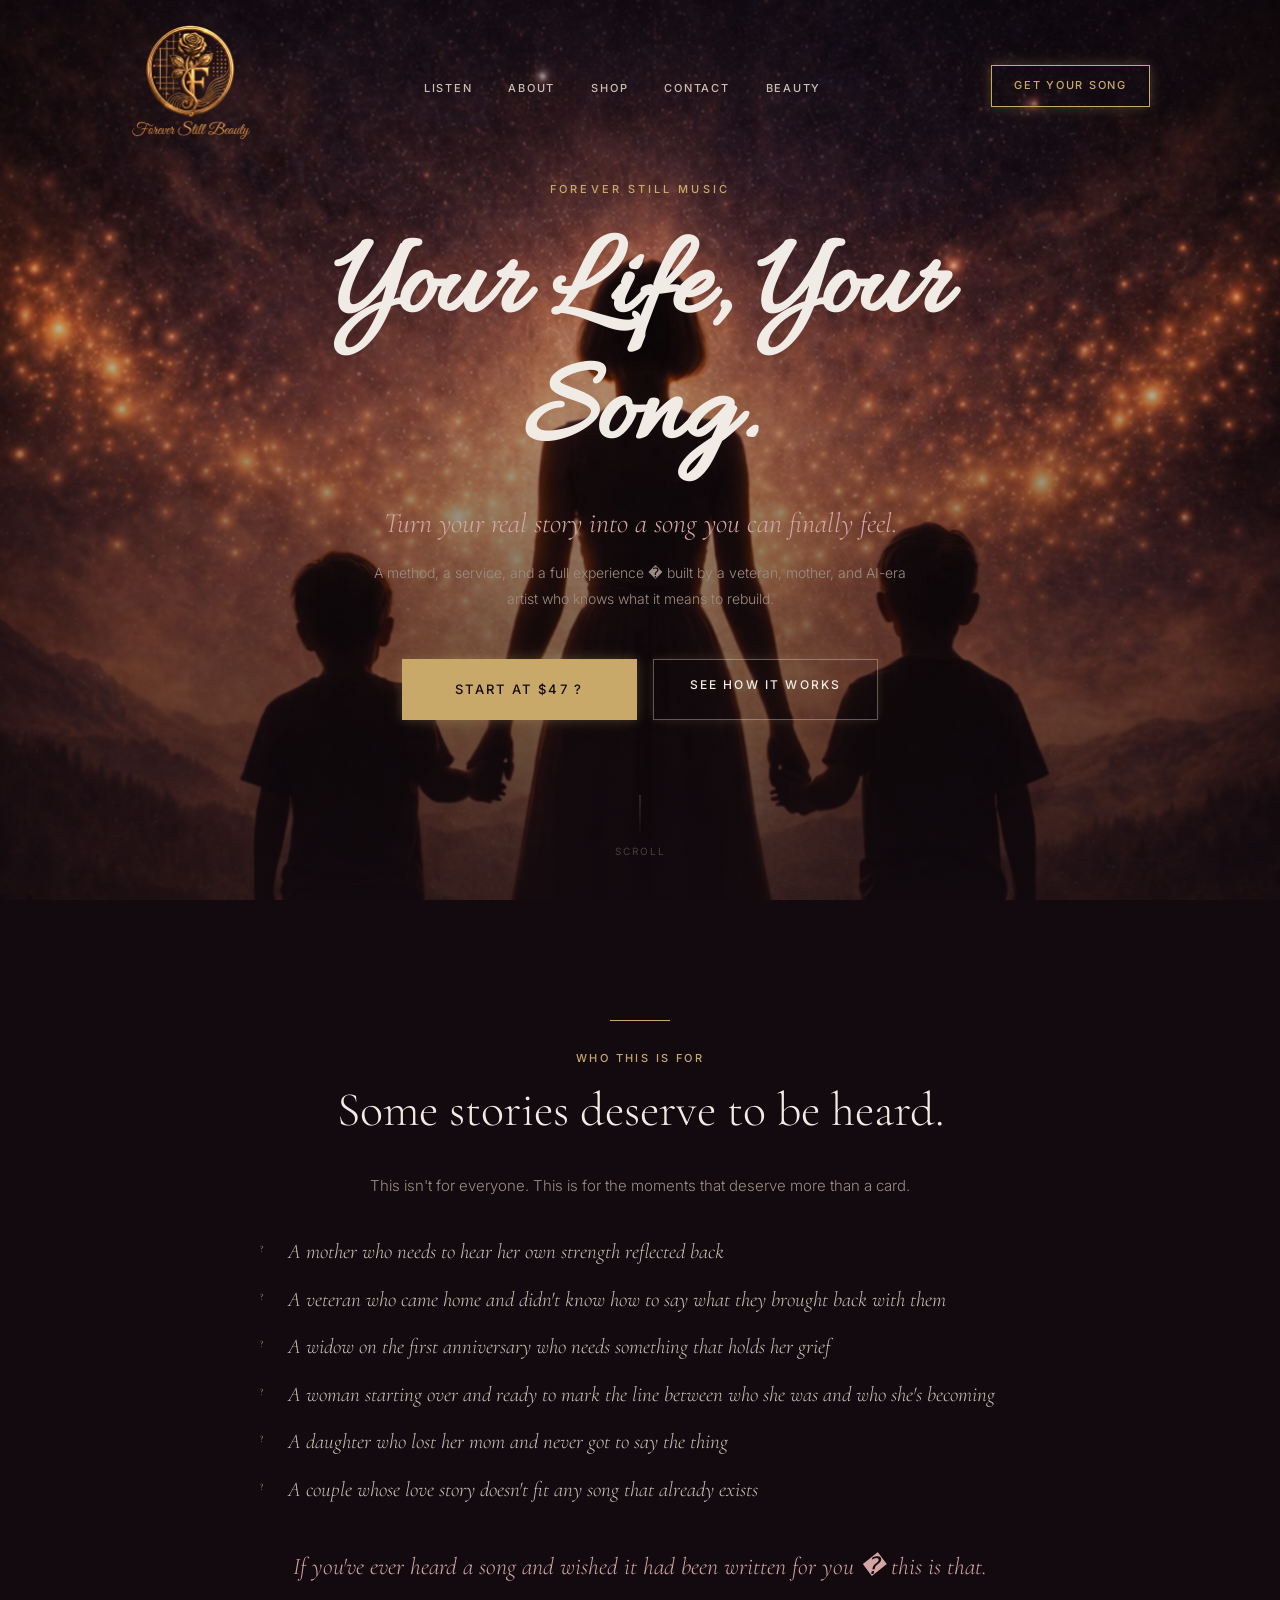
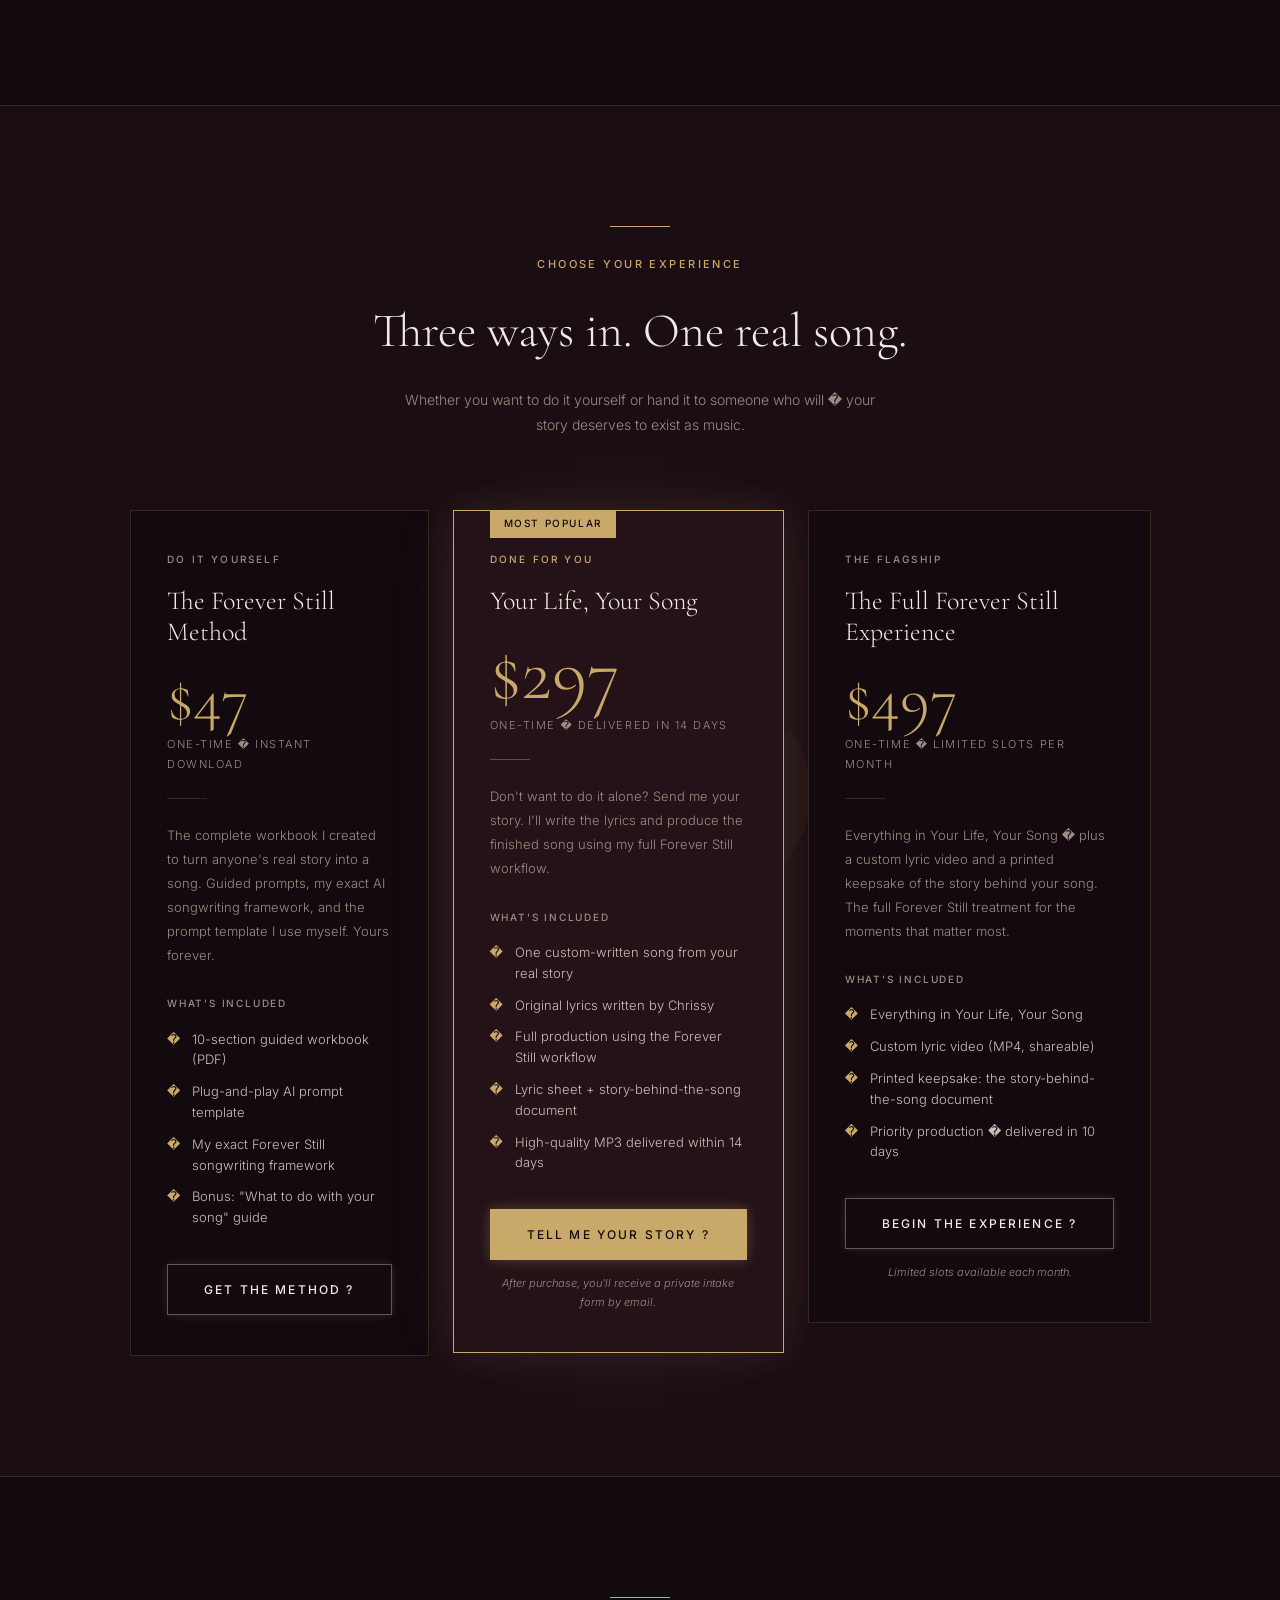
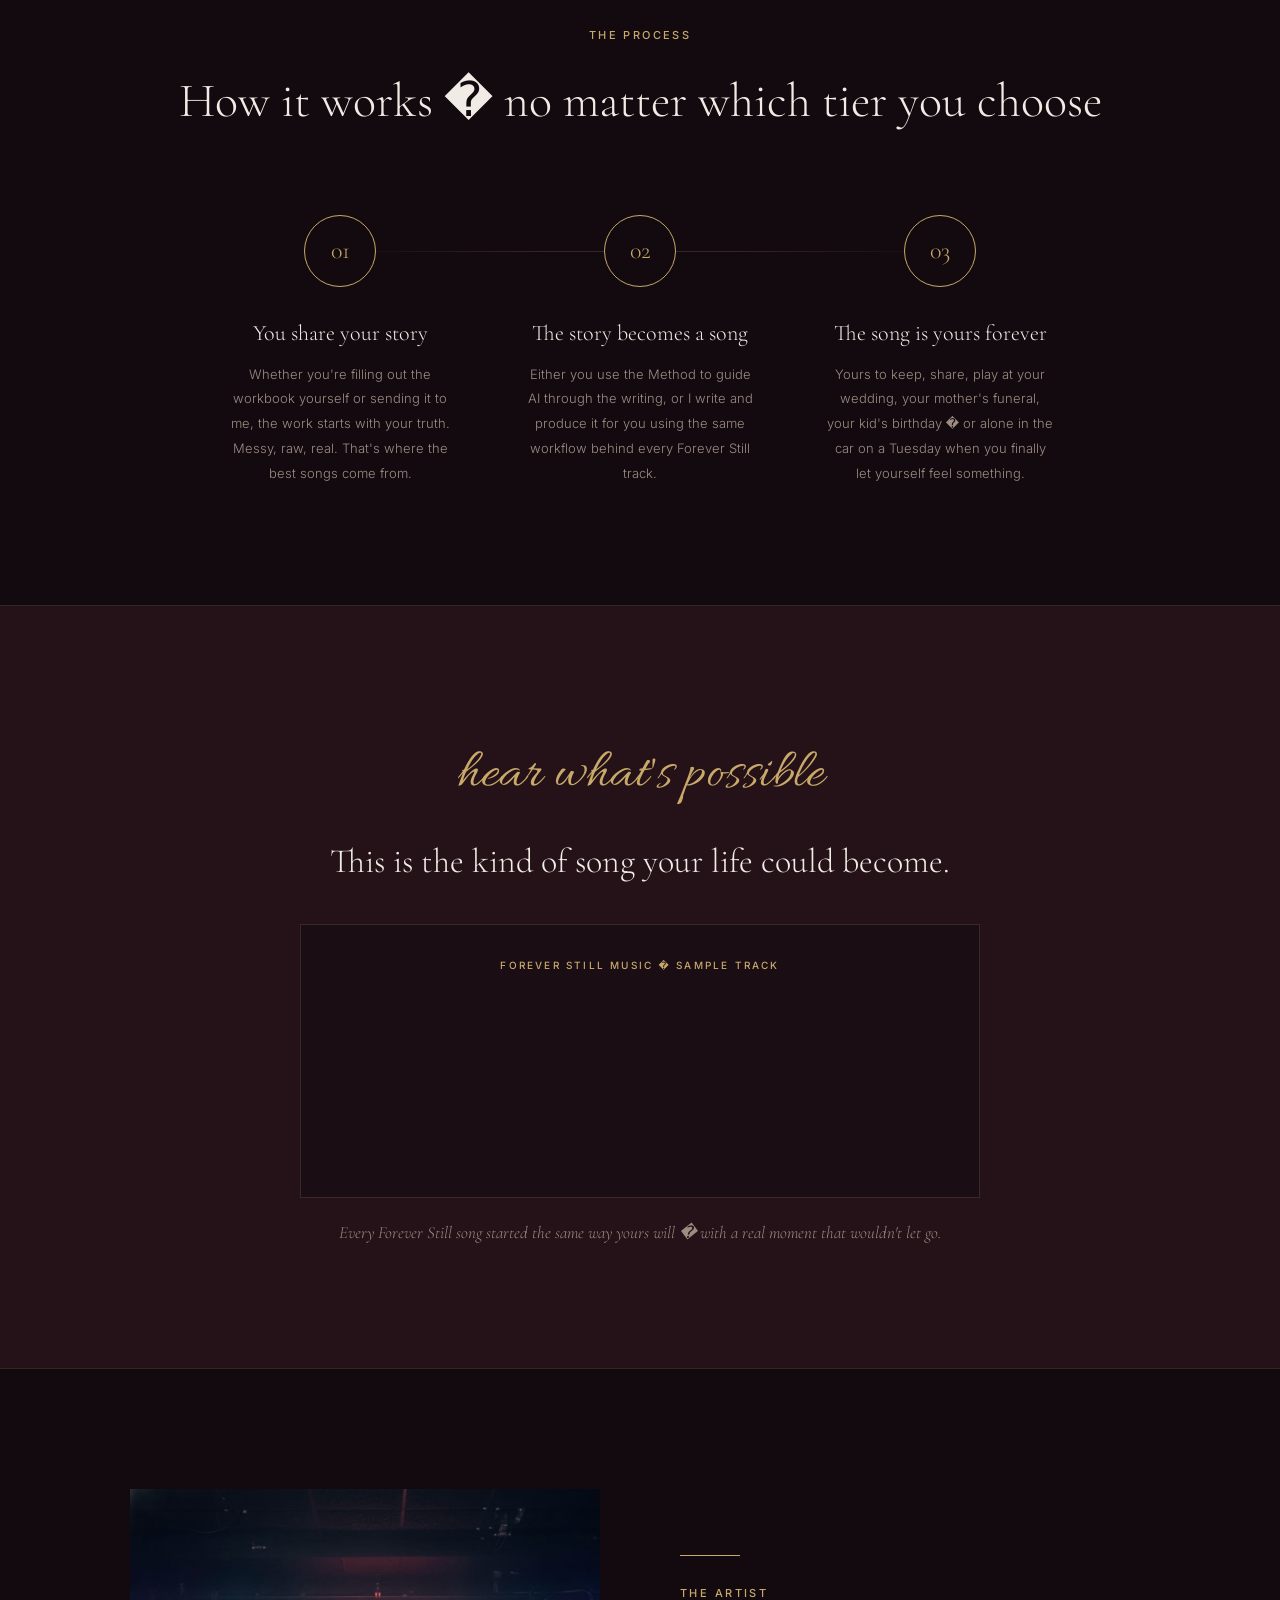
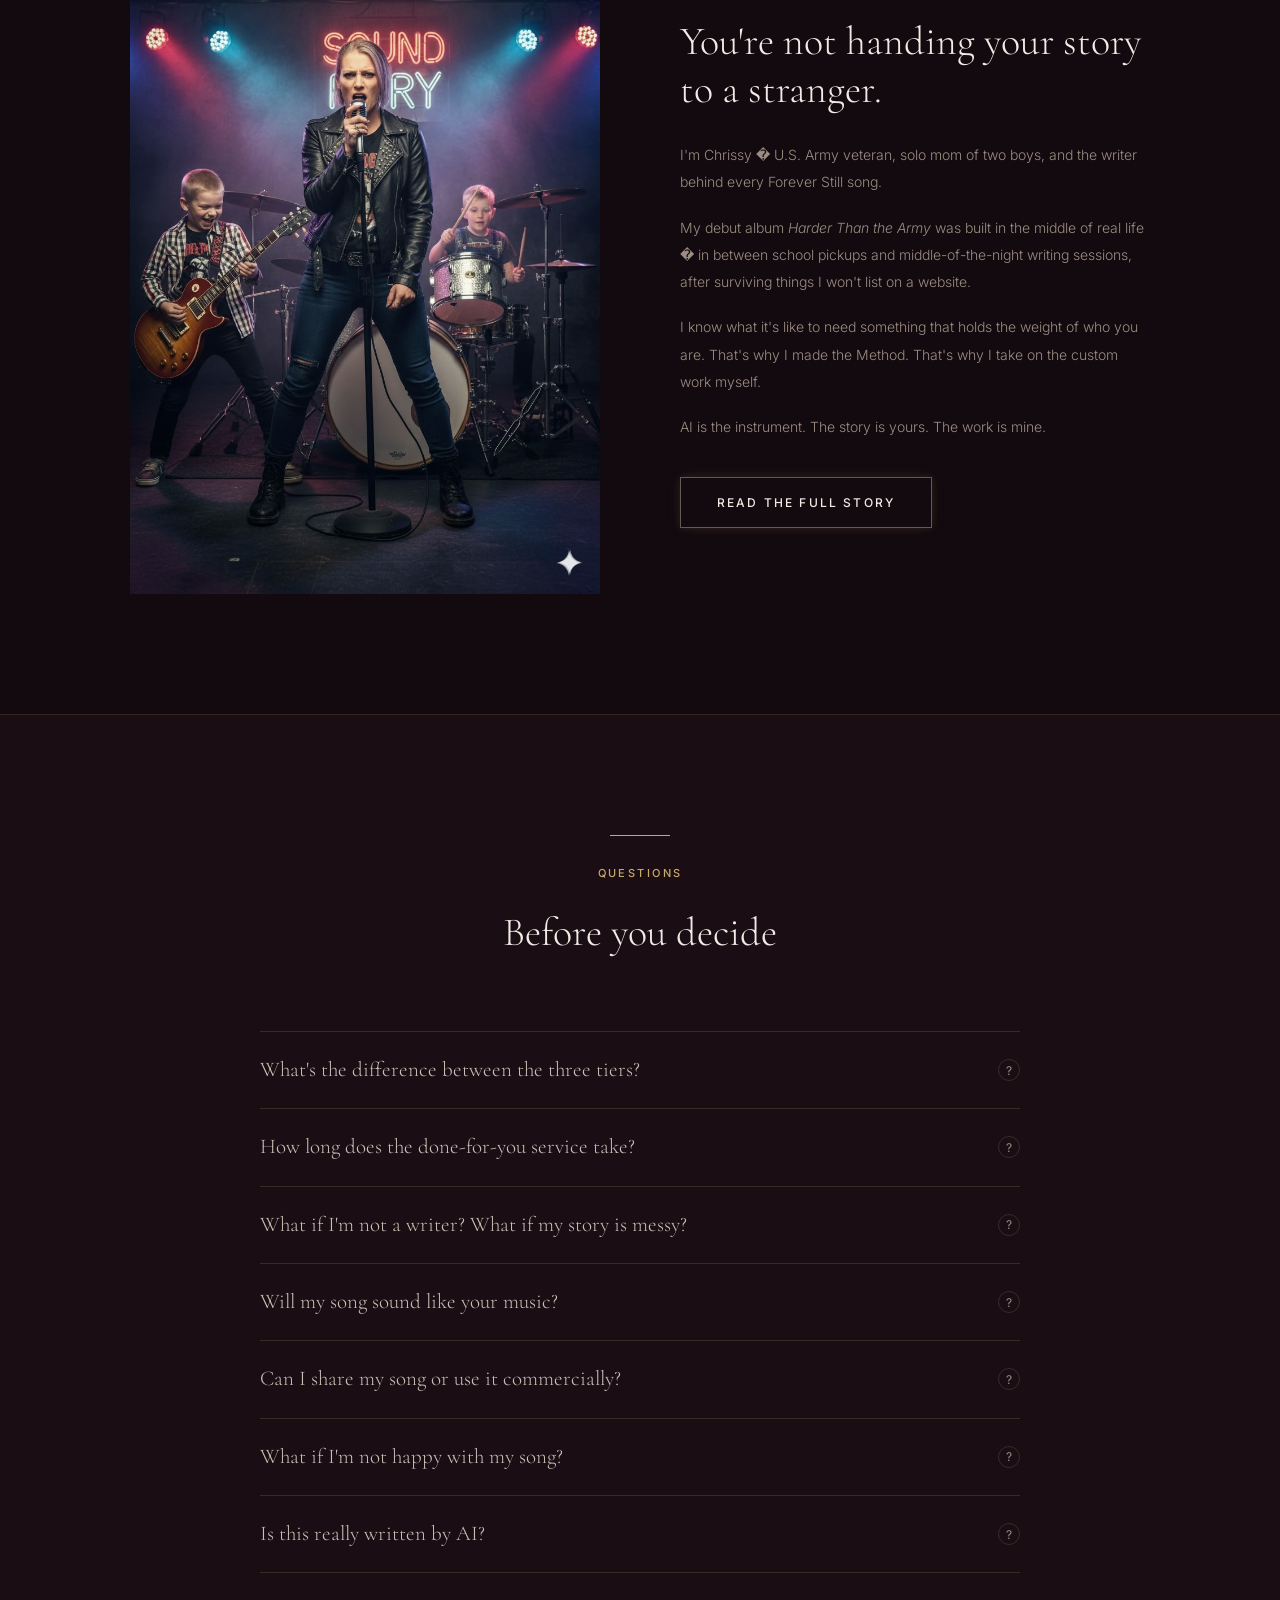
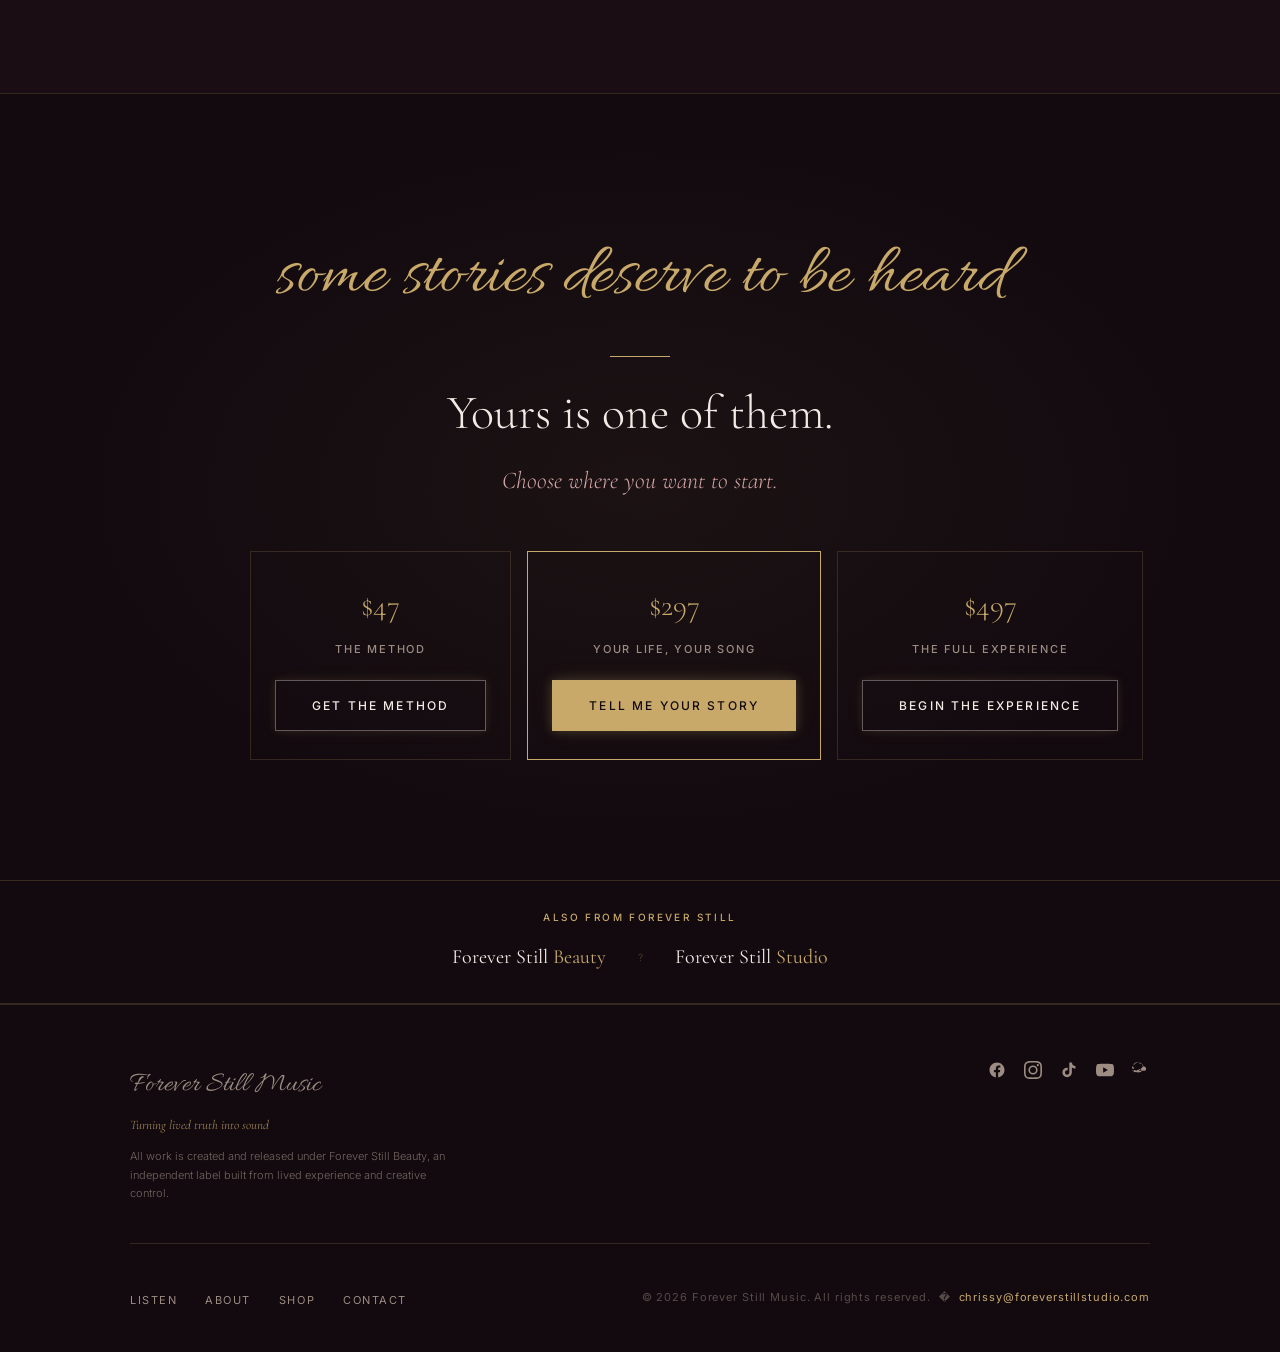
<file: method.html>
<!DOCTYPE html>
<html lang="en">
<head>
  <meta charset="UTF-8" />
  <meta name="msvalidate.01" content="E0C6E18F4C0CC4E89583FDD7A9A06F0D" />
  <meta name="viewport" content="width=device-width, initial-scale=1.0" />

  <title>Your Life, Your Song � Forever Still Music</title>
  <meta name="description" content="Turn your real story into a song you can finally feel. A method, a service, and a full experience � built by a veteran, mother, and AI-era artist." />

  <!-- SEO -->
  <meta name="keywords" content="custom song from your story, song about my life, AI songwriting for personal stories, personalized song, custom music, Forever Still" />
  <link rel="canonical" href="https://www.foreverstillbeauty.com/method.html" />

  <!-- Open Graph -->
  <meta property="og:title" content="Your Life, Your Song � Forever Still Music" />
  <meta property="og:description" content="Turn your real story into a song you can finally feel. Starting at $47." />
  <meta property="og:image" content="https://www.foreverstillbeauty.com/images/the-muse.jpg" />
  <meta property="og:url" content="https://www.foreverstillbeauty.com/method.html" />
  <meta property="og:type" content="website" />
  <meta property="og:site_name" content="Forever Still Music" />

  <!-- Twitter -->
  <meta name="twitter:card" content="summary_large_image" />
  <meta name="twitter:title" content="Your Life, Your Song — Forever Still Music" />
  <meta name="twitter:description" content="Turn your real story into a song you can finally feel. Starting at $47." />
  <meta name="twitter:image" content="https://www.foreverstillbeauty.com/images/album-cover.jpg" />

  <!-- Schema.org -->
  <script type="application/ld+json">
  {
    "@context": "https://schema.org",
    "@type": "Service",
    "name": "Your Life, Your Song — Custom Songwriting by Forever Still Music",
    "description": "Turn your real story into a song. Chrissy Schroer writes and produces a personalized song from your life experience. Starting at $47.",
    "url": "https://www.foreverstillbeauty.com/method.html",
    "image": "https://www.foreverstillbeauty.com/images/album-cover.jpg",
    "provider": {
      "@type": "Person",
      "name": "Chrissy Schroer",
      "url": "https://www.foreverstillbeauty.com/about.html"
    },
    "offers": {
      "@type": "Offer",
      "price": "47.00",
      "priceCurrency": "USD",
      "availability": "https://schema.org/InStock"
    }
  }
  </script>

  <!-- Fonts -->
  <link rel="preconnect" href="https://fonts.googleapis.com" />
  <link rel="preconnect" href="https://fonts.gstatic.com" crossorigin />
  <link rel="preload" href="https://fonts.googleapis.com/css2?family=Cormorant+Garamond:ital,wght@0,300;0,400;0,600;1,300;1,400&family=Allura&family=Inter:wght@300;400;500&display=swap" as="style" onload="this.onload=null;this.rel='stylesheet'">
  <noscript><link rel="stylesheet" href="https://fonts.googleapis.com/css2?family=Cormorant+Garamond:ital,wght@0,300;0,400;0,600;1,300;1,400&family=Allura&family=Inter:wght@300;400;500&display=swap"></noscript><style>
    /* -- Reset --------------------------------------------------- */
    *, *::before, *::after { box-sizing: border-box; margin: 0; padding: 0; }

    :root {
      --bg:          #120a0f;
      --bg-soft:     #1a0d14;
      --bg-warm:     #241218;
      --gold:        #C8A96A;
      --blush:       #d4a5a5;
      --rose:        #c4897a;
      --dusty:       #b8967a;
      --text:        #f0ebe4;
      --text-muted:  #9c8c82;
      --text-soft:   #cbbfb6;
      --rule:        rgba(200, 169, 106, 0.18);
      --rule-soft:   rgba(200, 169, 106, 0.1);

      --font-display: 'Cormorant Garamond', Georgia, serif;
      --font-script:  'Allura', cursive;
      --font-sans:    'Inter', system-ui, sans-serif;

      --max-w: 1100px;
      --gap:   120px;
    }

    html { scroll-behavior: smooth; }
    body {
      background: var(--bg);
      color: var(--text);
      font-family: var(--font-sans);
      font-size: 16px;
      line-height: 1.75;
      -webkit-font-smoothing: antialiased;
    }
    img { display: block; max-width: 100%; }
    a { color: inherit; text-decoration: none; }

    .container { width: 100%; max-width: var(--max-w); margin: 0 auto; padding: 0 40px; }
    .section    { padding: var(--gap) 0; }
    .section--tight { padding: 80px 0; }

    .rule { width: 60px; height: 1px; background: var(--gold); margin: 0 auto 28px; }
    .rule--left { margin-left: 0; }

    .eyebrow {
      font-family: var(--font-sans);
      font-size: 11px; font-weight: 500;
      letter-spacing: 0.22em; text-transform: uppercase;
      color: var(--gold); margin-bottom: 14px;
    }

    /* Rose motif SVG background */
    .rose-bg {
      position: absolute; pointer-events: none; user-select: none;
      opacity: 0.04; z-index: 0;
    }

    /* -- Buttons ------------------------------------------------- */
    .btn {
      display: inline-block;
      font-family: var(--font-sans); font-size: 12px; font-weight: 500;
      letter-spacing: 0.18em; text-transform: uppercase;
      padding: 14px 36px; border: 1px solid currentColor;
      transition: background .3s, color .3s, border-color .3s, box-shadow .4s;
      cursor: pointer; white-space: nowrap;
    }
    .btn--primary {
      background: var(--gold); border-color: var(--gold); color: var(--bg);
      box-shadow: 0 0 10px rgba(200,169,106,.25), 0 0 22px rgba(200,169,106,.1);
    }
    .btn--primary:hover {
      background: transparent; color: var(--gold);
      box-shadow: 0 0 18px rgba(200,169,106,.55), 0 0 44px rgba(200,169,106,.22);
    }
    .btn--ghost {
      background: transparent; border-color: rgba(240,235,228,.35); color: var(--text);
      box-shadow: 0 0 8px rgba(200,169,106,.12), 0 0 18px rgba(200,169,106,.06);
    }
    .btn--ghost:hover {
      border-color: var(--gold); color: var(--gold);
      box-shadow: 0 0 18px rgba(200,169,106,.45), 0 0 44px rgba(200,169,106,.18);
    }
    .btn--lg { padding: 18px 52px; font-size: 13px; }

    /* -- Nav ----------------------------------------------------- */
    @keyframes logoFloat { 0%,100%{transform:translateY(0)} 50%{transform:translateY(-8px)} }
    @keyframes navWave   { 0%,100%{transform:translateY(0)} 50%{transform:translateY(-3px)} }

    .nav {
      position: fixed; top:0; left:0; right:0; z-index:100;
      padding: 16px 0; background: transparent;
      transition: background .5s, backdrop-filter .5s, padding .4s;
    }
    .nav.scrolled {
      background: rgba(18,10,15,.88);
      backdrop-filter: blur(18px); -webkit-backdrop-filter: blur(18px);
      padding: 10px 0; border-bottom: 1px solid var(--rule);
    }
    .nav__inner { display:flex; align-items:center; justify-content:space-between; }
    .nav__logo img {
      filter: sepia(.6) saturate(1.8) hue-rotate(-8deg) brightness(.92) contrast(1.05);
      animation: logoFloat 4s ease-in-out infinite; transition: filter .3s;
    }
    .nav__logo img:hover { filter: sepia(.4) saturate(2.2) hue-rotate(-8deg) brightness(1.05) contrast(1.05); }
    .nav__links { display:flex; gap:36px; list-style:none; }
    .nav__links li { animation: navWave 3.5s ease-in-out infinite; }
    .nav__links li:nth-child(1){animation-delay:0s}
    .nav__links li:nth-child(2){animation-delay:.18s}
    .nav__links li:nth-child(3){animation-delay:.36s}
    .nav__links li:nth-child(4){animation-delay:.54s}
    .nav__links a {
      font-family:var(--font-sans); font-size:11px; font-weight:500;
      letter-spacing:.16em; text-transform:uppercase;
      color:var(--text-soft); transition:color .2s;
    }
    .nav__links a:hover { color:var(--gold); }
    .nav__cta {
      font-family:var(--font-sans); font-size:11px; font-weight:500;
      letter-spacing:.16em; text-transform:uppercase;
      color:var(--gold); border:1px solid var(--gold); padding:10px 22px;
      transition:background .2s,color .2s,box-shadow .4s;
      box-shadow: 0 0 10px rgba(200,169,106,.25), 0 0 22px rgba(200,169,106,.1);
    }
    .nav__cta:hover { background:var(--gold); color:var(--bg); }
    .nav__hamburger { display:none; flex-direction:column; gap:5px; cursor:pointer; background:none; border:none; padding:4px; }
    .nav__hamburger span { display:block; width:24px; height:1px; background:var(--text); }

    /* -- Mobile Drawer ------------------------------------------- */
    .nav__drawer {
      display:none; position:fixed; top:0; right:0; width:280px; height:100vh;
      background:rgba(13,11,11,.97); backdrop-filter:blur(16px);
      border-left:1px solid var(--rule); z-index:200;
      padding:80px 40px 40px; transform:translateX(100%);
      transition:transform .35s cubic-bezier(.4,0,.2,1);
      flex-direction:column; gap:8px;
    }
    .nav__drawer.open { transform:translateX(0); }
    .nav__drawer a {
      font-family:var(--font-sans); font-size:13px; letter-spacing:.14em;
      text-transform:uppercase; color:var(--text-soft);
      padding:14px 0; border-bottom:1px solid rgba(255,255,255,.05);
      display:block; transition:color .2s;
    }
    .nav__drawer a:hover { color:var(--gold); }
    .nav__close { position:absolute; top:24px; right:24px; background:none; border:none; color:var(--text-muted); cursor:pointer; font-size:22px; }

    /* -- Hero ---------------------------------------------------- */
    .hero {
      position:relative; min-height:100vh;
      display:flex; align-items:center; justify-content:center;
      text-align:center; overflow:hidden;
    }
    .hero__bg { position:absolute; inset:0; overflow:hidden; z-index:0; }
    .hero__bg img { position:absolute; inset:0; width:100%; height:100%; object-fit:cover; object-position:center 15%; }
    .hero__bg::before {
      content:''; position:absolute; inset:0; z-index:1;
      background:
        linear-gradient(to bottom, rgba(18,10,15,.5) 0%, rgba(18,10,15,.22) 30%, rgba(18,10,15,.78) 100%);
    }
    .hero__content { position:relative; z-index:2; max-width:820px; padding:0 24px; }
    .hero__eyebrow {
      font-family:var(--font-sans); font-size:11px; font-weight:500;
      letter-spacing:.28em; text-transform:uppercase;
      color:var(--gold); margin-bottom:28px; display:block;
    }
    .hero__title {
      font-family:var(--font-script);
      font-size:clamp(56px,10vw,120px);
      color:var(--text); line-height:1.05; margin-bottom:24px;
    }
    .hero__sub {
      font-family:var(--font-display);
      font-size:clamp(20px,2.8vw,28px);
      font-weight:300; font-style:italic;
      color:var(--blush); line-height:1.45; margin-bottom:16px;
    }
    .hero__support {
      font-family:var(--font-sans); font-size:14px; font-weight:300;
      color:var(--text-muted); line-height:1.85; margin-bottom:48px;
      max-width:560px; margin-left:auto; margin-right:auto;
    }
    .hero__ctas { display:flex; gap:16px; justify-content:center; flex-wrap:wrap; }
    .hero__scroll {
      position:absolute; bottom:40px; left:50%; transform:translateX(-50%);
      display:flex; flex-direction:column; align-items:center;
      gap:8px; opacity:.4; z-index:2;
    }
    .hero__scroll span { font-family:var(--font-sans); font-size:10px; letter-spacing:.2em; text-transform:uppercase; color:var(--text-muted); }
    .hero__scroll-line { width:1px; height:40px; background:linear-gradient(to bottom,var(--gold),transparent); animation:pulse 2s ease-in-out infinite; }
    @keyframes pulse { 0%,100%{opacity:.4} 50%{opacity:.9} }

    /* -- Who It's For -------------------------------------------- */
    .for-whom { border-bottom:1px solid var(--rule); position:relative; overflow:hidden; }
    .for-whom__inner { max-width:760px; margin:0 auto; text-align:center; position:relative; z-index:1; }
    .for-whom__title {
      font-family:var(--font-display);
      font-size:clamp(28px,4vw,48px);
      font-weight:300; color:var(--text); line-height:1.2; margin-bottom:32px;
    }
    .for-whom__lead {
      font-family:var(--font-sans); font-size:15px; font-weight:300;
      color:var(--text-muted); line-height:1.9; margin-bottom:36px;
    }
    .for-whom__list {
      list-style:none; display:flex; flex-direction:column;
      gap:16px; text-align:left; margin-bottom:44px;
    }
    .for-whom__list li {
      font-family:var(--font-display); font-size:clamp(17px,2vw,21px);
      font-weight:300; font-style:italic; color:var(--text-soft);
      line-height:1.5; padding-left:28px; position:relative;
    }
    .for-whom__list li::before {
      content:'?'; position:absolute; left:0;
      color:var(--gold); font-style:normal; font-size:10px; top:6px;
    }
    .for-whom__close {
      font-family:var(--font-display); font-size:clamp(18px,2.4vw,24px);
      font-weight:300; font-style:italic; color:var(--blush); line-height:1.5;
    }

    /* -- Pricing ------------------------------------------------- */
    .pricing { background:var(--bg-soft); position:relative; overflow:hidden; }
    .pricing__header { text-align:center; margin-bottom:72px; position:relative; z-index:1; }
    .pricing__title {
      font-family:var(--font-display);
      font-size:clamp(28px,4vw,48px);
      font-weight:300; color:var(--text); margin-bottom:14px;
    }
    .pricing__sub {
      font-family:var(--font-sans); font-size:14px; font-weight:300;
      color:var(--text-muted); max-width:480px; margin:0 auto; line-height:1.85;
    }
    .pricing__grid {
      display:grid; grid-template-columns:1fr 1fr 1fr;
      gap:24px; position:relative; z-index:1; align-items:start;
    }
    .card {
      border:1px solid var(--rule); padding:40px 36px;
      display:flex; flex-direction:column; gap:0;
      position:relative; transition:border-color .3s;
      background:var(--bg);
    }
    .card:hover { border-color:rgba(200,169,106,.35); }
    .card--featured {
      border-color:var(--gold);
      background:var(--bg-warm);
      transform:translateY(-8px);
      box-shadow: 0 0 40px rgba(200,169,106,.12), 0 0 80px rgba(200,169,106,.05);
    }
    .card__badge {
      position:absolute; top:-1px; left:36px;
      background:var(--gold); color:var(--bg);
      font-family:var(--font-sans); font-size:10px; font-weight:500;
      letter-spacing:.16em; text-transform:uppercase; padding:5px 14px;
    }
    .card__tier {
      font-family:var(--font-sans); font-size:10px; font-weight:500;
      letter-spacing:.22em; text-transform:uppercase;
      color:var(--text-muted); margin-bottom:16px;
    }
    .card--featured .card__tier { color:var(--gold); }
    .card__title {
      font-family:var(--font-display); font-size:clamp(20px,2.2vw,26px);
      font-weight:300; color:var(--text); line-height:1.2; margin-bottom:20px;
    }
    .card__price {
      font-family:var(--font-display);
      font-size:clamp(44px,6vw,64px);
      font-weight:300; color:var(--gold); line-height:1;
      margin-bottom:4px; display:block;
    }
    .card--featured .card__price { font-size:clamp(52px,7vw,76px); }
    .card__price-label {
      font-family:var(--font-sans); font-size:11px; font-weight:300;
      letter-spacing:.14em; text-transform:uppercase;
      color:var(--text-muted); margin-bottom:24px; display:block;
    }
    .card__divider { width:40px; height:1px; background:var(--rule); margin-bottom:24px; }
    .card--featured .card__divider { background:rgba(200,169,106,.4); }
    .card__desc {
      font-family:var(--font-sans); font-size:13px; font-weight:300;
      color:var(--text-muted); line-height:1.85; margin-bottom:28px;
    }
    .card__includes-label {
      font-family:var(--font-sans); font-size:10px; font-weight:500;
      letter-spacing:.18em; text-transform:uppercase;
      color:var(--text-muted); margin-bottom:16px;
    }
    .card__list { list-style:none; display:flex; flex-direction:column; gap:11px; margin-bottom:36px; flex:1; }
    .card__list li {
      font-family:var(--font-sans); font-size:13px; font-weight:300;
      color:var(--text-soft); display:flex; align-items:flex-start; gap:12px; line-height:1.6;
    }
    .card__list li::before { content:'�'; color:var(--gold); flex-shrink:0; }
    .card__note {
      font-family:var(--font-sans); font-size:11px; font-weight:300;
      color:var(--text-muted); font-style:italic; text-align:center;
      margin-top:14px; line-height:1.7;
    }

    /* -- How It Works -------------------------------------------- */
    .how { border-top:1px solid var(--rule); border-bottom:1px solid var(--rule); }
    .how__header { text-align:center; margin-bottom:72px; }
    .how__title {
      font-family:var(--font-display);
      font-size:clamp(28px,4vw,48px);
      font-weight:300; color:var(--text);
    }
    .how__steps {
      display:grid; grid-template-columns:repeat(3,1fr);
      gap:0; position:relative; max-width:900px; margin:0 auto;
    }
    .how__steps::before {
      content:''; position:absolute;
      top:36px; left:16%; right:16%;
      height:1px;
      background:linear-gradient(to right,transparent,var(--rule),var(--rule),transparent);
    }
    .how__step { text-align:center; padding:0 36px; }
    .how__num {
      width:72px; height:72px; border:1px solid var(--gold);
      border-radius:50%;
      display:flex; align-items:center; justify-content:center;
      margin:0 auto 32px; font-family:var(--font-display);
      font-size:24px; font-weight:300; color:var(--gold);
      background:var(--bg); position:relative; z-index:1;
    }
    .how__step-title {
      font-family:var(--font-display); font-size:clamp(18px,2vw,22px);
      font-weight:300; color:var(--text); margin-bottom:14px; line-height:1.3;
    }
    .how__step-body {
      font-family:var(--font-sans); font-size:13px; font-weight:300;
      color:var(--text-muted); line-height:1.9;
    }

    /* -- Listen -------------------------------------------------- */
    .listen { background:var(--bg-warm); text-align:center; }
    .listen__inner { max-width:680px; margin:0 auto; }
    .listen__script {
      font-family:var(--font-script);
      font-size:clamp(32px,5vw,56px);
      color:var(--gold); display:block; margin-bottom:16px;
    }
    .listen__title {
      font-family:var(--font-display); font-size:clamp(22px,3vw,34px);
      font-weight:300; color:var(--text); line-height:1.3; margin-bottom:16px;
    }
    .listen__player {
      background:var(--bg-soft); border:1px solid var(--rule);
      padding:32px 40px; margin:40px 0 20px;
    }
    .listen__player-label {
      font-family:var(--font-sans); font-size:10px; font-weight:500;
      letter-spacing:.22em; text-transform:uppercase;
      color:var(--gold); margin-bottom:16px; display:block;
    }
    .listen__player iframe { width:100%; border:none; }
    .listen__caption {
      font-family:var(--font-display); font-size:17px; font-weight:300;
      font-style:italic; color:var(--text-muted); line-height:1.75;
    }

    /* -- About --------------------------------------------------- */
    .about { border-top:1px solid var(--rule); border-bottom:1px solid var(--rule); }
    .about__inner {
      display:grid; grid-template-columns:1fr 1fr;
      gap:80px; align-items:center;
    }
    .about__img img { width:100%; filter:grayscale(10%); }
    .about__copy {}
    .about__title {
      font-family:var(--font-display); font-size:clamp(24px,3.5vw,40px);
      font-weight:300; color:var(--text); line-height:1.2; margin-bottom:28px;
    }
    .about__body {
      font-family:var(--font-sans); font-size:14px; font-weight:300;
      color:var(--text-muted); line-height:1.95;
      display:flex; flex-direction:column; gap:18px; margin-bottom:36px;
    }

    /* -- FAQ ----------------------------------------------------- */
    .faq { background:var(--bg-soft); }
    .faq__header { text-align:center; margin-bottom:64px; }
    .faq__title {
      font-family:var(--font-display); font-size:clamp(24px,3.5vw,40px);
      font-weight:300; color:var(--text);
    }
    .faq__list { max-width:760px; margin:0 auto; }
    .faq__item { border-bottom:1px solid var(--rule); }
    .faq__item:first-child { border-top:1px solid var(--rule); }
    .faq__q {
      display:flex; align-items:center; justify-content:space-between;
      padding:24px 0; cursor:pointer; gap:16px;
    }
    .faq__q-text {
      font-family:var(--font-display); font-size:clamp(17px,2vw,21px);
      font-weight:300; color:var(--text-soft); flex:1; transition:color .2s;
      line-height:1.35;
    }
    .faq__item.open .faq__q-text { color:var(--gold); }
    .faq__arrow {
      width:22px; height:22px; border:1px solid var(--rule);
      border-radius:50%; display:flex; align-items:center; justify-content:center;
      flex-shrink:0; transition:transform .35s,border-color .2s;
      color:var(--text-muted); font-size:12px;
    }
    .faq__item.open .faq__arrow { transform:rotate(180deg); border-color:var(--gold); color:var(--gold); }
    .faq__body {
      max-height:0; overflow:hidden;
      transition:max-height .4s ease, padding .3s;
    }
    .faq__item.open .faq__body { max-height:400px; padding-bottom:28px; }
    .faq__a {
      font-family:var(--font-sans); font-size:14px; font-weight:300;
      color:var(--text-muted); line-height:1.9;
      padding-left:20px; border-left:2px solid var(--rule);
    }

    /* -- Final CTA ----------------------------------------------- */
    .final { border-top:1px solid var(--rule); text-align:center; position:relative; overflow:hidden; }
    .final::before {
      content:''; position:absolute; inset:0;
      background:radial-gradient(ellipse at center,rgba(200,169,106,.05) 0%,transparent 65%);
      pointer-events:none;
    }
    .final__inner { position:relative; z-index:1; max-width:780px; margin:0 auto; }
    .final__script {
      font-family:var(--font-script);
      font-size:clamp(36px,6vw,72px);
      color:var(--gold); display:block; margin-bottom:16px;
    }
    .final__title {
      font-family:var(--font-display); font-size:clamp(28px,4vw,48px);
      font-weight:300; color:var(--text); line-height:1.2; margin-bottom:20px;
    }
    .final__sub {
      font-family:var(--font-display); font-size:clamp(18px,2.2vw,24px);
      font-weight:300; font-style:italic; color:var(--blush);
      margin-bottom:52px; line-height:1.5;
    }
    .final__tiers {
      display:grid; grid-template-columns:repeat(3,1fr);
      gap:16px;
    }
    .final__tier {
      border:1px solid var(--rule); padding:28px 24px; text-align:center;
      transition:border-color .3s;
    }
    .final__tier:hover { border-color:rgba(200,169,106,.4); }
    .final__tier-price {
      font-family:var(--font-display); font-size:30px; font-weight:300;
      color:var(--gold); display:block; margin-bottom:8px;
    }
    .final__tier-name {
      font-family:var(--font-sans); font-size:11px; font-weight:500;
      letter-spacing:.16em; text-transform:uppercase;
      color:var(--text-muted); margin-bottom:20px; display:block;
    }

    /* -- Footer -------------------------------------------------- */
    .footer { border-top:1px solid var(--rule); padding:56px 0 40px; }
    .footer__top { display:flex; align-items:flex-start; justify-content:space-between; gap:32px; flex-wrap:wrap; margin-bottom:40px; padding-bottom:40px; border-bottom:1px solid var(--rule); }
    .footer__logo { font-family:var(--font-script); font-size:28px; color:var(--text-muted); display:block; margin-bottom:4px; }
    .footer__tagline { font-family:var(--font-display); font-size:13px; font-style:italic; color:var(--gold); opacity:.75; margin-bottom:10px; }
    .footer__label { font-family:var(--font-sans); font-size:11px; font-weight:300; color:var(--text-muted); max-width:320px; line-height:1.7; opacity:.7; }
    .footer__social { display:flex; gap:18px; align-items:center; }
    .footer__social a { color:var(--text-muted); transition:color .2s; display:flex; align-items:center; }
    .footer__social a:hover { color:var(--gold); }
    .footer__social svg { width:18px; height:18px; fill:currentColor; }
    .footer__inner { display:flex; align-items:center; justify-content:space-between; gap:24px; flex-wrap:wrap; }
    .footer__links { display:flex; gap:28px; list-style:none; }
    .footer__links a { font-family:var(--font-sans); font-size:11px; letter-spacing:.14em; text-transform:uppercase; color:var(--text-muted); transition:color .2s; }
    .footer__links a:hover { color:var(--gold); }
    .footer__copy { font-family:var(--font-sans); font-size:11px; color:rgba(156,140,130,.5); letter-spacing:.08em; }

    /* -- Responsive ---------------------------------------------- */
    @media (max-width:900px) {
      :root{--gap:80px}
      .container{padding:0 24px}
      .nav__links,.nav__cta{display:none}
      .nav__hamburger{display:flex}
      .nav__drawer{display:flex}
      .pricing__grid{grid-template-columns:1fr}
      .card--featured{transform:none}
      .how__steps{grid-template-columns:1fr;gap:48px}
      .how__steps::before{display:none}
      .about__inner{grid-template-columns:1fr;gap:40px}
      .final__tiers{grid-template-columns:1fr;max-width:360px;margin:0 auto}
      .footer__inner{flex-direction:column;text-align:center}
      .footer__links{flex-wrap:wrap;justify-content:center}
    }
    @media (max-width:560px) {
      :root{--gap:64px}
      .hero__ctas{flex-direction:column;align-items:center}
      .btn{text-align:center}
    }
  </style>
</head>
<body>

<!-- -- Nav ---------------------------------------------------- -->
<nav class="nav" id="nav">
  <div class="container">
    <div class="nav__inner">
      <a href="index.html" class="nav__logo">
        <img src="images/logo.png" alt="Forever Still Music" style="height:140px;width:auto;display:block;padding:8px 0;">
      </a>
      <ul class="nav__links">
        <li><a href="index.html#music">Listen</a></li>
        <li><a href="index.html#about">About</a></li>
        <li><a href="index.html#offer">Shop</a></li>
        <li><a href="contact.html">Contact</a></li>
        <li><a href="beauty.html">Beauty</a></li>
      </ul>
      <a href="#pricing" class="nav__cta">Get Your Song</a>
      <button class="nav__hamburger" id="hamburger" aria-label="Open menu">
        <span></span><span></span><span></span>
      </button>
    </div>
  </div>
</nav>

<nav class="nav__drawer" id="drawer">
  <button class="nav__close" id="drawerClose">?</button>
  <a href="index.html#music">Listen</a>
  <a href="index.html#about">About</a>
  <a href="index.html#offer">Shop</a>
  <a href="contact.html">Contact</a>
  <a href="beauty.html">Beauty</a>
  <a href="#pricing" style="color:var(--gold);margin-top:16px;">Get Your Song →</a>
</nav>

<!-- -- Hero --------------------------------------------------- -->
<section class="hero">
  <div class="hero__bg">
    <img src="images/the-muse.jpg" alt="" aria-hidden="true" />
  </div>
  <div class="hero__content">
    <span class="hero__eyebrow">Forever Still Music</span>
    <h1 class="hero__title">Your Life, Your Song.</h1>
    <p class="hero__sub">Turn your real story into a song you can finally feel.</p>
    <p class="hero__support">A method, a service, and a full experience � built by a veteran, mother, and AI-era artist who knows what it means to rebuild.</p>
    <div class="hero__ctas">
      <a href="#pricing" class="btn btn--primary btn--lg">Start at $47 ?</a>
      <a href="#how" class="btn btn--ghost">See How It Works</a>
    </div>
  </div>
  <div class="hero__scroll" aria-hidden="true">
    <div class="hero__scroll-line"></div>
    <span>Scroll</span>
  </div>
</section>

<!-- -- Who It's For -------------------------------------------- -->
<section class="section for-whom" id="for">
  <div class="container">
    <div class="for-whom__inner">
      <div class="rule"></div>
      <p class="eyebrow" style="text-align:center;">Who This Is For</p>
      <h2 class="for-whom__title">Some stories deserve to be heard.</h2>
      <p class="for-whom__lead">This isn't for everyone. This is for the moments that deserve more than a card.</p>
      <ul class="for-whom__list">
        <li>A mother who needs to hear her own strength reflected back</li>
        <li>A veteran who came home and didn't know how to say what they brought back with them</li>
        <li>A widow on the first anniversary who needs something that holds her grief</li>
        <li>A woman starting over and ready to mark the line between who she was and who she's becoming</li>
        <li>A daughter who lost her mom and never got to say the thing</li>
        <li>A couple whose love story doesn't fit any song that already exists</li>
      </ul>
      <p class="for-whom__close">If you've ever heard a song and wished it had been written for you � this is that.</p>
    </div>
  </div>
</section>

<!-- -- Pricing ------------------------------------------------- -->
<section class="section pricing" id="pricing">
  <!-- Subtle rose motif -->
  <svg class="rose-bg" style="width:600px;height:600px;top:50%;left:50%;transform:translate(-50%,-50%)" viewBox="0 0 200 200" xmlns="http://www.w3.org/2000/svg" aria-hidden="true">
    <path d="M100,40 C100,40 120,55 120,75 C120,95 105,105 100,110 C95,105 80,95 80,75 C80,55 100,40 100,40 Z" fill="var(--gold)"/>
    <path d="M65,55 C65,55 85,65 90,85 C95,105 85,118 80,122 C75,118 60,108 58,88 C56,68 65,55 65,55 Z" fill="var(--gold)"/>
    <path d="M135,55 C135,55 145,68 142,88 C139,108 125,118 120,122 C115,118 105,105 110,85 C115,65 135,55 135,55 Z" fill="var(--gold)"/>
    <path d="M50,80 C50,80 68,88 75,105 C82,122 75,135 70,138 C65,135 48,126 44,109 C40,92 50,80 50,80 Z" fill="var(--gold)"/>
    <path d="M150,80 C150,80 160,92 156,109 C152,126 135,135 130,138 C125,135 118,122 125,105 C132,88 150,80 150,80 Z" fill="var(--gold)"/>
    <circle cx="100" cy="105" r="18" fill="var(--gold)"/>
    <line x1="100" y1="123" x2="100" y2="165" stroke="var(--gold)" stroke-width="3"/>
    <path d="M85,145 C85,145 100,138 115,145" fill="none" stroke="var(--gold)" stroke-width="2"/>
  </svg>

  <div class="container">
    <div class="pricing__header">
      <div class="rule"></div>
      <p class="eyebrow">Choose Your Experience</p>
      <h2 class="pricing__title">Three ways in. One real song.</h2>
      <p class="pricing__sub">Whether you want to do it yourself or hand it to someone who will � your story deserves to exist as music.</p>
    </div>

    <div class="pricing__grid">

      <!-- Card 1: The Method -->
      <div class="card">
        <p class="card__tier">Do it yourself</p>
        <h3 class="card__title">The Forever Still Method</h3>
        <span class="card__price">$47</span>
        <span class="card__price-label">One-time � Instant download</span>
        <div class="card__divider"></div>
        <p class="card__desc">The complete workbook I created to turn anyone's real story into a song. Guided prompts, my exact AI songwriting framework, and the prompt template I use myself. Yours forever.</p>
        <p class="card__includes-label">What's included</p>
        <ul class="card__list">
          <li>10-section guided workbook (PDF)</li>
          <li>Plug-and-play AI prompt template</li>
          <li>My exact Forever Still songwriting framework</li>
          <li>Bonus: "What to do with your song" guide</li>
        </ul>
        <a href="https://payhip.com/b/hnKD0" class="payhip-buy-button btn btn--ghost" data-theme="none" data-product="hnKD0">Get the Method ?</a>
      </div>

      <!-- Card 2: Your Life, Your Song � FEATURED -->
      <div class="card card--featured">
        <span class="card__badge">Most Popular</span>
        <p class="card__tier">Done for you</p>
        <h3 class="card__title">Your Life, Your Song</h3>
        <span class="card__price">$297</span>
        <span class="card__price-label">One-time � Delivered in 14 days</span>
        <div class="card__divider"></div>
        <p class="card__desc">Don't want to do it alone? Send me your story. I'll write the lyrics and produce the finished song using my full Forever Still workflow.</p>
        <p class="card__includes-label">What's included</p>
        <ul class="card__list">
          <li>One custom-written song from your real story</li>
          <li>Original lyrics written by Chrissy</li>
          <li>Full production using the Forever Still workflow</li>
          <li>Lyric sheet + story-behind-the-song document</li>
          <li>High-quality MP3 delivered within 14 days</li>
        </ul>
        <a href="https://payhip.com/b/ZMFQY" class="payhip-buy-button btn btn--primary" data-theme="none" data-product="ZMFQY">Tell Me Your Story ?</a>
        <p class="card__note">After purchase, you'll receive a private intake form by email.</p>
      </div>

      <!-- Card 3: The Full Experience -->
      <div class="card">
        <p class="card__tier">The flagship</p>
        <h3 class="card__title">The Full Forever Still Experience</h3>
        <span class="card__price">$497</span>
        <span class="card__price-label">One-time � Limited slots per month</span>
        <div class="card__divider"></div>
        <p class="card__desc">Everything in Your Life, Your Song � plus a custom lyric video and a printed keepsake of the story behind your song. The full Forever Still treatment for the moments that matter most.</p>
        <p class="card__includes-label">What's included</p>
        <ul class="card__list">
          <li>Everything in Your Life, Your Song</li>
          <li>Custom lyric video (MP4, shareable)</li>
          <li>Printed keepsake: the story-behind-the-song document</li>
          <li>Priority production � delivered in 10 days</li>
        </ul>
        <a href="https://payhip.com/b/xpowO" class="payhip-buy-button btn btn--ghost" data-theme="none" data-product="xpowO">Begin the Experience ?</a>
        <p class="card__note">Limited slots available each month.</p>
      </div>

    </div>
  </div>
</section>

<!-- -- How It Works -------------------------------------------- -->
<section class="section how" id="how">
  <div class="container">
    <div class="how__header">
      <div class="rule"></div>
      <p class="eyebrow">The Process</p>
      <h2 class="how__title">How it works � no matter which tier you choose</h2>
    </div>
    <div class="how__steps">
      <div class="how__step">
        <div class="how__num">01</div>
        <h3 class="how__step-title">You share your story</h3>
        <p class="how__step-body">Whether you're filling out the workbook yourself or sending it to me, the work starts with your truth. Messy, raw, real. That's where the best songs come from.</p>
      </div>
      <div class="how__step">
        <div class="how__num">02</div>
        <h3 class="how__step-title">The story becomes a song</h3>
        <p class="how__step-body">Either you use the Method to guide AI through the writing, or I write and produce it for you using the same workflow behind every Forever Still track.</p>
      </div>
      <div class="how__step">
        <div class="how__num">03</div>
        <h3 class="how__step-title">The song is yours forever</h3>
        <p class="how__step-body">Yours to keep, share, play at your wedding, your mother's funeral, your kid's birthday � or alone in the car on a Tuesday when you finally let yourself feel something.</p>
      </div>
    </div>
  </div>
</section>

<!-- -- Listen -------------------------------------------------- -->
<section class="section listen" id="listen">
  <div class="container">
    <div class="listen__inner">
      <span class="listen__script">hear what's possible</span>
      <h2 class="listen__title">This is the kind of song your life could become.</h2>
      <div class="listen__player">
        <span class="listen__player-label">Forever Still Music � Sample Track</span>
        <iframe
          width="100%" height="166" scrolling="no" allow="autoplay"
          src="https://w.soundcloud.com/player/?url=https%3A//soundcloud.com/foreverstillbeauty&color=%23C8A96A&auto_play=false&hide_related=true&show_comments=false&show_user=false&show_reposts=false&show_teaser=false">
        </iframe>
      </div>
      <p class="listen__caption">Every Forever Still song started the same way yours will � with a real moment that wouldn't let go.</p>
    </div>
  </div>
</section>

<!-- -- About --------------------------------------------------- -->
<section class="section about" id="about">
  <div class="container">
    <div class="about__inner">
      <div class="about__img">
        <img src="images/kids_band.jpg" loading="lazy" alt="Chrissy Schroer on stage with her two sons � Forever Still Music" />
      </div>
      <div class="about__copy">
        <div class="rule rule--left"></div>
        <p class="eyebrow">The artist</p>
        <h2 class="about__title">You're not handing your story to a stranger.</h2>
        <div class="about__body">
          <p>I'm Chrissy � U.S. Army veteran, solo mom of two boys, and the writer behind every Forever Still song.</p>
          <p>My debut album <em>Harder Than the Army</em> was built in the middle of real life � in between school pickups and middle-of-the-night writing sessions, after surviving things I won't list on a website.</p>
          <p>I know what it's like to need something that holds the weight of who you are. That's why I made the Method. That's why I take on the custom work myself.</p>
          <p>AI is the instrument. The story is yours. The work is mine.</p>
        </div>
        <a href="about.html" class="btn btn--ghost">Read the Full Story</a>
      </div>
    </div>
  </div>
</section>

<!-- -- FAQ ----------------------------------------------------- -->
<section class="section faq" id="faq">
  <div class="container">
    <div class="faq__header">
      <div class="rule"></div>
      <p class="eyebrow">Questions</p>
      <h2 class="faq__title">Before you decide</h2>
    </div>
    <div class="faq__list">

      <div class="faq__item">
        <div class="faq__q">
          <span class="faq__q-text">What's the difference between the three tiers?</span>
          <span class="faq__arrow">?</span>
        </div>
        <div class="faq__body">
          <p class="faq__a">The Method is a workbook you use yourself with AI. Your Life, Your Song is me writing and producing it for you. The Full Experience is the same plus a lyric video and printed keepsake. Same heart. Different levels of involvement and finish.</p>
        </div>
      </div>

      <div class="faq__item">
        <div class="faq__q">
          <span class="faq__q-text">How long does the done-for-you service take?</span>
          <span class="faq__arrow">?</span>
        </div>
        <div class="faq__body">
          <p class="faq__a">14 days from your completed intake for Your Life, Your Song. 10 days for the Full Experience. The timeline starts the moment you submit your form � not when you purchase.</p>
        </div>
      </div>

      <div class="faq__item">
        <div class="faq__q">
          <span class="faq__q-text">What if I'm not a writer? What if my story is messy?</span>
          <span class="faq__arrow">?</span>
        </div>
        <div class="faq__body">
          <p class="faq__a">Good. Messy and real beats polished and performative every time. The intake walks you through it � you don't need to know what to say. You just need to say it.</p>
        </div>
      </div>

      <div class="faq__item">
        <div class="faq__q">
          <span class="faq__q-text">Will my song sound like your music?</span>
          <span class="faq__arrow">?</span>
        </div>
        <div class="faq__body">
          <p class="faq__a">It will sound like Forever Still � that's the workflow. Cinematic, emotional, built for the weight of real moments. If you want a completely different genre or production style, this isn't the right service.</p>
        </div>
      </div>

      <div class="faq__item">
        <div class="faq__q">
          <span class="faq__q-text">Can I share my song or use it commercially?</span>
          <span class="faq__arrow">?</span>
        </div>
        <div class="faq__body">
          <p class="faq__a">You own your copy for personal use � play it, share it with family, post it on social media, use it at events. Commercial use (selling it, monetized streaming, sync licensing) requires a separate agreement. Reach out and we'll talk.</p>
        </div>
      </div>

      <div class="faq__item">
        <div class="faq__q">
          <span class="faq__q-text">What if I'm not happy with my song?</span>
          <span class="faq__arrow">?</span>
        </div>
        <div class="faq__body">
          <p class="faq__a">I'll do one revision pass on Your Life, Your Song and the Full Experience. I'll take your specific feedback and adjust � a section that doesn't feel right, a tone that's off, a detail that's missing. Beyond that, the Method exists for a reason: some songs only the writer can finish.</p>
        </div>
      </div>

      <div class="faq__item">
        <div class="faq__q">
          <span class="faq__q-text">Is this really written by AI?</span>
          <span class="faq__arrow">?</span>
        </div>
        <div class="faq__body">
          <p class="faq__a">AI is the production tool, not the author. Your story is the source material. The lyrics and emotional architecture are mine � or yours, if you're using the Method. I've been transparent about this since day one. It's the whole point of Forever Still.</p>
        </div>
      </div>

    </div>
  </div>
</section>

<!-- -- Final CTA ----------------------------------------------- -->
<section class="section final">
  <div class="container">
    <div class="final__inner">
      <span class="final__script">some stories deserve to be heard</span>
      <div class="rule"></div>
      <h2 class="final__title">Yours is one of them.</h2>
      <p class="final__sub">Choose where you want to start.</p>
      <div class="final__tiers">
        <div class="final__tier">
          <span class="final__tier-price">$47</span>
          <span class="final__tier-name">The Method</span>
          <a href="https://payhip.com/b/hnKD0" class="payhip-buy-button btn btn--ghost" data-theme="none" data-product="hnKD0" style="width:100%;">Get the Method</a>
        </div>
        <div class="final__tier" style="border-color:var(--gold);">
          <span class="final__tier-price">$297</span>
          <span class="final__tier-name">Your Life, Your Song</span>
          <a href="https://payhip.com/b/ZMFQY" class="payhip-buy-button btn btn--primary" data-theme="none" data-product="ZMFQY" style="width:100%;">Tell Me Your Story</a>
        </div>
        <div class="final__tier">
          <span class="final__tier-price">$497</span>
          <span class="final__tier-name">The Full Experience</span>
          <a href="https://payhip.com/b/xpowO" class="payhip-buy-button btn btn--ghost" data-theme="none" data-product="xpowO" style="width:100%;">Begin the Experience</a>
        </div>
      </div>
    </div>
  </div>
</section>

<!-- Also from Forever Still -->
<section style="background:#120a0f;border-top:1px solid rgba(200,169,106,0.2);border-bottom:1px solid rgba(200,169,106,0.2);padding:28px 40px;text-align:center;">
  <p style="font-family:'Inter',sans-serif;font-size:10px;font-weight:500;letter-spacing:0.24em;text-transform:uppercase;color:#C8A96A;margin-bottom:14px;">Also from Forever Still</p>
  <div style="display:flex;align-items:center;justify-content:center;gap:32px;flex-wrap:wrap;">
    <a href="https://www.foreverstillbeauty.com" target="_blank" rel="noopener" style="font-family:'Cormorant Garamond',Georgia,serif;font-size:20px;font-weight:400;color:#f0ebe4;text-decoration:none;">Forever Still <span style="color:#C8A96A;">Beauty</span></a>
    <span style="color:rgba(200,169,106,0.3);font-size:10px;">?</span>
    <a href="https://www.foreverstillstudio.com" target="_blank" rel="noopener" style="font-family:'Cormorant Garamond',Georgia,serif;font-size:20px;font-weight:400;color:#f0ebe4;text-decoration:none;">Forever Still <span style="color:#C8A96A;">Studio</span></a>
  </div>
</section>

<!-- -- Footer -------------------------------------------------- -->
<footer class="footer">
  <div class="container">
    <div class="footer__top">
      <div class="footer__brand">
        <a href="index.html" class="footer__logo">Forever Still Music</a>
        <p class="footer__tagline">Turning lived truth into sound</p>
        <p class="footer__label">All work is created and released under Forever Still Beauty, an independent label built from lived experience and creative control.</p>
      </div>
      <div class="footer__social">
        <a href="https://www.facebook.com/clschroer" target="_blank" rel="noopener" aria-label="Facebook"><svg viewBox="0 0 24 24"><path d="M22 12c0-5.523-4.477-10-10-10S2 6.477 2 12c0 4.991 3.657 9.128 8.438 9.878v-6.987H7.9v-2.89h2.538V9.845c0-2.506 1.492-3.89 3.777-3.89 1.094 0 2.238.195 2.238.195v2.46h-1.26c-1.243 0-1.63.771-1.63 1.562V12h2.773l-.443 2.89h-2.33v6.988C18.343 21.128 22 16.991 22 12z"/></svg></a>
        <a href="https://www.instagram.com/chrissyraine/" target="_blank" rel="noopener" aria-label="Instagram"><svg viewBox="0 0 24 24"><path d="M12 2.163c3.204 0 3.584.012 4.85.07 3.252.148 4.771 1.691 4.919 4.919.058 1.265.069 1.645.069 4.849 0 3.205-.012 3.584-.069 4.849-.149 3.225-1.664 4.771-4.919 4.919-1.266.058-1.644.07-4.85.07-3.204 0-3.584-.012-4.849-.07-3.26-.149-4.771-1.699-4.919-4.92-.058-1.265-.07-1.644-.07-4.849 0-3.204.013-3.583.07-4.849.149-3.227 1.664-4.771 4.919-4.919 1.266-.057 1.645-.069 4.849-.069zm0-2.163c-3.259 0-3.667.014-4.947.072-4.358.2-6.78 2.618-6.98 6.98-.059 1.281-.073 1.689-.073 4.948 0 3.259.014 3.668.072 4.948.2 4.358 2.618 6.78 6.98 6.98 1.281.058 1.689.072 4.948.072 3.259 0 3.668-.014 4.948-.072 4.354-.2 6.782-2.618 6.979-6.98.059-1.28.073-1.689.073-4.948 0-3.259-.014-3.667-.072-4.947-.196-4.354-2.617-6.78-6.979-6.98-1.281-.059-1.69-.073-4.949-.073zm0 5.838a6.162 6.162 0 100 12.324 6.162 6.162 0 000-12.324zM12 16a4 4 0 110-8 4 4 0 010 8zm6.406-11.845a1.44 1.44 0 100 2.881 1.44 1.44 0 000-2.881z"/></svg></a>
        <a href="https://www.tiktok.com/@foreverstillbeauty" target="_blank" rel="noopener" aria-label="TikTok"><svg viewBox="0 0 24 24"><path d="M19.59 6.69a4.83 4.83 0 01-3.77-4.25V2h-3.45v13.67a2.89 2.89 0 01-2.88 2.5 2.89 2.89 0 01-2.89-2.89 2.89 2.89 0 012.89-2.89c.28 0 .54.04.79.1V9.01a6.32 6.32 0 00-.79-.05 6.34 6.34 0 00-6.34 6.34 6.34 6.34 0 006.34 6.34 6.34 6.34 0 006.33-6.34V8.69a8.18 8.18 0 004.78 1.52V6.76a4.85 4.85 0 01-1.01-.07z"/></svg></a>
        <a href="https://www.youtube.com/@foreverstillbeauty" target="_blank" rel="noopener" aria-label="YouTube"><svg viewBox="0 0 24 24"><path d="M23.498 6.186a3.016 3.016 0 00-2.122-2.136C19.505 3.545 12 3.545 12 3.545s-7.505 0-9.377.505A3.017 3.017 0 00.502 6.186C0 8.07 0 12 0 12s0 3.93.502 5.814a3.016 3.016 0 002.122 2.136c1.871.505 9.376.505 9.376.505s7.505 0 9.377-.505a3.015 3.015 0 002.122-2.136C24 15.93 24 12 24 12s0-3.93-.502-5.814zM9.545 15.568V8.432L15.818 12l-6.273 3.568z"/></svg></a>
        <a href="https://soundcloud.com/foreverstillbeauty" target="_blank" rel="noopener" aria-label="SoundCloud"><svg viewBox="0 0 24 24"><path d="M1.175 12.225c-.017 0-.034.003-.05.006a.64.64 0 00-.496.635c0 .35.284.635.634.635h.012l.438-1.276h-.538zm1.502 0c-.068 0-.137.007-.203.02l-.355 1.256.355 1.054c.066.013.135.02.203.02a1.3 1.3 0 100-2.35zm2.302.14a1.159 1.159 0 00-1.158 1.16 1.159 1.159 0 102.317 0 1.16 1.16 0 00-1.159-1.16zm2.6-.508a1.667 1.667 0 100 3.335 1.667 1.667 0 000-3.335zm2.9-1.117a2.178 2.178 0 100 4.355 2.178 2.178 0 000-4.355zm4.6-3.84c-.21 0-.418.016-.624.046C13.956 3.82 11.514 2 8.65 2 6.73 2 4.997 2.756 3.72 3.986 3.02 4.657 2.5 5.494 2.193 6.426c-.135.003-.27.009-.404.02C.786 6.55 0 7.447 0 8.538c0 1.094.79 1.982 1.77 1.982h.405l.355-1.271-.355-1.065h-.405c-.49 0-.889-.398-.889-.888 0-.487.398-.885.888-.885.14 0 .274.034.393.095C2.23 6.3 2.19 6.09 2.19 5.87c0-1.5.8-2.814 2-3.55a4.92 4.92 0 012.46-.66c1.62 0 3.072.764 3.993 1.95.28-.065.573-.1.875-.1 2.073 0 3.752 1.68 3.752 3.752 0 .07-.002.14-.006.21.21-.053.433-.082.663-.082 1.52 0 2.752 1.232 2.752 2.752S18.65 12.894 17.13 12.894H9.08"/></svg></a>
      </div>
    </div>
    <div class="footer__inner">
      <ul class="footer__links">
        <li><a href="index.html#music">Listen</a></li>
        <li><a href="about.html">About</a></li>
        <li><a href="index.html#offer">Shop</a></li>
        <li><a href="contact.html">Contact</a></li>
      </ul>
      <p class="footer__copy">&copy; 2026 Forever Still Music. All rights reserved. &nbsp;�&nbsp; <a href="mailto:chrissy@foreverstillstudio.com" style="color:var(--gold);">chrissy@foreverstillstudio.com</a></p>
    </div>
  </div>
</footer>

<!-- Payhip -->
<script type="text/javascript" src="https://payhip.com/payhip.js"></script>

<script>
  // Nav scroll
  const nav = document.getElementById('nav');
  window.addEventListener('scroll', () => nav.classList.toggle('scrolled', window.scrollY > 60), {passive:true});

  // Mobile drawer
  const hamburger = document.getElementById('hamburger');
  const drawer    = document.getElementById('drawer');
  const closeBtn  = document.getElementById('drawerClose');
  hamburger.addEventListener('click', () => drawer.classList.add('open'));
  closeBtn.addEventListener('click',  () => drawer.classList.remove('open'));
  drawer.querySelectorAll('a').forEach(a => a.addEventListener('click', () => drawer.classList.remove('open')));

  // Scroll reveal
  const io = new IntersectionObserver(entries => {
    entries.forEach(e => {
      if (e.isIntersecting) {
        e.target.style.opacity = '1';
        e.target.style.transform = 'translateY(0)';
        io.unobserve(e.target);
      }
    });
  }, {threshold: 0.08});
  document.querySelectorAll('.for-whom__inner, .pricing__header, .card, .how__step, .listen__inner, .about__inner, .faq__item, .final__inner').forEach(el => {
    el.style.opacity = '0';
    el.style.transform = 'translateY(22px)';
    el.style.transition = 'opacity .7s ease, transform .7s ease';
    io.observe(el);
  });

  // FAQ accordion
  document.querySelectorAll('.faq__q').forEach(q => {
    q.addEventListener('click', () => {
      const item = q.closest('.faq__item');
      const isOpen = item.classList.contains('open');
      document.querySelectorAll('.faq__item').forEach(i => i.classList.remove('open'));
      if (!isOpen) item.classList.add('open');
    });
  });
</script>

</body>
</html>
</file>
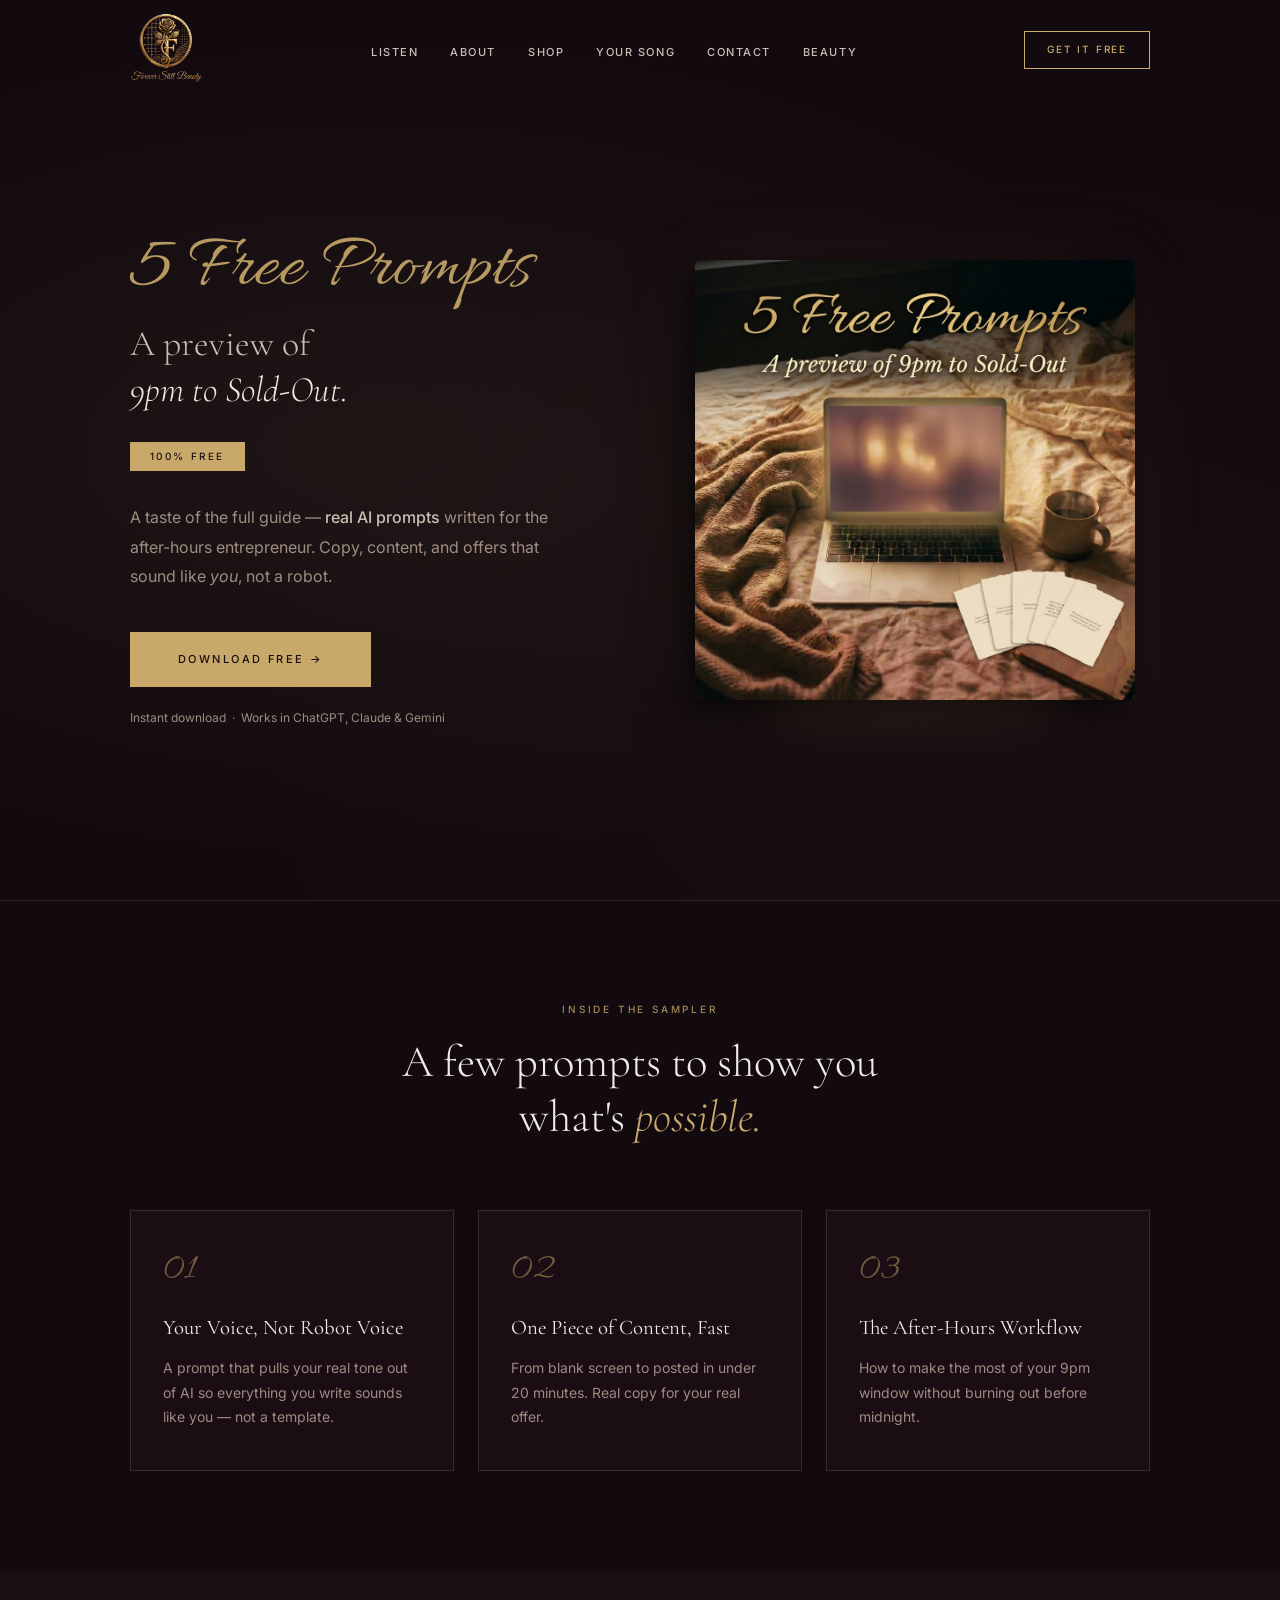
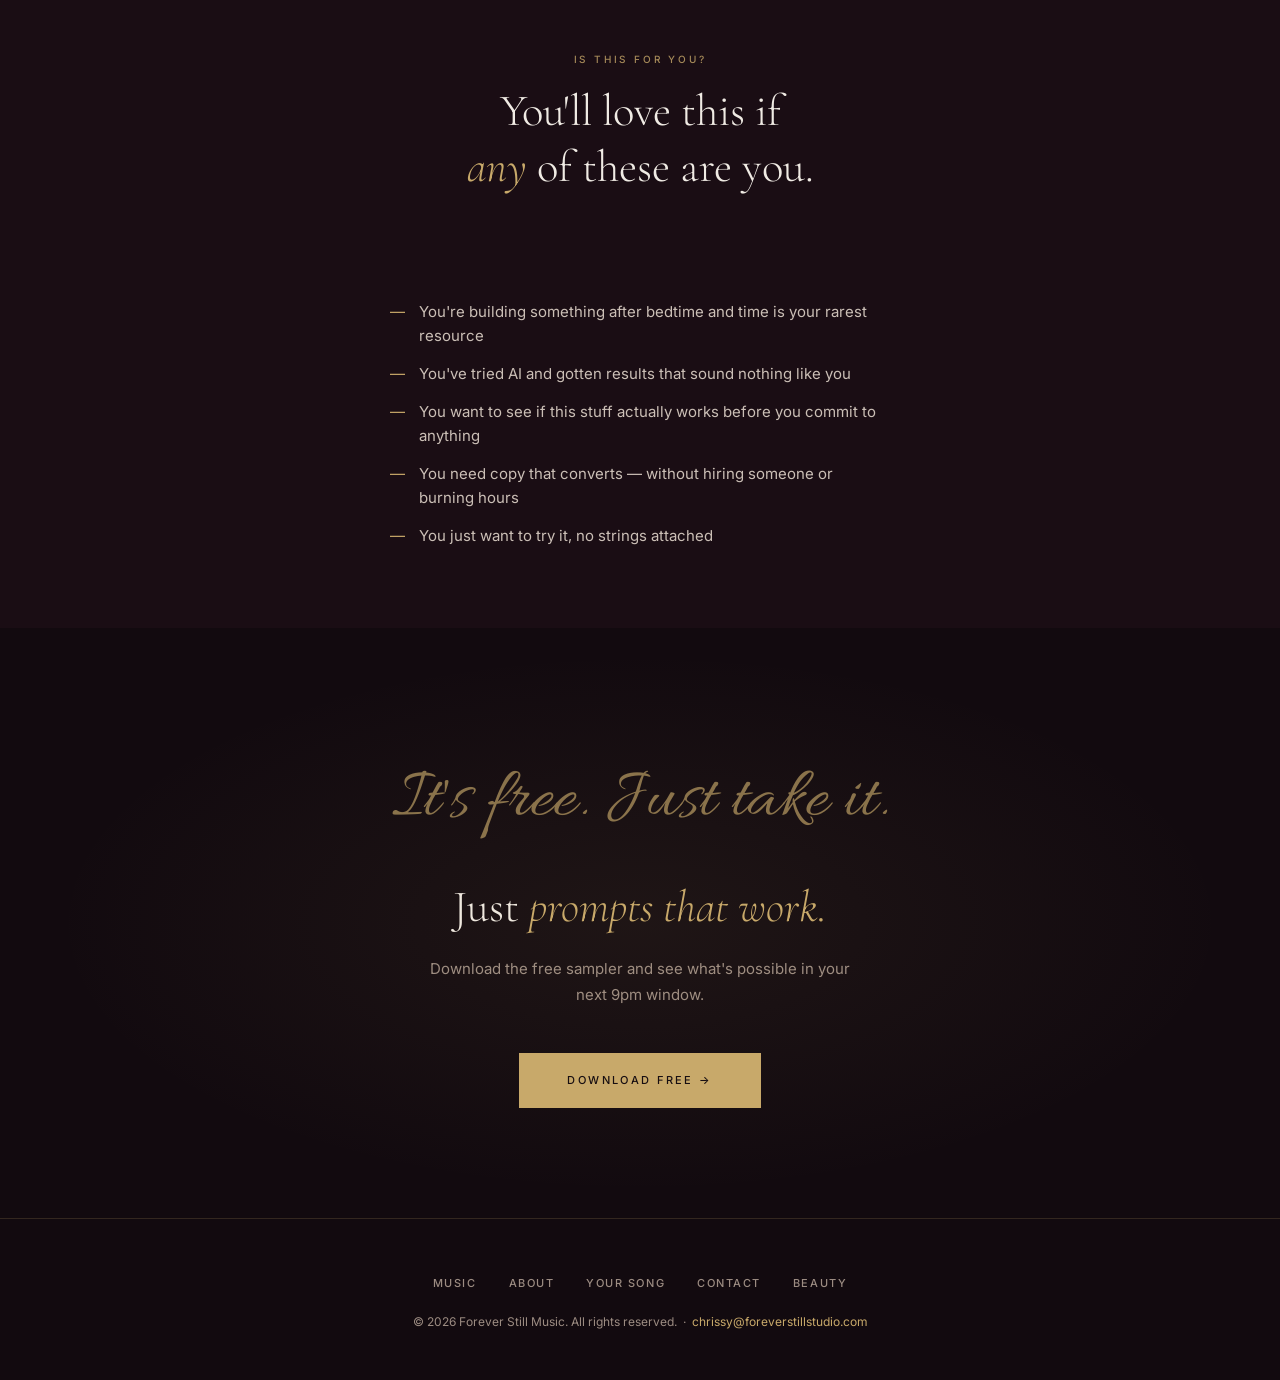
<file: sampler.html>
<!DOCTYPE html>
<html lang="en">
<head>
  <meta charset="UTF-8" />
  <meta name="msvalidate.01" content="E0C6E18F4C0CC4E89583FDD7A9A06F0D" />
  <meta name="viewport" content="width=device-width, initial-scale=1.0" />
  <title>Free Sampler — 9pm to Sold Out | Forever Still Music</title>
  <meta name="description" content="Get a free taste of 9pm to Sold Out — AI prompts built for the mom building a business after bedtime. By Christina Schroer.">

  <!-- Open Graph -->
  <meta property="og:title" content="Free Sampler — 9pm to Sold Out">
  <meta property="og:description" content="Free AI prompts for the mom building something real after bedtime.">
  <meta property="og:image" content="https://www.foreverstillbeauty.com/images/album-cover.jpg">
  <meta property="og:url" content="https://www.foreverstillbeauty.com/sampler.html">
  <meta property="og:type" content="website">
  <meta property="og:site_name" content="Forever Still Music">
  <link rel="canonical" href="https://www.foreverstillbeauty.com/sampler.html">

  <!-- Twitter -->
  <meta name="twitter:card" content="summary_large_image">
  <meta name="twitter:title" content="Free Sampler — 9pm to Sold Out">
  <meta name="twitter:description" content="Free AI prompts for the mom building something real after bedtime.">
  <meta name="twitter:image" content="https://www.foreverstillbeauty.com/images/album-cover.jpg">

  <!-- Fonts -->
  <link rel="preconnect" href="https://fonts.googleapis.com" />
  <link rel="preconnect" href="https://fonts.gstatic.com" crossorigin />
  <link rel="preload" href="https://fonts.googleapis.com/css2?family=Cormorant+Garamond:ital,wght@0,300;0,400;0,600;1,300;1,400&family=Playfair+Display:ital,wght@0,400;0,700;1,400&family=Allura&family=Inter:wght@300;400;500&display=swap" as="style" onload="this.onload=null;this.rel='stylesheet'">
  <noscript><link rel="stylesheet" href="https://fonts.googleapis.com/css2?family=Cormorant+Garamond:ital,wght@0,300;0,400;0,600;1,300;1,400&family=Playfair+Display:ital,wght@0,400;0,700;1,400&family=Allura&family=Inter:wght@300;400;500&display=swap"></noscript><style>
    *, *::before, *::after { box-sizing: border-box; margin: 0; padding: 0; }

    :root {
      --bg:          #120a0f;
      --bg-soft:     #1a0d14;
      --bg-warm:     #241218;
      --gold:        #C8A96A;
      --blush:       #d4a5a5;
      --text:        #f0ebe4;
      --text-muted:  #9c8c82;
      --text-soft:   #cbbfb6;
      --rule:        rgba(200, 169, 106, 0.18);

      --font-display: 'Cormorant Garamond', Georgia, serif;
      --font-script:  'Allura', cursive;
      --font-sans:    'Inter', system-ui, sans-serif;

      --max-w: 1100px;
    }

    html { scroll-behavior: smooth; }

    body {
      background-color: var(--bg);
      color: var(--text);
      font-family: var(--font-sans);
      font-size: 16px;
      line-height: 1.75;
      -webkit-font-smoothing: antialiased;
    }

    img { display: block; max-width: 100%; }
    a { color: inherit; text-decoration: none; }

    .container {
      width: 100%;
      max-width: var(--max-w);
      margin: 0 auto;
      padding: 0 40px;
    }

    /* ── Nav ──────────────────────────────────────────────────── */
    .nav {
      position: fixed;
      top: 0; left: 0; right: 0;
      z-index: 100;
      transition: background 0.3s ease, box-shadow 0.3s ease;
    }
    .nav.scrolled {
      background: rgba(18, 10, 15, 0.95);
      backdrop-filter: blur(12px);
      box-shadow: 0 1px 0 var(--rule);
    }
    .nav__inner {
      display: flex;
      align-items: center;
      justify-content: space-between;
      height: 100px;
    }
    .nav__logo img { height: 90px; width: auto; display: block; padding: 8px 0; }
    .nav__links {
      display: flex;
      gap: 32px;
      list-style: none;
    }
    .nav__links a {
      font-size: 11px;
      font-weight: 500;
      letter-spacing: 0.14em;
      text-transform: uppercase;
      color: var(--text-soft);
      transition: color 0.2s;
    }
    .nav__links a:hover { color: var(--gold); }
    .nav__cta {
      font-size: 10px;
      font-weight: 500;
      letter-spacing: 0.18em;
      text-transform: uppercase;
      color: var(--gold);
      border: 1px solid var(--gold);
      padding: 9px 22px;
      transition: background 0.2s, color 0.2s;
    }
    .nav__cta:hover { background: var(--gold); color: var(--bg); }
    .nav__hamburger {
      display: none;
      flex-direction: column;
      gap: 5px;
      background: none;
      border: none;
      cursor: pointer;
      padding: 4px;
    }
    .nav__hamburger span { display: block; width: 24px; height: 1px; background: var(--text); }

    /* ── Mobile Drawer ──────────────────────────────────────── */
    .nav__drawer {
      display: none;
      position: fixed;
      top: 0; right: 0;
      width: min(320px, 85vw);
      height: 100vh;
      background: var(--bg-warm);
      z-index: 200;
      flex-direction: column;
      gap: 4px;
      padding: 80px 40px 40px;
      transform: translateX(100%);
      transition: transform 0.35s ease;
    }
    .nav__drawer.open { transform: translateX(0); }
    .nav__drawer a {
      font-size: 13px;
      font-weight: 500;
      letter-spacing: 0.14em;
      text-transform: uppercase;
      color: var(--text-soft);
      padding: 12px 0;
      border-bottom: 1px solid var(--rule);
      transition: color 0.2s;
    }
    .nav__drawer a:hover { color: var(--gold); }
    .nav__close {
      position: absolute;
      top: 24px; right: 24px;
      background: none;
      border: none;
      color: var(--text-muted);
      font-size: 20px;
      cursor: pointer;
    }

    @media (max-width: 768px) {
      .nav__links, .nav__cta { display: none; }
      .nav__hamburger { display: flex; }
      .nav__drawer { display: flex; }
    }

    /* ── Hero ──────────────────────────────────────────────── */
    .hero {
      min-height: 100vh;
      display: flex;
      align-items: center;
      padding: 160px 0 100px;
      position: relative;
      overflow: hidden;
    }

    .hero::before {
      content: '';
      position: absolute;
      inset: 0;
      background: radial-gradient(ellipse at 30% 50%, rgba(200,169,106,0.07) 0%, transparent 65%),
                  radial-gradient(ellipse at 80% 80%, rgba(196,137,122,0.04) 0%, transparent 55%);
      pointer-events: none;
    }

    .hero__inner {
      display: grid;
      grid-template-columns: 1fr 1fr;
      gap: 80px;
      align-items: center;
    }

    .hero__content {
      display: flex;
      flex-direction: column;
      align-items: flex-start;
      gap: 0;
    }

    .hero__image {
      display: flex;
      justify-content: center;
      position: relative;
    }

    .hero__product-img {
      width: 100%;
      max-width: 440px;
      border-radius: 4px;
      box-shadow:
        -16px 16px 48px rgba(0,0,0,0.55),
        -4px 4px 16px rgba(0,0,0,0.35),
        0 0 80px rgba(200,169,106,0.08);
    }

    .hero__image::after {
      content: '';
      position: absolute;
      bottom: -24px;
      left: 50%;
      transform: translateX(-50%);
      width: 65%;
      height: 40px;
      background: rgba(200,169,106,0.1);
      filter: blur(24px);
      border-radius: 50%;
    }

    .hero__eyebrow {
      font-size: 10px;
      font-weight: 500;
      letter-spacing: 0.32em;
      text-transform: uppercase;
      color: var(--gold);
      opacity: 0.85;
      margin-bottom: 20px;
      display: block;
    }

    .hero__script {
      font-family: var(--font-script);
      font-size: clamp(3rem, 6vw, 5rem);
      color: var(--gold);
      line-height: 1;
      margin-bottom: 12px;
      display: block;
      opacity: 0.9;
    }

    .hero__title {
      font-family: var(--font-display);
      font-size: clamp(1.5rem, 2.8vw, 2.4rem);
      font-weight: 300;
      line-height: 1.3;
      margin-bottom: 28px;
      color: var(--text-soft);
    }

    .hero__title em {
      font-style: italic;
      color: var(--text);
    }

    .hero__free-badge {
      display: inline-block;
      font-size: 10px;
      font-weight: 500;
      letter-spacing: 0.24em;
      text-transform: uppercase;
      color: var(--bg);
      background: var(--gold);
      padding: 6px 20px;
      margin-bottom: 32px;
    }

    .hero__desc {
      font-size: 16px;
      color: var(--text-muted);
      max-width: 440px;
      margin-bottom: 40px;
      line-height: 1.85;
    }

    .hero__desc strong {
      color: var(--text-soft);
      font-weight: 500;
    }

    .btn-primary {
      display: inline-block;
      font-family: var(--font-sans);
      font-size: 11px;
      font-weight: 500;
      letter-spacing: 0.22em;
      text-transform: uppercase;
      color: var(--bg);
      background: var(--gold);
      padding: 18px 48px;
      transition: background 0.2s, transform 0.15s;
    }
    .btn-primary:hover {
      background: #d9bb7d;
      transform: translateY(-1px);
    }

    .hero__note {
      margin-top: 20px;
      font-size: 12px;
      color: var(--text-muted);
    }

    /* ── Divider ───────────────────────────────────────────── */
    .rule-center {
      width: 60px;
      height: 1px;
      background: var(--gold);
      margin: 0 auto;
      opacity: 0.35;
    }

    /* ── What You Get ──────────────────────────────────────── */
    .what {
      padding: 100px 0;
      border-top: 1px solid var(--rule);
      text-align: center;
    }

    .section-label {
      font-size: 10px;
      font-weight: 500;
      letter-spacing: 0.28em;
      text-transform: uppercase;
      color: var(--gold);
      opacity: 0.8;
      margin-bottom: 16px;
      display: block;
    }

    .section-title {
      font-family: var(--font-display);
      font-size: clamp(2rem, 3.5vw, 3rem);
      font-weight: 300;
      line-height: 1.25;
      margin-bottom: 64px;
    }

    .section-title em {
      font-style: italic;
      color: var(--gold);
    }

    .what__grid {
      display: grid;
      grid-template-columns: repeat(3, 1fr);
      gap: 24px;
      text-align: left;
    }

    .what__card {
      background: var(--bg-soft);
      border: 1px solid var(--rule);
      padding: 40px 32px;
      transition: border-color 0.2s;
    }

    .what__card:hover { border-color: rgba(200,169,106,0.35); }

    .what__icon {
      font-family: var(--font-script);
      font-size: 2.4rem;
      color: var(--gold);
      opacity: 0.5;
      line-height: 1;
      margin-bottom: 20px;
    }

    .what__card-title {
      font-family: var(--font-display);
      font-size: 1.3rem;
      font-weight: 400;
      margin-bottom: 10px;
    }

    .what__card-desc {
      font-size: 14px;
      color: var(--text-muted);
      line-height: 1.75;
    }

    /* ── For You ───────────────────────────────────────────── */
    .for-you {
      padding: 80px 0;
      background: var(--bg-soft);
      text-align: center;
    }

    .for-you__list {
      list-style: none;
      display: inline-flex;
      flex-direction: column;
      gap: 14px;
      text-align: left;
      margin: 40px auto 0;
      max-width: 500px;
    }

    .for-you__list li {
      display: flex;
      align-items: flex-start;
      gap: 14px;
      font-size: 15px;
      color: var(--text-soft);
      line-height: 1.6;
    }

    .for-you__list li::before {
      content: '—';
      color: var(--gold);
      flex-shrink: 0;
    }

    /* ── CTA Banner ────────────────────────────────────────── */
    .cta-banner {
      padding: 110px 0;
      text-align: center;
      position: relative;
      overflow: hidden;
    }

    .cta-banner::before {
      content: '';
      position: absolute;
      inset: 0;
      background: radial-gradient(ellipse at 50% 50%, rgba(200,169,106,0.07) 0%, transparent 65%);
    }

    .cta-banner__script {
      font-family: var(--font-script);
      font-size: clamp(2.5rem, 6vw, 4.5rem);
      color: var(--gold);
      opacity: 0.65;
      display: block;
      margin-bottom: 16px;
    }

    .cta-banner__title {
      font-family: var(--font-display);
      font-size: clamp(1.8rem, 3.5vw, 3rem);
      font-weight: 300;
      margin-bottom: 20px;
      line-height: 1.25;
    }

    .cta-banner__title em { font-style: italic; color: var(--gold); }

    .cta-banner__sub {
      font-size: 15px;
      color: var(--text-muted);
      margin-bottom: 44px;
      max-width: 420px;
      margin-left: auto;
      margin-right: auto;
    }

    /* ── Footer ────────────────────────────────────────────── */
    .footer {
      border-top: 1px solid var(--rule);
      padding: 48px 0;
    }

    .footer__inner {
      display: flex;
      flex-direction: column;
      align-items: center;
      gap: 16px;
      text-align: center;
    }

    .footer__links {
      display: flex;
      gap: 32px;
      list-style: none;
      flex-wrap: wrap;
      justify-content: center;
    }

    .footer__links a {
      font-size: 11px;
      font-weight: 500;
      letter-spacing: 0.14em;
      text-transform: uppercase;
      color: var(--text-muted);
      transition: color 0.2s;
    }
    .footer__links a:hover { color: var(--gold); }

    .footer__copy {
      font-size: 12px;
      color: var(--text-muted);
    }

    /* ── Responsive ────────────────────────────────────────── */
    @media (max-width: 900px) {
      .hero__inner {
        grid-template-columns: 1fr;
        gap: 48px;
        text-align: center;
      }
      .hero__content { align-items: center; }
      .hero__image { order: -1; }
      .hero__product-img { max-width: 320px; }
      .hero__desc { margin-left: auto; margin-right: auto; }
      .what__grid { grid-template-columns: 1fr; gap: 16px; }
    }

    @media (max-width: 600px) {
      .container { padding: 0 24px; }
      .hero { padding: 140px 0 80px; }
      .btn-primary { display: block; text-align: center; }
      .hero__product-img { max-width: 260px; }
    }
  </style>
</head>
<body>

  <!-- ── Navigation ──────────────────────────────────────────── -->
  <nav class="nav" id="nav">
    <div class="container">
      <div class="nav__inner">
        <a href="/" class="nav__logo"><img src="images/logo.png" alt="Forever Still Music" style="height:90px;width:auto;display:block;padding:8px 0;"></a>
        <ul class="nav__links">
          <li><a href="/#music">Listen</a></li>
          <li><a href="/about.html">About</a></li>
          <li><a href="/#offer">Shop</a></li>
          <li><a href="/method.html">Your Song</a></li>
          <li><a href="/contact.html">Contact</a></li>
          <li><a href="/beauty.html">Beauty</a></li>
        </ul>
        <a href="https://payhip.com/b/CJByK" target="_blank" rel="noopener" class="nav__cta">Get it Free</a>
        <button class="nav__hamburger" id="hamburger" aria-label="Open menu">
          <span></span><span></span><span></span>
        </button>
      </div>
    </div>
  </nav>

  <!-- Mobile Drawer -->
  <nav class="nav__drawer" id="drawer">
    <button class="nav__close" id="drawerClose">✕</button>
    <a href="/#music">Listen</a>
    <a href="/about.html">About</a>
    <a href="/#offer">Shop</a>
    <a href="/method.html">Your Song</a>
    <a href="/contact.html">Contact</a>
    <a href="/beauty.html">Beauty</a>
    <a href="https://payhip.com/b/CJByK" target="_blank" rel="noopener" style="color: var(--gold); margin-top: 16px;">Get it Free →</a>
  </nav>

  <!-- ── Hero ────────────────────────────────────────────────── -->
  <section class="hero">
    <div class="container">
      <div class="hero__inner">

        <div class="hero__content">

          <span class="hero__script">5 Free Prompts</span>
          <h1 class="hero__title">
            A preview of<br><em>9pm to Sold-Out.</em>
          </h1>
          <span class="hero__free-badge">100% Free</span>
          <p class="hero__desc">
            A taste of the full guide — <strong>real AI prompts</strong> written for the
            after-hours entrepreneur. Copy, content, and offers that sound like
            <em>you</em>, not a robot.
          </p>
          <a href="https://payhip.com/b/CJByK" target="_blank" rel="noopener" class="btn-primary">
            Download Free →
          </a>
          <p class="hero__note">Instant download &nbsp;·&nbsp; Works in ChatGPT, Claude &amp; Gemini</p>
        </div>

        <div class="hero__image">
          <img
            src="images/5-free-prompts.jpg"
            alt="5 Free Prompts — A preview of 9pm to Sold-Out by Christina Schroer"
            class="hero__product-img"
          />
        </div>

      </div>
    </div>
  </section>

  <!-- ── What's Inside ───────────────────────────────────────── -->
  <section class="what">
    <div class="container">
      <span class="section-label">Inside the sampler</span>
      <h2 class="section-title">A few prompts to show you<br>what's <em>possible.</em></h2>

      <div class="what__grid">
        <div class="what__card">
          <div class="what__icon">01</div>
          <h3 class="what__card-title">Your Voice, Not Robot Voice</h3>
          <p class="what__card-desc">A prompt that pulls your real tone out of AI so everything you write sounds like you — not a template.</p>
        </div>
        <div class="what__card">
          <div class="what__icon">02</div>
          <h3 class="what__card-title">One Piece of Content, Fast</h3>
          <p class="what__card-desc">From blank screen to posted in under 20 minutes. Real copy for your real offer.</p>
        </div>
        <div class="what__card">
          <div class="what__icon">03</div>
          <h3 class="what__card-title">The After-Hours Workflow</h3>
          <p class="what__card-desc">How to make the most of your 9pm window without burning out before midnight.</p>
        </div>
      </div>
    </div>
  </section>

  <!-- ── For You ──────────────────────────────────────────────── -->
  <section class="for-you">
    <div class="container">
      <span class="section-label">Is this for you?</span>
      <h2 class="section-title">You'll love this if<br><em>any</em> of these are you.</h2>
      <ul class="for-you__list">
        <li>You're building something after bedtime and time is your rarest resource</li>
        <li>You've tried AI and gotten results that sound nothing like you</li>
        <li>You want to see if this stuff actually works before you commit to anything</li>
        <li>You need copy that converts — without hiring someone or burning hours</li>
        <li>You just want to try it, no strings attached</li>
      </ul>
    </div>
  </section>

  <!-- ── CTA Banner ───────────────────────────────────────────── -->
  <section class="cta-banner">
    <div class="container">
      <span class="cta-banner__script">It's free. Just take it.</span>
      <h2 class="cta-banner__title">
        Just <em>prompts that work.</em>
      </h2>
      <p class="cta-banner__sub">
        Download the free sampler and see what's possible in
        your next 9pm window.
      </p>
      <a href="https://payhip.com/b/CJByK" target="_blank" rel="noopener" class="btn-primary">
        Download Free →
      </a>
    </div>
  </section>

  <!-- ── Footer ────────────────────────────────────────────────── -->
  <footer class="footer">
    <div class="container">
      <div class="footer__inner">
        <ul class="footer__links">
          <li><a href="/">Music</a></li>
          <li><a href="/about.html">About</a></li>
          <li><a href="/method.html">Your Song</a></li>
          <li><a href="/contact.html">Contact</a></li>
          <li><a href="/beauty.html">Beauty</a></li>
        </ul>
        <p class="footer__copy">&copy; 2026 Forever Still Music. All rights reserved. &nbsp;·&nbsp; <a href="mailto:chrissy@foreverstillstudio.com" style="color:var(--gold);">chrissy@foreverstillstudio.com</a></p>
      </div>
    </div>
  </footer>

  <script>
    const nav = document.getElementById('nav');
    window.addEventListener('scroll', () => {
      nav.classList.toggle('scrolled', window.scrollY > 60);
    }, { passive: true });

    const hamburger = document.getElementById('hamburger');
    const drawer    = document.getElementById('drawer');
    const close     = document.getElementById('drawerClose');
    hamburger.addEventListener('click', () => drawer.classList.add('open'));
    close.addEventListener('click', () => drawer.classList.remove('open'));
    drawer.querySelectorAll('a').forEach(a =>
      a.addEventListener('click', () => drawer.classList.remove('open'))
    );
  </script>

</body>
</html>
</file>
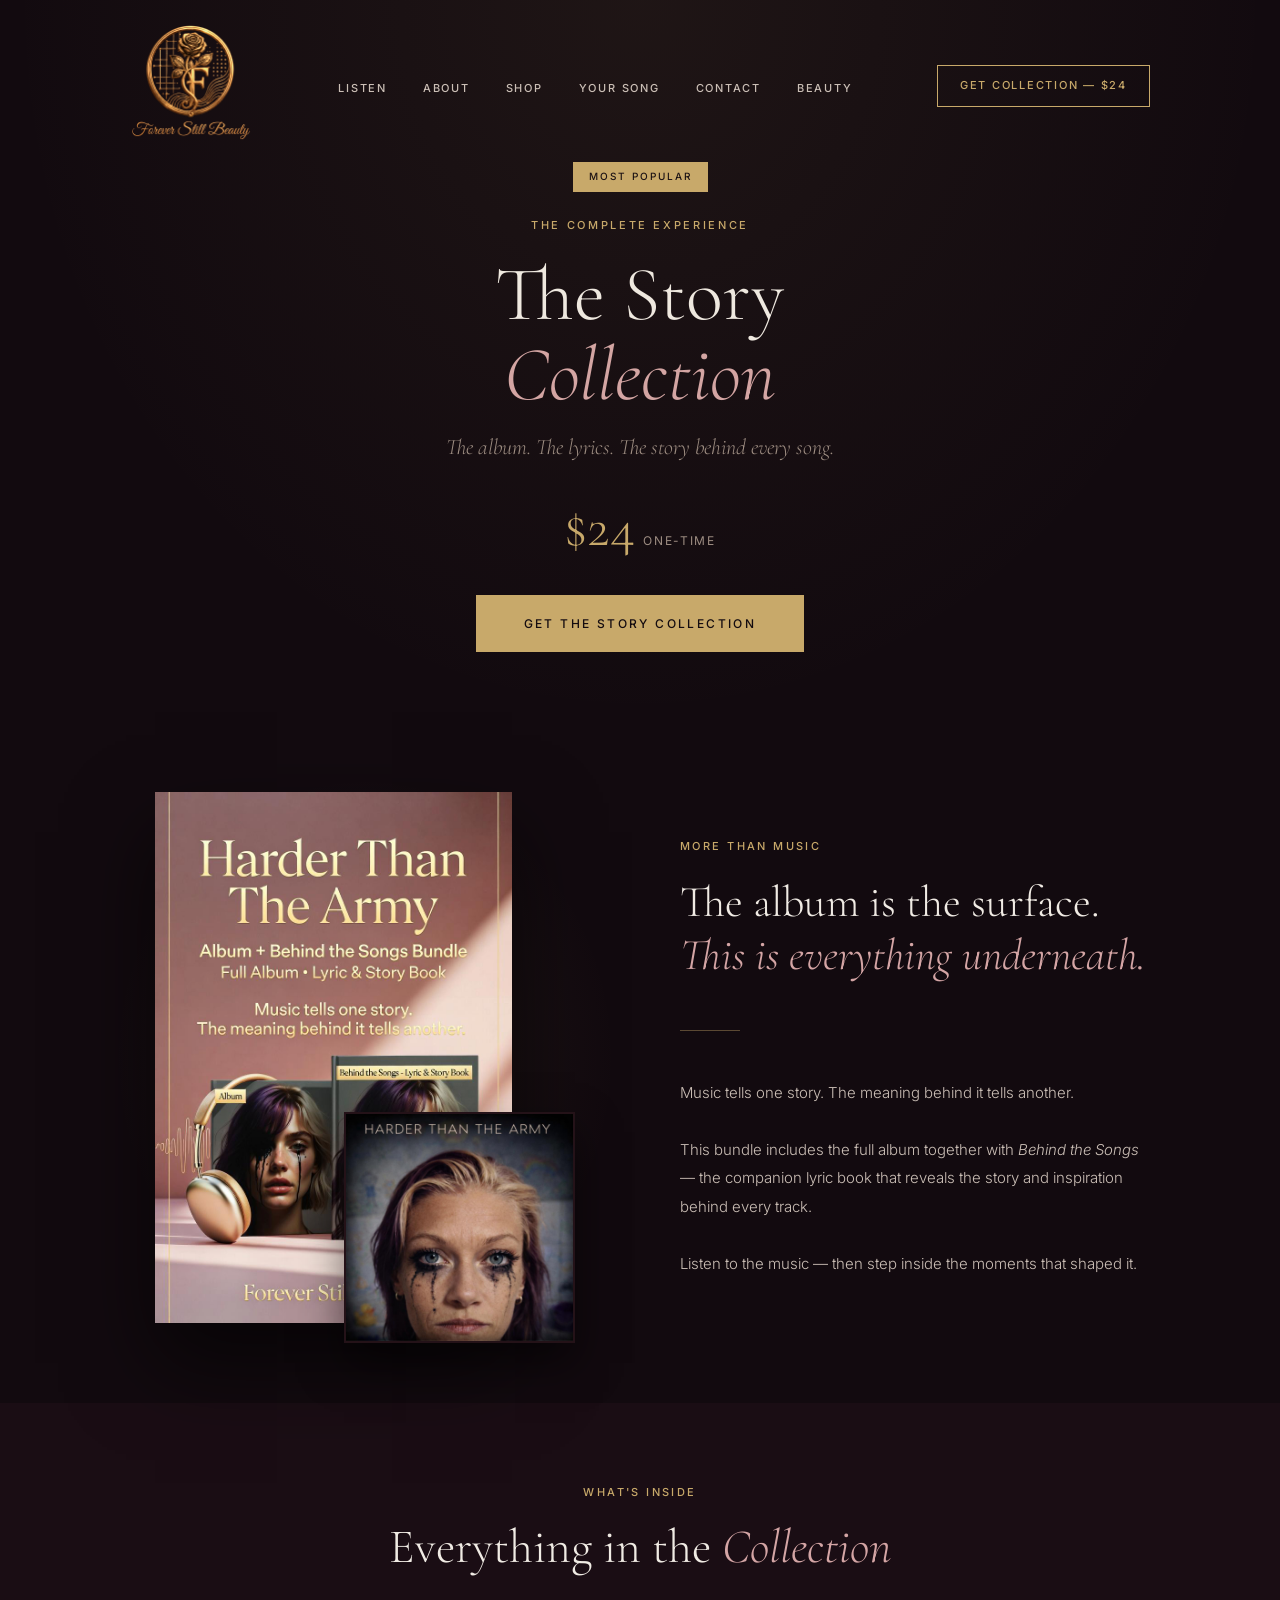
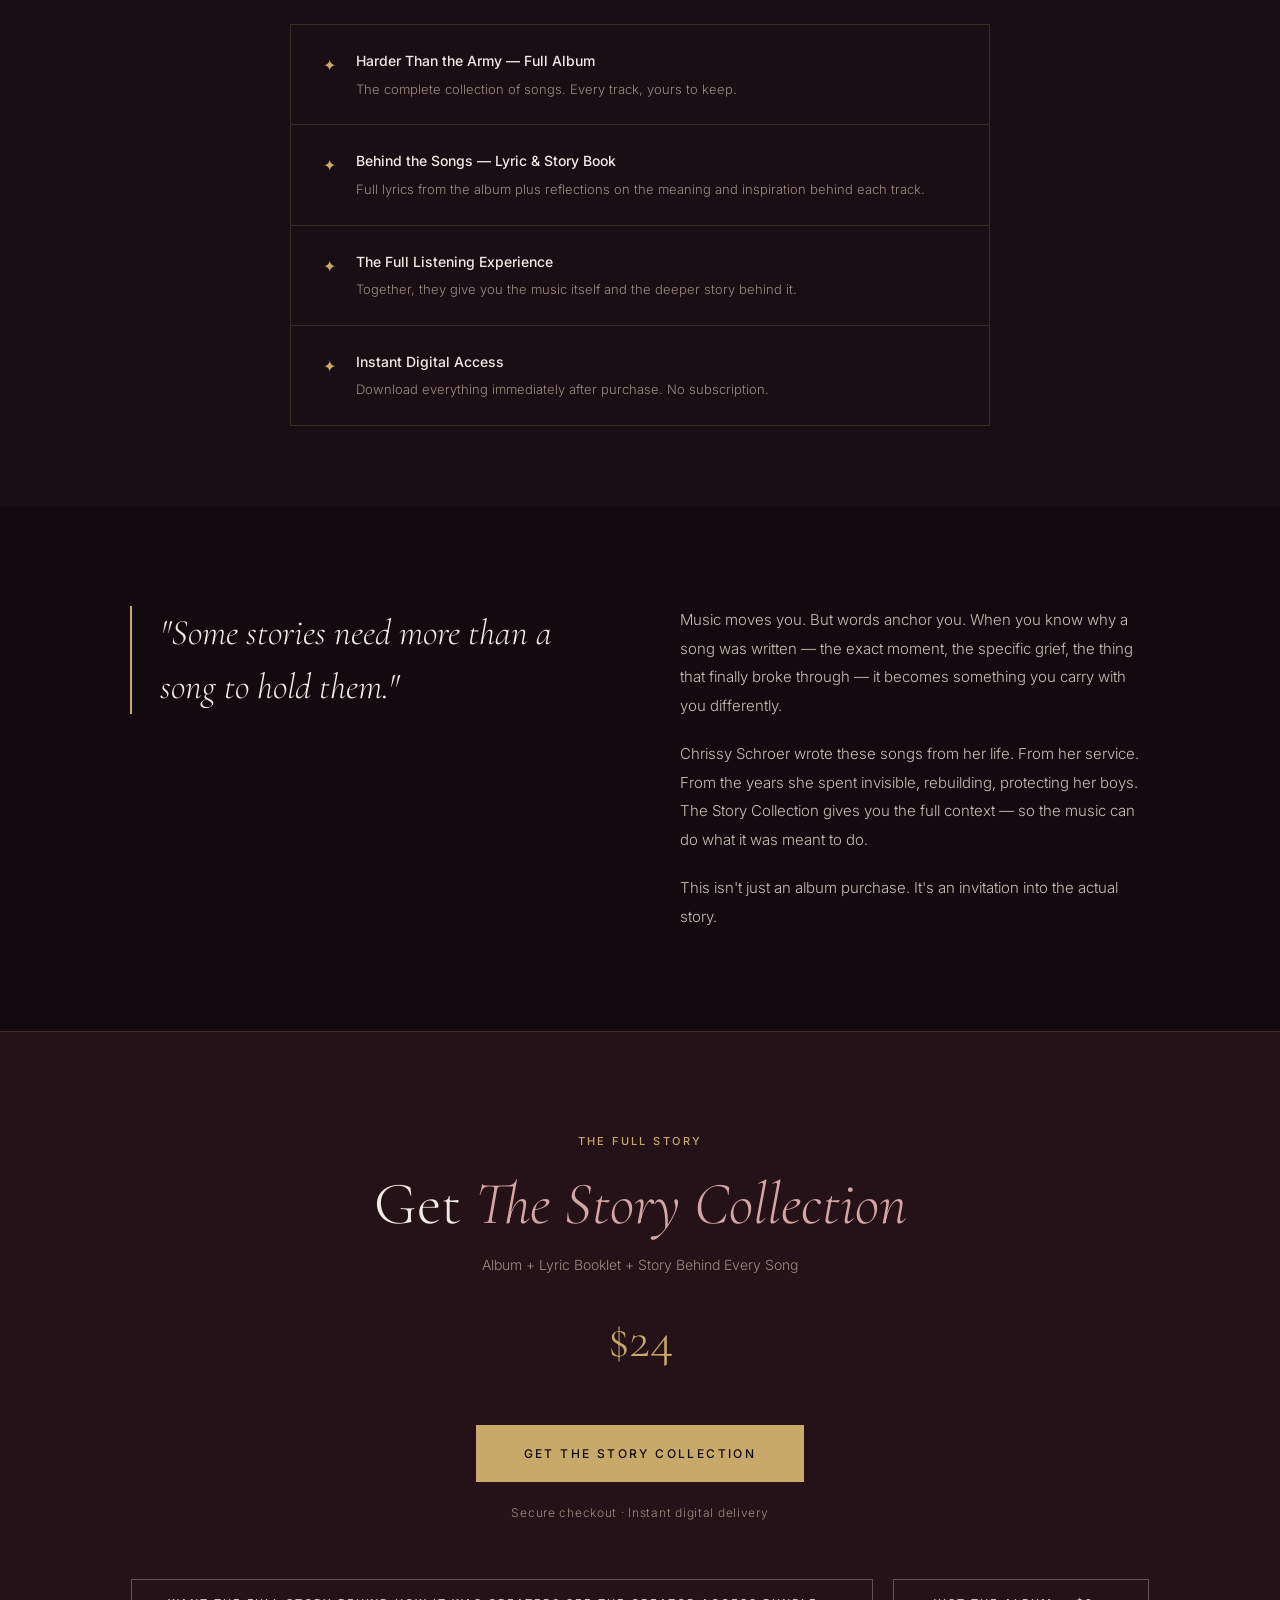
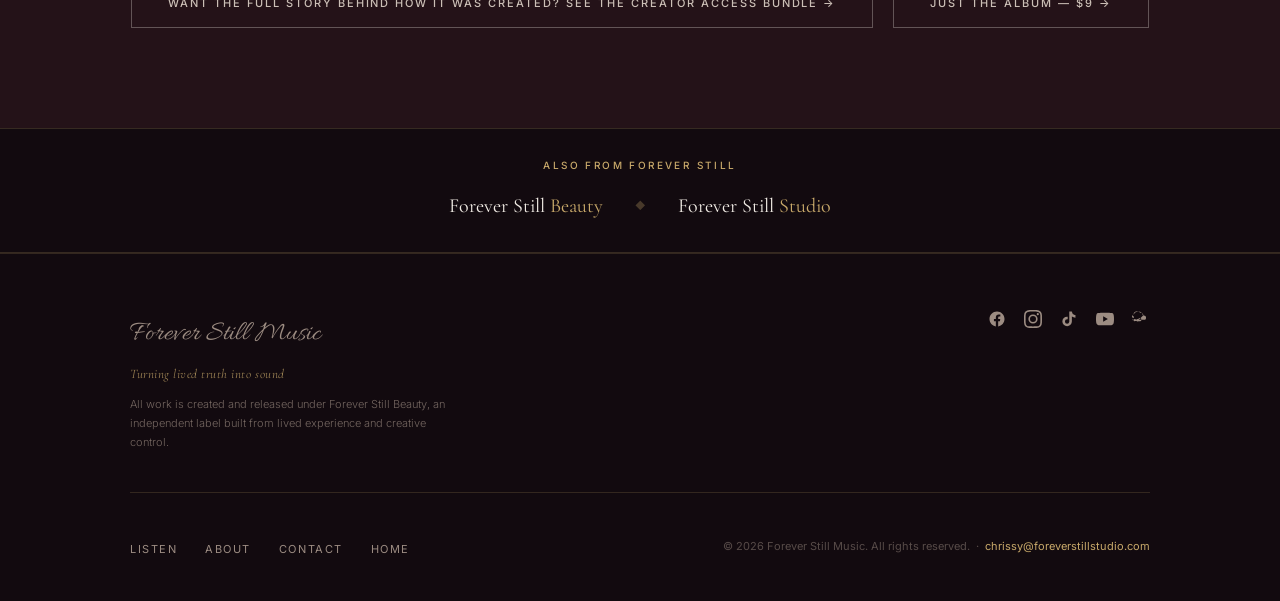
<file: story-collection.html>
﻿<!DOCTYPE html>
<html lang="en">
<head>
  <meta charset="UTF-8" />
  <meta name="msvalidate.01" content="E0C6E18F4C0CC4E89583FDD7A9A06F0D" />
  <meta name="viewport" content="width=device-width, initial-scale=1.0" />
  <title>The Story Collection | Forever Still Music</title>
  <meta name="description" content="The debut album plus the story behind every song. 11 real moments written down by Chrissy Schroer. Full digital collection — $24. Instant download." />
  <link rel="canonical" href="https://www.foreverstillbeauty.com/story-collection.html" />

  <!-- Open Graph -->
  <meta property="og:title" content="The Story Collection | Forever Still Music" />
  <meta property="og:description" content="The debut album plus the written story behind every song. 11 tracks, 11 moments — digital download, $24." />
  <meta property="og:image" content="https://www.foreverstillbeauty.com/images/album-cover.jpg" />
  <meta property="og:url" content="https://www.foreverstillbeauty.com/story-collection.html" />
  <meta property="og:type" content="website" />
  <meta property="og:site_name" content="Forever Still Music" />

  <!-- Twitter -->
  <meta name="twitter:card" content="summary_large_image" />
  <meta name="twitter:title" content="The Story Collection | Forever Still Music" />
  <meta name="twitter:description" content="The debut album plus the written story behind every song — $24." />
  <meta name="twitter:image" content="https://www.foreverstillbeauty.com/images/album-cover.jpg" />

  <!-- Schema.org -->
  <script type="application/ld+json">
  {
    "@context": "https://schema.org",
    "@type": "Product",
    "name": "The Story Collection — Forever Still Music",
    "description": "The debut album Harder Than the Army plus the written story behind every one of the 11 songs. Digital download.",
    "url": "https://www.foreverstillbeauty.com/story-collection.html",
    "image": "https://www.foreverstillbeauty.com/images/album-cover.jpg",
    "brand": {
      "@type": "Brand",
      "name": "Forever Still Music"
    },
    "offers": {
      "@type": "Offer",
      "price": "24.00",
      "priceCurrency": "USD",
      "availability": "https://schema.org/InStock",
      "url": "https://payhip.com/b/zPAKv"
    }
  }
  </script>

  <link rel="preconnect" href="https://fonts.googleapis.com" />
  <link rel="preconnect" href="https://fonts.gstatic.com" crossorigin />
  <link rel="preload" href="https://fonts.googleapis.com/css2?family=Cormorant+Garamond:ital,wght@0,300;0,400;0,600;1,300;1,400&family=Playfair+Display:ital,wght@0,400;0,700;1,400&family=Allura&family=Inter:wght@300;400;500&display=swap" as="style" onload="this.onload=null;this.rel='stylesheet'">
  <noscript><link rel="stylesheet" href="https://fonts.googleapis.com/css2?family=Cormorant+Garamond:ital,wght@0,300;0,400;0,600;1,300;1,400&family=Playfair+Display:ital,wght@0,400;0,700;1,400&family=Allura&family=Inter:wght@300;400;500&display=swap"></noscript><style>
    *, *::before, *::after { box-sizing: border-box; margin: 0; padding: 0; }
    :root {
      --bg: #120a0f; --bg-soft: #1a0d14; --bg-warm: #241218;
      --gold: #C8A96A; --gold-dim: #a8894a; --blush: #d4a5a5; --rose: #c4897a;
      --text: #f0ebe4; --text-muted: #9c8c82; --text-soft: #cbbfb6;
      --rule: rgba(200,169,106,0.18);
      --font-display: 'Cormorant Garamond', Georgia, serif;
      --font-serif: 'Playfair Display', Georgia, serif;
      --font-script: 'Allura', cursive;
      --font-sans: 'Inter', system-ui, sans-serif;
      --max-w: 1100px;
    }
    html { scroll-behavior: smooth; }
    body { background: var(--bg); color: var(--text); font-family: var(--font-sans); font-size: 16px; line-height: 1.75; -webkit-font-smoothing: antialiased; }
    a { color: inherit; text-decoration: none; }
    img { display: block; max-width: 100%; }
    .container { width: 100%; max-width: var(--max-w); margin: 0 auto; padding: 0 40px; }

    @keyframes logoFloat { 0%, 100% { transform: translateY(0px); } 50% { transform: translateY(-8px); } }
    .nav { position: fixed; top: 0; left: 0; right: 0; z-index: 100; padding: 16px 0; background: transparent; transition: background 0.5s ease, backdrop-filter 0.5s ease, padding 0.4s ease; }
    .nav.scrolled { background: rgba(18,10,15,0.88); backdrop-filter: blur(18px); -webkit-backdrop-filter: blur(18px); padding: 10px 0; border-bottom: 1px solid var(--rule); }
    .nav__inner { display: flex; align-items: center; justify-content: space-between; }
    .nav__logo { font-family: var(--font-script); font-size: 28px; color: var(--text); }
    .nav__logo span { color: var(--gold); }
    .nav__logo img { filter: sepia(0.6) saturate(1.8) hue-rotate(-8deg) brightness(0.92) contrast(1.05); animation: logoFloat 4s ease-in-out infinite; transition: filter 0.3s ease; }
    .nav__logo img:hover { filter: sepia(0.4) saturate(2.2) hue-rotate(-8deg) brightness(1.05) contrast(1.05); }
    .nav__links { display: flex; gap: 36px; list-style: none; }
    @keyframes navWave { 0%, 100% { transform: translateY(0px); } 50% { transform: translateY(-3px); } }
    .nav__links li { animation: navWave 3.5s ease-in-out infinite; }
    .nav__links li:nth-child(1) { animation-delay: 0s; }
    .nav__links li:nth-child(2) { animation-delay: 0.18s; }
    .nav__links li:nth-child(3) { animation-delay: 0.36s; }
    .nav__links li:nth-child(4) { animation-delay: 0.54s; }
    .nav__links li:nth-child(5) { animation-delay: 0.72s; }
    .nav__links a { font-family: var(--font-sans); font-size: 11px; font-weight: 500; letter-spacing: 0.16em; text-transform: uppercase; color: var(--text-soft); transition: color 0.2s; }
    .nav__links a:hover { color: var(--gold); }
    .nav__cta { font-family: var(--font-sans); font-size: 11px; font-weight: 500; letter-spacing: 0.16em; text-transform: uppercase; padding: 10px 22px; border: 1px solid var(--gold); color: var(--gold); transition: background 0.2s, color 0.2s, box-shadow 0.4s; }
    .nav__cta:hover { background: var(--gold); color: var(--bg); box-shadow: 0 0 18px rgba(200,169,106,0.45), 0 0 40px rgba(200,169,106,0.18); }

    /* Hero */
    .hero { padding: 160px 0 80px; text-align: center; position: relative; overflow: hidden; }
    .hero::before { content: ''; position: absolute; inset: 0; background: radial-gradient(ellipse at center top, rgba(200,169,106,0.07) 0%, transparent 70%); pointer-events: none; }
    .hero__badge { display: inline-block; background: var(--gold); color: var(--bg); font-family: var(--font-sans); font-size: 10px; font-weight: 500; letter-spacing: 0.2em; text-transform: uppercase; padding: 6px 16px; margin-bottom: 24px; }
    .hero__eyebrow { font-family: var(--font-sans); font-size: 11px; font-weight: 500; letter-spacing: 0.24em; text-transform: uppercase; color: var(--gold); margin-bottom: 20px; }
    .hero__title { font-family: var(--font-display); font-size: clamp(42px, 6vw, 80px); font-weight: 300; line-height: 1.05; color: var(--text); margin-bottom: 12px; }
    .hero__title em { font-style: italic; color: var(--blush); }
    .hero__subtitle { font-family: var(--font-display); font-size: clamp(16px, 2vw, 22px); font-weight: 300; font-style: italic; color: var(--text-muted); margin-bottom: 32px; }
    .hero__price { display: inline-flex; align-items: baseline; gap: 8px; margin-bottom: 40px; }
    .hero__amount { font-family: var(--font-display); font-size: 56px; font-weight: 300; color: var(--gold); line-height: 1; }
    .hero__period { font-family: var(--font-sans); font-size: 12px; letter-spacing: 0.14em; text-transform: uppercase; color: var(--text-muted); }
    .btn-primary { display: inline-block; background: var(--gold); color: var(--bg); font-family: var(--font-sans); font-size: 12px; font-weight: 500; letter-spacing: 0.2em; text-transform: uppercase; padding: 18px 48px; transition: background 0.2s, transform 0.2s; }
    .btn-primary:hover { background: #d4b87a; transform: translateY(-1px); box-shadow: 0 0 18px rgba(200,169,106,0.45), 0 0 40px rgba(200,169,106,0.18); }
    .btn-outline { display: inline-block; border: 1px solid rgba(240,235,228,0.3); color: var(--text-soft); font-family: var(--font-sans); font-size: 11px; font-weight: 500; letter-spacing: 0.18em; text-transform: uppercase; padding: 14px 36px; transition: border-color 0.2s, color 0.2s; }
    .btn-outline:hover { border-color: var(--gold); color: var(--gold); box-shadow: 0 0 18px rgba(200,169,106,0.35), 0 0 40px rgba(200,169,106,0.14); }

    /* Product visual */
    .product-visual { padding: 60px 0 80px; }
    .product-visual__inner { display: grid; grid-template-columns: 1fr 1fr; gap: 80px; align-items: center; }
    .product-visual__img { position: relative; }
    .product-visual__img-stack { position: relative; max-width: 420px; margin: 0 auto; }
    .product-visual__img-stack img:first-child { width: 85%; box-shadow: 0 40px 80px rgba(0,0,0,0.6); }
    .product-visual__img-stack img:last-child { width: 55%; position: absolute; bottom: -20px; right: 0; box-shadow: 0 20px 40px rgba(0,0,0,0.5); border: 2px solid var(--bg-warm); }
    .product-visual__img::before { content: ''; position: absolute; inset: -20px; background: radial-gradient(ellipse, rgba(200,169,106,0.08) 0%, transparent 70%); pointer-events: none; }
    .product-visual__label { font-family: var(--font-sans); font-size: 11px; font-weight: 500; letter-spacing: 0.22em; text-transform: uppercase; color: var(--gold); margin-bottom: 20px; }
    .product-visual__heading { font-family: var(--font-display); font-size: clamp(28px, 3.5vw, 44px); font-weight: 300; line-height: 1.2; color: var(--text); margin-bottom: 20px; }
    .product-visual__heading em { font-style: italic; color: var(--blush); }
    .product-visual__body { font-family: var(--font-sans); font-size: 15px; font-weight: 300; color: var(--text-soft); line-height: 1.9; }
    .divider { width: 60px; height: 1px; background: var(--gold); margin: 48px auto; opacity: 0.4; }
    .divider--left { margin-left: 0; }

    /* Includes */
    .includes { padding: 80px 0; background: var(--bg-soft); }
    .includes__inner { max-width: 700px; margin: 0 auto; text-align: center; }
    .section-label { font-family: var(--font-sans); font-size: 11px; font-weight: 500; letter-spacing: 0.22em; text-transform: uppercase; color: var(--gold); margin-bottom: 16px; }
    .section-title { font-family: var(--font-display); font-size: clamp(28px, 4vw, 48px); font-weight: 300; line-height: 1.2; color: var(--text); margin-bottom: 48px; }
    .section-title em { font-style: italic; color: var(--blush); }
    .includes__list { list-style: none; display: flex; flex-direction: column; gap: 0; text-align: left; border: 1px solid var(--rule); }
    .includes__item { display: flex; align-items: flex-start; gap: 20px; padding: 24px 32px; border-bottom: 1px solid var(--rule); }
    .includes__item:last-child { border-bottom: none; }
    .includes__check { color: var(--gold); font-size: 16px; flex-shrink: 0; margin-top: 2px; }
    .includes__item-name { font-family: var(--font-sans); font-size: 14px; font-weight: 500; color: var(--text); margin-bottom: 4px; }
    .includes__item-desc { font-family: var(--font-sans); font-size: 13px; font-weight: 300; color: var(--text-muted); }

    /* Why it matters */
    .why { padding: 100px 0; }
    .why__inner { display: grid; grid-template-columns: 1fr 1fr; gap: 80px; align-items: start; }
    .why__quote { font-family: var(--font-display); font-size: clamp(22px, 3vw, 36px); font-style: italic; font-weight: 300; color: var(--text); line-height: 1.5; padding-left: 28px; border-left: 2px solid var(--gold); }
    .why__body { font-family: var(--font-sans); font-size: 15px; font-weight: 300; color: var(--text-soft); line-height: 1.9; }
    .why__body p + p { margin-top: 20px; }

    /* CTA */
    .cta-section { padding: 100px 0; text-align: center; background: var(--bg-warm); border-top: 1px solid var(--rule); }
    .cta-section__eyebrow { font-family: var(--font-sans); font-size: 11px; font-weight: 500; letter-spacing: 0.22em; text-transform: uppercase; color: var(--gold); margin-bottom: 20px; }
    .cta-section__title { font-family: var(--font-display); font-size: clamp(32px, 5vw, 60px); font-weight: 300; line-height: 1.1; color: var(--text); margin-bottom: 16px; }
    .cta-section__title em { font-style: italic; color: var(--blush); }
    .cta-section__sub { font-family: var(--font-sans); font-size: 14px; font-weight: 300; color: var(--text-muted); margin-bottom: 16px; }
    .cta-section__price { font-family: var(--font-display); font-size: 52px; font-weight: 300; color: var(--gold); margin-bottom: 40px; }
    .cta-section__note { font-family: var(--font-sans); font-size: 12px; font-weight: 300; color: var(--text-muted); margin-top: 20px; letter-spacing: 0.06em; }

    /* Footer */
    .footer { border-top: 1px solid var(--rule); padding: 56px 0 40px; }
    .footer__top { display: flex; align-items: flex-start; justify-content: space-between; gap: 32px; flex-wrap: wrap; margin-bottom: 40px; padding-bottom: 40px; border-bottom: 1px solid var(--rule); }
    .footer__logo { font-family: var(--font-script); font-size: 28px; color: var(--text-muted); display: block; margin-bottom: 4px; }
    .footer__tagline { font-family: var(--font-display); font-size: 13px; font-style: italic; color: var(--gold); opacity: 0.75; margin-bottom: 10px; letter-spacing: 0.04em; }
    .footer__label { font-family: var(--font-sans); font-size: 11px; font-weight: 300; color: var(--text-muted); max-width: 320px; line-height: 1.7; opacity: 0.7; }
    .footer__social { display: flex; gap: 18px; align-items: center; }
    .footer__social a { color: var(--text-muted); transition: color 0.2s; display: flex; align-items: center; }
    .footer__social a:hover { color: var(--gold); }
    .footer__social svg { width: 18px; height: 18px; fill: currentColor; }
    .footer__inner { display: flex; align-items: center; justify-content: space-between; gap: 24px; flex-wrap: wrap; }
    .footer__links { display: flex; gap: 28px; list-style: none; }
    .footer__links a { font-family: var(--font-sans); font-size: 11px; letter-spacing: 0.14em; text-transform: uppercase; color: var(--text-muted); transition: color 0.2s; }
    .footer__links a:hover { color: var(--gold); }
    .footer__copy { font-family: var(--font-sans); font-size: 11px; color: rgba(156,140,130,0.5); }

    @media (max-width: 900px) {
      .container { padding: 0 24px; }
      .nav__links { display: none; }
      .product-visual__inner { grid-template-columns: 1fr; gap: 48px; }
      .why__inner { grid-template-columns: 1fr; gap: 40px; }
      .footer__top { flex-direction: column; }
      .footer__inner { flex-direction: column; text-align: center; }
      .footer__links { flex-wrap: wrap; justify-content: center; }
    }
  </style>
</head>
<body>

  <nav class="nav" id="nav">
    <div class="container">
      <div class="nav__inner">
        <a href="index.html" class="nav__logo"><img src="images/logo.png" alt="Forever Still Music" style="height:140px;width:auto;display:block;padding:8px 0;"></a>
        <ul class="nav__links">
          <li><a href="index.html#music">Listen</a></li>
          <li><a href="about.html">About</a></li>
          <li><a href="index.html#offer">Shop</a></li>
          <li><a href="method.html">Your Song</a></li>
          <li><a href="contact.html">Contact</a></li>
          <li><a href="beauty.html">Beauty</a></li>
        </ul>
        <a href="https://payhip.com/b/zPAKv" target="_blank" class="nav__cta">Get Collection — $24</a>
      </div>
    </div>
  </nav>

  <!-- Hero -->
  <section class="hero">
    <div class="container">
      <div class="hero__badge">Most Popular</div>
      <p class="hero__eyebrow">The Complete Experience</p>
      <h1 class="hero__title">The Story<br /><em>Collection</em></h1>
      <p class="hero__subtitle">The album. The lyrics. The story behind every song.</p>
      <div class="hero__price">
        <span class="hero__amount">$24</span>
        <span class="hero__period">One-Time</span>
      </div>
      <br />
      <a href="https://payhip.com/b/zPAKv" target="_blank" class="btn-primary">Get the Story Collection</a>
    </div>
  </section>

  <!-- Product visual -->
  <section class="product-visual">
    <div class="container">
      <div class="product-visual__inner">
        <div class="product-visual__img">
          <div class="product-visual__img-stack">
            <img src="images/lyricbundle.jpg" alt="Story Collection — lyric booklet" loading="lazy" />
            <img src="images/album-cover.jpg" alt="Album cover" loading="lazy" />
          </div>
        </div>
        <div class="product-visual__text">
          <p class="product-visual__label">More Than Music</p>
          <h2 class="product-visual__heading">The album is the surface.<br /><em>This is everything underneath.</em></h2>
          <div class="divider divider--left"></div>
          <p class="product-visual__body">Music tells one story. The meaning behind it tells another.<br /><br />This bundle includes the full album together with <em>Behind the Songs</em> — the companion lyric book that reveals the story and inspiration behind every track.<br /><br />Listen to the music — then step inside the moments that shaped it.</p>
        </div>
      </div>
    </div>
  </section>

  <!-- What's included -->
  <section class="includes">
    <div class="container">
      <div class="includes__inner">
        <p class="section-label">What's Inside</p>
        <h2 class="section-title">Everything in the <em>Collection</em></h2>
        <ul class="includes__list">
          <li class="includes__item">
            <span class="includes__check">✦</span>
            <div class="includes__item-text">
              <p class="includes__item-name">Harder Than the Army — Full Album</p>
              <p class="includes__item-desc">The complete collection of songs. Every track, yours to keep.</p>
            </div>
          </li>
          <li class="includes__item">
            <span class="includes__check">✦</span>
            <div class="includes__item-text">
              <p class="includes__item-name">Behind the Songs — Lyric &amp; Story Book</p>
              <p class="includes__item-desc">Full lyrics from the album plus reflections on the meaning and inspiration behind each track.</p>
            </div>
          </li>
          <li class="includes__item">
            <span class="includes__check">✦</span>
            <div class="includes__item-text">
              <p class="includes__item-name">The Full Listening Experience</p>
              <p class="includes__item-desc">Together, they give you the music itself and the deeper story behind it.</p>
            </div>
          </li>
          <li class="includes__item">
            <span class="includes__check">✦</span>
            <div class="includes__item-text">
              <p class="includes__item-name">Instant Digital Access</p>
              <p class="includes__item-desc">Download everything immediately after purchase. No subscription.</p>
            </div>
          </li>
        </ul>
      </div>
    </div>
  </section>

  <!-- Why it matters -->
  <section class="why">
    <div class="container">
      <div class="why__inner">
        <blockquote class="why__quote">"Some stories need more than a song to hold them."</blockquote>
        <div class="why__body">
          <p>Music moves you. But words anchor you. When you know why a song was written — the exact moment, the specific grief, the thing that finally broke through — it becomes something you carry with you differently.</p>
          <p>Chrissy Schroer wrote these songs from her life. From her service. From the years she spent invisible, rebuilding, protecting her boys. The Story Collection gives you the full context — so the music can do what it was meant to do.</p>
          <p>This isn't just an album purchase. It's an invitation into the actual story.</p>
        </div>
      </div>
    </div>
  </section>

  <!-- CTA -->
  <section class="cta-section">
    <div class="container">
      <p class="cta-section__eyebrow">The Full Story</p>
      <h2 class="cta-section__title">Get <em>The Story Collection</em></h2>
      <p class="cta-section__sub">Album + Lyric Booklet + Story Behind Every Song</p>
      <p class="cta-section__price">$24</p>
      <a href="https://payhip.com/b/zPAKv" target="_blank" class="btn-primary">Get the Story Collection</a>
      <p class="cta-section__note">Secure checkout · Instant digital delivery</p>
      <br /><br />
      <a href="creator-edition.html" class="btn-outline" style="margin-right:1rem;">Want the full story behind how it was created? See the Creator Access Bundle →</a>
      <a href="https://payhip.com/b/01goR" class="btn-outline" target="_blank" rel="noopener">Just the album — $9 →</a>
    </div>
  </section>

  <!-- Footer -->
  <!-- Also from Forever Still -->
  <section style="background:#120a0f;border-top:1px solid rgba(200,169,106,0.2);border-bottom:1px solid rgba(200,169,106,0.2);padding:28px 40px;text-align:center;">
    <p style="font-family:'Inter',sans-serif;font-size:10px;font-weight:500;letter-spacing:0.24em;text-transform:uppercase;color:#C8A96A;margin-bottom:14px;">Also from Forever Still</p>
    <div style="display:flex;align-items:center;justify-content:center;gap:32px;flex-wrap:wrap;">
      <a href="https://www.foreverstillbeauty.com" target="_blank" rel="noopener" style="font-family:'Cormorant Garamond',Georgia,serif;font-size:20px;font-weight:400;color:#f0ebe4;text-decoration:none;">Forever Still <span style="color:#C8A96A;">Beauty</span></a>
      <span style="color:rgba(200,169,106,0.3);font-size:10px;">◆</span>
      <a href="https://www.foreverstillstudio.com" target="_blank" rel="noopener" style="font-family:'Cormorant Garamond',Georgia,serif;font-size:20px;font-weight:400;color:#f0ebe4;text-decoration:none;">Forever Still <span style="color:#C8A96A;">Studio</span></a>
    </div>
  </section>

  <footer class="footer">
    <div class="container">
      <div class="footer__top">
        <div class="footer__brand">
          <a href="index.html" class="footer__logo">Forever Still Music</a>
          <p class="footer__tagline">Turning lived truth into sound</p>
          <p class="footer__label">All work is created and released under Forever Still Beauty, an independent label built from lived experience and creative control.</p>
        </div>
        <div class="footer__social">
          <a href="https://www.facebook.com/clschroer" target="_blank" rel="noopener" aria-label="Facebook"><svg viewBox="0 0 24 24" fill="currentColor"><path d="M22 12c0-5.523-4.477-10-10-10S2 6.477 2 12c0 4.991 3.657 9.128 8.438 9.878v-6.987H7.9v-2.89h2.538V9.845c0-2.506 1.492-3.89 3.777-3.89 1.094 0 2.238.195 2.238.195v2.46h-1.26c-1.243 0-1.63.771-1.63 1.562V12h2.773l-.443 2.89h-2.33v6.988C18.343 21.128 22 16.991 22 12z"/></svg></a>
          <a href="https://www.instagram.com/chrissyraine/" target="_blank" rel="noopener" aria-label="Instagram"><svg viewBox="0 0 24 24" fill="currentColor"><path d="M12 2.163c3.204 0 3.584.012 4.85.07 3.252.148 4.771 1.691 4.919 4.919.058 1.265.069 1.645.069 4.849 0 3.205-.012 3.584-.069 4.849-.149 3.225-1.664 4.771-4.919 4.919-1.266.058-1.644.07-4.85.07-3.204 0-3.584-.012-4.849-.07-3.26-.149-4.771-1.699-4.919-4.92-.058-1.265-.07-1.644-.07-4.849 0-3.204.013-3.583.07-4.849.149-3.227 1.664-4.771 4.919-4.919 1.266-.057 1.645-.069 4.849-.069zm0-2.163c-3.259 0-3.667.014-4.947.072-4.358.2-6.78 2.618-6.98 6.98-.059 1.281-.073 1.689-.073 4.948 0 3.259.014 3.668.072 4.948.2 4.358 2.618 6.78 6.98 6.98 1.281.058 1.689.072 4.948.072 3.259 0 3.668-.014 4.948-.072 4.354-.2 6.782-2.618 6.979-6.98.059-1.28.073-1.689.073-4.948 0-3.259-.014-3.667-.072-4.947-.196-4.354-2.617-6.78-6.979-6.98-1.281-.059-1.69-.073-4.949-.073zm0 5.838a6.162 6.162 0 100 12.324 6.162 6.162 0 000-12.324zM12 16a4 4 0 110-8 4 4 0 010 8zm6.406-11.845a1.44 1.44 0 100 2.881 1.44 1.44 0 000-2.881z"/></svg></a>
          <a href="https://www.tiktok.com/@foreverstillbeauty" target="_blank" rel="noopener" aria-label="TikTok"><svg viewBox="0 0 24 24" fill="currentColor"><path d="M19.59 6.69a4.83 4.83 0 01-3.77-4.25V2h-3.45v13.67a2.89 2.89 0 01-2.88 2.5 2.89 2.89 0 01-2.89-2.89 2.89 2.89 0 012.89-2.89c.28 0 .54.04.79.1V9.01a6.32 6.32 0 00-.79-.05 6.34 6.34 0 00-6.34 6.34 6.34 6.34 0 006.34 6.34 6.34 6.34 0 006.33-6.34V8.69a8.18 8.18 0 004.78 1.52V6.76a4.85 4.85 0 01-1.01-.07z"/></svg></a>
          <a href="https://www.youtube.com/@foreverstillbeauty" target="_blank" rel="noopener" aria-label="YouTube"><svg viewBox="0 0 24 24" fill="currentColor"><path d="M23.498 6.186a3.016 3.016 0 00-2.122-2.136C19.505 3.545 12 3.545 12 3.545s-7.505 0-9.377.505A3.017 3.017 0 00.502 6.186C0 8.07 0 12 0 12s0 3.93.502 5.814a3.016 3.016 0 002.122 2.136c1.871.505 9.376.505 9.376.505s7.505 0 9.377-.505a3.015 3.015 0 002.122-2.136C24 15.93 24 12 24 12s0-3.93-.502-5.814zM9.545 15.568V8.432L15.818 12l-6.273 3.568z"/></svg></a>
          <a href="https://soundcloud.com/foreverstillbeauty" target="_blank" rel="noopener" aria-label="SoundCloud"><svg viewBox="0 0 24 24" fill="currentColor"><path d="M1.175 12.225c-.017 0-.034.003-.05.006a.64.64 0 00-.496.635c0 .35.284.635.634.635h.012l.438-1.276h-.538zm1.502 0c-.068 0-.137.007-.203.02l-.355 1.256.355 1.054c.066.013.135.02.203.02a1.3 1.3 0 100-2.35zm2.302.14a1.159 1.159 0 00-1.158 1.16 1.159 1.159 0 102.317 0 1.16 1.16 0 00-1.159-1.16zm2.6-.508a1.667 1.667 0 100 3.335 1.667 1.667 0 000-3.335zm2.9-1.117a2.178 2.178 0 100 4.355 2.178 2.178 0 000-4.355zm4.6-3.84c-.21 0-.418.016-.624.046C13.956 3.82 11.514 2 8.65 2 6.73 2 4.997 2.756 3.72 3.986 3.02 4.657 2.5 5.494 2.193 6.426c-.135.003-.27.009-.404.02C.786 6.55 0 7.447 0 8.538c0 1.094.79 1.982 1.77 1.982h.405l.355-1.271-.355-1.065h-.405c-.49 0-.889-.398-.889-.888 0-.487.398-.885.888-.885.14 0 .274.034.393.095C2.23 6.3 2.19 6.09 2.19 5.87c0-1.5.8-2.814 2-3.55a4.92 4.92 0 012.46-.66c1.62 0 3.072.764 3.993 1.95.28-.065.573-.1.875-.1 2.073 0 3.752 1.68 3.752 3.752 0 .07-.002.14-.006.21.21-.053.433-.082.663-.082 1.52 0 2.752 1.232 2.752 2.752S18.65 12.894 17.13 12.894H9.08"/></svg></a>
        </div>
      </div>
      <div class="footer__inner">
        <ul class="footer__links">
          <li><a href="index.html#music">Listen</a></li>
          <li><a href="about.html">About</a></li>          <li><a href="contact.html">Contact</a></li>
          <li><a href="index.html">Home</a></li>
        </ul>
        <p class="footer__copy">&copy; 2026 Forever Still Music. All rights reserved. &nbsp;·&nbsp; <a href="mailto:chrissy@foreverstillstudio.com" style="color:var(--gold);text-decoration:none;">chrissy@foreverstillstudio.com</a></p>
      </div>
    </div>
  </footer>

  <script>
    const nav = document.getElementById('nav');
    window.addEventListener('scroll', () => { nav.classList.toggle('scrolled', window.scrollY > 60); }, { passive: true });
  </script>
</body>
</html>
</file>
<file: css/beauty.css>
/* ============================================================
   FOREVER STILL BEAUTY — Main Stylesheet
   ============================================================
   TABLE OF CONTENTS:
   01. Variables & Reset
   02. Base Typography
   03. Utility Classes
   04. Buttons
   05. Navigation
   06. Hero (Homepage)
   07. Page Hero (Inner Pages)
   08. Brand Strip
   09. Section Wrappers
   10. Collections Grid
   11. Brand Story Split
   12. Transformation Quote
   13. Values Grid
   14. Product Cards
   15. Shop Filters
   16. Newsletter
   17. Footer
   18. About Page
   19. Shop Page — Coming Soon
   20. Contact Page
   21. Scroll Reveal Animations
   22. Responsive / Mobile
   ============================================================ */

/* ----------------------------------------
   01. VARIABLES & RESET
   ---------------------------------------- */
:root {
  --ivory:          #FAF7F4;
  --cream:          #FFFDF9;
  --blush-lightest: #FBF0E8;
  --blush-light:    #F5EBE0;
  --blush:          #EDD9C8;
  --blush-dark:     #DBBFA8;
  --rose-light:     #D4A898;
  --rose:           #C4927A;
  --rose-deep:      #A07060;
  --gold-light:     #D4B88A;
  --gold:           #B8956A;
  --gold-dark:      #7a6040; /* darkened from #9A7A50 — WCAG AA on cream/ivory (5.78:1) */
  --taupe:          #8C7B6B;
  --text:           #2C2218;
  --text-soft:      #5C4A3A;
  --text-muted:     #9C8B7A;
  --border:         #E2D0BF;
  --border-light:   #EEE0D4;

  --font-serif:  'Cormorant Garamond', Georgia, serif;
  --font-sans:   'Jost', system-ui, -apple-system, sans-serif;

  --nav-h:    160px;
  --max-w:    1200px;
  --pad:      0 clamp(1.5rem, 5vw, 4rem);

  --ease:      cubic-bezier(0.25, 0.1, 0.25, 1);
  --ease-out:  cubic-bezier(0.0, 0.0, 0.2, 1);
  --dur:       0.35s;
  --dur-slow:  0.65s;
}

*, *::before, *::after { box-sizing: border-box; margin: 0; padding: 0; }
html { scroll-behavior: smooth; }

body {
  font-family: var(--font-sans);
  font-weight: 300;
  background: var(--ivory);
  color: var(--text);
  line-height: 1.75;
  -webkit-font-smoothing: antialiased;
  -moz-osx-font-smoothing: grayscale;
}

img { display: block; max-width: 100%; }
a { color: inherit; text-decoration: none; transition: color var(--dur) var(--ease); }
ul { list-style: none; }
button { cursor: pointer; background: none; border: none; font-family: inherit; }
input, textarea, select { font-family: inherit; }

/* ----------------------------------------
   02. BASE TYPOGRAPHY
   ---------------------------------------- */
h1, h2, h3, h4, h5, h6 {
  font-family: var(--font-serif);
  font-weight: 500;
  line-height: 1.15;
  color: var(--text);
}

.eyebrow {
  font-family: var(--font-sans);
  font-size: 0.68rem;
  font-weight: 500;
  letter-spacing: 0.24em;
  text-transform: uppercase;
  color: var(--gold-dark); /* WCAG AA — dark contexts override via their own rules */
}

/* ----------------------------------------
   03. UTILITY CLASSES
   ---------------------------------------- */
.container {
  width: 100%;
  max-width: var(--max-w);
  margin: 0 auto;
  padding: var(--pad);
}

.container--narrow {
  max-width: 780px;
  margin: 0 auto;
  padding: var(--pad);
}

.text-center { text-align: center; }
.mt-sm   { margin-top: 1rem; }
.mt-md   { margin-top: 2rem; }
.mt-lg   { margin-top: 3.5rem; }

.divider {
  width: 52px;
  height: 1px;
  background: var(--gold);
  margin: 1.6rem auto;
}
.divider--left { margin-left: 0; }

/* ----------------------------------------
   04. BUTTONS
   ---------------------------------------- */
.btn {
  display: inline-flex;
  align-items: center;
  justify-content: center;
  gap: 0.5rem;
  padding: 0.9rem 2.4rem;
  font-family: var(--font-sans);
  font-size: 0.72rem;
  font-weight: 500;
  letter-spacing: 0.2em;
  text-transform: uppercase;
  border: 1px solid transparent;
  transition: all var(--dur) var(--ease);
  cursor: pointer;
  white-space: nowrap;
}

.btn--primary {
  background: var(--gold);
  color: var(--cream);
  border-color: var(--gold);
}
.btn--primary:hover { background: var(--gold-dark); border-color: var(--gold-dark); color: var(--cream); }

.btn--dark {
  background: var(--text);
  color: var(--cream);
  border-color: var(--text);
}
.btn--dark:hover { background: #1a1510; border-color: #1a1510; }

.btn--ghost {
  background: transparent;
  color: var(--text);
  border-color: var(--text);
}
.btn--ghost:hover { background: var(--text); color: var(--cream); }

.btn--ghost-gold {
  background: transparent;
  color: var(--gold);
  border-color: var(--gold);
}
.btn--ghost-gold:hover { background: var(--gold); color: var(--cream); }

.btn--ghost-light {
  background: transparent;
  color: var(--cream);
  border-color: rgba(255,255,255,0.45);
}
.btn--ghost-light:hover { background: rgba(255,255,255,0.1); border-color: rgba(255,255,255,0.8); }

/* ----------------------------------------
   05. NAVIGATION
   ---------------------------------------- */
.nav {
  position: fixed;
  top: 0; left: 0; right: 0;
  z-index: 100;
  height: var(--nav-h);
  background: transparent;
  transition:
    background var(--dur-slow) var(--ease),
    box-shadow var(--dur-slow) var(--ease);
}

.nav.scrolled {
  background: rgba(250, 247, 244, 0.97);
  backdrop-filter: blur(14px);
  -webkit-backdrop-filter: blur(14px);
  box-shadow: 0 1px 0 var(--border-light);
}

.nav__inner {
  display: flex;
  align-items: center;
  justify-content: space-between;
  height: var(--nav-h);
  max-width: var(--max-w);
  margin: 0 auto;
  padding: 0 clamp(1.5rem, 5vw, 4rem);
}

.nav__logo {
  font-family: var(--font-serif);
  font-size: 1.7rem;
  font-weight: 500;
  letter-spacing: 0.03em;
  color: var(--text);
  flex-shrink: 0;
}
.nav__logo span { color: var(--gold); }

.nav__links {
  display: flex;
  align-items: center;
  gap: 2.5rem;
}
.nav__links a {
  font-size: 0.68rem;
  font-weight: 500;
  letter-spacing: 0.17em;
  text-transform: uppercase;
  color: var(--gold-light);
  position: relative;
}
.nav__links a::after {
  content: '';
  position: absolute;
  bottom: -3px; left: 0;
  width: 0; height: 1px;
  background: var(--gold);
  transition: width var(--dur) var(--ease);
}
.nav__links a:hover { color: #f0ebe4; }
.nav__links a.active { color: var(--gold-light); }
.nav__links a:hover::after,
.nav__links a.active::after { width: 100%; }

.nav__bag {
  display: flex;
  align-items: center;
  gap: 0.4rem;
  font-size: 0.68rem;
  font-weight: 500;
  letter-spacing: 0.1em;
  text-transform: uppercase;
  color: var(--text-soft);
  transition: color var(--dur);
}
.nav__bag:hover { color: var(--gold); }
.nav__bag svg { flex-shrink: 0; }

.nav__hamburger {
  display: none;
  flex-direction: column;
  gap: 5px;
  padding: 4px;
  z-index: 110;
}
.nav__hamburger span {
  display: block;
  width: 22px;
  height: 1.5px;
  background: var(--text);
  transition: transform var(--dur) var(--ease), opacity var(--dur);
}
.nav__hamburger.open span:nth-child(1) { transform: translateY(6.5px) rotate(45deg); }
.nav__hamburger.open span:nth-child(2) { opacity: 0; }
.nav__hamburger.open span:nth-child(3) { transform: translateY(-6.5px) rotate(-45deg); }

/* Mobile overlay menu */
.nav__mobile {
  position: fixed;
  inset: 0;
  background: var(--ivory);
  z-index: 99;
  display: flex;
  flex-direction: column;
  align-items: center;
  justify-content: center;
  gap: 2.2rem;
  transform: translateX(100%);
  transition: transform var(--dur-slow) var(--ease-out);
}
.nav__mobile.open { transform: translateX(0); }
.nav__mobile a {
  font-family: var(--font-serif);
  font-size: 2.4rem;
  font-weight: 400;
  color: var(--text);
  transition: color var(--dur);
}
.nav__mobile a:hover { color: var(--gold); }

/* ----------------------------------------
   06. HERO — HOMEPAGE
   ---------------------------------------- */
.hero {
  position: relative;
  min-height: 100vh;
  display: flex;
  align-items: center;
  justify-content: center;
  text-align: center;
  overflow: hidden;
  background: #0d0b0b;
}

/* Hero background image */
.hero__bg {
  position: absolute;
  inset: 0;
  z-index: 0;
}
.hero__bg img {
  position: absolute;
  inset: 0;
  width: 100%;
  height: 100%;
  object-fit: cover;
  object-position: center top;
}
/* Dark overlay so text stays readable */
.hero__bg::after {
  content: '';
  position: absolute;
  inset: 0;
  background:
    linear-gradient(to bottom, rgba(10,8,8,0.55) 0%, rgba(10,8,8,0.35) 50%, rgba(10,8,8,0.65) 100%),
    linear-gradient(to right, rgba(10,8,8,0.4) 0%, transparent 60%);
}

.hero::before,
.hero::after { display: none; }

.hero__content {
  position: relative;
  z-index: 2;
  max-width: 880px;
  padding: calc(var(--nav-h) + 3rem) clamp(1.5rem, 5vw, 3rem) 5rem;
}

.hero__eyebrow { margin-bottom: 2rem; color: #C8A96A; }

.hero__headline {
  font-family: var(--font-serif);
  font-size: clamp(3.2rem, 9vw, 7.2rem);
  font-weight: 400;
  line-height: 1.04;
  letter-spacing: -0.01em;
  color: #f0ebe4;
  margin-bottom: 2rem;
  text-shadow: 0 2px 24px rgba(0,0,0,0.4);
}
.hero__headline em { font-style: italic; color: #C8A96A; }

.hero__sub {
  font-family: var(--font-serif);
  font-size: clamp(1rem, 2.2vw, 1.3rem);
  font-weight: 300;
  font-style: italic;
  color: rgba(240,235,228,0.75);
  max-width: 520px;
  margin: 0 auto 3rem;
  line-height: 1.65;
}

.hero__actions {
  display: flex;
  align-items: center;
  justify-content: center;
  gap: 1.2rem;
  flex-wrap: wrap;
}

.hero__scroll {
  position: absolute;
  bottom: 2.5rem; left: 50%;
  transform: translateX(-50%);
  display: flex;
  flex-direction: column;
  align-items: center;
  gap: 0.5rem;
  font-size: 0.62rem;
  letter-spacing: 0.2em;
  text-transform: uppercase;
  color: rgba(200,169,106,0.6);
  animation: scrollBob 2.8s ease-in-out infinite;
}
.hero__scroll-line {
  width: 1px;
  height: 36px;
  background: linear-gradient(to bottom, rgba(200,169,106,0.5), transparent);
}

@keyframes scrollBob {
  0%, 100% { opacity: 0.45; transform: translateX(-50%) translateY(0); }
  55%       { opacity: 1;    transform: translateX(-50%) translateY(5px); }
}

/* ----------------------------------------
   07. PAGE HERO (Inner pages)
   ---------------------------------------- */
.page-hero {
  padding: calc(var(--nav-h) + 4.5rem) clamp(1.5rem, 5vw, 4rem) 4.5rem;
  text-align: center;
  background: linear-gradient(180deg, var(--blush-light) 0%, var(--ivory) 100%);
}
.page-hero__eyebrow { margin-bottom: 1.2rem; }
.page-hero__title {
  font-family: var(--font-serif);
  font-size: clamp(2.8rem, 6.5vw, 4.8rem);
  font-weight: 400;
  line-height: 1.08;
  margin-bottom: 1.3rem;
}
.page-hero__title em { font-style: italic; color: var(--rose-deep); }
.page-hero__sub {
  font-family: var(--font-serif);
  font-size: clamp(1rem, 2vw, 1.2rem);
  font-style: italic;
  color: var(--text-soft);
  max-width: 520px;
  margin: 0 auto;
}

/* ----------------------------------------
   08. BRAND STRIP
   ---------------------------------------- */
.brand-strip {
  background: var(--text);
  padding: 1.1rem clamp(1.5rem, 5vw, 4rem);
}
.brand-strip__inner {
  display: flex;
  align-items: center;
  justify-content: center;
  gap: 2.8rem;
  flex-wrap: wrap;
}
.brand-strip__item {
  font-size: 0.65rem;
  font-weight: 500;
  letter-spacing: 0.22em;
  text-transform: uppercase;
  color: rgba(255,255,255,0.55);
  display: flex;
  align-items: center;
  gap: 0.75rem;
}
.brand-strip__item::before {
  content: '◆';
  font-size: 0.45rem;
  color: var(--gold);
}

/* ----------------------------------------
   09. SECTION WRAPPERS
   ---------------------------------------- */
.section {
  padding: clamp(4.5rem, 9vw, 7.5rem) 0;
}
.section--blush  { background: var(--blush-light); }
.section--cream  { background: var(--cream); }
.section--dark   { background: var(--text); color: var(--cream); }
.section--rose   { background: var(--blush); }

.section__header {
  text-align: center;
  max-width: 620px;
  margin: 0 auto 4rem;
}
.section__header .eyebrow { margin-bottom: 1rem; }
.section__header h2 {
  font-size: clamp(2rem, 4.5vw, 3.2rem);
  margin-bottom: 1rem;
}
.section__header h2 em { font-style: italic; color: var(--rose-deep); }
.section__header p { color: var(--text-soft); font-size: 0.92rem; }

/* ----------------------------------------
   10. COLLECTIONS GRID
   ---------------------------------------- */
.collections-grid {
  display: grid;
  grid-template-columns: repeat(3, 1fr);
  gap: 2rem;
}

.collection-card { cursor: pointer; }

.collection-card__img {
  aspect-ratio: 3/4;
  overflow: hidden;
  position: relative;
}
.collection-card__placeholder {
  width: 100%;
  height: 100%;
  transition: transform 0.65s var(--ease);
}
.collection-card:hover .collection-card__placeholder { transform: scale(1.045); }

/* Collection image gradient flavors */
.collection-card__img--glow .collection-card__placeholder {
  background: linear-gradient(150deg, #F8EEE4 0%, #E0C8A8 48%, #C0985C 100%);
}
.collection-card__img--lip .collection-card__placeholder {
  background: linear-gradient(150deg, #FAEAE4 0%, #D8A898 48%, #B07868 100%);
}
.collection-card__img--essentials .collection-card__placeholder {
  background: linear-gradient(150deg, #F4ECDA 0%, #D8C090 48%, #B09060 100%);
}

.collection-card__body { padding: 1.5rem 0 0.5rem; }
.collection-card__tag {
  font-size: 0.62rem;
  font-weight: 500;
  letter-spacing: 0.18em;
  text-transform: uppercase;
  color: var(--gold-dark);
  margin-bottom: 0.4rem;
}
.collection-card__title {
  font-family: var(--font-serif);
  font-size: 1.35rem;
  font-weight: 500;
  margin-bottom: 0.5rem;
}
.collection-card__desc {
  font-size: 0.875rem;
  color: var(--text-muted);
  line-height: 1.65;
}
.collection-card__link {
  display: inline-flex;
  align-items: center;
  gap: 0.45rem;
  font-size: 0.68rem;
  font-weight: 500;
  letter-spacing: 0.15em;
  text-transform: uppercase;
  color: var(--gold-dark);
  margin-top: 1rem;
  transition: gap var(--dur), color var(--dur);
}
.collection-card__link::after { content: '→'; }
.collection-card__link:hover { gap: 0.75rem; color: var(--text); }

/* ----------------------------------------
   11. BRAND STORY SPLIT
   ---------------------------------------- */
.story-split {
  display: grid;
  grid-template-columns: 1fr 1fr;
  gap: clamp(3rem, 6vw, 6rem);
  align-items: center;
}

.story-split__img-wrap { position: relative; }

.story-split__img {
  aspect-ratio: 4/5;
  background: linear-gradient(145deg, #EDD9C8 0%, #D4B8A0 50%, #C4A080 100%);
  position: relative;
  overflow: hidden;
}
.story-split__img::after {
  content: '';
  position: absolute;
  inset: 18px;
  border: 1px solid rgba(184,149,106,0.28);
  pointer-events: none;
}

.story-split__img-label {
  position: absolute;
  bottom: -0.8rem;
  right: -0.8rem;
  background: var(--gold);
  color: var(--cream);
  padding: 1rem 1.4rem;
  font-family: var(--font-serif);
  font-size: 0.95rem;
  font-style: italic;
}

.story-split__content { padding: 1.5rem 0; }
.story-split__content .eyebrow { margin-bottom: 1.2rem; }
.story-split__content h2 {
  font-size: clamp(2rem, 4vw, 3rem);
  margin-bottom: 1.4rem;
}
.story-split__content h2 em { font-style: italic; color: var(--rose-deep); }
.story-split__content p {
  color: var(--text-soft);
  margin-bottom: 1.3rem;
  font-size: 0.94rem;
  line-height: 1.9;
}

/* ----------------------------------------
   12. TRANSFORMATION QUOTE
   ---------------------------------------- */
.transform-section {
  padding: clamp(5rem, 10vw, 9rem) 0;
  text-align: center;
  background:
    radial-gradient(ellipse at 50% 0%, rgba(196,146,122,0.13) 0%, transparent 55%),
    var(--cream);
}
.transform-section__quote {
  font-family: var(--font-serif);
  font-size: clamp(1.6rem, 3.8vw, 3rem);
  font-weight: 400;
  font-style: italic;
  color: var(--text-soft);
  max-width: 840px;
  margin: 0 auto;
  line-height: 1.45;
}
.transform-section__quote em { font-style: normal; color: var(--rose-deep); }
.transform-section__attr {
  margin-top: 2rem;
  font-size: 0.68rem;
  letter-spacing: 0.22em;
  text-transform: uppercase;
  color: var(--gold-dark);
}

/* ----------------------------------------
   13. VALUES GRID
   ---------------------------------------- */
.values-grid {
  display: grid;
  grid-template-columns: repeat(3, 1fr);
  gap: 2rem;
}
.value-card {
  text-align: center;
  padding: 3rem 1.8rem 2.5rem;
  border: 1px solid var(--border-light);
  background: var(--cream);
  transition: border-color var(--dur), box-shadow var(--dur);
}
.value-card:hover {
  border-color: rgba(184,149,106,0.4);
  box-shadow: 0 6px 30px rgba(44,34,24,0.06);
}
.value-card__icon {
  width: 44px;
  height: 44px;
  margin: 0 auto 1.6rem;
  color: var(--gold);
}
.value-card__title {
  font-family: var(--font-serif);
  font-size: 1.35rem;
  font-weight: 600;
  margin-bottom: 0.8rem;
}
.value-card__text {
  font-size: 0.875rem;
  color: var(--text-soft);
  line-height: 1.8;
}

/* ----------------------------------------
   14. PRODUCT CARDS
   ---------------------------------------- */
.products-grid {
  display: grid;
  grid-template-columns: repeat(auto-fill, minmax(260px, 1fr));
  gap: 2rem;
}

.product-card {
  background: var(--cream);
  transition: transform var(--dur) var(--ease), box-shadow var(--dur) var(--ease);
}
.product-card:hover {
  transform: translateY(-5px);
  box-shadow: 0 16px 44px rgba(44,34,24,0.09);
}

.product-card__img {
  aspect-ratio: 1 / 1.1;
  overflow: hidden;
  position: relative;
}
.product-card__img::after {
  content: 'View Product';
  position: absolute;
  inset: 0;
  background: rgba(44,34,24,0.26);
  display: flex;
  align-items: center;
  justify-content: center;
  color: rgba(255,255,255,0.92);
  font-size: 0.63rem;
  font-weight: 500;
  letter-spacing: 0.22em;
  text-transform: uppercase;
  opacity: 0;
  transition: opacity var(--dur);
  pointer-events: none;
}
.product-card:hover .product-card__img::after { opacity: 1; }

.product-card__img-fill {
  width: 100%;
  height: 100%;
  transition: transform 0.6s var(--ease);
}
.product-card:hover .product-card__img-fill { transform: scale(1.04); }

/* Product gradient variants */
.pc-glow    .product-card__img-fill { background: linear-gradient(148deg, #F8EEE4 0%, #E0C8A8 55%, #C8A070 100%); }
.pc-lip     .product-card__img-fill { background: linear-gradient(148deg, #FAE8E4 0%, #DCA898 55%, #B07868 100%); }
.pc-mist    .product-card__img-fill { background: linear-gradient(148deg, #FFF5F0 0%, #F0D8CC 55%, #D8B0A0 100%); }
.pc-oil     .product-card__img-fill { background: linear-gradient(148deg, #FAF0D0 0%, #DCC080 55%, #B89050 100%); }
.pc-guide   .product-card__img-fill { background: linear-gradient(148deg, #F8F0E8 0%, #E0D0B8 55%, #C8B090 100%); }
.pc-velvet  .product-card__img-fill { background: linear-gradient(148deg, #F4EAE4 0%, #D0B8B0 55%, #B09088 100%); }
.pc-palette .product-card__img-fill { background: linear-gradient(148deg, #F4EEE8 0%, #CCC0B0 55%, #A89080 100%); }
.pc-bundle  .product-card__img-fill { background: linear-gradient(148deg, #FAF0E8 0%, #E0C8B0 55%, #C8A888 100%); }

.product-card__badge {
  position: absolute;
  top: 1rem; left: 1rem;
  font-size: 0.58rem;
  font-weight: 600;
  letter-spacing: 0.15em;
  text-transform: uppercase;
  background: var(--gold);
  color: var(--cream);
  padding: 0.28rem 0.65rem;
  z-index: 2;
}
.product-card__badge--new { background: var(--rose-deep); }

.product-card__body { padding: 1.3rem 1.5rem 1.7rem; }
.product-card__cat {
  font-size: 0.6rem;
  font-weight: 500;
  letter-spacing: 0.18em;
  text-transform: uppercase;
  color: var(--text-muted);
  margin-bottom: 0.4rem;
}
.product-card__name {
  font-family: var(--font-serif);
  font-size: 1.1rem;
  font-weight: 600;
  margin-bottom: 0.5rem;
  color: var(--text);
}
.product-card__desc {
  font-size: 0.825rem;
  color: var(--text-soft);
  line-height: 1.65;
  margin-bottom: 1.1rem;
}
.product-card__footer {
  display: flex;
  align-items: center;
  justify-content: space-between;
  gap: 0.8rem;
}
.product-card__price {
  font-family: var(--font-serif);
  font-size: 1.2rem;
  font-weight: 500;
  color: var(--text);
}
.product-card__btn {
  padding: 0.55rem 1.1rem;
  font-size: 0.62rem;
  font-weight: 600;
  letter-spacing: 0.15em;
  text-transform: uppercase;
  background: var(--text);
  color: var(--cream);
  border: 1px solid var(--text);
  transition: all var(--dur);
}
.product-card__btn:hover { background: var(--gold); border-color: var(--gold); }

/* ----------------------------------------
   15. SHOP FILTERS
   ---------------------------------------- */
.shop-filters {
  display: flex;
  align-items: center;
  justify-content: center;
  gap: 0.5rem;
  flex-wrap: wrap;
  margin-bottom: 3.5rem;
}
.filter-btn {
  padding: 0.55rem 1.5rem;
  font-family: var(--font-sans);
  font-size: 0.68rem;
  font-weight: 500;
  letter-spacing: 0.15em;
  text-transform: uppercase;
  border: 1px solid var(--border);
  color: var(--text-soft);
  background: transparent;
  transition: all var(--dur);
  cursor: pointer;
}
.filter-btn:hover,
.filter-btn.active {
  background: var(--text);
  color: var(--cream);
  border-color: var(--text);
}

/* ----------------------------------------
   16. NEWSLETTER
   ---------------------------------------- */
.newsletter {
  background: var(--text);
  padding: clamp(4.5rem, 8vw, 7rem) 0;
  text-align: center;
}
.newsletter__eyebrow { color: var(--gold); margin-bottom: 1.2rem; }
.newsletter__title {
  font-family: var(--font-serif);
  font-size: clamp(2rem, 4.5vw, 3.2rem);
  font-weight: 400;
  color: var(--cream);
  margin-bottom: 0.9rem;
}
.newsletter__sub {
  font-size: 0.875rem;
  color: rgba(255,255,255,0.5);
  max-width: 400px;
  margin: 0 auto 2.8rem;
  line-height: 1.7;
}
.newsletter__form {
  display: flex;
  max-width: 440px;
  margin: 0 auto;
}
.newsletter__input {
  flex: 1;
  padding: 0.9rem 1.4rem;
  background: rgba(255,255,255,0.07);
  border: 1px solid rgba(255,255,255,0.14);
  border-right: none;
  color: var(--cream);
  font-size: 0.875rem;
  outline: none;
  transition: border-color var(--dur);
}
.newsletter__input::placeholder { color: rgba(255,255,255,0.3); }
.newsletter__input:focus { border-color: var(--gold); }
.newsletter__submit {
  padding: 0.9rem 1.8rem;
  background: var(--gold);
  color: var(--cream);
  border: 1px solid var(--gold);
  font-family: var(--font-sans);
  font-size: 0.68rem;
  font-weight: 500;
  letter-spacing: 0.18em;
  text-transform: uppercase;
  white-space: nowrap;
  transition: background var(--dur);
  cursor: pointer;
}
.newsletter__submit:hover { background: var(--gold-dark); border-color: var(--gold-dark); }
.newsletter__note {
  margin-top: 1.2rem;
  font-size: 0.7rem;
  color: rgba(255,255,255,0.25);
  letter-spacing: 0.04em;
}
.newsletter__success {
  display: none;
  font-family: var(--font-serif);
  font-size: 1.3rem;
  font-style: italic;
  color: var(--gold-light);
  margin-top: 1rem;
}

/* ----------------------------------------
   17. FOOTER
   ---------------------------------------- */
.footer {
  background: #191410;
  color: rgba(255,255,255,0.5);
  padding: clamp(3.5rem, 7vw, 6rem) 0 2.5rem;
}
.footer__grid {
  display: grid;
  grid-template-columns: 2fr 1fr 1fr 1.6fr;
  gap: 3rem;
  margin-bottom: 3.5rem;
}
.footer__brand-name {
  font-family: var(--font-serif);
  font-size: 1.3rem;
  font-weight: 500;
  color: var(--cream);
  margin-bottom: 0.5rem;
}
.footer__brand-tagline {
  font-family: var(--font-serif);
  font-size: 0.88rem;
  font-style: italic;
  color: rgba(255,255,255,0.38);
  margin-bottom: 1.2rem;
}
.footer__brand-desc {
  font-size: 0.8rem;
  color: rgba(255,255,255,0.3);
  line-height: 1.75;
  margin-bottom: 1.5rem;
}
.footer__socials {
  display: flex;
  gap: 0.6rem;
}
.footer__social-link {
  width: 36px; height: 36px;
  border: 1px solid rgba(255,255,255,0.12);
  display: flex;
  align-items: center;
  justify-content: center;
  font-size: 0.6rem;
  font-weight: 600;
  letter-spacing: 0.04em;
  color: rgba(255,255,255,0.35);
  transition: all var(--dur);
}
.footer__social-link:hover { border-color: var(--gold); color: var(--gold); }

.footer__col-title {
  font-size: 0.62rem;
  font-weight: 600;
  letter-spacing: 0.22em;
  text-transform: uppercase;
  color: rgba(255,255,255,0.45);
  margin-bottom: 1.4rem;
}
.footer__links { display: flex; flex-direction: column; gap: 0.65rem; }
.footer__links a {
  font-size: 0.84rem;
  color: rgba(255,255,255,0.38);
  transition: color var(--dur);
}
.footer__links a:hover { color: var(--gold); }

.footer__mini-form input {
  width: 100%;
  padding: 0.72rem 1rem;
  background: rgba(255,255,255,0.06);
  border: 1px solid rgba(255,255,255,0.1);
  color: var(--cream);
  font-size: 0.8rem;
  margin-bottom: 0.5rem;
  outline: none;
}
.footer__mini-form input::placeholder { color: rgba(255,255,255,0.22); }
.footer__mini-form input:focus { border-color: var(--gold); }
.footer__mini-form button {
  width: 100%;
  padding: 0.65rem;
  background: var(--gold);
  color: var(--cream);
  font-family: var(--font-sans);
  font-size: 0.63rem;
  font-weight: 500;
  letter-spacing: 0.16em;
  text-transform: uppercase;
  border: none;
  cursor: pointer;
  transition: background var(--dur);
}
.footer__mini-form button:hover { background: var(--gold-dark); }

.footer__bottom {
  border-top: 1px solid rgba(255,255,255,0.06);
  padding-top: 1.8rem;
  display: flex;
  align-items: center;
  justify-content: space-between;
  flex-wrap: wrap;
  gap: 1rem;
}
.footer__copy { font-size: 0.74rem; color: rgba(255,255,255,0.22); }
.footer__legal { display: flex; gap: 1.5rem; }
.footer__legal a { font-size: 0.74rem; color: rgba(255,255,255,0.22); transition: color var(--dur); }
.footer__legal a:hover { color: var(--gold); }

/* ----------------------------------------
   18. ABOUT PAGE
   ---------------------------------------- */
.about-story {
  display: grid;
  grid-template-columns: 1fr 1fr;
  gap: clamp(3rem, 6vw, 6rem);
  align-items: center;
}

.about-story__img-wrap { position: sticky; top: calc(var(--nav-h) + 2rem); }

.about-story__img {
  aspect-ratio: 4/5;
  background: linear-gradient(145deg, #EDD9C8 0%, #D4B8A0 50%, #C4A080 100%);
  position: relative;
  overflow: hidden;
}
.about-story__img::after {
  content: '';
  position: absolute;
  inset: 20px;
  border: 1px solid rgba(184,149,106,0.24);
  pointer-events: none;
}

.about-story__img-caption {
  position: absolute;
  bottom: -1rem; right: -1rem;
  background: var(--gold);
  color: var(--cream);
  padding: 1rem 1.4rem;
  font-family: var(--font-serif);
  font-style: italic;
  font-size: 0.95rem;
}

.about-story__content h2 {
  font-size: clamp(2rem, 4vw, 3rem);
  margin-bottom: 1.6rem;
}
.about-story__content h2 em { font-style: italic; color: var(--rose-deep); }
.about-story__content p {
  color: var(--text-soft);
  font-size: 0.95rem;
  line-height: 1.92;
  margin-bottom: 1.5rem;
}
.about-pull-quote {
  font-family: var(--font-serif);
  font-size: 1.45rem;
  font-style: italic;
  color: var(--rose-deep);
  border-left: 2px solid var(--gold);
  padding-left: 1.6rem;
  margin: 2.5rem 0;
  line-height: 1.5;
}

.about-values-grid {
  display: grid;
  grid-template-columns: repeat(3, 1fr);
  gap: 2rem;
}
.about-value {
  padding: 2.5rem 1.8rem;
  border: 1px solid var(--border-light);
  text-align: center;
  transition: border-color var(--dur), box-shadow var(--dur);
}
.about-value:hover {
  border-color: rgba(184,149,106,0.4);
  box-shadow: 0 4px 20px rgba(44,34,24,0.05);
}
.about-value__num {
  font-family: var(--font-serif);
  font-size: 2.8rem;
  color: var(--blush-dark);
  font-weight: 300;
  line-height: 1;
  margin-bottom: 1rem;
}
.about-value__title {
  font-family: var(--font-serif);
  font-size: 1.15rem;
  font-weight: 600;
  margin-bottom: 0.75rem;
}
.about-value__text { font-size: 0.875rem; color: var(--text-soft); line-height: 1.8; }

.founder-section {
  display: grid;
  grid-template-columns: 1fr 2fr;
  gap: clamp(3rem, 6vw, 5rem);
  align-items: center;
}
.founder-img {
  aspect-ratio: 3/4;
  background: linear-gradient(145deg, #F5EBE0 0%, #D4B8A0 50%, #C4927A 100%);
  position: relative;
}
.founder-img::after {
  content: '';
  position: absolute;
  inset: 20px;
  border: 1px solid rgba(255,255,255,0.35);
}
.founder-content h2 {
  font-size: clamp(1.8rem, 3.5vw, 2.6rem);
  margin-bottom: 1.5rem;
}
.founder-content h2 em { font-style: italic; color: var(--rose-deep); }
.founder-content p {
  color: var(--text-soft);
  font-size: 0.95rem;
  line-height: 1.9;
  margin-bottom: 1.3rem;
}
.founder-signature {
  font-family: var(--font-serif);
  font-size: 1.5rem;
  font-style: italic;
  color: var(--rose-deep);
  margin-top: 1.5rem;
}

/* ----------------------------------------
   19. COMING SOON
   ---------------------------------------- */
.coming-soon {
  position: relative;
  overflow: hidden;
  background: linear-gradient(135deg, #1a1510 0%, #2C2218 100%);
  padding: clamp(4.5rem, 8vw, 7rem) 0;
  text-align: center;
}
.coming-soon::before {
  content: '';
  position: absolute;
  width: 550px; height: 550px;
  border-radius: 50%;
  border: 1px solid rgba(184,149,106,0.13);
  top: 50%; left: 50%;
  transform: translate(-50%, -50%);
}
.coming-soon__eyebrow { color: var(--gold); margin-bottom: 1.3rem; }
.coming-soon__title {
  font-family: var(--font-serif);
  font-size: clamp(2.2rem, 5vw, 3.8rem);
  font-weight: 400;
  color: var(--cream);
  margin-bottom: 1rem;
}
.coming-soon__title em { font-style: italic; color: var(--rose-light); }
.coming-soon__sub {
  font-size: 0.9rem;
  color: rgba(255,255,255,0.45);
  max-width: 440px;
  margin: 0 auto 2.8rem;
  line-height: 1.75;
}

/* ----------------------------------------
   20. CONTACT PAGE
   ---------------------------------------- */
.contact-layout {
  display: grid;
  grid-template-columns: 1fr 1.5fr;
  gap: clamp(3rem, 6vw, 6rem);
  align-items: start;
}

.contact-info__title {
  font-family: var(--font-serif);
  font-size: clamp(1.4rem, 3vw, 2rem);
  font-weight: 500;
  margin-bottom: 1rem;
}
.contact-info__text {
  color: var(--text-soft);
  font-size: 0.92rem;
  line-height: 1.9;
  margin-bottom: 2.5rem;
}
.contact-detail { display: flex; flex-direction: column; gap: 1.4rem; margin-bottom: 2.5rem; }
.contact-detail__label {
  font-size: 0.62rem;
  font-weight: 600;
  letter-spacing: 0.2em;
  text-transform: uppercase;
  color: var(--gold-dark);
  margin-bottom: 0.2rem;
  display: block;
}
.contact-detail__val { font-size: 0.9rem; color: var(--text-soft); }

.contact-socials { display: flex; gap: 0.7rem; margin-top: 2.5rem; }
.contact-social {
  width: 42px; height: 42px;
  border: 1px solid var(--border);
  display: flex;
  align-items: center;
  justify-content: center;
  font-size: 0.62rem;
  font-weight: 600;
  color: var(--text-soft);
  transition: all var(--dur);
}
.contact-social:hover { border-color: var(--gold); color: var(--gold); }

.contact-form-wrap {
  background: var(--cream);
  padding: 2.8rem;
}
.contact-form-wrap h3 {
  font-family: var(--font-serif);
  font-size: 1.4rem;
  margin-bottom: 0.5rem;
}
.contact-form-wrap p {
  font-size: 0.84rem;
  color: var(--text-muted);
  margin-bottom: 2rem;
}

.form-row { display: grid; grid-template-columns: 1fr 1fr; gap: 1.2rem; }
.form-group { display: flex; flex-direction: column; gap: 0.4rem; margin-bottom: 1.4rem; }
.form-group label {
  font-size: 0.62rem;
  font-weight: 600;
  letter-spacing: 0.18em;
  text-transform: uppercase;
  color: var(--text-muted);
}
.form-group input,
.form-group textarea,
.form-group select {
  padding: 0.82rem 1rem;
  border: 1px solid var(--border);
  background: var(--ivory);
  color: var(--text);
  font-size: 0.875rem;
  outline: none;
  transition: border-color var(--dur);
  resize: vertical;
}
.form-group input:focus,
.form-group textarea:focus,
.form-group select:focus { border-color: var(--gold); }
.form-group input::placeholder,
.form-group textarea::placeholder { color: var(--text-muted); }
.form-group textarea { min-height: 135px; }

.form-submit {
  width: 100%;
  padding: 1rem;
  background: var(--gold);
  color: var(--cream);
  border: none;
  font-family: var(--font-sans);
  font-size: 0.7rem;
  font-weight: 500;
  letter-spacing: 0.2em;
  text-transform: uppercase;
  cursor: pointer;
  transition: background var(--dur);
  margin-top: 0.4rem;
}
.form-submit:hover { background: var(--gold-dark); }

.form-success {
  display: none;
  text-align: center;
  padding: 2.5rem 1rem;
}
.form-success h3 {
  font-family: var(--font-serif);
  font-size: 1.8rem;
  color: var(--rose-deep);
  margin-bottom: 0.8rem;
}
.form-success p { color: var(--text-soft); font-size: 0.9rem; }

/* ----------------------------------------
   21. SCROLL REVEAL
   ---------------------------------------- */
.reveal {
  opacity: 0;
  transform: translateY(26px);
  transition: opacity 0.72s var(--ease), transform 0.72s var(--ease);
}
.reveal.visible { opacity: 1; transform: translateY(0); }
.reveal-delay-1 { transition-delay: 0.1s; }
.reveal-delay-2 { transition-delay: 0.2s; }
.reveal-delay-3 { transition-delay: 0.32s; }
.reveal-delay-4 { transition-delay: 0.44s; }

/* ----------------------------------------
   22. RESPONSIVE / MOBILE
   ---------------------------------------- */
@media (max-width: 1080px) {
  .footer__grid { grid-template-columns: 1fr 1fr; gap: 2.5rem; }
  .collections-grid { grid-template-columns: repeat(2, 1fr); }
}

@media (max-width: 900px) {
  .about-story { grid-template-columns: 1fr; }
  .about-story__img-wrap { position: static; }
  .about-story__img-caption { display: none; }
  .founder-section { grid-template-columns: 1fr; }
  .founder-img { max-height: 360px; aspect-ratio: auto; }
}

@media (max-width: 768px) {
  .nav__links,
  .nav__bag { display: none; }
  .nav__hamburger { display: flex; }

  .collections-grid { grid-template-columns: 1fr; max-width: 400px; margin: 0 auto; }
  .story-split { grid-template-columns: 1fr; }
  .story-split__img-label { display: none; }
  .values-grid { grid-template-columns: 1fr; gap: 1rem; }
  .about-values-grid { grid-template-columns: 1fr; gap: 1rem; }
  .contact-layout { grid-template-columns: 1fr; }
  .form-row { grid-template-columns: 1fr; }
  .footer__grid { grid-template-columns: 1fr; gap: 2rem; }
  .newsletter__form { flex-direction: column; }
  .newsletter__input { border-right: 1px solid rgba(255,255,255,0.14); }
  .products-grid { grid-template-columns: repeat(2, 1fr); gap: 1.2rem; }
  .brand-strip__inner { gap: 1.5rem; }
}

@media (max-width: 520px) {
  .hero__actions { flex-direction: column; align-items: stretch; max-width: 280px; margin: 0 auto; }
  .products-grid { grid-template-columns: 1fr; max-width: 340px; margin: 0 auto; }
  .contact-form-wrap { padding: 1.5rem; }
  .footer__bottom { flex-direction: column; text-align: center; }
}
</file>
